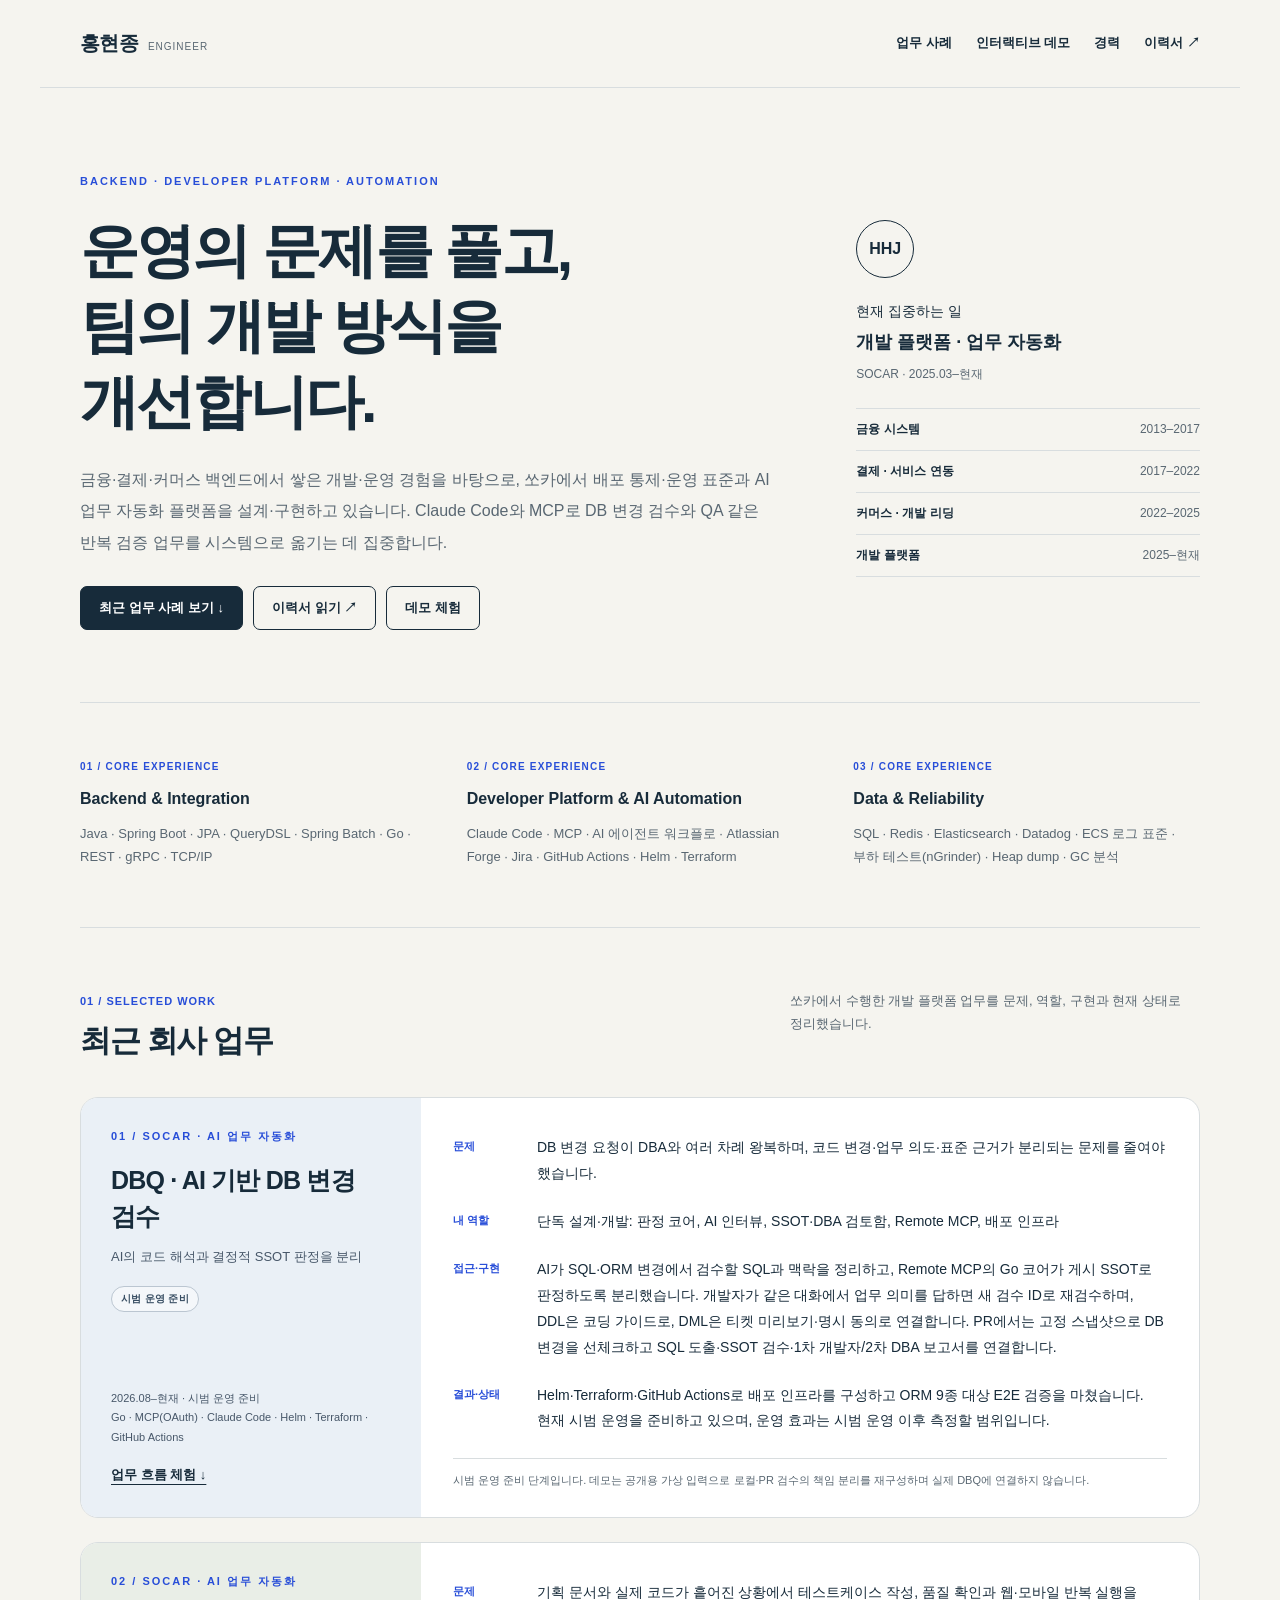
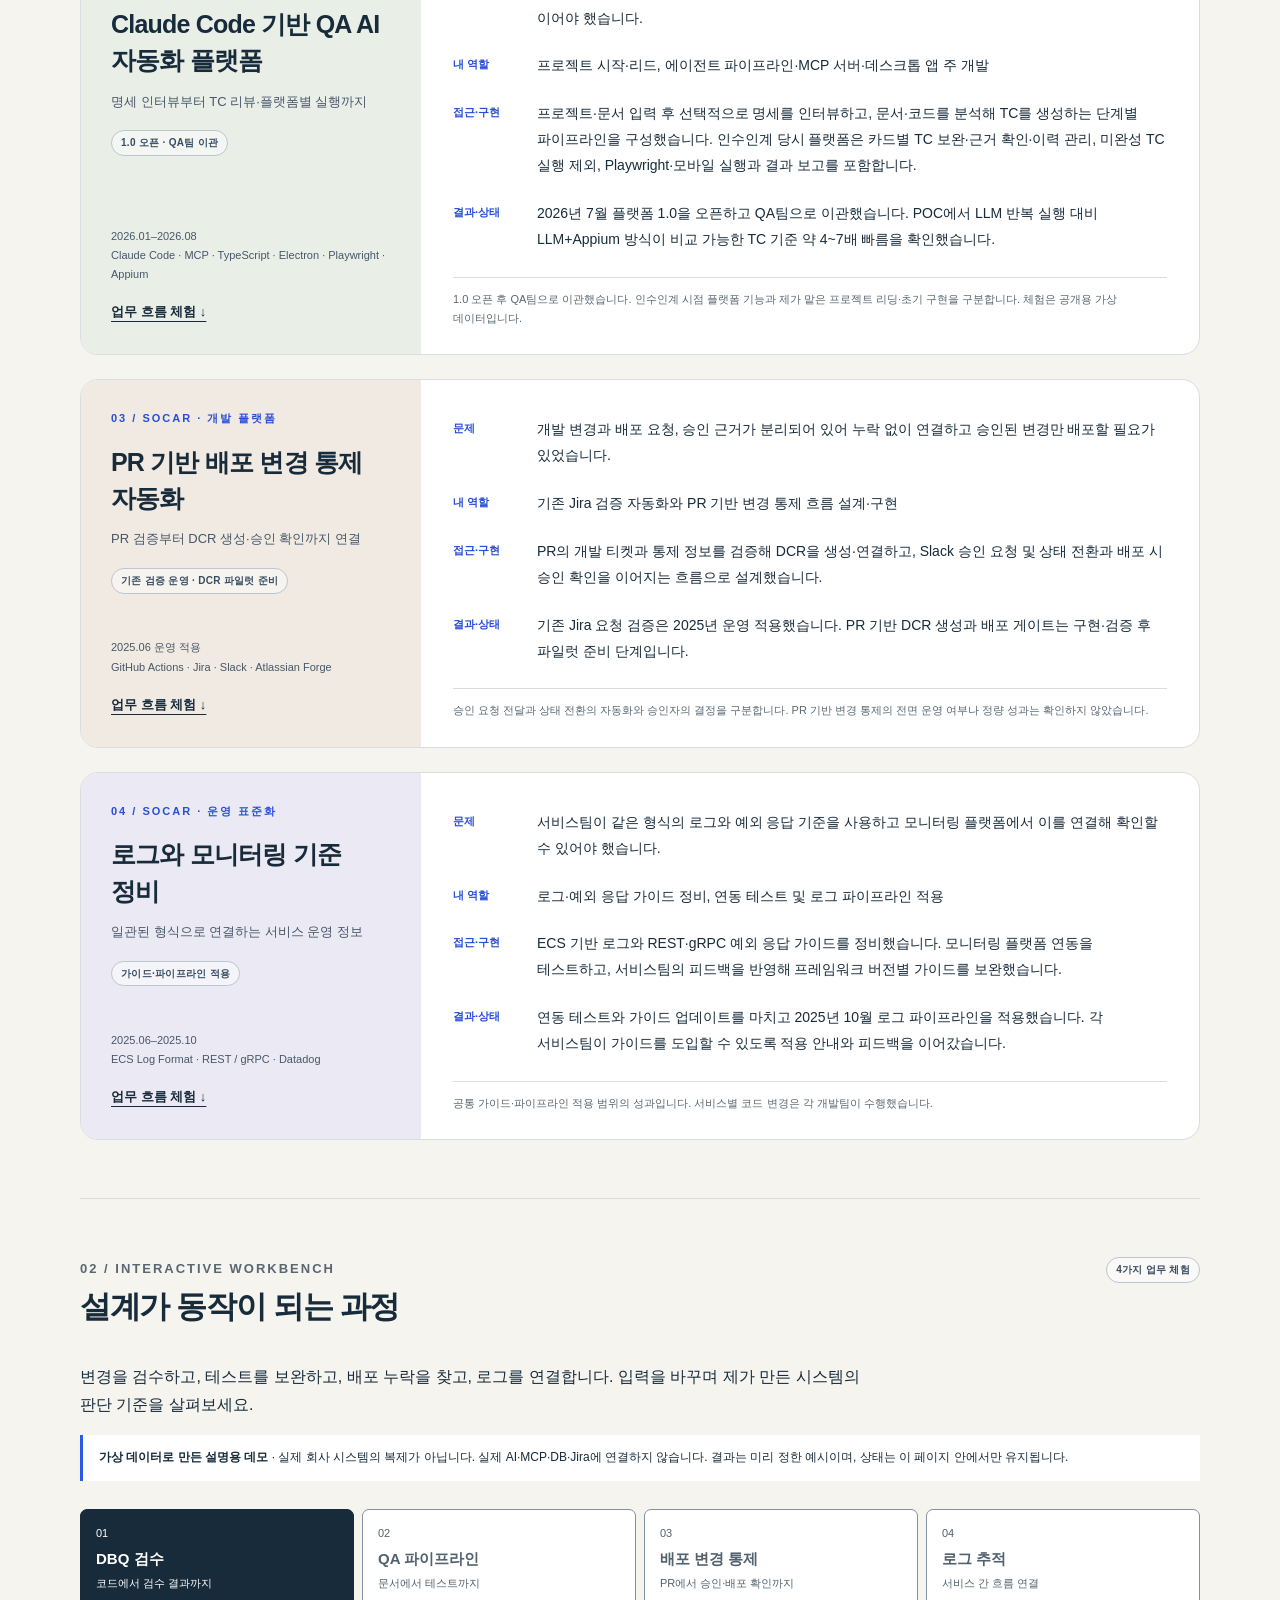
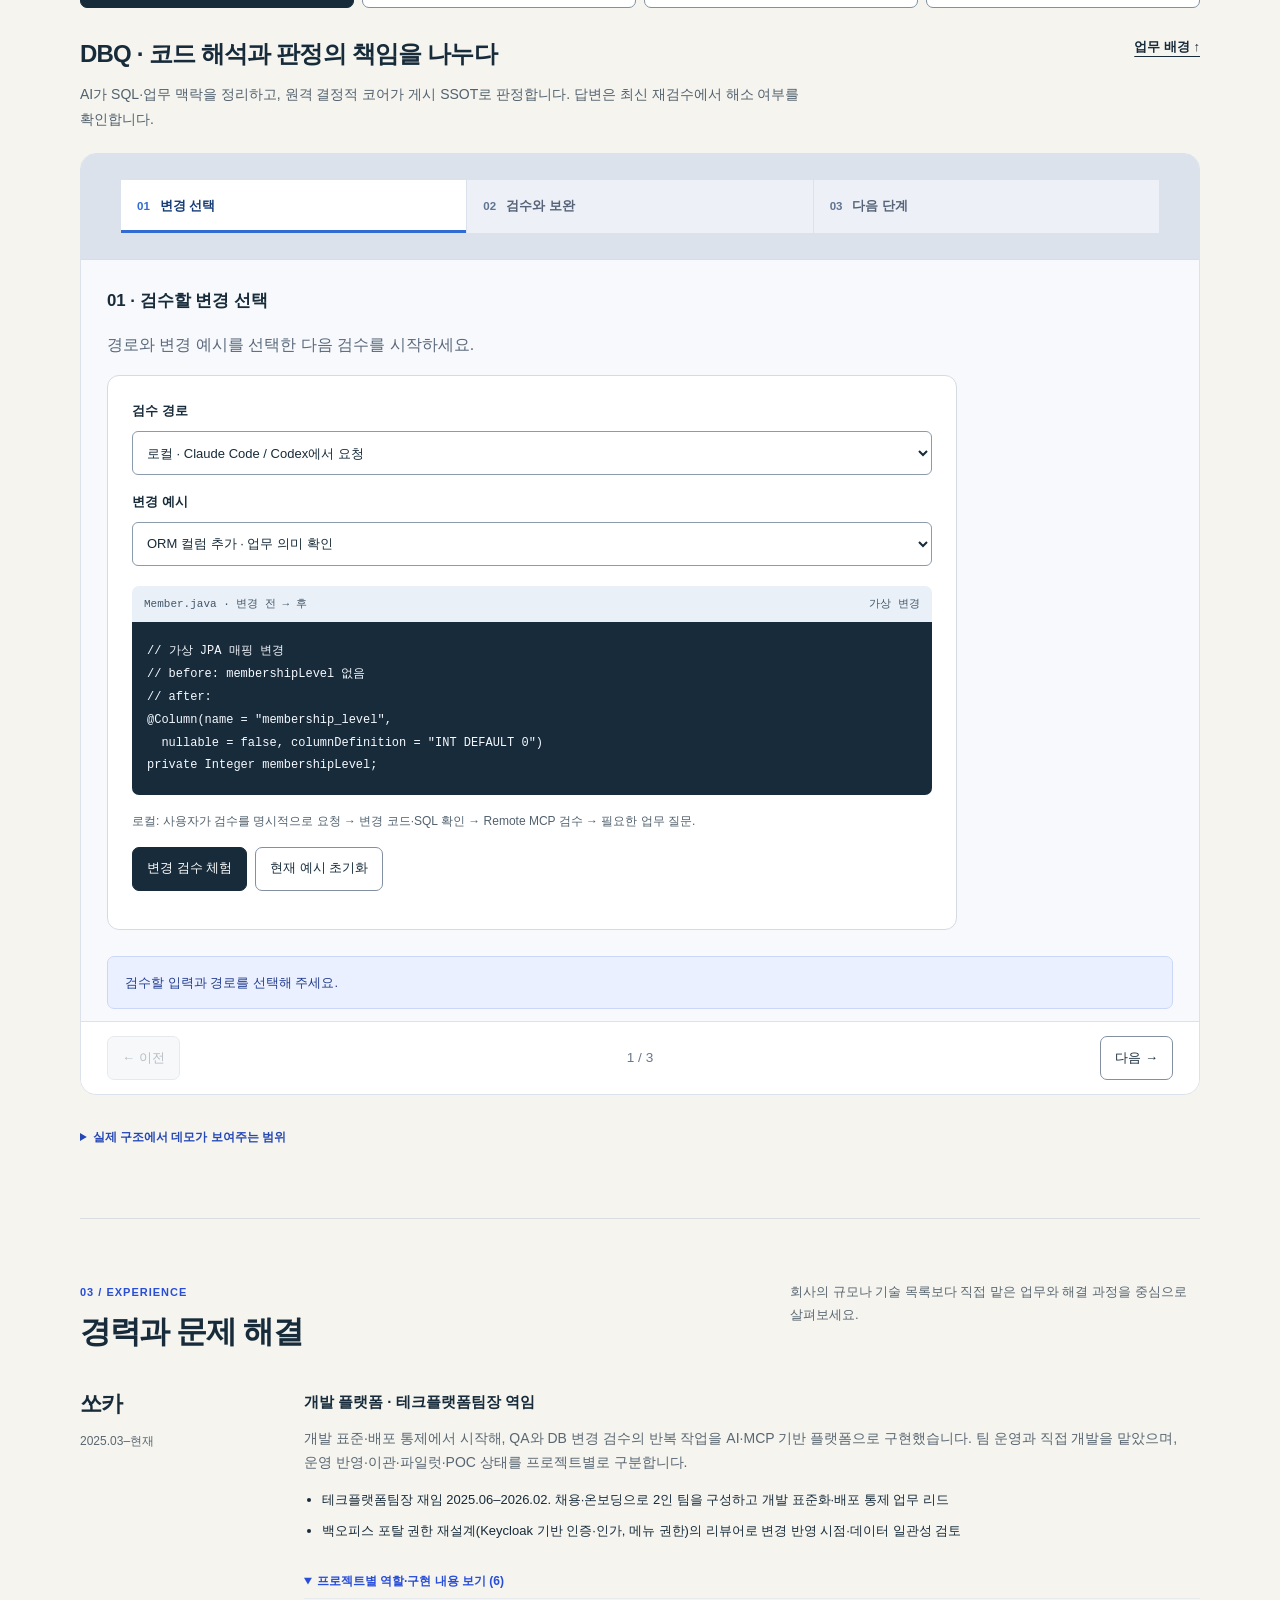
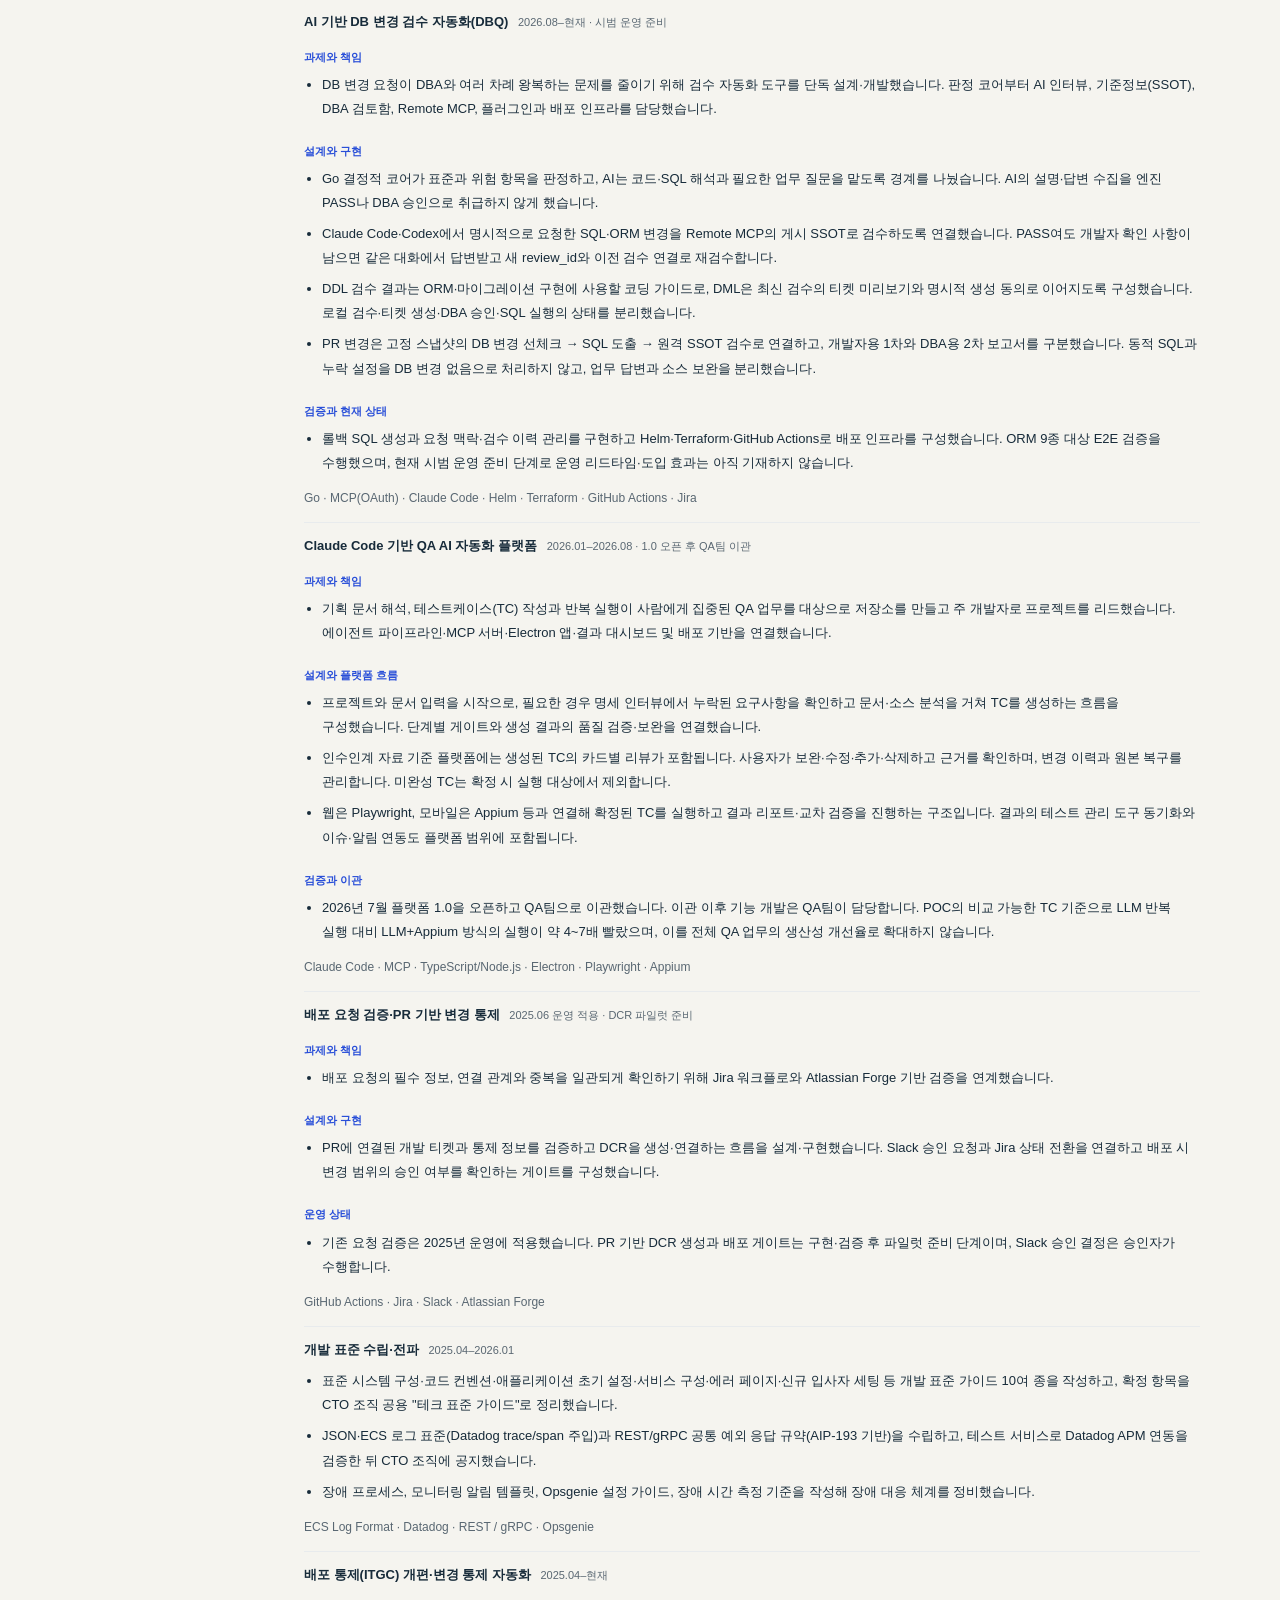
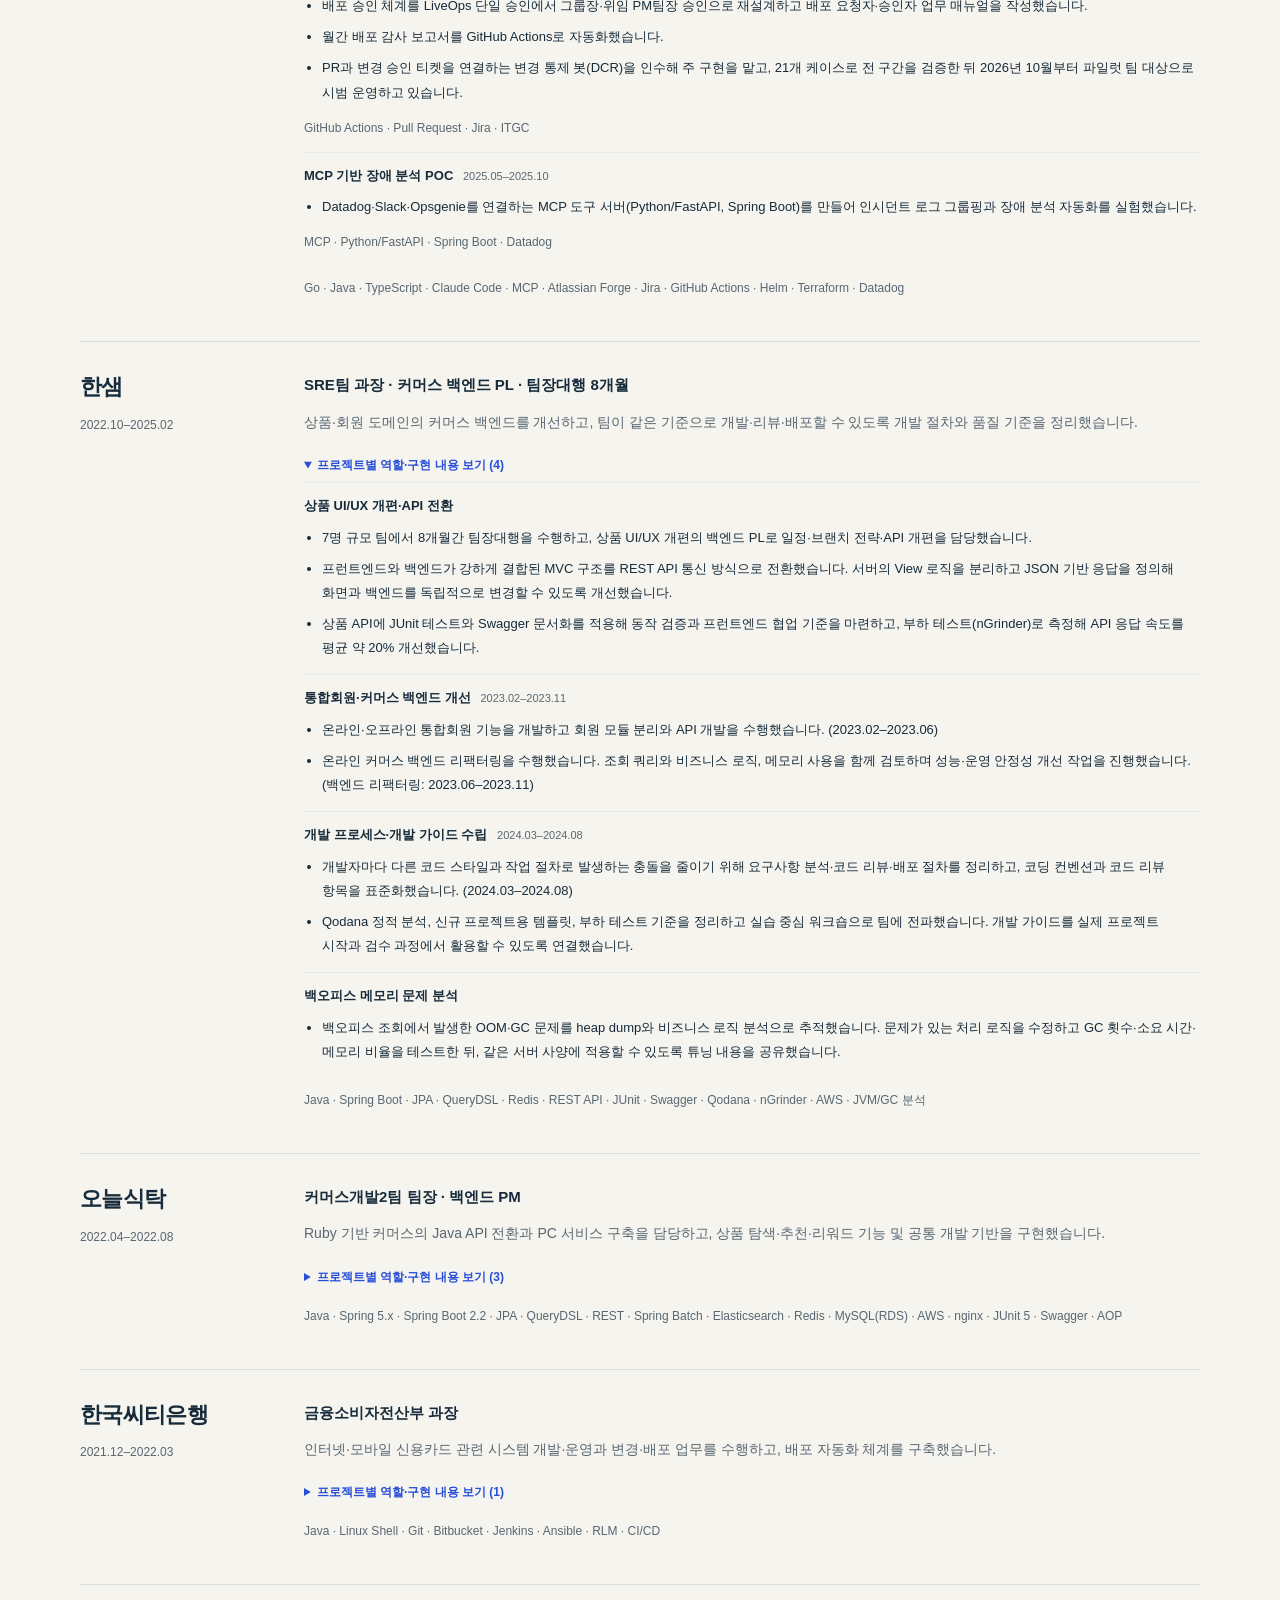
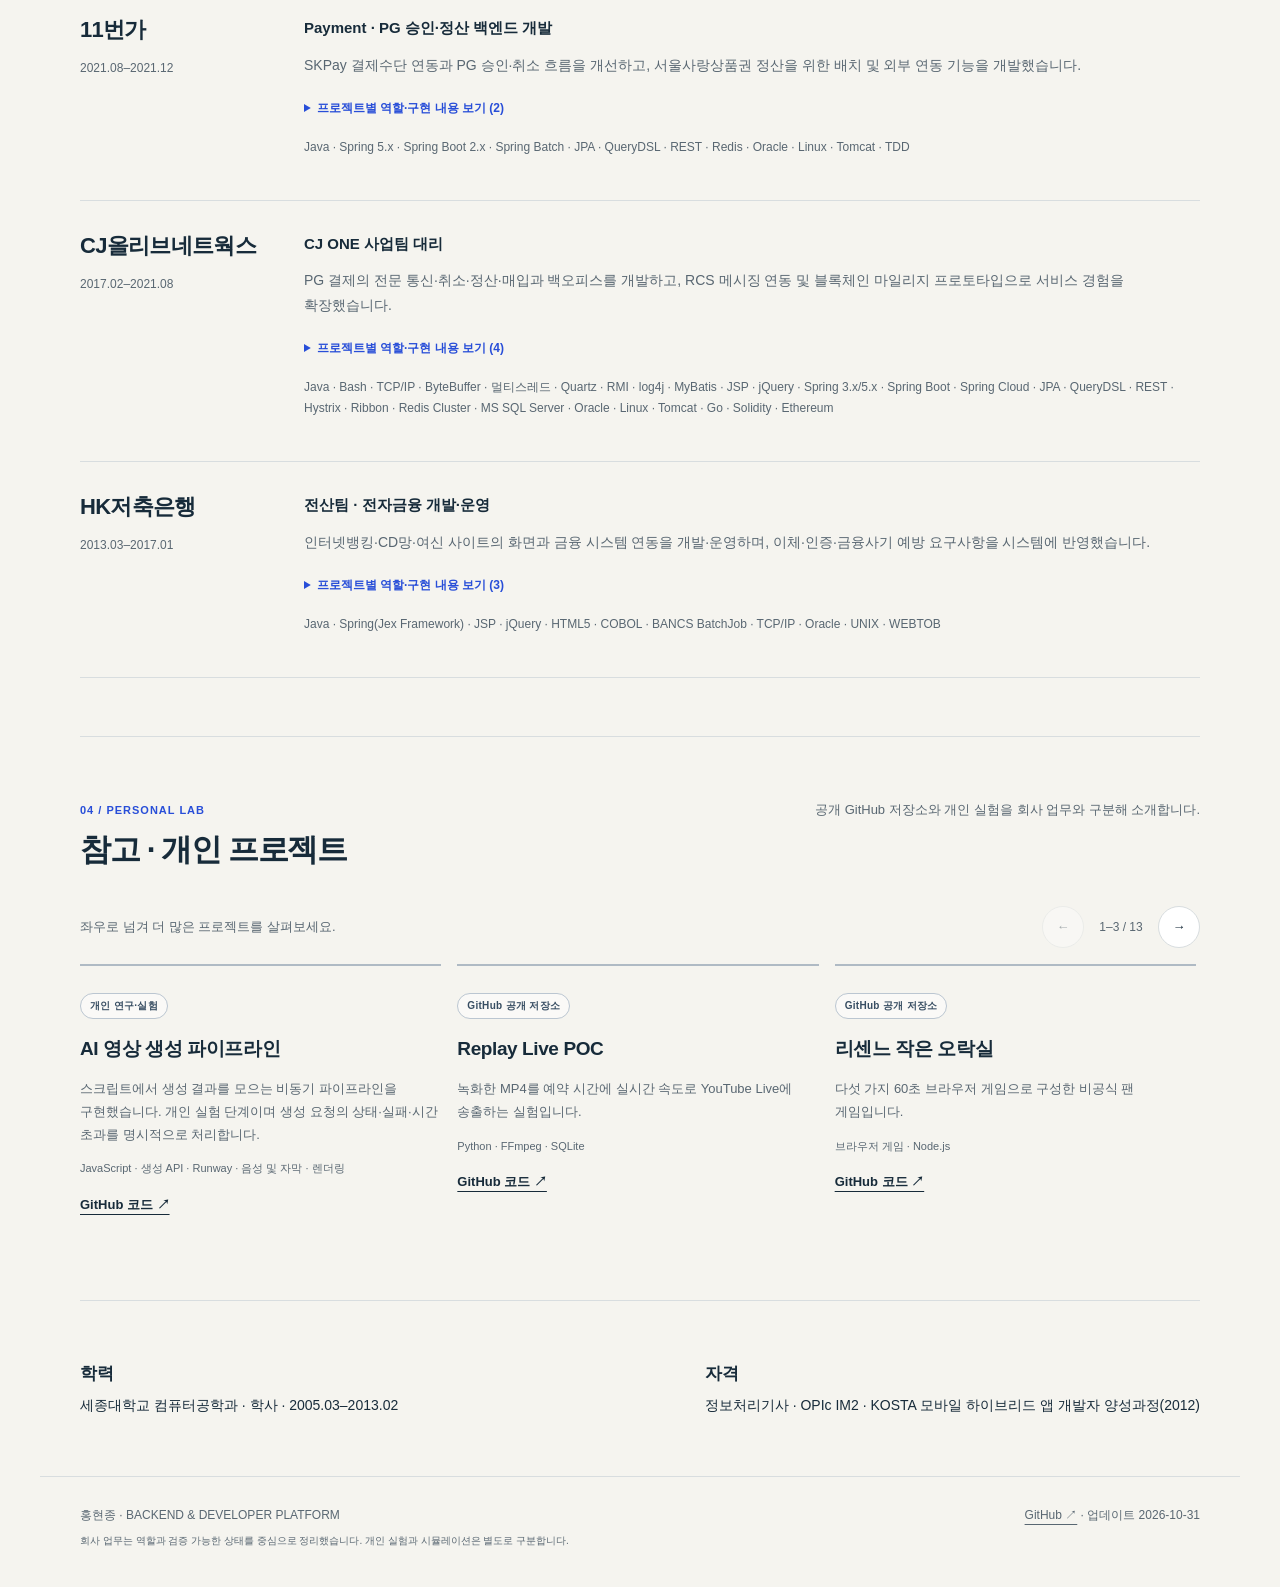
<file: index.html>
<!doctype html>
<html lang="ko"><head><meta charset="utf-8">
<meta name="viewport" content="width=device-width, initial-scale=1">
<meta name="description" content="홍현종의 백엔드·개발 플랫폼 경력. 쏘카 업무 사례와 금융·결제·커머스 개발 경험">
<meta name="color-scheme" content="light">
<title>홍현종 | Backend &amp; Developer Platform</title><link rel="stylesheet" href="styles.css?v=8af0456f02d2">
<link rel="stylesheet" href="templates/demo.css?v=7224b6412c42">
</head><body><a class="skip" href="#main">본문으로 이동</a><nav aria-label="주요 메뉴"><a class="brand" href="index.html">홍현종<small>ENGINEER</small></a><div class="links"><a href="#projects">업무 사례</a><a href="#demo">인터랙티브 데모</a><a href="#experience">경력</a><a href="resume.html">이력서 ↗</a></div></nav>
<main id="main"><section class="hero"><div><p class="eyebrow">Backend · Developer Platform · Automation</p><h1>운영의 문제를 풀고,<br>팀의 개발 방식을 개선합니다.</h1><p class="intro">금융·결제·커머스 백엔드에서 쌓은 개발·운영 경험을 바탕으로, 쏘카에서 배포 통제·운영 표준과 AI 업무 자동화 플랫폼을 설계·구현하고 있습니다. Claude Code와 MCP로 DB 변경 검수와 QA 같은 반복 검증 업무를 시스템으로 옮기는 데 집중합니다.</p><div class="buttons"><a class="button primary" href="#projects">최근 업무 사례 보기 ↓</a><a class="button" href="resume.html">이력서 읽기 ↗</a><a class="button" href="#demo">데모 체험</a></div></div><aside class="hero-aside" aria-label="경력 개요"><div class="portrait-mark" aria-hidden="true">HHJ</div><p class="current-role">현재 집중하는 일<strong>개발 플랫폼 · 업무 자동화</strong><span class="muted">SOCAR · 2025.03–현재</span></p><ol class="path"><li><strong>금융 시스템</strong><span>2013–2017</span></li><li><strong>결제 · 서비스 연동</strong><span>2017–2022</span></li><li><strong>커머스 · 개발 리딩</strong><span>2022–2025</span></li><li><strong>개발 플랫폼</strong><span>2025–현재</span></li></ol></aside></section>
<section class="section" aria-label="핵심 경험"><div class="skills"><div><span class="mini-label">01 / CORE EXPERIENCE</span><h3>Backend &amp; Integration</h3><p>Java · Spring Boot · JPA · QueryDSL · Spring Batch · Go · REST · gRPC · TCP/IP</p></div><div><span class="mini-label">02 / CORE EXPERIENCE</span><h3>Developer Platform &amp; AI Automation</h3><p>Claude Code · MCP · AI 에이전트 워크플로 · Atlassian Forge · Jira · GitHub Actions · Helm · Terraform</p></div><div><span class="mini-label">03 / CORE EXPERIENCE</span><h3>Data &amp; Reliability</h3><p>SQL · Redis · Elasticsearch · Datadog · ECS 로그 표준 · 부하 테스트(nGrinder) · Heap dump · GC 분석</p></div></div></section>
<section class="section" id="projects"><div class="section-title"><div><span class="section-no">01 / SELECTED WORK</span><h2>최근 회사 업무</h2></div><p>쏘카에서 수행한 개발 플랫폼 업무를 문제, 역할, 구현과 현재 상태로 정리했습니다.</p></div><div class="projects"><article class="project" id="db-review">
<div class="project-head"><span class="eyebrow">01 / SOCAR · AI 업무 자동화</span><h3>DBQ · AI 기반 DB 변경 검수</h3><p>AI의 코드 해석과 결정적 SSOT 판정을 분리</p><span class="pill">시범 운영 준비</span><p class="stack">2026.08–현재 · 시범 운영 준비<br>Go · MCP(OAuth) · Claude Code · Helm · Terraform · GitHub Actions</p><a data-open-demo="dbq" class="text-link" href="#demo">업무 흐름 체험 ↓</a></div>
<div class="project-body"><div class="case-row"><h4>문제</h4><p>DB 변경 요청이 DBA와 여러 차례 왕복하며, 코드 변경·업무 의도·표준 근거가 분리되는 문제를 줄여야 했습니다.</p></div><div class="case-row"><h4>내 역할</h4><p>단독 설계·개발: 판정 코어, AI 인터뷰, SSOT·DBA 검토함, Remote MCP, 배포 인프라</p></div><div class="case-row"><h4>접근·구현</h4><p>AI가 SQL·ORM 변경에서 검수할 SQL과 맥락을 정리하고, Remote MCP의 Go 코어가 게시 SSOT로 판정하도록 분리했습니다. 개발자가 같은 대화에서 업무 의미를 답하면 새 검수 ID로 재검수하며, DDL은 코딩 가이드로, DML은 티켓 미리보기·명시 동의로 연결합니다. PR에서는 고정 스냅샷으로 DB 변경을 선체크하고 SQL 도출·SSOT 검수·1차 개발자/2차 DBA 보고서를 연결합니다.</p></div><div class="case-row"><h4>결과·상태</h4><p>Helm·Terraform·GitHub Actions로 배포 인프라를 구성하고 ORM 9종 대상 E2E 검증을 마쳤습니다. 현재 시범 운영을 준비하고 있으며, 운영 효과는 시범 운영 이후 측정할 범위입니다.</p></div><p class="scope">시범 운영 준비 단계입니다. 데모는 공개용 가상 입력으로 로컬·PR 검수의 책임 분리를 재구성하며 실제 DBQ에 연결하지 않습니다.</p></div></article><article class="project" id="qa-platform">
<div class="project-head"><span class="eyebrow">02 / SOCAR · AI 업무 자동화</span><h3>Claude Code 기반 QA AI 자동화 플랫폼</h3><p>명세 인터뷰부터 TC 리뷰·플랫폼별 실행까지</p><span class="pill">1.0 오픈 · QA팀 이관</span><p class="stack">2026.01–2026.08<br>Claude Code · MCP · TypeScript · Electron · Playwright · Appium</p><a data-open-demo="qa" class="text-link" href="#demo">업무 흐름 체험 ↓</a></div>
<div class="project-body"><div class="case-row"><h4>문제</h4><p>기획 문서와 실제 코드가 흩어진 상황에서 테스트케이스 작성, 품질 확인과 웹·모바일 반복 실행을 이어야 했습니다.</p></div><div class="case-row"><h4>내 역할</h4><p>프로젝트 시작·리드, 에이전트 파이프라인·MCP 서버·데스크톱 앱 주 개발</p></div><div class="case-row"><h4>접근·구현</h4><p>프로젝트·문서 입력 후 선택적으로 명세를 인터뷰하고, 문서·코드를 분석해 TC를 생성하는 단계별 파이프라인을 구성했습니다. 인수인계 당시 플랫폼은 카드별 TC 보완·근거 확인·이력 관리, 미완성 TC 실행 제외, Playwright·모바일 실행과 결과 보고를 포함합니다.</p></div><div class="case-row"><h4>결과·상태</h4><p>2026년 7월 플랫폼 1.0을 오픈하고 QA팀으로 이관했습니다. POC에서 LLM 반복 실행 대비 LLM+Appium 방식이 비교 가능한 TC 기준 약 4~7배 빠름을 확인했습니다.</p></div><p class="scope">1.0 오픈 후 QA팀으로 이관했습니다. 인수인계 시점 플랫폼 기능과 제가 맡은 프로젝트 리딩·초기 구현을 구분합니다. 체험은 공개용 가상 데이터입니다.</p></div></article><article class="project" id="release-validation">
<div class="project-head"><span class="eyebrow">03 / SOCAR · 개발 플랫폼</span><h3>PR 기반 배포 변경 통제 자동화</h3><p>PR 검증부터 DCR 생성·승인 확인까지 연결</p><span class="pill">기존 검증 운영 · DCR 파일럿 준비</span><p class="stack">2025.06 운영 적용<br>GitHub Actions · Jira · Slack · Atlassian Forge</p><a data-open-demo="release" class="text-link" href="#demo">업무 흐름 체험 ↓</a></div>
<div class="project-body"><div class="case-row"><h4>문제</h4><p>개발 변경과 배포 요청, 승인 근거가 분리되어 있어 누락 없이 연결하고 승인된 변경만 배포할 필요가 있었습니다.</p></div><div class="case-row"><h4>내 역할</h4><p>기존 Jira 검증 자동화와 PR 기반 변경 통제 흐름 설계·구현</p></div><div class="case-row"><h4>접근·구현</h4><p>PR의 개발 티켓과 통제 정보를 검증해 DCR을 생성·연결하고, Slack 승인 요청 및 상태 전환과 배포 시 승인 확인을 이어지는 흐름으로 설계했습니다.</p></div><div class="case-row"><h4>결과·상태</h4><p>기존 Jira 요청 검증은 2025년 운영 적용했습니다. PR 기반 DCR 생성과 배포 게이트는 구현·검증 후 파일럿 준비 단계입니다.</p></div><p class="scope">승인 요청 전달과 상태 전환의 자동화와 승인자의 결정을 구분합니다. PR 기반 변경 통제의 전면 운영 여부나 정량 성과는 확인하지 않았습니다.</p></div></article><article class="project" id="logging-standards">
<div class="project-head"><span class="eyebrow">04 / SOCAR · 운영 표준화</span><h3>로그와 모니터링 기준 정비</h3><p>일관된 형식으로 연결하는 서비스 운영 정보</p><span class="pill">가이드·파이프라인 적용</span><p class="stack">2025.06–2025.10<br>ECS Log Format · REST / gRPC · Datadog</p><a data-open-demo="logs" class="text-link" href="#demo">업무 흐름 체험 ↓</a></div>
<div class="project-body"><div class="case-row"><h4>문제</h4><p>서비스팀이 같은 형식의 로그와 예외 응답 기준을 사용하고 모니터링 플랫폼에서 이를 연결해 확인할 수 있어야 했습니다.</p></div><div class="case-row"><h4>내 역할</h4><p>로그·예외 응답 가이드 정비, 연동 테스트 및 로그 파이프라인 적용</p></div><div class="case-row"><h4>접근·구현</h4><p>ECS 기반 로그와 REST·gRPC 예외 응답 가이드를 정비했습니다. 모니터링 플랫폼 연동을 테스트하고, 서비스팀의 피드백을 반영해 프레임워크 버전별 가이드를 보완했습니다.</p></div><div class="case-row"><h4>결과·상태</h4><p>연동 테스트와 가이드 업데이트를 마치고 2025년 10월 로그 파이프라인을 적용했습니다. 각 서비스팀이 가이드를 도입할 수 있도록 적용 안내와 피드백을 이어갔습니다.</p></div><p class="scope">공통 가이드·파이프라인 적용 범위의 성과입니다. 서비스별 코드 변경은 각 개발팀이 수행했습니다.</p></div></article></div></section>
<section class="section review-demo" id="demo" aria-labelledby="demo-title">
  <div class="section-title"><div><p class="eyebrow">02 / INTERACTIVE WORKBENCH</p><h2 id="demo-title">설계가 동작이 되는 과정</h2></div><span class="pill">4가지 업무 체험</span></div>
  <p class="demo-intro">변경을 검수하고, 테스트를 보완하고, 배포 누락을 찾고, 로그를 연결합니다. 입력을 바꾸며 제가 만든 시스템의 판단 기준을 살펴보세요.</p>
  <p class="demo-disclaimer"><strong>가상 데이터로 만든 설명용 데모</strong> · 실제 회사 시스템의 복제가 아닙니다. 실제 AI·MCP·DB·Jira에 연결하지 않습니다. 결과는 미리 정한 예시이며, 상태는 이 페이지 안에서만 유지됩니다.</p>
  <noscript><p>JavaScript를 켜면 4가지 업무 흐름을 체험할 수 있습니다. DBQ의 실제 구조는 위 업무 사례와 이력서에도 설명되어 있습니다.</p></noscript>
  <div data-demo-app hidden>
    <div class="workbench-tabs" role="tablist" aria-label="업무 데모 선택">
      <button id="tab-dbq" role="tab" aria-controls="panel-dbq" aria-selected="true" tabindex="0" data-tab="dbq">01 <strong>DBQ 검수</strong><span>코드에서 검수 결과까지</span></button>
      <button id="tab-qa" role="tab" aria-controls="panel-qa" aria-selected="false" tabindex="-1" data-tab="qa">02 <strong>QA 파이프라인</strong><span>문서에서 테스트까지</span></button>
      <button id="tab-release" role="tab" aria-controls="panel-release" aria-selected="false" tabindex="-1" data-tab="release">03 <strong>배포 변경 통제</strong><span>PR에서 승인·배포 확인까지</span></button>
      <button id="tab-logs" role="tab" aria-controls="panel-logs" aria-selected="false" tabindex="-1" data-tab="logs">04 <strong>로그 추적</strong><span>서비스 간 흐름 연결</span></button>
    </div>
    <section id="panel-dbq" role="tabpanel" aria-labelledby="tab-dbq" tabindex="0">
      <header class="workbench-header"><div><h3>DBQ · 코드 해석과 판정의 책임을 나누다</h3><p>AI가 SQL·업무 맥락을 정리하고, 원격 결정적 코어가 게시 SSOT로 판정합니다. 답변은 최신 재검수에서 해소 여부를 확인합니다.</p></div><a href="#db-review" class="text-link">업무 배경 ↑</a></header>
      <div class="step-workbench" data-wizard="dbq">
<nav class="step-tabs" aria-label="DBQ 진행 단계"><button type="button" data-step-target="0"><span>01</span><strong>변경 선택</strong></button><button type="button" data-step-target="1"><span>02</span><strong>검수와 보완</strong></button><button type="button" data-step-target="2"><span>03</span><strong>다음 단계</strong></button></nav>
        <section class="step-panel" data-step="0"><h4>01 · 검수할 변경 선택</h4><p>경로와 변경 예시를 선택한 다음 검수를 시작하세요.</p><div class="demo-source"><label for="dbq-mode">검수 경로</label><select id="dbq-mode"><option value="local">로컬 · Claude Code / Codex에서 요청</option><option value="pr">PR · 고정된 변경 스냅샷 분석</option></select>
          <label for="dbq-scenario">변경 예시</label><select id="dbq-scenario"><option value="schema">ORM 컬럼 추가 · 업무 의미 확인</option><option value="dml">데이터 수정 · 기대값 확인</option><option value="unknown">동적 SQL · 도출 근거 부족</option><option value="none">문서 수정 · DB 변경 없음</option></select>
          <div class="demo-code-header"><span id="dbq-file"></span><span>가상 변경</span></div><pre class="demo-code"><code id="dbq-input"></code></pre><p class="demo-small" id="dbq-path-note"></p><div class="demo-actions"><button type="button" class="primary" id="dbq-run">변경 검수 체험 →</button><button type="button" id="dbq-reset">현재 예시 초기화</button></div></div></section>
        <section class="step-panel" data-step="1" hidden><h4>02 · 검수 결과와 보완</h4><div class="demo-review"><div class="demo-review-head"><h4>검수 결과</h4><span class="demo-badge" id="dbq-badge">검수 전</span></div><div class="demo-metrics"><div><span>엔진 판정</span><strong id="dbq-verdict">—</strong></div><div><span>개발자 확인</span><strong id="dbq-pending">—</strong></div><div><span>DBA 확인</span><strong id="dbq-dba">별도</strong></div></div>
          <p id="dbq-summary">변경을 선택하고 검수를 시작하세요.</p><pre class="demo-code" id="dbq-result"></pre><p id="dbq-binding" class="demo-small"></p>
          <div id="dbq-answer-panel" hidden><label for="dbq-answer">개발자 업무 답변</label><select id="dbq-answer"><option value="">아직 확인하지 못했습니다</option><option value="vague">문제없습니다. 승인합니다.</option><option value="fact">준비된 가상 업무 근거로 답변</option></select><p class="demo-small" id="dbq-answer-help"></p><button id="dbq-rerun" type="button">답변 반영 후 재검수</button></div>
          <div id="dbq-source-panel" hidden><p class="demo-small">동적 조건의 실제 분기와 대상 DB를 확인해야 SQL을 확정할 수 있습니다.</p><button id="dbq-source" type="button">가상 소스·설정 보완하기</button></div></div></section>
        <section class="step-panel" data-step="2" hidden><h4>03 · 다음 단계</h4><div class="demo-review"><div class="demo-principle"><strong>코어 PASS + 개발자 확인 0건</strong><p>로컬 검수 완료 기준입니다. PR 자동 검수·DBA 승인·운영 DB 실행을 대신하지 않습니다.</p></div><p>검수와 업무 확인이 끝나면 변경 유형에 맞는 다음 단계를 확인할 수 있습니다.</p><div id="dbq-next-panel" hidden><button id="dbq-next" type="button"></button><p id="dbq-next-result" class="demo-small"></p></div></div></section>
        <p class="demo-feedback" id="dbq-status" role="status" aria-live="polite" aria-atomic="true">검수할 입력과 경로를 선택해 주세요.</p>
<div class="step-actions"><button type="button" data-step-prev>← 이전</button><span data-step-progress aria-live="polite"></span><button type="button" data-step-next>다음 →</button></div>      </div>
      <details class="architecture"><summary>실제 구조에서 데모가 보여주는 범위</summary><ul><li>로컬은 사용자가 명시적으로 요청합니다. 코드를 편집하거나 커밋했다는 이유만으로 검수를 시작하지 않습니다.</li><li>AI의 SQL 도출 결과와 Remote MCP 코어 판정은 다릅니다. 불확실한 SQL은 소스 보완이 필요합니다.</li><li>개발자 질문과 DBA의 승인 전·실행 전 확인을 구분합니다. ‘승인합니다’라는 말로 업무 근거를 대신하지 않습니다.</li><li>DDL은 코딩 가이드, DML은 최신 검수의 티켓 미리보기와 생성 동의로 이어집니다. PR 검수는 별도 실행이며 이전 로컬 PASS를 복사하지 않습니다.</li></ul></details>
    </section>
    <section id="panel-qa" role="tabpanel" aria-labelledby="tab-qa" tabindex="0" hidden>
      <header class="workbench-header"><div><h3>QA 자동화 스튜디오</h3><p>원본 목업을 직접 체험해 보세요. 회사 내부 설치·권한 안내는 공개 화면에서 제외했습니다.</p></div><a class="text-link" href="qa-reference.html?v=b843fe03f190" target="_blank" rel="noopener">목업 크게 열기 ↗</a></header>
      <iframe class="qa-reference" src="qa-reference.html?v=b843fe03f190" title="QA 자동화 스튜디오 원본 목업" sandbox="allow-scripts" loading="lazy"></iframe>
    </section>
    <section id="panel-release" role="tabpanel" aria-labelledby="tab-release" tabindex="0" hidden>
      <header class="workbench-header"><div><h3>배포 변경 통제 · PR에서 승인 확인까지</h3><p>개발 PR의 통제 정보를 확인하고 배포 요청·승인·배포 게이트로 연결하는 흐름을 체험합니다.</p></div><a class="text-link" href="#release-validation">업무 배경 ↑</a></header>
      <div class="step-workbench" data-wizard="release" style="--step-count:5">
        <nav class="step-tabs" aria-label="배포 변경 통제 단계"><button type="button" data-step-target="0"><span>01</span><strong>PR 생성</strong></button><button type="button" data-step-target="1"><span>02</span><strong>GitHub 검사</strong></button><button type="button" data-step-target="2"><span>03</span><strong>DCR 생성</strong></button><button type="button" data-step-target="3"><span>04</span><strong>Slack 승인</strong></button><button type="button" data-step-target="4"><span>05</span><strong>배포 게이트</strong></button></nav>
        <section class="step-panel" data-step="0"><h4>01 · 개발팀 PR 생성</h4><div class="demo-source"><label for="release-linked">연결할 개발 티켓 예시</label><select id="release-linked"><option value="ready">상위 개발 티켓 · 통제 정보 준비</option><option value="missing">상위 개발 티켓 누락</option><option value="incomplete">개발 티켓 · 필수 통제 정보 누락</option></select><p class="demo-small">PR의 개발 티켓과 통제 정보는 가상의 예시입니다.</p><div class="demo-actions"><button type="button" class="primary" id="release-pr">가상 PR 생성 →</button><button type="button" id="release-reset">처음부터</button></div></div></section>
        <section class="step-panel" data-step="1" hidden><h4>02 · GitHub 검사</h4><div class="demo-review"><p>PR에 연결된 개발 티켓과 필수 통제 정보를 검사합니다.</p><ul id="release-results"><li>가상 PR을 생성하면 검사할 수 있습니다.</li></ul><button type="button" class="primary" id="release-check">검사 실행 →</button></div></section>
        <section class="step-panel" data-step="2" hidden><h4>03 · DCR 자동 생성</h4><div class="demo-review"><p>검사에 통과하면 개발 티켓의 통제 정보를 모아 배포 변경 요청을 생성·연결합니다.</p><pre id="release-dcr" class="demo-code">DCR 생성 전</pre><button type="button" class="primary" id="release-create">자동 생성 결과 확인 →</button></div></section>
        <section class="step-panel" data-step="3" hidden><h4>04 · Slack 승인 요청과 처리</h4><div class="demo-review"><p>승인 요청을 Slack으로 전달하고 승인자의 선택에 따라 Jira 상태 전환을 처리합니다.</p><pre id="release-notice" class="demo-code">승인 요청 전</pre><div class="demo-actions"><button type="button" class="primary" id="release-approve">승인자 역할로 승인 →</button></div><p class="demo-small">Slack 요청 전달·상태 전환은 자동화되며, 승인 결정은 승인자가 합니다.</p></div></section>
        <section class="step-panel" data-step="4" hidden><h4>05 · 배포 시 승인 확인</h4><div class="demo-review"><p>배포 범위의 PR에 연결된 DCR 승인을 확인하고 미승인 또는 변경된 요청은 차단하는 예시입니다.</p><button type="button" id="release-gate">배포 게이트 확인</button><pre id="release-gate-result" class="demo-code">확인 전</pre><p class="demo-small">이 체험은 가상이며 실제 GitHub·Jira·Slack이나 배포 시스템에 연결하지 않습니다.</p></div></section>
        <p id="release-status" class="demo-feedback" role="status" aria-live="polite" aria-atomic="true">개발 티켓을 선택하고 가상 PR을 생성하세요.</p><div class="step-actions"><button type="button" data-step-prev>← 이전</button><span data-step-progress aria-live="polite"></span><button type="button" data-step-next>다음 →</button></div>
      </div>
    </section>
    <section id="panel-logs" role="tabpanel" aria-labelledby="tab-logs" tabindex="0" hidden>
      <header class="workbench-header"><div><h3>로그 · 제각각인 기록을 공통 언어로</h3><p>서로 다른 서비스 로그를 공통 필드로 정리하고, 같은 기준으로 요청 흐름을 살펴보세요.</p></div><a class="text-link" href="#logging-standards">업무 배경 ↑</a></header>
      <div class="step-workbench" data-wizard="logs">
        <nav class="step-tabs" aria-label="로그 표준화 진행 단계"><button type="button" data-step-target="0"><span>01</span><strong>서비스별 로그</strong></button><button type="button" data-step-target="1"><span>02</span><strong>공통 규격 적용</strong></button><button type="button" data-step-target="2"><span>03</span><strong>검색·추적 체험</strong></button></nav>
        <section class="step-panel" data-step="0"><h4>01 · 서비스마다 다른 기록</h4><p>같은 요청도 서비스별 필드 이름과 메시지 형식이 달라 일관된 검색이 어렵습니다.</p><div class="demo-review"><h4>가상 서비스 로그</h4><pre id="logs-before" class="demo-code"></pre><p class="demo-small">예시에서는 요청 식별자가 각각 traceId, trace, trace_id로 기록됩니다.</p><button id="logs-reset" type="button">처음부터 보기</button></div></section>
        <section class="step-panel" data-step="1" hidden><h4>02 · 공통 규격 적용</h4><p>필드 이름과 구조를 공통 규격으로 맞추는 예시입니다. 개별 서비스의 메시지는 유지합니다.</p><div class="demo-review"><div class="log-mapping"><div><strong>요청 식별자</strong><span>traceId / trace / trace_id → trace.id</span></div><div><strong>서비스</strong><span>app / service / svc → service.name</span></div><div><strong>심각도</strong><span>level / severity / lvl → log.level</span></div></div><label for="logs-format">미리보기 형식</label><select id="logs-format"><option value="raw">서비스별 기존 형식</option><option value="ecs">공통 JSON / ECS 예시</option></select><p class="demo-small">공통 필드와 예외 응답 형식을 서비스에 전파하는 구조를 가상 데이터로 보여줍니다.</p><button type="button" class="primary" id="logs-apply">공통 형식 적용하고 추적 →</button></div></section>
        <section class="step-panel" data-step="2" hidden><h4>03 · 같은 기준으로 검색과 추적</h4><div class="demo-review"><label for="logs-trace">추적할 가상 요청</label><select id="logs-trace"><option value="all">전체 · 서로 섞인 3개 이벤트</option><option value="trace-order">주문 요청 · trace-order</option><option value="trace-search">검색 요청 · trace-search</option></select><p id="logs-explanation" class="log-insight"></p><h4 id="logs-count">이벤트 3건</h4><pre id="logs-output" class="demo-code"></pre><label for="logs-protocol">예외 응답 예시</label><select id="logs-protocol"><option value="rest">REST</option><option value="grpc">gRPC</option></select><pre id="logs-error" class="demo-code"></pre><div class="demo-principle"><strong>표준화 후 확인할 수 있는 효과</strong><p>같은 필드로 서비스 로그를 묶고, 하나의 요청을 따라가며 오류 지점을 찾을 수 있습니다. 예시는 가상이며 실제 장애 조회나 측정된 성과 수치는 아닙니다.</p></div></div></section>
        <p id="logs-status" class="demo-feedback" role="status" aria-live="polite" aria-atomic="true">서비스별 기록을 확인하고 공통 규격을 적용해 보세요.</p>
        <div class="step-actions"><button type="button" data-step-prev>← 이전</button><span data-step-progress aria-live="polite"></span><button type="button" data-step-next>다음 →</button></div>
      </div>
    </section>
  </div>
</section>

<section class="section" id="experience"><div class="section-title"><div><span class="section-no">03 / EXPERIENCE</span><h2>경력과 문제 해결</h2></div><p>회사의 규모나 기술 목록보다 직접 맡은 업무와 해결 과정을 중심으로 살펴보세요.</p></div><article class="career" id="career-0"><div><h3>쏘카</h3><span class="muted">2025.03–현재</span></div><div><p class="role">개발 플랫폼 · 테크플랫폼팀장 역임</p><p class="career-summary">개발 표준·배포 통제에서 시작해, QA와 DB 변경 검수의 반복 작업을 AI·MCP 기반 플랫폼으로 구현했습니다. 팀 운영과 직접 개발을 맡았으며, 운영 반영·이관·파일럿·POC 상태를 프로젝트별로 구분합니다.</p><ul><li>테크플랫폼팀장 재임 2025.06–2026.02. 채용·온보딩으로 2인 팀을 구성하고 개발 표준화·배포 통제 업무 리드</li><li>백오피스 포탈 권한 재설계(Keycloak 기반 인증·인가, 메뉴 권한)의 리뷰어로 변경 반영 시점·데이터 일관성 검토</li></ul><details open><summary>프로젝트별 역할·구현 내용 보기 (6)</summary><section class="career-project"><h4>AI 기반 DB 변경 검수 자동화(DBQ) <span class="period">2026.08–현재 · 시범 운영 준비</span></h4><div class="career-detail"><h5>과제와 책임</h5><ul><li>DB 변경 요청이 DBA와 여러 차례 왕복하는 문제를 줄이기 위해 검수 자동화 도구를 단독 설계·개발했습니다. 판정 코어부터 AI 인터뷰, 기준정보(SSOT), DBA 검토함, Remote MCP, 플러그인과 배포 인프라를 담당했습니다.</li></ul></div><div class="career-detail"><h5>설계와 구현</h5><ul><li>Go 결정적 코어가 표준과 위험 항목을 판정하고, AI는 코드·SQL 해석과 필요한 업무 질문을 맡도록 경계를 나눴습니다. AI의 설명·답변 수집을 엔진 PASS나 DBA 승인으로 취급하지 않게 했습니다.</li><li>Claude Code·Codex에서 명시적으로 요청한 SQL·ORM 변경을 Remote MCP의 게시 SSOT로 검수하도록 연결했습니다. PASS여도 개발자 확인 사항이 남으면 같은 대화에서 답변받고 새 review_id와 이전 검수 연결로 재검수합니다.</li><li>DDL 검수 결과는 ORM·마이그레이션 구현에 사용할 코딩 가이드로, DML은 최신 검수의 티켓 미리보기와 명시적 생성 동의로 이어지도록 구성했습니다. 로컬 검수·티켓 생성·DBA 승인·SQL 실행의 상태를 분리했습니다.</li><li>PR 변경은 고정 스냅샷의 DB 변경 선체크 → SQL 도출 → 원격 SSOT 검수로 연결하고, 개발자용 1차와 DBA용 2차 보고서를 구분했습니다. 동적 SQL과 누락 설정을 DB 변경 없음으로 처리하지 않고, 업무 답변과 소스 보완을 분리했습니다.</li></ul></div><div class="career-detail"><h5>검증과 현재 상태</h5><ul><li>롤백 SQL 생성과 요청 맥락·검수 이력 관리를 구현하고 Helm·Terraform·GitHub Actions로 배포 인프라를 구성했습니다. ORM 9종 대상 E2E 검증을 수행했으며, 현재 시범 운영 준비 단계로 운영 리드타임·도입 효과는 아직 기재하지 않습니다.</li></ul></div><p>Go · MCP(OAuth) · Claude Code · Helm · Terraform · GitHub Actions · Jira</p></section><section class="career-project"><h4>Claude Code 기반 QA AI 자동화 플랫폼 <span class="period">2026.01–2026.08 · 1.0 오픈 후 QA팀 이관</span></h4><div class="career-detail"><h5>과제와 책임</h5><ul><li>기획 문서 해석, 테스트케이스(TC) 작성과 반복 실행이 사람에게 집중된 QA 업무를 대상으로 저장소를 만들고 주 개발자로 프로젝트를 리드했습니다. 에이전트 파이프라인·MCP 서버·Electron 앱·결과 대시보드 및 배포 기반을 연결했습니다.</li></ul></div><div class="career-detail"><h5>설계와 플랫폼 흐름</h5><ul><li>프로젝트와 문서 입력을 시작으로, 필요한 경우 명세 인터뷰에서 누락된 요구사항을 확인하고 문서·소스 분석을 거쳐 TC를 생성하는 흐름을 구성했습니다. 단계별 게이트와 생성 결과의 품질 검증·보완을 연결했습니다.</li><li>인수인계 자료 기준 플랫폼에는 생성된 TC의 카드별 리뷰가 포함됩니다. 사용자가 보완·수정·추가·삭제하고 근거를 확인하며, 변경 이력과 원본 복구를 관리합니다. 미완성 TC는 확정 시 실행 대상에서 제외합니다.</li><li>웹은 Playwright, 모바일은 Appium 등과 연결해 확정된 TC를 실행하고 결과 리포트·교차 검증을 진행하는 구조입니다. 결과의 테스트 관리 도구 동기화와 이슈·알림 연동도 플랫폼 범위에 포함됩니다.</li></ul></div><div class="career-detail"><h5>검증과 이관</h5><ul><li>2026년 7월 플랫폼 1.0을 오픈하고 QA팀으로 이관했습니다. 이관 이후 기능 개발은 QA팀이 담당합니다. POC의 비교 가능한 TC 기준으로 LLM 반복 실행 대비 LLM+Appium 방식의 실행이 약 4~7배 빨랐으며, 이를 전체 QA 업무의 생산성 개선율로 확대하지 않습니다.</li></ul></div><p>Claude Code · MCP · TypeScript/Node.js · Electron · Playwright · Appium</p></section><section class="career-project"><h4>배포 요청 검증·PR 기반 변경 통제 <span class="period">2025.06 운영 적용 · DCR 파일럿 준비</span></h4><div class="career-detail"><h5>과제와 책임</h5><ul><li>배포 요청의 필수 정보, 연결 관계와 중복을 일관되게 확인하기 위해 Jira 워크플로와 Atlassian Forge 기반 검증을 연계했습니다.</li></ul></div><div class="career-detail"><h5>설계와 구현</h5><ul><li>PR에 연결된 개발 티켓과 통제 정보를 검증하고 DCR을 생성·연결하는 흐름을 설계·구현했습니다. Slack 승인 요청과 Jira 상태 전환을 연결하고 배포 시 변경 범위의 승인 여부를 확인하는 게이트를 구성했습니다.</li></ul></div><div class="career-detail"><h5>운영 상태</h5><ul><li>기존 요청 검증은 2025년 운영에 적용했습니다. PR 기반 DCR 생성과 배포 게이트는 구현·검증 후 파일럿 준비 단계이며, Slack 승인 결정은 승인자가 수행합니다.</li></ul></div><p>GitHub Actions · Jira · Slack · Atlassian Forge</p></section><section class="career-project"><h4>개발 표준 수립·전파 <span class="period">2025.04–2026.01</span></h4><ul><li>표준 시스템 구성·코드 컨벤션·애플리케이션 초기 설정·서비스 구성·에러 페이지·신규 입사자 세팅 등 개발 표준 가이드 10여 종을 작성하고, 확정 항목을 CTO 조직 공용 &quot;테크 표준 가이드&quot;로 정리했습니다.</li><li>JSON·ECS 로그 표준(Datadog trace/span 주입)과 REST/gRPC 공통 예외 응답 규약(AIP-193 기반)을 수립하고, 테스트 서비스로 Datadog APM 연동을 검증한 뒤 CTO 조직에 공지했습니다.</li><li>장애 프로세스, 모니터링 알림 템플릿, Opsgenie 설정 가이드, 장애 시간 측정 기준을 작성해 장애 대응 체계를 정비했습니다.</li></ul><p>ECS Log Format · Datadog · REST / gRPC · Opsgenie</p></section><section class="career-project"><h4>배포 통제(ITGC) 개편·변경 통제 자동화 <span class="period">2025.04–현재</span></h4><ul><li>배포 승인 체계를 LiveOps 단일 승인에서 그룹장·위임 PM팀장 승인으로 재설계하고 배포 요청자·승인자 업무 매뉴얼을 작성했습니다.</li><li>월간 배포 감사 보고서를 GitHub Actions로 자동화했습니다.</li><li>PR과 변경 승인 티켓을 연결하는 변경 통제 봇(DCR)을 인수해 주 구현을 맡고, 21개 케이스로 전 구간을 검증한 뒤 2026년 10월부터 파일럿 팀 대상으로 시범 운영하고 있습니다.</li></ul><p>GitHub Actions · Pull Request · Jira · ITGC</p></section><section class="career-project"><h4>MCP 기반 장애 분석 POC <span class="period">2025.05–2025.10</span></h4><ul><li>Datadog·Slack·Opsgenie를 연결하는 MCP 도구 서버(Python/FastAPI, Spring Boot)를 만들어 인시던트 로그 그룹핑과 장애 분석 자동화를 실험했습니다.</li></ul><p>MCP · Python/FastAPI · Spring Boot · Datadog</p></section></details><p class="note">Go · Java · TypeScript · Claude Code · MCP · Atlassian Forge · Jira · GitHub Actions · Helm · Terraform · Datadog</p></div></article><article class="career" id="career-1"><div><h3>한샘</h3><span class="muted">2022.10–2025.02</span></div><div><p class="role">SRE팀 과장 · 커머스 백엔드 PL · 팀장대행 8개월</p><p class="career-summary">상품·회원 도메인의 커머스 백엔드를 개선하고, 팀이 같은 기준으로 개발·리뷰·배포할 수 있도록 개발 절차와 품질 기준을 정리했습니다.</p><details open><summary>프로젝트별 역할·구현 내용 보기 (4)</summary><section class="career-project"><h4>상품 UI/UX 개편·API 전환 </h4><ul><li>7명 규모 팀에서 8개월간 팀장대행을 수행하고, 상품 UI/UX 개편의 백엔드 PL로 일정·브랜치 전략·API 개편을 담당했습니다.</li><li>프런트엔드와 백엔드가 강하게 결합된 MVC 구조를 REST API 통신 방식으로 전환했습니다. 서버의 View 로직을 분리하고 JSON 기반 응답을 정의해 화면과 백엔드를 독립적으로 변경할 수 있도록 개선했습니다.</li><li>상품 API에 JUnit 테스트와 Swagger 문서화를 적용해 동작 검증과 프런트엔드 협업 기준을 마련하고, 부하 테스트(nGrinder)로 측정해 API 응답 속도를 평균 약 20% 개선했습니다.</li></ul></section><section class="career-project"><h4>통합회원·커머스 백엔드 개선 <span class="period">2023.02–2023.11</span></h4><ul><li>온라인·오프라인 통합회원 기능을 개발하고 회원 모듈 분리와 API 개발을 수행했습니다. (2023.02–2023.06)</li><li>온라인 커머스 백엔드 리팩터링을 수행했습니다. 조회 쿼리와 비즈니스 로직, 메모리 사용을 함께 검토하며 성능·운영 안정성 개선 작업을 진행했습니다. (백엔드 리팩터링: 2023.06–2023.11)</li></ul></section><section class="career-project"><h4>개발 프로세스·개발 가이드 수립 <span class="period">2024.03–2024.08</span></h4><ul><li>개발자마다 다른 코드 스타일과 작업 절차로 발생하는 충돌을 줄이기 위해 요구사항 분석·코드 리뷰·배포 절차를 정리하고, 코딩 컨벤션과 코드 리뷰 항목을 표준화했습니다. (2024.03–2024.08)</li><li>Qodana 정적 분석, 신규 프로젝트용 템플릿, 부하 테스트 기준을 정리하고 실습 중심 워크숍으로 팀에 전파했습니다. 개발 가이드를 실제 프로젝트 시작과 검수 과정에서 활용할 수 있도록 연결했습니다.</li></ul></section><section class="career-project"><h4>백오피스 메모리 문제 분석 </h4><ul><li>백오피스 조회에서 발생한 OOM·GC 문제를 heap dump와 비즈니스 로직 분석으로 추적했습니다. 문제가 있는 처리 로직을 수정하고 GC 횟수·소요 시간·메모리 비율을 테스트한 뒤, 같은 서버 사양에 적용할 수 있도록 튜닝 내용을 공유했습니다.</li></ul></section></details><p class="note">Java · Spring Boot · JPA · QueryDSL · Redis · REST API · JUnit · Swagger · Qodana · nGrinder · AWS · JVM/GC 분석</p></div></article><article class="career" id="career-2"><div><h3>오늘식탁</h3><span class="muted">2022.04–2022.08</span></div><div><p class="role">커머스개발2팀 팀장 · 백엔드 PM</p><p class="career-summary">Ruby 기반 커머스의 Java API 전환과 PC 서비스 구축을 담당하고, 상품 탐색·추천·리워드 기능 및 공통 개발 기반을 구현했습니다.</p><details><summary>프로젝트별 역할·구현 내용 보기 (3)</summary><section class="career-project"><h4>PC 커머스 구축·Ruby → Java API 전환 <span class="period">2022.04–2022.06</span></h4><ul><li>PC 커머스 신규 구축에서 백엔드 PM 및 개발을 담당했습니다. 기존 Ruby 기반 서비스의 유지보수 문제를 개선하기 위해 React 프런트엔드와 연동할 Java API로 백엔드 포팅을 진행했습니다. (2022.04–2022.06)</li><li>상품 목록·상세, 검색 화면, 꿀조합 목록, 상품 추천 API를 개발하고, 추천 키워드 API를 Elasticsearch와 연동했습니다. 상품을 찾고 비교·탐색하는 화면별 요구사항을 API로 구현했습니다.</li><li>멀티모듈 구성을 마련하고 AOP 기반 고객 캐시 데이터·로깅 공통 처리를 구현했습니다. Swagger로 API 입출력 구조를 공유하고 서비스 테스트 코드로 API 동작을 검증했습니다.</li><li>AWS 인스턴스 생성과 nginx 라우팅 설정으로 신규 서비스 서버를 구성하고, 모바일 신규 개발 서버 구축을 수행했습니다.</li></ul></section><section class="career-project"><h4>UI/UX 개선·개발 우선순위 조율 </h4><ul><li>UI/UX 개선 프로젝트에서 PO 역할을 겸해 OKR과 개선 방향을 검토했습니다. 퍼널 개선 항목의 적합성을 검토하고 API 속도 개선 대상을 정리해 우선순위를 산정했습니다.</li><li>기획자와 개선 범위·일정을 검토하고, 항목별 workflow를 작성해 화면·API 개선 작업의 실행 순서를 구체화했습니다.</li></ul></section><section class="career-project"><h4>친구추천 이벤트·포인트 배치 <span class="period">2022.07</span></h4><ul><li>친구추천 이벤트의 DB·엔티티와 정보 조회·랭킹 조회 API를 개발했습니다. 추천 포인트 발급을 Spring Batch로 구현해 이벤트 참여 데이터와 리워드 지급 처리를 연결했습니다. (2022.07)</li></ul></section></details><p class="note">Java · Spring 5.x · Spring Boot 2.2 · JPA · QueryDSL · REST · Spring Batch · Elasticsearch · Redis · MySQL(RDS) · AWS · nginx · JUnit 5 · Swagger · AOP</p></div></article><article class="career" id="career-3"><div><h3>한국씨티은행</h3><span class="muted">2021.12–2022.03</span></div><div><p class="role">금융소비자전산부 과장</p><p class="career-summary">인터넷·모바일 신용카드 관련 시스템 개발·운영과 변경·배포 업무를 수행하고, 배포 자동화 체계를 구축했습니다.</p><details><summary>프로젝트별 역할·구현 내용 보기 (1)</summary><section class="career-project"><h4>신용카드 시스템 운영·배포 자동화 <span class="period">2022.01–2022.03</span></h4><ul><li>인터넷·모바일 신용카드 관련 시스템 개발·운영과 변경·배포 절차를 담당했습니다.</li><li>Bitbucket·Jenkins(Ansible 파이프라인)·RLM을 연동한 CI/CD 배포 자동화 시스템을 구축했습니다. 소스 관리·빌드·배포 도구를 연결해 변경사항 배포 절차를 자동화했습니다. (2022.01–2022.03)</li></ul></section></details><p class="note">Java · Linux Shell · Git · Bitbucket · Jenkins · Ansible · RLM · CI/CD</p></div></article><article class="career" id="career-4"><div><h3>11번가</h3><span class="muted">2021.08–2021.12</span></div><div><p class="role">Payment · PG 승인·정산 백엔드 개발</p><p class="career-summary">SKPay 결제수단 연동과 PG 승인·취소 흐름을 개선하고, 서울사랑상품권 정산을 위한 배치 및 외부 연동 기능을 개발했습니다.</p><details><summary>프로젝트별 역할·구현 내용 보기 (2)</summary><section class="career-project"><h4>PG 승인·취소 흐름 개선 </h4><ul><li>SKPay 신용카드·휴대폰 결제 서비스를 연동하고, 신규 결제수단을 백오피스에서 취소할 수 있도록 결제 취소 프로세스를 확장했습니다.</li><li>PG 승인 서비스의 수기 취소 처리부를 자동 취소 방식으로 개선하고 망취소 처리를 추가했습니다. 결제수단 연동과 승인 이후 취소 업무를 함께 다뤘습니다.</li></ul></section><section class="career-project"><h4>서울사랑상품권 정산 배치 </h4><ul><li>서울사랑상품권 신규 프로젝트의 정산 프로세스를 Spring Batch로 개발하고, 외부 시스템과 통신하는 REST API를 구현했습니다.</li><li>정산 데이터 처리를 JPA로 구현하고, TDD 방식으로 JPA 데이터 처리와 REST 연동을 검증했습니다.</li></ul></section></details><p class="note">Java · Spring 5.x · Spring Boot 2.x · Spring Batch · JPA · QueryDSL · REST · Redis · Oracle · Linux · Tomcat · TDD</p></div></article><article class="career" id="career-5"><div><h3>CJ올리브네트웍스</h3><span class="muted">2017.02–2021.08</span></div><div><p class="role">CJ ONE 사업팀 대리</p><p class="career-summary">PG 결제의 전문 통신·취소·정산·매입과 백오피스를 개발하고, RCS 메시징 연동 및 블록체인 마일리지 프로토타입으로 서비스 경험을 확장했습니다.</p><details><summary>프로젝트별 역할·구현 내용 보기 (4)</summary><section class="career-project"><h4>PG 전문 통신·취소 처리 </h4><ul><li>PG 결제 서비스의 TCP/IP 소켓 전문 통신 프로그램을 설계·개발했습니다. Java ByteBuffer를 활용한 가변 길이 전문 데이터 처리를 구현하고 Linux Java 데몬으로 신규 서비스를 구성했습니다.</li><li>Java 멀티스레드와 Quartz 배치로 대용량 데이터 처리를 개발했습니다. log4j 로깅에 스레드별 추적번호를 추가해 전문 처리 흐름을 추적할 수 있도록 했습니다.</li><li>RMI 기반 통합 취소 모듈과 Quartz 기반 자동 취소 모듈을 개발해 결제 취소 처리 기능을 구성했습니다.</li></ul></section><section class="career-project"><h4>백오피스 정산·매입 개선 </h4><ul><li>백오피스의 입금 정산과 매입 주기·매입 예정/확정 금액·차액 관리 기능을 개발했습니다. 신규 서비스 화면을 구축하고 기준정보 등록에 결재 프로세스를 적용했습니다.</li></ul></section><section class="career-project"><h4>RCS 서비스 구축 </h4><ul><li>RCS 서비스에서 RestTemplate으로 원천사 통신 API를 구현하고, Hystrix fallback과 Ribbon 클라이언트 로드밸런싱을 구성했습니다.</li><li>RCS 운영 기반으로 Redis Cluster를 구축하고 서로 다른 Tomcat 간 세션 정보를 Redis로 공유했습니다. JPA 기반 데이터 처리를 적용했습니다.</li></ul></section><section class="career-project"><h4>블록체인 마일리지 프로토타입 </h4><ul><li>로컬 Ethereum·스마트 컨트랙트 기반 블록체인 마일리지 프로토타입을 개발했습니다. 회원 등록·지갑 생성, 권한 부여, 마일리지 적립·조회·사용·차감 기능을 Solidity와 RESTful API로 구현했으며 사내 공모전 대상을 수상했습니다.</li></ul></section></details><p class="note">Java · Bash · TCP/IP · ByteBuffer · 멀티스레드 · Quartz · RMI · log4j · MyBatis · JSP · jQuery · Spring 3.x/5.x · Spring Boot · Spring Cloud · JPA · QueryDSL · REST · Hystrix · Ribbon · Redis Cluster · MS SQL Server · Oracle · Linux · Tomcat · Go · Solidity · Ethereum</p></div></article><article class="career" id="career-6"><div><h3>HK저축은행</h3><span class="muted">2013.03–2017.01</span></div><div><p class="role">전산팀 · 전자금융 개발·운영</p><p class="career-summary">인터넷뱅킹·CD망·여신 사이트의 화면과 금융 시스템 연동을 개발·운영하며, 이체·인증·금융사기 예방 요구사항을 시스템에 반영했습니다.</p><details><summary>프로젝트별 역할·구현 내용 보기 (3)</summary><section class="career-project"><h4>인터넷뱅킹 리뉴얼 <span class="period">2013.08–2014.06</span></h4><ul><li>인터넷뱅킹 리뉴얼에서 즉시이체·지연이체, 스마트 OTP, SMS·ARS·보안매체를 활용한 2채널 인증을 개발했습니다. (2013.08–2014.06)</li></ul></section><section class="career-project"><h4>전자금융·CD망 개발 및 운영 </h4><ul><li>인터넷뱅킹에서 수취계좌 변조 의심 시 추가 인증과 전자금융 사기예방서비스를 개발하고, 모의해킹으로 확인된 보안 취약점의 전산 개선을 수행했습니다.</li><li>CD망(ATM)의 금융사기 의심계좌 처리와 지연이체·지연인출 서비스를 개발하고, 저축은행중앙회·금융결제원과의 대외 통신 시스템을 개발·운영했습니다.</li></ul></section><section class="career-project"><h4>여신 사이트·대외 연동 </h4><ul><li>신규 여신 서비스 ‘미트론’ 사이트를 구축하고, 신용정보 동의·여신 신용조회 시스템 및 타 은행 연계 여신 시스템을 개발했습니다.</li><li>Java·Spring(Jex Framework)·JSP·jQuery·HTML5 기반 웹 기능과 COBOL·BANCS BatchJob·TCP/IP 기반 금융 시스템 연동을 다뤘습니다.</li></ul></section></details><p class="note">Java · Spring(Jex Framework) · JSP · jQuery · HTML5 · COBOL · BANCS BatchJob · TCP/IP · Oracle · UNIX · WEBTOB</p></div></article></section>
<section class="section" id="personal"><div class="section-title"><div><span class="section-no">04 / PERSONAL LAB</span><h2>참고 · 개인 프로젝트</h2></div><p>공개 GitHub 저장소와 개인 실험을 회사 업무와 구분해 소개합니다.</p></div><div class="personal-carousel" aria-label="개인 프로젝트 모음"><div class="carousel-toolbar"><p>좌우로 넘겨 더 많은 프로젝트를 살펴보세요.</p><div class="carousel-controls" hidden><button type="button" data-carousel-prev aria-label="이전 프로젝트">←</button><span data-carousel-status aria-live="polite"></span><button type="button" data-carousel-next aria-label="다음 프로젝트">→</button></div></div><div class="personal-grid personal-track" tabindex="0" aria-label="개인 프로젝트 목록"><article class="personal-card"><span class="pill">개인 연구·실험</span><h3>AI 영상 생성 파이프라인</h3><p>스크립트에서 생성 결과를 모으는 비동기 파이프라인을 구현했습니다. 개인 실험 단계이며 생성 요청의 상태·실패·시간 초과를 명시적으로 처리합니다.</p><p class="stack">JavaScript · 생성 API · Runway · 음성 및 자막 · 렌더링</p><a class="text-link" href="https://github.com/hhj4861/scene-image-generator">GitHub 코드 ↗</a></article><article class="personal-card"><span class="pill">GitHub 공개 저장소</span><h3>Replay Live POC</h3><p>녹화한 MP4를 예약 시간에 실시간 속도로 YouTube Live에 송출하는 실험입니다.</p><p class="stack">Python · FFmpeg · SQLite</p><a class="text-link" href="https://github.com/hhj4861/replay-live">GitHub 코드 ↗</a></article><article class="personal-card"><span class="pill">GitHub 공개 저장소</span><h3>리센느 작은 오락실</h3><p>다섯 가지 60초 브라우저 게임으로 구성한 비공식 팬 게임입니다.</p><p class="stack">브라우저 게임 · Node.js</p><a class="text-link" href="https://github.com/hhj4861/rescene-game">GitHub 코드 ↗</a></article><article class="personal-card"><span class="pill">GitHub 공개 저장소</span><h3>커머스 자동화 키트</h3><p>공유 계약을 바탕으로 키워드 분석 등 독립적인 커머스 자동화 모듈을 조합하는 프로젝트입니다.</p><p class="stack">npm workspaces · TypeScript</p><a class="text-link" href="https://github.com/hhj4861/commerce-automation-kit">GitHub 코드 ↗</a></article><article class="personal-card"><span class="pill">GitHub 공개 저장소</span><h3>Claude-Flow-Plus</h3><p>기존 claude-flow를 확장해 동적 라우팅과 에이전트 상태·토큰 표시를 탐구한 포크입니다.</p><p class="stack">AI 에이전트 · 오케스트레이션</p><a class="text-link" href="https://github.com/hhj4861/claude-flow-plus">GitHub 코드 ↗</a></article><article class="personal-card"><span class="pill">GitHub 공개 저장소</span><h3>Shared Claude Agents</h3><p>Claude Code용 에이전트, 스킬과 공통 표준 문서를 관리합니다.</p><p class="stack">Claude Code · 에이전트 · 스킬</p><a class="text-link" href="https://github.com/hhj4861/shared-claude-agents">GitHub 코드 ↗</a></article><article class="personal-card"><span class="pill">GitHub 공개 저장소</span><h3>WordPress 자동 블로그</h3><p>트렌드 수집부터 콘텐츠·이미지 생성과 WordPress 발행까지 연결하는 파이프라인입니다.</p><p class="stack">Python · WordPress API · AI</p><a class="text-link" href="https://github.com/hhj4861/wp-auto-blog">GitHub 코드 ↗</a></article><article class="personal-card"><span class="pill">GitHub 공개 저장소</span><h3>Flight Crew Prep</h3><p>Next.js 기반 공개 프로젝트입니다. 상세 기능은 저장소에서 확인할 수 있습니다.</p><p class="stack">Next.js</p><a class="text-link" href="https://github.com/hhj4861/flight-crew-prep">GitHub 코드 ↗</a></article><article class="personal-card"><span class="pill">GitHub 공개 저장소</span><h3>Studio Core</h3><p>인증과 유틸리티, Supabase 연동을 제공하는 공통 라이브러리입니다.</p><p class="stack">Python · Supabase</p><a class="text-link" href="https://github.com/hhj4861/studio-core">GitHub 코드 ↗</a></article><article class="personal-card"><span class="pill">GitHub 공개 저장소</span><h3>Studio UI Design System</h3><p>공통 디자인 토큰과 React·Streamlit 컴포넌트를 구성한 멀티 프레임워크 디자인 시스템입니다.</p><p class="stack">React · Streamlit · 디자인 토큰</p><a class="text-link" href="https://github.com/hhj4861/ui-design-system">GitHub 코드 ↗</a></article><article class="personal-card"><span class="pill">GitHub 공개 저장소</span><h3>강아지 일기장</h3><p>강아지별 일기와 사진을 관리하고 AI 일기 생성을 연결하는 웹 애플리케이션입니다.</p><p class="stack">TypeScript · MCP · AI</p><a class="text-link" href="https://github.com/hhj4861/dog-diary-frontend">GitHub 코드 ↗</a></article><article class="personal-card"><span class="pill">GitHub 공개 저장소</span><h3>portfolio_ai</h3><p>공개 저장소입니다. 별도의 프로젝트 소개 문서는 확인되지 않았습니다.</p><p class="stack">GitHub 공개 저장소</p><a class="text-link" href="https://github.com/hhj4861/portfolio_ai">GitHub 코드 ↗</a></article><article class="personal-card"><span class="pill">GitHub 공개 저장소</span><h3>notice</h3><p>공개 저장소입니다. 별도의 프로젝트 소개 문서는 확인되지 않았습니다.</p><p class="stack">GitHub 공개 저장소</p><a class="text-link" href="https://github.com/hhj4861/notice">GitHub 코드 ↗</a></article></div></div></section>
<section class="section"><div class="education"><div><h3>학력</h3><p>세종대학교 컴퓨터공학과 · 학사 · 2005.03–2013.02</p></div><div><h3>자격</h3><p>정보처리기사 · OPIc IM2 · KOSTA 모바일 하이브리드 앱 개발자 양성과정(2012)</p></div></div></section></main><footer><div><p>홍현종 · BACKEND &amp; DEVELOPER PLATFORM</p><p class="fine">회사 업무는 역할과 검증 가능한 상태를 중심으로 정리했습니다. 개인 실험과 시뮬레이션은 별도로 구분합니다.</p></div><div><a href="https://github.com/hhj4861">GitHub ↗</a> · 업데이트 2026-10-31</div></footer><script src="demo.js?v=79f3b679941e" defer></script><script src="personal-carousel.js?v=1f1c192c23b8" defer></script></body></html>
</file>
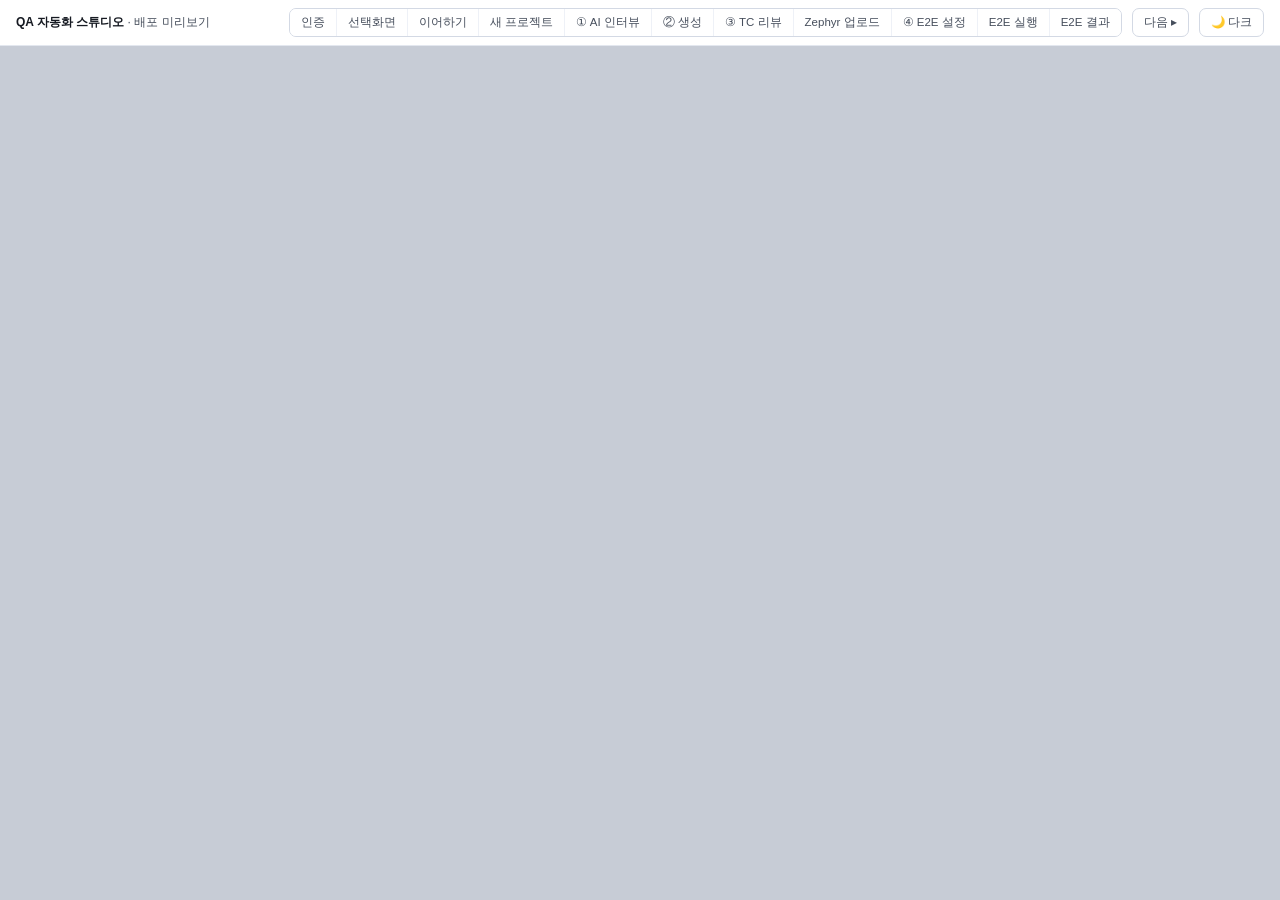
<file: qa-reference.html>
<!doctype html><html><head><meta http-equiv="Content-Security-Policy" content="default-src 'none'; script-src 'unsafe-inline'; style-src 'unsafe-inline'; img-src data: blob:; connect-src 'none'; form-action 'none'; base-uri 'none'"><meta charset=utf8><meta name=viewport content="width=device-width,initial-scale=1"><style>:root{color-scheme:light}body{margin:0;padding:0;font:14px -apple-system,BlinkMacSystemFont,sans-serif;background:#faf9f5;color:#141413}img{max-width:100%}</style></head><body>
<title>QA 자동화 스튜디오 · 배포 미리보기 (공유용) (Copy)</title>
<style>:root{--bg-base:#1e1e2e;--bg-surface:#181825;--bg-overlay:#11111b;--bg-sidebar:#181825;--text-primary:#cdd6f4;--text-secondary:#a6adc8;--text-muted:#6c7086;--accent:#89b4fa;--accent-soft:rgba(137,180,250,.14);--green:#a6e3a1;--red:#f38ba8;--yellow:#f9e2af;--data:#cba6f7;--data-soft:rgba(203,166,247,.14);--border:#313244;--bg-input:var(--bg-base);--border-color:var(--border);--warning:var(--yellow);--radius-sm:6px;--radius:8px;--radius-lg:10px;--radius-pill:999px;--sidebar-width:220px;--tc-panel-width:40%;--bg-hover:#2a2a3d;--bg-active:#313244;--bg-card:#232334;--bg-card-hover:#2a2a3d;--bg-card-dim:#1a1a26;--accent-strong:#74c7ec;--green-soft:rgba(166,227,161,0.12);--red-soft:rgba(243,139,168,0.12);--yellow-soft:rgba(249,226,175,0.12);--gradient-cta:linear-gradient(135deg,#89b4fa 0%,#cba6f7 100%);--c-danger:var(--red);--c-danger-soft:var(--red-soft);--c-required:var(--red);--c-required-soft:var(--red-soft);--c-warning:var(--yellow);--c-warning-soft:var(--yellow-soft);--c-info:var(--accent);--c-info-soft:var(--accent-soft);--c-success:var(--green);--c-success-soft:var(--green-soft);--space-1:4px;--space-2:8px;--space-3:12px;--space-4:16px;--space-5:20px;--space-6:24px;--space-8:32px;--space-10:40px;--font-sans:-apple-system,BlinkMacSystemFont,'Segoe UI','Pretendard',sans-serif;--font-mono:'SF Mono','Menlo','Consolas',monospace;--fs-11:13px;--fs-12:14px;--fs-13:15px;--fs-14:16px;--fs-16:18px;--fs-18:20px;--fs-22:24px;--fs-28:30px;--fw-regular:400;--fw-medium:500;--fw-semibold:600;--fw-bold:700;--lh-tight:1.3;--lh-normal:1.5;--shadow-sm:0 1px 2px rgba(0,0,0,0.2);--shadow-md:0 4px 12px rgba(0,0,0,0.3);--shadow-lg:0 8px 24px rgba(0,0,0,0.4);--shadow-card:0 2px 8px rgba(0,0,0,0.25);--main-padding:24px}.light-mode{--bg-base:#eff1f5;--bg-surface:#e6e9ef;--bg-overlay:#dce0e8;--bg-sidebar:#e6e9ef;--text-primary:#4c4f69;--text-secondary:#5c5f77;--text-muted:#8c8fa1;--accent:#1e66f5;--accent-soft:rgba(30,102,245,.10);--green:#40a02b;--red:#d20f39;--yellow:#df8e1d;--data:#8839ef;--data-soft:rgba(136,57,239,.10);--border:#ccd0da;--bg-hover:#eef0f6;--bg-active:#e2e6f0;--bg-card:#ffffff;--bg-card-hover:#f8f9fc;--bg-card-dim:#f1f3f8;--accent-strong:#1d4ed8;--green-soft:rgba(64,160,43,0.12);--red-soft:rgba(210,15,57,0.10);--yellow-soft:rgba(223,142,29,0.12);--gradient-cta:linear-gradient(135deg,#1e66f5 0%,#8839ef 100%);--shadow-sm:0 1px 2px rgba(15,23,42,0.06);--shadow-md:0 4px 12px rgba(15,23,42,0.08);--shadow-lg:0 8px 24px rgba(15,23,42,0.10);--shadow-card:0 2px 6px rgba(15,23,42,0.06)}.light-mode #welcome-overlay{background:radial-gradient(circle at 50% 32%,#ffffff 0%,var(--bg-base) 60%)}.light-mode #welcome-box{box-shadow:0 16px 48px rgba(120,130,150,.22)}.light-mode #welcome-logo{box-shadow:0 0 0 6px rgba(30,102,245,.06)}.light-mode #console-toggle{box-shadow:0 6px 18px rgba(120,130,150,.3)}*{margin:0;padding:0;box-sizing:border-box}body{font-family:-apple-system,BlinkMacSystemFont,'Segoe UI',sans-serif;background:var(--bg-base);color:var(--text-primary);overflow:hidden;height:100vh}#app{display:flex;flex-direction:column;height:100vh;position:relative}.app-report-btn{position:absolute;top:5px;right:14px;z-index:100000;-webkit-app-region:no-drag;display:inline-flex;align-items:center;gap:5px;padding:4px 11px;font-size:14px;line-height:1;color:var(--yellow);background:color-mix(in srgb,var(--yellow) 12%,var(--bg-surface));border:1px solid color-mix(in srgb,var(--yellow) 55%,transparent);border-radius:7px;cursor:pointer;opacity:.95;transition:opacity .12s,background .12s,border-color .12s,color .12s}.app-report-btn:hover{opacity:1;border-color:var(--yellow);background:color-mix(in srgb,var(--yellow) 22%,var(--bg-surface))}.light-mode .app-report-btn{color:color-mix(in srgb,var(--yellow) 70%,#000)}#app-body{flex:1;display:flex;min-height:0;overflow:hidden;position:relative}#sidebar{width:var(--sidebar-width);min-width:var(--sidebar-width);background:var(--bg-sidebar);display:flex;flex-direction:column;position:relative}#spec-chat-header,#cli-side-header,.col2-head,#e2e-live-panel .col2-head{min-height:54px;box-sizing:border-box}#cli-side-header{display:flex;align-items:center;gap:8px;padding:0 18px;font-size:15px;font-weight:700;color:var(--text-primary);border-bottom:1px solid var(--border);background:var(--bg-surface);flex-shrink:0}#cli-side-header .c3h-meta{font-size:13px;font-weight:500;color:var(--text-muted)}#sidebar-header h1{font-size:16px;font-weight:600;color:var(--text-primary)}#app-version{font-size:13px;color:var(--text-muted)}@keyframes gcp-auth-spin{to{transform:rotate(360deg)}}#skill-nav.gcp-locked .nav-item{opacity:0.4;pointer-events:none;cursor:not-allowed}#skill-nav.gcp-locked .nav-category-header{opacity:0.5}#app-channel{font-size:12px;font-weight:var(--fw-semibold);padding:2px 6px;border-radius:4px;letter-spacing:0.5px;text-transform:uppercase;background:var(--accent-soft);color:var(--accent)}#app-channel.hidden{display:none}.app-meta-chip{display:inline-block;box-sizing:border-box;font-size:11px;line-height:1.35;letter-spacing:0.2px;color:var(--text-muted);padding:2px 8px;border-radius:var(--radius-pill);background:color-mix(in srgb,var(--bg-surface) 78%,transparent);border:1px solid color-mix(in srgb,var(--border) 55%,transparent);overflow:hidden;text-overflow:ellipsis;white-space:nowrap}#app-version-badge{position:fixed;left:16px;bottom:12px;max-width:calc(100vw - 24px);z-index:2001;pointer-events:none;user-select:none;-webkit-user-select:none}#app-version-badge.hidden{display:none}body.term-open #app-version-badge{display:none}#skill-nav{flex:1;overflow-y:auto;padding:8px 0;-webkit-app-region:no-drag}.nav-category{padding:4px 16px}.nav-item{display:flex;align-items:center;padding:6px 12px;margin:1px 0;border-radius:var(--radius-sm);cursor:pointer;font-size:15px;color:var(--text-secondary);transition:background 0.15s,color 0.15s;-webkit-app-region:no-drag}.nav-item.coming-soon{opacity:0.45}.nav-item.coming-soon:hover{background:transparent;color:var(--text-secondary);cursor:default}.nav-item:hover{background:var(--border);color:var(--text-primary)}.nav-item.active{background:var(--accent);color:var(--bg-base);font-weight:500}.nav-item.running{color:var(--accent)}.nav-item.running::before{content:'';width:6px;height:6px;border-radius:50%;background:var(--accent);margin-right:8px;animation:pulse 1.5s ease-in-out infinite}#sidebar-footer{padding:12px 16px 40px;border-top:1px solid var(--border);-webkit-app-region:no-drag}#account-info{max-width:100%;margin-top:0;vertical-align:bottom}#account-info:empty{display:none}.sb-foot-meta{display:none}#main-content{flex:1;display:flex;flex-direction:column;overflow:hidden}#titlebar-drag{height:28px;-webkit-app-region:drag;flex-shrink:0;background:var(--bg-surface)}#progress-bar-container{padding:8px 20px;background:var(--bg-surface);border-bottom:1px solid var(--border);display:flex;align-items:center;gap:8px}#progress-steps{display:flex;align-items:center;gap:0;flex-wrap:wrap;-webkit-app-region:no-drag;flex:1}#workspace{flex:1;display:flex;overflow:hidden;position:relative}#tc-panel-toggle{background:none;border:1px solid var(--border);color:var(--text-secondary);cursor:pointer;font-size:16px;padding:2px 8px;border-radius:4px;margin-left:8px}#tc-panel-toggle:hover{background:var(--bg-hover);color:var(--text-primary)}.tc-item.done{border-left-color:var(--green)}.tc-item.fail{border-left-color:var(--red)}.tc-item.pending,.tc-item.ready{border-left-color:var(--text-muted)}@keyframes tcCardPop{from{opacity:0;transform:translateY(-6px) scale(0.96)}to{opacity:1;transform:translateY(0) scale(1)}}.tc-item.done .tc-badge{color:var(--green)}.tc-item.pending .tc-badge,.tc-item.ready .tc-badge{color:var(--text-muted)}.tc-item.fail .tc-badge{color:var(--red)}.tc-item .tc-result.pass{color:var(--green);border-color:var(--green)}.tc-item .tc-result.fail{color:var(--red);border-color:var(--red)}.tc-item .tc-result.pending{color:var(--text-muted);border-color:var(--text-muted)}.tc-verify.pending{color:var(--text-muted,#6c7086);animation:pulse 1.5s infinite}.tc-action-log .action-status.pass{color:var(--green)}.tc-action-log .action-status.fail{color:var(--red)}.tc-action-log .action-line.pending{opacity:0.5}.tc-item.done,.tc-item.fail{cursor:pointer}#step-detail-body .detail-value.fail{border-left:3px solid var(--red)}#step-detail-body .detail-value.pass{border-left:3px solid var(--green)}#terminal-container{position:fixed;left:0;right:0;bottom:0;height:var(--term-height,46vh);z-index:1500;display:flex;flex-direction:column;overflow:hidden;background:var(--bg-base);border-top:1px solid var(--border);box-shadow:0 -10px 30px rgba(15,23,42,0.22);transform:translateY(101%);transition:transform 0.22s ease}#terminal-container.open{transform:translateY(0)}#term-resizer{position:absolute;top:0;left:0;right:0;height:8px;cursor:ns-resize;z-index:2;background:transparent}#term-resizer::before{content:'';position:absolute;top:3px;left:50%;transform:translateX(-50%);width:46px;height:3px;border-radius:2px;background:var(--border)}#term-resizer:hover::before,#term-resizer.dragging::before{background:var(--accent)}body.term-open #main-content{padding-bottom:var(--term-height,46vh)}#main-content{transition:padding-bottom 0.22s ease}body.term-open #main-content{overflow-y:auto}body.term-open #workspace{flex-shrink:0;min-height:50vh}#terminal-header{display:flex;justify-content:space-between;align-items:center;padding:0 16px;min-height:54px;box-sizing:border-box;background:var(--bg-surface);border-bottom:1px solid var(--border);font-size:14px;color:var(--text-muted)}.term-account{margin-right:auto;margin-left:10px;font-size:11.5px;color:var(--text-secondary);opacity:0.85;white-space:nowrap;overflow:hidden;text-overflow:ellipsis;max-width:42%}.term-account:empty{display:none}#terminal-actions{display:flex;gap:8px}#terminal{flex:1;padding:4px}#terminal .xterm-viewport::-webkit-scrollbar{width:12px}#terminal .xterm-viewport::-webkit-scrollbar-track{background:transparent}#terminal .xterm-viewport::-webkit-scrollbar-thumb{background:rgba(136,136,136,0.7);border-radius:8px;border:3px solid transparent;background-clip:padding-box}#terminal .xterm-viewport::-webkit-scrollbar-thumb:hover{background:rgba(136,136,136,0.95);background-clip:padding-box}.btn-icon{background:none;border:1px solid var(--border);color:var(--text-secondary);padding:3px 10px;border-radius:4px;cursor:pointer;font-size:13px;transition:all 0.15s}.btn-icon:hover:not(:disabled){background:var(--border);color:var(--text-primary)}.btn-icon:disabled{opacity:0.4;cursor:default}#modal-overlay.hidden{display:none}#modal-overlay.modal-inline #modal{width:100%;max-width:none;margin:0;background:transparent;border:none;border-radius:0;box-shadow:none;display:flex;flex-direction:column;min-height:0}#modal{background:var(--bg-surface);border:1px solid var(--border);border-radius:12px;width:100%;max-width:560px}#modal-guide-btn.hidden{display:none}.form-label{display:block;font-size:14px;font-weight:500;color:var(--text-secondary);margin-bottom:8px}.form-checkbox-group{display:flex;flex-direction:column;gap:6px;background:var(--bg-base);padding:10px 12px;border-radius:var(--radius);border:1px solid var(--border)}.form-checkbox-group label{display:flex;align-items:center;gap:8px;font-size:15px;cursor:pointer;color:var(--text-secondary)}.form-checkbox-group.inline{flex-direction:row;flex-wrap:wrap;gap:8px;align-items:center}.form-checkbox-group.inline input[type="checkbox"]{display:none}.form-checkbox-group.inline label{padding:6px 13px;border:1px solid var(--border);border-radius:var(--radius-pill);background:var(--bg-surface);font-weight:600;color:var(--text-primary);transition:background .12s,border-color .12s,color .12s}.form-checkbox-group.inline label:hover{background:var(--bg-base)}.form-checkbox-group.inline label:has(input:checked){background:var(--accent);border-color:var(--accent);color:#fff}.form-checkbox-group.inline label.check-all{border-style:dashed;color:var(--text-secondary);font-weight:500;margin-right:4px;padding-right:14px}.form-checkbox-group.inline label.check-all:has(input:checked){border-style:dashed}.form-checkbox-group label:hover{color:var(--text-primary)}.form-checkbox-group input[type="checkbox"]{accent-color:var(--accent)}.form-input,.form-select{width:100%;background:var(--bg-base);border:1px solid var(--border);border-radius:var(--radius);padding:8px 12px;font-size:15px;color:var(--text-primary);outline:none;transition:border-color 0.15s}.form-input:focus,.form-select:focus{border-color:var(--accent)}.form-input::placeholder{color:var(--text-muted)}.form-select{appearance:auto;padding-right:28px}.select-or-input-fields.hidden{display:none}@keyframes slideDown{from{opacity:0;transform:translateY(-4px)}to{opacity:1;transform:translateY(0)}}.btn-primary{background:var(--accent);color:var(--bg-base);border:none;padding:8px 20px;border-radius:var(--radius-sm);font-size:15px;font-weight:500;cursor:pointer;transition:opacity 0.15s}.btn-primary:hover{opacity:0.85}.btn-secondary{background:none;color:var(--text-secondary);border:1px solid var(--border);padding:8px 20px;border-radius:var(--radius-sm);font-size:15px;cursor:pointer;transition:all 0.15s}.btn-secondary:hover{background:var(--border);color:var(--text-primary)}.form-label{display:flex;align-items:center}.form-hint{font-size:14px;color:var(--text-muted);margin-top:6px;line-height:1.45}#modal-guard-msg.ok{color:var(--green)}#modal-guard-msg.hidden{display:none}.btn-primary[disabled]{opacity:.4;cursor:not-allowed}.btn-primary[disabled]:hover{opacity:.4}.hidden{display:none !important}@keyframes pulse{0%,100%{opacity:1}50%{opacity:0.4}}::-webkit-scrollbar{width:6px}::-webkit-scrollbar-track{background:transparent}::-webkit-scrollbar-thumb{background:var(--border);border-radius:3px}::-webkit-scrollbar-thumb:hover{background:var(--text-muted)}.pp-stat-chip.clickable.active{border:1px solid currentColor;filter:brightness(1.2);box-shadow:0 0 6px rgba(255,255,255,0.1)}.pp-stat-chip.e2e{background:#1a365d;color:#63b3ed}.pp-tab.active{background:var(--accent);color:var(--bg-base);font-weight:500}.pp-edit-form.hidden{display:none}#test-history-panel:not(.hidden){display:flex}#test-history-body{overflow-y:auto;flex:1;padding:12px;min-width:0}#th-terminal-container.hidden{display:none}#login-history-panel:not(.hidden){display:flex}.tooltip-portal.show{opacity:1;transform:translateY(0);transition:opacity 0.06s,transform 0.06s}.guide-empty{text-align:center;max-width:420px;margin:auto;padding:40px 24px}.guide-icon{font-size:36px;margin-bottom:12px}.guide-title{font-size:18px;font-weight:600;color:var(--text-primary);margin-bottom:8px}.guide-body{font-size:15px;color:var(--text-muted);line-height:1.6;margin-bottom:20px;white-space:pre-line}.guide-action{background:var(--accent);color:var(--bg-base);border:none;border-radius:var(--radius);padding:10px 18px;font-size:15px;font-weight:600;cursor:pointer}#cli-pane{width:var(--cli-pane-width,30%);min-width:320px;display:flex;flex-direction:column;background:var(--bg-base);border-left:none;overflow:hidden}#cli-pane.collapsed{width:0 !important;min-width:0;border:none}#cli-side-view.e2e-live-hidden{display:none}#app-body:has(#cli-side-view.e2e-live-hidden) #cli-pane{width:0 !important;min-width:0;border:none;overflow:hidden}#app-body:has(#cli-side-view.e2e-live-hidden) #cli-resizer,#app-body:has(#cli-side-view.e2e-live-hidden) #cli-pane-toggle{display:none}#cli-pane-toggle{position:absolute;top:50%;right:0;transform:translateY(-50%);z-index:20;width:18px;height:46px;border:1px solid var(--border);border-right:none;border-radius:var(--radius) 0 0 var(--radius);background:var(--bg-surface);color:var(--text-muted);font-size:15px;cursor:pointer;display:flex;align-items:center;justify-content:center}#cli-pane-toggle:hover{color:var(--accent);border-color:var(--accent)}#cli-pane #terminal-container:not(.hidden){display:flex}#cli-side-view{display:flex;flex-direction:column;height:100%;min-height:0}#cli-side-view.hidden{display:none}#cli-side-content{flex:1;overflow-y:auto;padding:20px 18px}#cli-resizer,#sidebar-resizer{width:7px;margin:0 -3px;cursor:col-resize;background:transparent;flex-shrink:0;z-index:5;position:relative;transition:background 0.15s}#cli-resizer::before,#sidebar-resizer::before{content:'';position:absolute;top:0;bottom:0;left:50%;width:1px;transform:translateX(-50%);background:var(--border);transition:background 0.15s,width 0.15s}#cli-resizer:hover,#cli-resizer.dragging,#sidebar-resizer:hover,#sidebar-resizer.dragging{background:var(--accent-soft)}#cli-resizer:hover::before,#cli-resizer.dragging::before,#sidebar-resizer:hover::before,#sidebar-resizer.dragging::before{background:var(--accent);width:2px}#cli-resizer:hover,#cli-resizer.dragging{background:var(--accent)}#welcome-overlay{position:fixed;inset:0;z-index:2000;background:radial-gradient(circle at 50% 32%,#26263a 0%,var(--bg-base) 58%);display:flex;overflow-y:auto;padding:32px 16px}#welcome-overlay.hidden{display:none}#welcome-box{margin:auto;text-align:center;max-width:540px;padding:44px 40px 40px;background:var(--bg-surface);border:1px solid var(--border);border-radius:16px;box-shadow:0 24px 64px rgba(0,0,0,.5)}#welcome-logo{width:72px;height:72px;margin:0 auto 18px;display:flex;align-items:center;justify-content:center;font-size:36px;border-radius:50%;background:rgba(137,180,250,.12);border:1px solid rgba(137,180,250,.35);box-shadow:0 0 0 6px rgba(137,180,250,.05)}#welcome-title{font-size:25px;font-weight:700;letter-spacing:-0.3px;margin-bottom:8px;color:var(--text-primary)}#welcome-sub{font-size:15px;color:var(--text-muted);line-height:1.65;max-width:360px;margin:0 auto 30px}#welcome-token-notice{max-width:360px;margin:-12px auto 24px;font-size:13.5px;line-height:1.55;color:var(--text-muted);text-align:center}#welcome-token-notice b{color:var(--text-secondary);font-weight:700}[data-auth="checking"] #welcome-token-notice{display:none}#welcome-gcp{margin-bottom:0;font-size:15px;color:var(--text-secondary);display:flex;flex-direction:column;align-items:center;gap:14px}.welcome-gcp-line{display:inline-flex;align-items:center;gap:8px;padding:6px 14px;border-radius:var(--radius-pill);background:var(--bg-base);border:1px solid var(--border);font-size:15px;color:var(--text-secondary)}.auth-dot{width:8px;height:8px;border-radius:50%;background:var(--text-muted);flex:none}[data-auth="checking"] .auth-dot{background:var(--yellow);animation:authPulse 1s ease-in-out infinite}[data-auth="required"] .auth-dot{background:var(--accent)}[data-auth="failed"] .auth-dot{background:var(--red)}[data-auth="failed"] .welcome-gcp-line{border-color:rgba(243,139,168,.45);color:var(--red)}[data-auth="ok"] .auth-dot{background:var(--green)}[data-auth="ok"] .welcome-gcp-line{border-color:rgba(166,227,161,.45);color:var(--green)}@keyframes authPulse{0%,100%{opacity:1}50%{opacity:.35}}#welcome-setup,#welcome-choice-setup,#spec-form-install-setup{margin-top:14px}#welcome-install-btn,#welcome-choice-install-btn,#spec-form-install-btn{font-size:14px;padding:6px 12px}#welcome-install-status,#welcome-choice-install-status,#spec-form-install-status{margin-top:8px;font-size:14px;color:var(--text-muted);line-height:1.5;min-height:16px}#welcome-gcp-btn{display:inline-block;background:var(--accent);color:var(--bg-base);border:none;border-radius:var(--radius);padding:11px 22px;font-size:16px;font-weight:600;cursor:pointer;box-shadow:0 4px 14px rgba(137,180,250,.25);transition:filter .15s,transform .1s}#welcome-gcp-btn:hover{filter:brightness(1.08)}#welcome-gcp-btn:active{transform:translateY(1px)}#welcome-gcp-btn.hidden{display:none}#welcome-gcp-guide:empty{display:none}#welcome-gcp-guide .guide-empty{padding:16px;margin-top:4px;text-align:left;background:var(--bg-base);border:1px solid var(--border);border-radius:var(--radius)}#welcome-gcp-guide .guide-icon{font-size:22px;margin-bottom:6px}#welcome-gcp-guide .guide-title{font-size:16px}#welcome-gcp-guide .guide-body{font-size:14px;margin-bottom:12px}#welcome-gcp-guide .guide-action{padding:7px 14px;font-size:14px}#welcome-actions{margin-top:22px;width:100%}#welcome-actions.hidden{display:none}#welcome-resume-view.hidden,#welcome-choice-view.hidden{display:none}.welcome-choice{display:grid;grid-template-columns:1fr 1fr;gap:14px}.welcome-choice:not(.ready){display:none}.welcome-choice.ready{animation:wc-fadein .22s ease}@keyframes wc-fadein{from{opacity:0}to{opacity:1}}.welcome-choice-loading{display:flex;align-items:center;justify-content:center;gap:7px;padding:44px 0}.welcome-choice.ready ~ .welcome-choice-loading{display:none}.wcl-dot{width:9px;height:9px;border-radius:50%;background:var(--text-muted);animation:wcl-pulse 1.1s infinite ease-in-out}.wcl-dot:nth-child(2){animation-delay:.18s}.wcl-dot:nth-child(3){animation-delay:.36s}@keyframes wcl-pulse{0%,100%{opacity:.25;transform:scale(.8)}50%{opacity:1;transform:scale(1)}}.wc-card{position:relative;text-align:center;cursor:pointer;background:var(--bg-surface);border:2px solid var(--border);border-radius:14px;padding:24px 22px;color:var(--text-primary);transition:all .15s}.wc-card:hover{border-color:var(--accent);transform:translateY(-2px);box-shadow:0 8px 24px rgba(0,0,0,.3)}.wc-card.primary{background:linear-gradient(135deg,var(--accent-soft) 0%,var(--bg-surface) 80%);border-color:var(--accent)}.wc-card.primary:hover{box-shadow:0 8px 24px var(--accent-soft)}.wc-card .wc-title{font-size:19px;font-weight:700;margin-bottom:8px}.wc-card .wc-desc{font-size:14px;color:var(--text-secondary);line-height:1.6}.wc-card .wc-arrow{position:absolute;bottom:16px;right:20px;font-size:18px;color:var(--accent)}.welcome-hint{margin-top:16px;font-size:14px;color:var(--text-muted);line-height:1.5}.welcome-hint b{color:var(--text-secondary)}.welcome-guide{margin-top:18px;text-align:left;border-top:1px solid var(--border);padding-top:16px}.wg-head{font-size:14px;font-weight:700;color:var(--text-muted);margin-bottom:8px}.wg-item{border:1px solid var(--border);border-radius:var(--radius);margin-bottom:8px;background:var(--bg-base)}.wg-item summary{display:flex;justify-content:space-between;align-items:center;padding:11px 14px;cursor:pointer;font-size:15px;color:var(--text-secondary);list-style:none}.wg-item summary::-webkit-details-marker{display:none}.wg-item[open] summary{color:var(--text-primary);font-weight:600}.wg-arrow{color:var(--text-muted);transition:transform .15s}.wg-item[open] .wg-arrow{transform:rotate(180deg)}.wg-body{padding:0 14px 13px;font-size:14px;color:var(--text-muted);line-height:1.6}.wg-body .wg-compare{margin:0;padding-left:18px}.wg-body .wg-compare li{margin-bottom:6px}.wg-body .wg-steps{margin:0;padding-left:20px}.wg-body .wg-steps li{margin-bottom:8px;padding-left:4px}.wg-body .wg-note{margin-top:12px;padding:8px 12px;background:var(--c-warning-soft);border-left:3px solid var(--c-warning);border-radius:4px;color:var(--text-secondary);font-size:13.5px;line-height:1.55}.wg-body .wg-req-list{display:flex;flex-direction:column;gap:7px;margin-bottom:12px}.wg-body .wg-req{display:flex;align-items:center;gap:9px;padding:7px 10px;background:var(--bg-overlay);border-radius:5px;font-size:14px}.wg-body .wg-req-group{display:flex;flex-direction:column;gap:5px}.wg-body .wg-req-group + .wg-req-group{margin-top:10px}.wg-body .wg-req-group-title{font-size:13px;font-weight:var(--fw-semibold);color:var(--text-secondary);letter-spacing:0.2px;padding-left:2px}.wg-body .wg-faq{display:flex;flex-direction:column;gap:6px}.wg-body .wg-faq-q{font-weight:var(--fw-semibold);color:var(--text-primary);margin-top:6px}.wg-body .wg-faq-q:first-child{margin-top:0}.wg-body .wg-faq-a{padding-left:18px;color:var(--text-secondary);margin-bottom:4px}.wg-body .wg-faq-step{font-weight:var(--fw-bold,700);color:var(--accent);margin:14px 0 2px;padding-top:10px;border-top:1px solid var(--border)}.wg-body .wg-faq-step:first-child{margin-top:0;padding-top:0;border-top:none}.wc-back{display:inline-flex;align-items:center;gap:6px;background:var(--bg-surface);color:var(--text-primary);border:1px solid var(--border);border-radius:var(--radius);cursor:pointer;font-size:15px;font-weight:600;padding:7px 14px;margin-bottom:12px;transition:border-color .12s,background .12s}.wc-back:hover{border-color:var(--accent);color:var(--accent)}#cli-pane.hidden{display:none}#cli-resizer.hidden{display:none}#console-toggle.hidden{display:none}#webform-panel.hidden{display:none}#processing-pill.hidden{display:none}#cli-pane.attention{box-shadow:inset 3px 0 0 var(--accent)}@keyframes procSpin{to{transform:rotate(360deg)}}#macro-stepper.hidden{display:none}#macro-stepper{padding:12px 24px 10px;border-bottom:1px solid var(--border);background:var(--bg-surface);overflow-x:auto}.macro-track,.macro-labels{display:grid;grid-auto-flow:column;grid-auto-columns:minmax(150px,1fr);gap:8px;max-width:940px;margin:0 auto}.macro-track{margin-bottom:8px}.mt-seg{height:5px;border-radius:3px;background:color-mix(in srgb,var(--border) 55%,var(--bg-surface));position:relative;overflow:hidden}.mt-seg.done{background:var(--green)}.mt-seg .mt-fill{position:absolute;top:0;bottom:0;left:0;background:var(--accent);border-radius:3px}.mt-seg.run .mt-fill{animation:mtPulse 1.6s ease-in-out infinite alternate}@keyframes mtPulse{from{opacity:.55}to{opacity:1}}@media (prefers-reduced-motion:reduce){.mt-seg.run .mt-fill{animation:none}}.macro-step{display:flex;align-items:flex-start;gap:6px;padding:3px 8px;border-radius:8px;cursor:pointer;min-width:0;transition:all 0.15s}.macro-step .ms-icon{display:inline-flex;align-items:center;font-size:13px;line-height:19px;color:var(--accent);flex:0 0 auto}.macro-step .ms-label{display:flex;flex-direction:column;line-height:1.25;min-width:0}.macro-step .ms-main{font-size:var(--fs-13);font-weight:var(--fw-medium);color:var(--text-secondary);overflow:hidden;text-overflow:ellipsis;white-space:nowrap}.macro-step .ms-auto-badge{font-size:11px;font-weight:var(--fw-bold,700);letter-spacing:.08em;color:var(--text-secondary);border:1px solid var(--text-secondary);border-radius:4px;padding:0 5px;line-height:16px;margin-left:6px;vertical-align:1px;cursor:help}.macro-step.running .ms-auto-badge{color:var(--accent);border-color:var(--accent)}.macro-step .ms-status{font-size:var(--fs-11);font-weight:var(--fw-medium);margin-left:6px}.macro-step .ms-status.st-run{color:var(--accent);font-weight:var(--fw-semibold)}.macro-step .ms-status.st-await{color:var(--yellow);font-weight:var(--fw-semibold)}.macro-step .ms-status.st-paused{color:var(--text-muted)}.macro-step .ms-status.st-done{color:var(--green)}.macro-step .ms-sub{font-size:var(--fs-11);color:var(--text-muted);margin-top:1px;overflow:hidden;text-overflow:ellipsis;white-space:nowrap}.macro-step .ms-eta{font-size:11px;color:var(--text-muted);margin-top:1px;white-space:nowrap}.eta-line .eta-actual{color:var(--green);font-weight:600}.eta-line .eta-est{color:var(--text-muted)}.eta-line .eta-sep{color:var(--text-muted);opacity:.45}.eta-line .eta-actual,.eta-line .eta-est{cursor:help}.spec-grp-badge{cursor:help}.macro-step .ms-counter{font-size:13px;color:var(--accent);font-variant-numeric:tabular-nums;background:var(--accent-soft);border:1px solid var(--accent);padding:2px 8px;border-radius:999px;font-weight:var(--fw-semibold);flex:0 0 auto;margin-left:2px}.macro-step:not(.disabled):hover{background:var(--bg-hover)}.macro-step.active{background:color-mix(in srgb,var(--accent) 14%,var(--bg-surface))}.macro-step.active .ms-main{color:var(--text-primary);font-weight:var(--fw-semibold)}.macro-step.done .ms-main{color:var(--text-primary)}.macro-step.disabled{opacity:0.45;cursor:default}.macro-step.running{background:color-mix(in srgb,var(--accent) 18%,var(--bg-surface))}.macro-step.running .ms-main{color:var(--text-primary);font-weight:var(--fw-bold,700)}.macro-step.running .ms-sub{color:var(--accent);font-weight:var(--fw-semibold)}.macro-step.paused .ms-main{color:var(--text-primary);font-weight:var(--fw-semibold)}.macro-step.paused .ms-sub{color:var(--text-muted)}#sidebar-header{-webkit-app-region:no-drag;padding:12px 12px 10px;border-bottom:1px solid var(--border);background:var(--bg-surface);display:flex;flex-direction:column;gap:10px}.sb-brand{display:flex;align-items:baseline;gap:6px;font-size:16px;font-weight:800;letter-spacing:.2px;color:var(--text-primary)}.sb-brand .sb-ver{font-size:13px;font-weight:500;color:var(--text-muted)}.sb-actions{display:flex;flex-direction:column;gap:6px}.sb-actions .sab-btn{width:100%;justify-content:center;border-radius:var(--radius-sm)}.sb-actions #sab-reset:hover{color:var(--red);border-color:var(--red)}.sab-btn{display:inline-flex;align-items:center;gap:5px;padding:5px 12px;border-radius:var(--radius-pill);background:var(--bg-overlay);border:1px solid var(--border);color:var(--text-secondary);font-size:var(--fs-12);cursor:pointer;transition:all .15s;white-space:nowrap}.sab-btn:hover{color:var(--text-primary);border-color:var(--accent);background:var(--bg-hover)}.sab-btn:disabled{opacity:0.45;cursor:not-allowed}.sab-btn:disabled:hover{color:inherit;border-color:var(--border);background:transparent}.sab-btn.sab-icon{padding:5px 9px;font-size:16px}#sidebar-projects{flex:0 0 auto;-webkit-app-region:no-drag;padding-top:6px}.sb-section{padding:12px 0 8px}.sb-label{display:flex;align-items:center;justify-content:space-between;padding:6px 16px;font-size:var(--fs-11);font-weight:var(--fw-semibold);color:var(--text-muted);text-transform:uppercase;letter-spacing:0.5px}.sb-item.active{background:var(--accent-soft);border-left-color:var(--accent);color:var(--text-primary);font-weight:var(--fw-medium)}.sb-proj-current{margin:2px 12px 2px;padding:8px 11px;border-radius:8px;background:var(--bg-active);border-left:3px solid var(--accent);font-size:14.5px;font-weight:600;color:var(--text-primary);white-space:nowrap;overflow:hidden;text-overflow:ellipsis}.sb-label-tip{font-size:13px;color:var(--text-muted);cursor:help;flex:0 0 auto;margin-left:6px}.sb-label-tip:hover{color:var(--accent)}.sb-proj-dd.hidden{display:none}.sb-proj-opt.active{background:var(--accent-soft);color:var(--accent);font-weight:600}.sb-empty-cta .title{font-size:var(--fs-13);color:var(--text-primary);font-weight:var(--fw-semibold);margin-bottom:6px;line-height:1.4}.sb-empty-cta .desc{font-size:var(--fs-11);color:var(--text-muted);margin-bottom:14px}#project-bar{display:none}#project-bar-select{background:var(--bg-base);color:var(--text-primary);border:1px solid var(--border);border-radius:var(--radius-sm);padding:6px 10px;font-size:14px;width:100%;min-width:0;cursor:pointer}#project-bar-select:focus{outline:none;border-color:var(--accent)}#skill-nav.nav-locked{opacity:0.4;pointer-events:none;filter:grayscale(0.4)}#skill-nav.running-locked .nav-item{pointer-events:none}#macro-stepper.running-locked .macro-step{pointer-events:none}#sidebar-projects.running-locked .sb-proj-combo,#sidebar-projects.running-locked .sb-cta{pointer-events:none;opacity:0.6}#error-banner{display:flex;align-items:center;gap:10px;margin:8px 16px 0;padding:10px 14px;border-radius:var(--radius);background:var(--red-soft,rgba(220,60,60,0.12));border:1px solid var(--red,#e0533d)}#error-banner.hidden{display:none}#error-banner .eb-icon{font-size:20px}#error-banner .eb-text{flex:1;min-width:0;font-size:15px;font-weight:600;color:var(--red,#e0533d);white-space:nowrap;overflow:hidden;text-overflow:ellipsis;font-family:var(--mono,monospace)}#error-banner #error-banner-open{padding:7px 14px;font-size:14px;white-space:nowrap}#resume-banner{display:flex;align-items:center;gap:10px;margin:8px 16px 0;padding:10px 14px;border-radius:var(--radius);background:color-mix(in srgb,var(--accent) 12%,var(--bg-elevated,#fff));border:1px solid var(--accent)}#resume-banner.hidden{display:none}#resume-banner .rb-icon{font-size:20px}#resume-banner .rb-msg{flex:1;min-width:0;font-size:15px;font-weight:600;color:var(--text-primary);white-space:nowrap;overflow:hidden;text-overflow:ellipsis}#resume-banner #rb-run{padding:7px 14px;font-size:14px;white-space:nowrap}.nav-category.collapsed .nav-item{display:none}.nav-category.collapsed .nav-cat-preview{display:block}.nav-category-header.collapsible{cursor:pointer;display:flex;align-items:center;justify-content:space-between}#main-home{flex:1;display:flex;align-items:center;justify-content:center}.pd-card:not(.disabled):hover{border-color:var(--accent);transform:translateY(-1px)}.pd-card.disabled{opacity:0.5;cursor:default}.pd-card.done{border-color:var(--green)}.pd-card.done .pd-card-badge{background:var(--green-soft,rgba(166,227,161,.14));color:var(--green);border-color:var(--green)}.pd-card.next{border-color:var(--accent);box-shadow:0 0 0 1px var(--accent),0 4px 16px rgba(137,180,250,.18)}.pd-card.next .pd-card-title{color:var(--accent)}@keyframes pdProbe{0%,100%{opacity:.4}50%{opacity:.75}}#main-home.stretch{align-items:stretch;justify-content:flex-start}.stage-intro-wrap{width:100%;overflow-y:auto;padding:28px 24px}.stage-intro{max-width:680px;margin:0 auto;padding:8px 4px;text-align:left;background:transparent;border:none;border-radius:0;box-shadow:none}.stage-intro .si-head{display:flex;align-items:baseline;gap:10px;margin-bottom:22px;padding-bottom:14px;border-bottom:1px solid var(--border)}.stage-intro .si-h-title{font-size:22px;font-weight:700;color:var(--text-primary)}.stage-intro .si-h-sub{font-size:14.5px;color:var(--text-muted);margin-left:auto}.stage-intro .si-section{margin-bottom:24px}.stage-intro .si-label{font-size:14.5px;font-weight:700;color:var(--accent);margin-bottom:9px}.stage-intro .si-text{font-size:16.5px;color:var(--text-primary);line-height:1.75}.stage-intro .si-list{margin:0;padding-left:20px;font-size:16.5px;color:var(--text-primary);line-height:1.85}.stage-intro .si-list li{margin-bottom:7px}.stage-intro .si-start{width:100%;padding:14px 20px;margin-top:8px;background:var(--accent);color:#fff;border:none;border-radius:var(--radius);font-weight:700;font-size:17px;cursor:pointer;transition:filter .12s,transform .12s}.stage-intro .si-start:hover:not(:disabled){filter:brightness(1.08);transform:translateY(-1px)}.stage-intro .si-start:disabled{opacity:0.45;cursor:not-allowed}.stage-intro .si-ack{margin:14px 0 4px;padding:14px 16px;background:var(--accent-soft);border:1px solid var(--accent);border-radius:8px;display:flex;flex-direction:column;gap:13px}.stage-intro .si-ack-title{font-size:14.5px;font-weight:700;color:var(--accent);margin-bottom:-2px}.stage-intro .si-ack-item{display:flex;align-items:flex-start;gap:9px;font-size:15.5px;line-height:1.6;color:var(--text-primary);cursor:pointer}.stage-intro .si-ack-cb{margin-top:3px;flex-shrink:0;width:15px;height:15px;cursor:pointer}.stage-intro .si-ack-intro{font-size:14.5px;line-height:1.6;color:var(--text-primary);margin-bottom:-2px}.stage-intro .si-ack-table{width:100%;border-collapse:collapse;font-size:14px;background:var(--bg-primary);border:1px solid var(--border);border-radius:8px;overflow:hidden}.stage-intro .si-ack-table th{text-align:left;font-weight:700;color:var(--text-secondary);background:var(--bg-secondary);padding:8px 12px;border-bottom:1px solid var(--border)}.stage-intro .si-ack-table td{padding:9px 12px;border-bottom:1px solid var(--border);vertical-align:top;line-height:1.55}.stage-intro .si-ack-table tr:last-child td{border-bottom:none}.stage-intro .si-ack-situation{font-weight:600;color:var(--text-primary);white-space:nowrap}.stage-intro .si-ack-act{display:inline-block;font-weight:700;color:var(--accent);background:var(--accent-soft);border:1px solid var(--accent);border-radius:5px;padding:1px 7px;font-size:13px}.stage-intro .si-ack-desc{color:var(--text-secondary)}.stage-intro .si-note{margin:-16px 0 24px;font-size:14px;color:var(--text-muted);line-height:1.6}.stage-intro .si-foot{margin-top:14px;font-size:14px;color:var(--text-muted);text-align:center;line-height:1.6}#spec-chat-panel{flex:1;min-width:0;display:flex;flex-direction:column;min-height:0;background:var(--bg-base)}#spec-chat-header{flex:0 0 auto;display:flex;align-items:center;gap:10px;padding:10px 16px;border-bottom:1px solid var(--border);background:var(--bg-surface)}#spec-chat-messages{flex:1;overflow-y:auto;padding:18px;display:flex;flex-direction:column;gap:12px}#spec-chat-input{flex:1;background:var(--bg-base);color:var(--text-primary);border:1px solid var(--border);border-radius:var(--radius);padding:9px 12px;font-size:15px}#spec-chat-input:focus{outline:none;border-color:var(--accent)}#sync-modal-overlay.hidden{display:none}#reset-confirm-overlay.hidden{display:none}#tc-review-native-panel{flex:1;min-width:0;display:flex;flex-direction:column;min-height:0;background:var(--bg-base)}#tc-review-header{flex:0 0 auto;display:flex;align-items:center;gap:14px;padding:10px 16px;border-bottom:1px solid var(--border);background:var(--bg-surface)}#tc-review-titlebox{display:flex;flex-direction:column;gap:2px}#tc-review-title{font-weight:700;font-size:16px;color:var(--text-primary)}#tc-review-subtitle{font-size:13px;color:var(--text-secondary)}.tc-review-spacer{flex:1}#tc-review-sidebar-tabs .trn-tab.active{border-bottom-color:var(--accent);color:var(--text-primary)}.trn-sum-gate.ok{background:var(--green-soft,rgba(166,227,161,.14));color:var(--green)}#tc-review-list{flex:1;overflow-y:auto;padding:16px;display:flex;flex-direction:column;gap:18px}.c3h-pill{margin-left:auto;padding:1px 7px;border-radius:var(--radius-pill);background:var(--accent-soft);color:var(--accent);font-size:12px;font-weight:var(--fw-semibold)}.col3-body{flex:1;overflow-y:auto;padding:14px 16px}.si-mini{padding:16px;text-align:center}.si-mini .si-mini-icon{font-size:34px;margin-bottom:8px}.si-mini .si-mini-title{font-size:16px;font-weight:700;color:var(--text-primary);margin-bottom:10px}.si-mini .si-mini-text{font-size:13.5px;color:var(--text-secondary);line-height:1.6;margin-bottom:14px}.si-mini .si-mini-cta{font-size:12.5px;color:var(--text-muted);padding:8px 10px;background:var(--bg-overlay);border:1px dashed var(--border);border-radius:6px}.doc-preview .doc-added.pending{background:transparent;color:var(--text-muted);border-left-color:var(--text-muted)}.tcr-group.collapsed .tcr-grp-body{display:none}.tcr-row.fail{background:var(--red-soft,rgba(243,139,168,.08))}.tcr-row.pass .tcr-icon{color:var(--green)}.tcr-row.fail .tcr-icon{color:var(--red)}.c3-tc-card{display:flex;flex-direction:column;gap:8px;padding:12px 14px;border:1px solid var(--border);border-radius:var(--radius);background:var(--bg-surface);transition:border-color .12s,opacity .12s}.c3-tc-card.deleted{opacity:0.5;border-style:dashed}.c3-tc-card.deleted .c3-tc-title{text-decoration:line-through}.c3-tc-prio{font-size:12px;font-weight:700;color:#fff;padding:1px 7px;border-radius:var(--radius-pill)}.c3-tc-prio.prio-P0{background:var(--red)}.c3-tc-prio.prio-P1{background:var(--yellow);color:var(--bg-base)}.c3-tc-prio.prio-P2{background:var(--text-muted)}.c3-tc-prio.prio-P3{background:var(--border);color:var(--text-secondary)}.tc-ex-btn.primary{background:var(--accent);border-color:var(--accent);color:#fff}.tc-ex-btn.primary:hover{filter:brightness(1.08);background:var(--accent)}.tc-pf-chip.active{background:var(--accent);border-color:var(--accent);color:#fff}.trn-pf-chip.active{background:var(--accent);border-color:var(--accent);color:#fff}.tc-existing.summary .tc-ex-hint{font-size:14.5px;color:var(--text-secondary)}.tc-dd-list.hidden{display:none}.c3-tc-card.deleted .c3-tc-toggle:hover{border-color:var(--green);color:var(--green)}.c3-tc-actions{margin-left:auto;display:flex;align-items:center;gap:6px}.c3-tc-approve.active{border-color:var(--green);color:#fff;background:var(--green)}.c3-tc-reject.active{border-color:var(--red);color:#fff;background:var(--red)}.c3-tc-card.status-approved{border-left:3px solid var(--green)}.c3-tc-card.status-rejected{border-left:3px solid var(--red)}.c3-tc-card.status-rejected .c3-tc-title{text-decoration:line-through}.c3-tc-card.status-pending{border-left:3px solid var(--border)}#tc-review-submit-confirm:disabled,#tc-review-submit-confirm.gate-locked{opacity:0.45;cursor:not-allowed;filter:grayscale(0.3)}.c3-tc-headtitle{font-size:14px;color:var(--text-secondary);flex:1;min-width:0;overflow:hidden;text-overflow:ellipsis;white-space:nowrap}.c3-tc-card.expanded .c3-tc-headtitle{color:var(--text-primary);font-weight:600;white-space:normal}.c3-tc-card.status-rejected .c3-tc-headtitle{text-decoration:line-through}.c3-tc-body{margin-top:8px;display:flex;flex-direction:column;gap:8px}#tc-review-submitbar{flex:0 0 auto;display:flex;gap:8px;align-items:center;padding:12px 16px;border-top:1px solid var(--border);background:var(--bg-surface)}#tc-review-submit-hint{flex:1;text-align:right;font-size:14px;color:var(--text-muted)}#tc-review-reset{flex:0 0 auto;padding:8px 14px;border-radius:var(--radius-sm);font-size:14px;font-weight:600;cursor:pointer;background:transparent;border:1px solid var(--border);color:var(--text-secondary)}#tc-review-reset:hover{border-color:var(--red);color:var(--red)}#tc-review-native-panel.confirmed-readonly .c3-tc-actions,#tc-review-native-panel.confirmed-readonly .trg-add,#tc-review-native-panel.confirmed-readonly .dh .add,#tc-review-native-panel.confirmed-readonly .vrow .vroll,#tc-review-native-panel.confirmed-readonly #tc-review-feedback,#tc-review-native-panel.confirmed-readonly #tc-review-submitbar{display:none !important}#tc-review-native-panel.submitting{position:relative}#tc-review-native-panel .trn-submitting-overlay{display:none}#tc-review-native-panel.submitting .trn-submitting-overlay{display:flex;position:absolute;inset:0;z-index:30;align-items:center;justify-content:center;padding:24px;background:color-mix(in srgb,var(--bg-overlay) 60%,transparent);backdrop-filter:blur(2.5px)}#tc-review-native-panel.submitting .c3-tc-actions,#tc-review-native-panel.submitting .trg-add,#tc-review-native-panel.submitting .dh .add,#tc-review-native-panel.submitting .vrow .vroll,#tc-review-native-panel.submitting #tc-review-reset,#tc-review-native-panel.submitting #tc-review-submit-confirm,#tc-review-native-panel.submitting #tc-review-feedback{opacity:.45;pointer-events:none}.trn-sub-step.done .trn-sub-fill{inset:0;background:var(--green)}.trn-sub-step.active .trn-sub-fill{inset:0;background:linear-gradient(100deg,var(--accent-soft) 20%,var(--accent) 50%,var(--accent-soft) 80%);background-size:220% 100%;animation:trnShimmer 1.15s linear infinite}@keyframes trnShimmer{to{background-position:-220% 0}}.trn-sub-step.active .trn-sub-lbl{color:var(--accent);font-weight:700}.trn-sub-step.done .trn-sub-lbl{color:var(--green)}#input-form-native-panel{flex:1;min-width:0;display:flex;flex-direction:column;min-height:0;background:var(--bg-base)}#input-form-header{flex:0 0 auto;display:flex;align-items:center;gap:12px;padding:10px 16px;border-bottom:1px solid var(--border);background:var(--bg-surface)}#input-form-title{font-weight:700;font-size:16px;color:var(--text-primary)}.input-form-spacer{flex:1}#input-form-header #spec-form-install-setup{margin-top:0;display:flex;align-items:center;gap:8px}#input-form-header #spec-form-install-status{margin-top:0;white-space:nowrap}#input-form-fields{flex:1;overflow-y:auto;padding:16px;display:flex;flex-direction:column;gap:16px}.dc-intro .desc{font-size:14px;color:var(--text-secondary);line-height:1.6}.dc-figma-status.ok{color:#16a34a}.dc-cf-status.ok{color:#16a34a}.if-target-option.selected,.if-radio-option.selected{border-color:var(--accent);background:var(--bg-base)}.stage-card.disabled{opacity:0.5;cursor:default}.stage-card.disabled:hover{border-color:var(--border);transform:none}#welcome-recent-label{font-size:14px;color:var(--text-muted);margin-bottom:10px;text-align:left}#welcome-recent-grid{display:flex;flex-direction:column;gap:10px;max-height:46vh;overflow-y:auto;overflow-x:hidden}#ask-bar{flex:0 0 auto;display:flex;gap:8px;align-items:center;padding:10px 16px;border-top:1px solid var(--border);background:var(--bg-surface)}#ask-input{flex:1;background:var(--bg-base);border:1px solid var(--border);border-radius:var(--radius);padding:9px 13px;font-size:15px;color:var(--text-primary);outline:none;transition:border-color .15s}#ask-input:focus{border-color:var(--accent)}#ask-input::placeholder{color:var(--text-muted)}#ask-send{background:var(--accent);color:var(--bg-base);border:none;border-radius:var(--radius);height:38px;padding:0 18px;font-size:15px;font-weight:700;cursor:pointer;flex:0 0 auto;white-space:nowrap}#ask-send:hover{filter:brightness(1.08)}@keyframes spotPulse{0%,100%{box-shadow:0 0 0 9999px rgba(0,0,0,.72),0 0 0 3px rgba(137,180,250,.6),0 0 28px rgba(137,180,250,.5)}50%{box-shadow:0 0 0 9999px rgba(0,0,0,.72),0 0 0 5px rgba(137,180,250,.9),0 0 36px rgba(137,180,250,.85)}}.light-mode .tour-pop{background:rgba(255,255,255,.97);box-shadow:0 20px 50px rgba(15,23,42,.18),0 0 0 1px rgba(30,102,245,.2)}@keyframes tourPopIn{from{opacity:0;transform:translateY(8px) scale(.97)}to{opacity:1;transform:none}}@keyframes tourPopInCenter{from{opacity:0;transform:translate(-50%,-46%) scale(.97)}to{opacity:1;transform:translate(-50%,-50%)}}.tour-dot.done{background:var(--green)}.tour-dot.active{background:var(--accent);transform:scale(1.4)}.light-mode .tour-dim.soft{background:rgba(15,23,42,.18)}.light-mode .tour-mark{background:rgba(30,102,245,.08)}@keyframes tourMarkIn{from{opacity:0;transform:scale(.98)}to{opacity:1;transform:scale(1)}}.light-mode .tour-closebar{background:rgba(255,255,255,.98);box-shadow:0 8px 24px rgba(15,23,42,.16)}.light-mode .tour-tip{background:rgba(255,255,255,.99);box-shadow:0 10px 28px rgba(15,23,42,.16)}#welcome-resume-view{text-align:left;width:100%;max-width:460px;margin:0 auto}#welcome-resume-view .recent-head{display:flex;flex-direction:column;align-items:flex-start;gap:4px;margin-bottom:14px}#welcome-resume-view .recent-head .label{margin:0;font-size:17px;font-weight:700;color:var(--text-primary)}#welcome-resume-view .wc-back{margin:0}.project-picker .recent-head{display:flex;align-items:center;justify-content:space-between;margin-bottom:14px}.project-picker .recent-head .label{font-size:16px;font-weight:600;color:var(--text-primary)}.recent-search{position:relative;margin-bottom:12px}.recent-search input{width:100%;box-sizing:border-box;padding:10px 14px 10px 38px;border:1px solid var(--border);background:var(--bg-base);color:var(--text-primary);border-radius:var(--radius);font-size:15px;outline:none}.recent-search input:focus{border-color:var(--accent);box-shadow:0 0 0 3px rgba(137,180,250,0.18)}.recent-search .si{position:absolute;left:13px;top:50%;transform:translateY(-50%);color:var(--text-muted);font-size:15px;pointer-events:none}.recent-count{color:var(--text-muted);font-size:13px;margin-bottom:10px}.recent-filter-chips{display:flex;align-items:center;gap:4px;margin-bottom:10px}.recent-filter-chips:empty{display:none}.recent-filter-strip{display:flex;gap:6px;overflow-x:auto;scroll-behavior:smooth;flex:1 1 auto;min-width:0;scrollbar-width:none;cursor:grab}.recent-filter-strip::-webkit-scrollbar{display:none}.recent-filter-strip.dragging{cursor:grabbing;scroll-behavior:auto;user-select:none}.recent-filter-chip{flex:0 0 auto;white-space:nowrap;padding:4px 12px;border-radius:14px;font-size:12px;font-weight:600;cursor:pointer;border:1px solid var(--border);background:var(--bg-base);color:var(--text-muted)}.recent-filter-chip:hover{border-color:var(--accent);color:var(--accent)}.recent-filter-chip.is-active{background:var(--accent-soft);border-color:var(--accent);color:var(--accent)}.recent-filter-arrow{flex:0 0 auto;width:22px;height:22px;padding:0;border-radius:50%;cursor:pointer;border:1px solid var(--border);background:var(--bg-base);color:var(--text-muted);font-size:14px;line-height:1;display:flex;align-items:center;justify-content:center}.recent-filter-arrow:hover{border-color:var(--accent);color:var(--accent)}.recent-filter-arrow.hidden{display:none}.recent-list{display:grid;gap:10px;max-height:46vh;overflow-y:auto}.recent-card{display:flex;align-items:center;gap:14px;text-align:left;background:var(--bg-base);border:1px solid var(--border);border-radius:var(--radius);padding:14px 16px;cursor:pointer;transition:all .12s}.recent-card:hover{border-color:var(--accent);transform:translateY(-1px);box-shadow:0 6px 16px rgba(0,0,0,.25)}.recent-card .jira-key{background:var(--accent-soft,rgba(137,180,250,0.14));color:var(--accent);font-weight:800;font-size:13px;padding:4px 9px;border-radius:5px;flex-shrink:0;font-family:'SF Mono','Menlo','Monaco',monospace;letter-spacing:0.3px}.recent-card .rc-mid{flex:1;min-width:0}.recent-card .rc-name{font-weight:700;font-size:16px;color:var(--text-primary);overflow:hidden;text-overflow:ellipsis;white-space:nowrap}.recent-card .rc-meta{color:var(--text-muted);font-size:13px;margin-top:3px}.recent-card .rc-go{color:var(--text-muted);font-weight:600;font-size:14px;flex-shrink:0}.recent-card .rc-status{display:inline-block;padding:1px 7px;border-radius:10px;font-size:12px;font-weight:600;vertical-align:middle}.rc-status-spec,.rc-status-gen,.rc-status-e2e{background:color-mix(in srgb,var(--accent) 16%,transparent);color:var(--accent)}.rc-status-review{background:color-mix(in srgb,var(--yellow) 22%,transparent);color:var(--yellow)}.recent-card.selected{border-color:var(--accent);background:color-mix(in srgb,var(--accent) 10%,var(--bg-base));box-shadow:0 0 0 1px var(--accent) inset}.recent-card.selected .rc-go{color:var(--accent)}.recent-card.selected .rc-go::before{content:'✓ '}#welcome-resume-footer{display:flex;align-items:center;justify-content:space-between;gap:14px;margin-top:14px;padding-top:14px;border-top:1px solid var(--border)}#welcome-resume-footer .wc-back{flex-shrink:0}#welcome-resume-footer .wrf-selected{color:var(--text-secondary);font-size:15px;flex:1;min-width:0;overflow:hidden;text-overflow:ellipsis;white-space:nowrap}#welcome-resume-footer #wc-proceed{flex-shrink:0;padding:9px 18px;font-size:15px;font-weight:600}#welcome-resume-footer #wc-proceed:disabled{opacity:.45;cursor:not-allowed}#welcome-overlay:has(#welcome-resume-view:not(.hidden)){padding-top:16px;padding-bottom:16px}#welcome-box:has(#welcome-resume-view:not(.hidden)){display:flex;flex-direction:column;max-height:calc(100vh - 32px);overflow:hidden}#welcome-box:has(#welcome-resume-view:not(.hidden)) > *:not(#welcome-actions){flex:0 0 auto}#welcome-box:has(#welcome-resume-view:not(.hidden)) > #welcome-sub,#welcome-box:has(#welcome-resume-view:not(.hidden)) > #welcome-token-notice{display:none}#welcome-box:has(#welcome-resume-view:not(.hidden)) #welcome-actions,#welcome-box:has(#welcome-resume-view:not(.hidden)) #welcome-resume-view{display:flex;flex-direction:column;min-height:0;flex:1 1 auto}#welcome-box:has(#welcome-resume-view:not(.hidden)) #welcome-resume-view > .recent-head,#welcome-box:has(#welcome-resume-view:not(.hidden)) #welcome-resume-view > .recent-search,#welcome-box:has(#welcome-resume-view:not(.hidden)) #welcome-resume-view > .recent-filter-chips,#welcome-box:has(#welcome-resume-view:not(.hidden)) #welcome-resume-view > .recent-count,#welcome-box:has(#welcome-resume-view:not(.hidden)) #welcome-resume-view > #welcome-resume-footer{flex:0 0 auto}#welcome-box:has(#welcome-resume-view:not(.hidden)) .recent-list{flex:1 1 auto;min-height:0}@keyframes mvDot{0%,80%,100%{opacity:.35;transform:scale(.85)}40%{opacity:1;transform:scale(1.15)}}.c3-tc-actions{display:flex;align-items:center;gap:6px;flex-shrink:0}.light-mode .tc-edit-backdrop{background:rgba(15,23,42,.45)}.tem-step-btn.del:hover{border-color:var(--red);color:var(--red)}#cli-question-card{display:flex;flex-direction:column;gap:10px;margin:14px 18px;padding:16px 18px;flex-shrink:0;background:var(--bg-elevated,rgba(137,180,250,.06));border:1px solid var(--accent,#89b4fa);border-radius:10px;box-shadow:0 4px 16px rgba(0,0,0,.18)}#cli-question-card.hidden{display:none}#cli-question-card .cqc-head{display:flex;align-items:center;gap:8px}#cli-question-card .cqc-icon{font-size:18px}#cli-question-card #cqc-question{font-size:16px;font-weight:var(--fw-bold,700);color:var(--text-primary)}#cli-question-card #cqc-options{display:flex;flex-direction:column;gap:8px}#cli-question-card .cqc-opt{display:flex;align-items:center;gap:10px;text-align:left;padding:11px 14px;width:100%;background:var(--bg-base);color:var(--text-primary);border:1px solid var(--border,rgba(255,255,255,.10));border-radius:8px;font-size:15px;cursor:pointer;transition:background .12s,border-color .12s}#cli-question-card .cqc-opt:hover{background:var(--accent,#89b4fa);color:var(--bg-base);border-color:var(--accent,#89b4fa)}#cli-question-card .cqc-opt:hover .cqc-opt-num{background:var(--bg-base);color:var(--accent,#89b4fa)}#cli-question-card .cqc-opt-num{display:inline-flex;align-items:center;justify-content:center;width:22px;height:22px;flex-shrink:0;background:var(--accent,#89b4fa);color:var(--bg-base);border-radius:50%;font-size:14px;font-weight:var(--fw-bold,700)}#cli-question-card .cqc-opt-label{flex:1}#pipeline-live-panel{display:none;flex-direction:column;flex:1;min-width:0;background:var(--bg-base)}#pipeline-live-panel:not(.hidden){display:flex}#pipeline-live-panel .col2-head{padding:0 24px;min-height:54px;box-sizing:border-box;border-bottom:1px solid var(--border);display:flex;align-items:center;gap:12px;background:var(--bg-surface);flex-shrink:0}#pipeline-live-panel .c2h-icon{font-size:22px}#pipeline-live-panel .c2h-title{font-size:18px;font-weight:600;color:var(--text-primary)}#pipeline-live-panel .c2h-sub{font-size:14px;color:var(--text-muted);margin-left:12px}#pipeline-live-panel .c2h-elapsed{font-size:14px;color:var(--accent);font-variant-numeric:tabular-nums;margin-left:auto}#pipeline-live-panel .col2-body{flex:1;overflow-y:auto;padding:18px 22px;display:flex;flex-direction:column}#pipeline-live-panel .stage-work-card{background:var(--bg-surface);border:1px solid var(--border);border-radius:var(--radius-lg);padding:18px 20px;margin-bottom:16px}#pipeline-live-panel .stage-work-card h3{font-size:16px;font-weight:600;color:var(--text-primary);margin:0 0 8px;display:flex;align-items:center;gap:6px}#pipeline-live-panel .stage-work-card .desc{font-size:14px;color:var(--text-secondary);line-height:1.6;margin:0 0 14px}.pl-progress{height:8px;background:var(--bg-overlay);border:1px solid var(--border);border-radius:4px;overflow:hidden;margin:14px 0 18px}.pl-progress-fill{height:100%;width:0;background:var(--accent);transition:width .4s}.pl-steps{display:flex;flex-direction:column;gap:6px;margin-bottom:14px}#pipeline-live-panel.e2e-embed .col2-body{padding:0;overflow:hidden}#pipeline-live-panel.e2e-embed .stage-work-card{flex:1;min-height:0;display:flex;flex-direction:column;background:none;border:0;border-radius:0;padding:0;margin:0}#pipeline-live-panel.e2e-embed .pl-steps{margin-bottom:0;gap:0}.pl-step{display:flex;align-items:center;gap:8px;font-size:15px;color:var(--text-secondary)}.pl-step.running{color:var(--text-primary)}.pl-step.running .pl-step-ic{color:var(--accent)}.pl-step.done .pl-step-ic{color:var(--green)}.pl-step.error{color:var(--red)}.pl-step.error .pl-step-ic{color:var(--red)}.pl-step.skip .pl-step-ic{color:var(--text-muted)}#zp-progress-fill.ok{background:var(--green)}.zbanner.fail{border-left-color:var(--yellow);background:var(--yellow-soft);color:var(--yellow)}.light-mode .zbanner{color:var(--text-primary)}.light-mode .zbanner.skip{color:var(--text-secondary)}.ztl-row.done:not(:last-child)::before{background:var(--green)}.ztl-row.done .ztl-dot{background:var(--green);border-color:var(--green);color:var(--bg-base)}@keyframes zpulse{0%{box-shadow:0 0 0 0 var(--accent-soft)}70%{box-shadow:0 0 0 7px transparent}100%{box-shadow:0 0 0 0 transparent}}.ztl-row.done .ztl-title{color:var(--text-primary)}.zst.ok{background:var(--green-soft);color:var(--green)}.zst.fail{background:var(--red-soft);color:var(--red)}.zst.muted{background:var(--bg-overlay);color:var(--text-secondary)}.light-mode .ztl-row.done .ztl-dot{background:#2e8016;border-color:#2e8016}.light-mode .ztl-row.running .ztl-dot{background:#1d4ed8;border-color:#1d4ed8}.light-mode .ztl-row.error .ztl-dot{background:#b00b30;border-color:#b00b30}.light-mode .ztl-row.skip .ztl-dot{border-color:var(--text-secondary);color:var(--text-secondary)}.light-mode #zp-progress-fill.ok{background:#2e8016}.light-mode .zst.ok{color:#2e8016}.light-mode .zst.upd{color:#1d4ed8}.light-mode .zst.fail{color:#b00b30}.light-mode .zst.cycle{color:#7222d0}#zephyr-progress-panel:not(.hidden){display:flex;flex-direction:column;flex:1;min-width:0}#zephyr-progress-panel .col2-body{flex:1;min-height:0;overflow-y:auto}#zephyr-progress-panel .c2h-title{flex:1;min-width:0}#zephyr-progress-panel .c2h-elapsed{font-size:14px;color:var(--accent);font-variant-numeric:tabular-nums;margin-left:auto}.zp-detail.hidden{display:none}.zp-tile .n{font-size:20px;font-weight:800;line-height:1.1}.zp-tile .l{font-size:11px;color:var(--text-muted);margin-top:3px}.zp-tile.ok .n{color:var(--green)}.zp-tile.upd .n{color:var(--accent)}.zp-tile.fail .n{color:var(--red)}.zp-tile.zero .n{color:var(--text-muted)}.light-mode .zp-tile.ok .n{color:#2e8016}.light-mode .zp-tile.upd .n{color:#1d4ed8}.light-mode .zp-tile.fail .n{color:#b00b30}.zp-tile.wide{grid-column:span 3;display:flex;align-items:center;justify-content:space-between;text-align:left}.zp-tile.wide .l{margin:0}.zp-tile.wide .n{font-size:13.5px;font-family:var(--font-mono);color:var(--data)}.light-mode .zp-tile.wide .n{color:#7222d0}.zp-tcb.ok{background:var(--green-soft);color:var(--green)}.light-mode .zp-tcb.ok{color:#2e8016}.light-mode .zp-tcb.upd{color:#1d4ed8}#zephyr-progress-panel .col2-head{display:flex;align-items:center;gap:12px;padding:0 24px;border-bottom:1px solid var(--border);background:var(--bg-surface)}#zephyr-progress-panel .c2h-title{font-size:17px}.zp-actions .btn-primary{padding:8px 18px;font-size:13.5px;font-weight:700}#zephyr-progress-panel.hidden{display:none}.spinner-ring{display:inline-block;width:11px;height:11px;border:2px solid var(--accent);border-top-color:transparent;border-radius:50%;animation:plSpin .7s linear infinite}@keyframes plSpin{to{transform:rotate(360deg)}}.tcgen-done-actions{display:flex;flex-direction:column;gap:12px}.tcgen-done-actions.hidden{display:none}#e2e-live-panel:not(.hidden){display:flex}#e2e-live-panel .col2-head{display:flex;align-items:center;gap:12px;padding:14px 20px;background:var(--bg-surface);border-bottom:1px solid var(--border);flex-shrink:0}#e2e-live-panel .c2h-icon{color:var(--accent);font-size:18px;animation:pulse 1.2s infinite}#e2e-live-panel .c2h-title{font-size:17px;font-weight:600;color:var(--text-primary)}#e2e-live-panel .c2h-elapsed{font-size:14px;color:var(--accent);font-variant-numeric:tabular-nums;margin-left:auto}#e2e-live-panel .c2h-sub{font-size:14px;color:var(--text-muted)}#e2e-live-panel .col2-body{flex:1;overflow-y:auto;display:flex;flex-direction:column}.abort-test-btn{padding:6px 14px;background:var(--red-soft,rgba(243,139,168,0.14));color:var(--red);border:1px solid var(--red);border-radius:var(--radius-sm);font-size:13px;font-weight:700;cursor:pointer;transition:background .12s,color .12s}.abort-test-btn:hover{background:var(--red);color:var(--bg-base)}.elv-steps{display:flex;flex-direction:column;gap:6px;padding:10px 14px}.elv-tc.current{border-color:var(--accent);background:var(--accent-soft,rgba(137,180,250,.10))}.elv-tc.done{opacity:.72}.elv-tc.fail{border-color:var(--red)}.elv-tc.current .elv-tc-ic{color:var(--accent)}.elv-tc.done .elv-tc-ic{color:var(--green)}.elv-tc.fail .elv-tc-ic{color:var(--red)}.elv-tc.current .elv-tc-title{font-weight:600}.elv-tc-badge.run{color:var(--accent);background:var(--bg-base)}.elv-tc-badge.pass{color:var(--green)}.elv-tc-badge.fail{color:var(--red)}.elv-tc-btn.abort:hover{border-color:var(--red);color:var(--red)}.elv-tc.current .elv-tc-steps{border-left-color:var(--accent)}.step-line .sic{width:12px;flex-shrink:0;font-size:12px;text-align:center}.step-line.done{color:var(--text-secondary)}.step-line.done .sic{color:var(--green)}.step-line.running .sic{color:var(--accent);animation:pulse 1s infinite}.step-line.fail{color:var(--red)}.step-line.fail .sic{color:var(--red)}.step-line.skip .sic{color:var(--text-muted)}.cli-stuck-box .csm-btn.primary{background:var(--accent);border-color:var(--accent);color:#fff}.cli-stuck-box .csm-btn.primary:hover{filter:brightness(1.06)}#spec-chat-panel-container{flex:1;display:flex;flex-direction:column;background:var(--bg-base);overflow:hidden}#spec-chat-panel-container.hidden{display:none}.spec-chat-panel{flex:1;display:flex;flex-direction:column;height:100%;background:var(--bg-base)}.spec-chat-header{display:flex;justify-content:space-between;align-items:center;padding:10px 20px;border-bottom:1px solid var(--border);background:var(--bg-surface)}.spec-chat-header .title{font-size:15px;font-weight:600;color:var(--text-primary)}.spec-chat-header .prd-create-btn{background:var(--accent,#89b4fa);color:var(--bg-base);border:none;border-radius:4px;padding:6px 12px;font-size:14px;font-weight:600;cursor:pointer}.spec-chat-header .prd-create-btn:hover{filter:brightness(1.1)}.spec-chat-messages{flex:1;overflow-y:auto;padding:16px 20px;display:flex;flex-direction:column;gap:12px}.spec-chat-input-row{display:flex;gap:8px;padding:12px 20px;border-top:1px solid var(--border);background:var(--bg-surface)}.spec-chat-input{flex:1;background:var(--bg-base);color:var(--text-primary);border:1px solid var(--border);border-radius:4px;padding:8px 12px;font-size:15px;font-family:inherit;resize:vertical}.spec-chat-input:focus{outline:none;border-color:var(--accent,#89b4fa)}.spec-chat-send{background:var(--accent,#89b4fa);color:var(--bg-base);border:none;border-radius:4px;padding:0 16px;font-size:14px;font-weight:600;cursor:pointer}.spec-chat-send:hover{filter:brightness(1.1)}.spec-main{flex:1;display:flex;min-height:0}.spec-content{flex:1;display:flex;flex-direction:column;min-width:0;min-height:0}.spec-phase-banner{padding:8px 20px;font-size:14px;color:var(--text-secondary);background:var(--bg-surface);border-bottom:1px solid var(--border);flex-shrink:0}.spec-sidebar-resizer{width:6px;flex-shrink:0;cursor:col-resize;background:transparent;transition:background .12s}.spec-sidebar-resizer:hover,.spec-sidebar-resizer.dragging{background:var(--accent-soft)}.spec-sidebar{width:272px;flex-shrink:0;overflow-y:auto;padding:10px;background:var(--bg-sidebar);border-right:1px solid var(--border);display:flex;flex-direction:column;gap:8px}.spec-grp{margin-bottom:8px}.spec-grp + .spec-grp{border-top:1px solid var(--border);padding-top:10px}.spec-grp-ctrl{flex-shrink:0;margin-left:6px;padding:1px 6px;border-radius:4px;font-size:12px;font-weight:600;cursor:pointer;line-height:1.4;border:1px solid var(--border);background:var(--bg-surface)}.spec-grp-ctrl.abort{color:var(--red);border-color:var(--red)}.spec-grp-ctrl.abort:hover{background:var(--red-soft)}.spec-grp-ctrl.resume{color:var(--accent);border-color:var(--accent)}.spec-grp-ctrl.resume:hover{background:var(--accent-soft)}.spec-grp-header{display:flex;align-items:center;gap:6px;padding:6px 8px;flex-wrap:nowrap;min-width:0}.spec-grp-name{font-size:13px;font-weight:600;color:var(--text-primary);white-space:nowrap;overflow:hidden;text-overflow:ellipsis;min-width:0}.spec-grp-badge{white-space:nowrap}.grp-right{margin-left:auto;display:flex;align-items:center;gap:6px;flex-shrink:0;white-space:nowrap}.spec-grp-badge{font-size:11px;font-weight:600;border-radius:4px;padding:1px 6px}.spec-grp-badge.pending{color:var(--text-muted);background:rgba(108,112,134,0.16)}.spec-grp-badge.prog{color:var(--accent);background:var(--accent-soft)}.spec-grp-eta{font-size:10.5px;white-space:nowrap}.grp-meta{padding:0 8px 2px;line-height:1.3;text-align:right}.grp-prog-bar{height:3px;background:var(--border);border-radius:2px;margin:1px 8px 4px;overflow:hidden}.grp-prog-bar > i{display:block;height:100%;background:var(--accent);border-radius:2px}.spec-grp-badge.done{color:var(--green);background:var(--green-soft)}.spec-grp-items{display:flex;flex-direction:column;gap:3px}.spec-item{display:flex;align-items:center;gap:8px;padding:4px 8px 4px 18px;font-size:12.5px;color:var(--text-secondary);border-radius:6px;cursor:pointer}.spec-item:hover{background:var(--bg-hover)}.spec-item.confirmed:hover{border-color:var(--green)}.spec-item-icon{flex-shrink:0;width:14px;text-align:center}.spec-item-name{flex:1;color:var(--text-secondary);white-space:nowrap;overflow:hidden;text-overflow:ellipsis}.spec-item:hover .spec-item-specout-edit{opacity:1;pointer-events:auto}.spec-item .spec-item-icon{color:var(--text-muted)}.spec-item.st-in_progress .spec-item-icon{color:var(--accent)}.spec-item.st-answered .spec-item-icon,.spec-item.st-completed .spec-item-icon,.spec-item.confirmed .spec-item-icon{color:var(--green)}.spec-item.st-skipped .spec-item-icon{color:var(--yellow)}.spec-item.active{background:var(--accent-soft);border-left:2px solid var(--accent);padding-left:6px;font-weight:600}.spec-greet-hello{font-weight:600;margin-bottom:8px}.spec-greet-card{background:var(--bg-base);border:1px solid var(--border);border-radius:8px;padding:10px 12px;display:flex;flex-direction:column;gap:8px;margin-bottom:8px}.spec-greet-row{display:flex;align-items:baseline;gap:10px}.spec-greet-label{flex-shrink:0;font-size:13px;color:var(--text-muted);min-width:76px}.spec-greet-value{font-size:14.5px;font-weight:600;color:var(--text-primary);word-break:break-all}.spec-greet-chips{display:flex;flex-wrap:wrap;gap:4px}.spec-greet-chip{font-size:13px;color:var(--text-secondary);background:var(--bg-surface);border:1px solid var(--border);border-radius:10px;padding:2px 8px}.spec-greet-wait{font-size:13.5px;color:var(--text-secondary)}@keyframes spec-resume-pulse{0%,100%{opacity:.55}50%{opacity:1}}.spec-grp.collapsed .spec-grp-items{display:none}.spec-grp-header{cursor:pointer;transition:background 0.12s}.spec-grp-header:hover{background:var(--bg-hover)}.spec-grp-header:hover .grp-toggle{color:var(--accent)}.spec-grp-ctrl{cursor:pointer}@media (max-width:720px){.spec-sidebar{display:none}}.spec-msg{margin:10px 0;padding:10px 14px;border-radius:14px;font-size:15px;line-height:1.55;max-width:75%;position:relative;word-break:break-word;white-space:pre-wrap;display:block}.spec-msg.spec-msg-team-lead,.spec-msg.team-lead{background:var(--bg-input,#2a2a2a);color:var(--text-primary,#e0e0e0);margin-right:auto;margin-left:0;border-top-left-radius:4px;box-shadow:0 1px 2px rgba(0,0,0,0.15)}.spec-msg.spec-msg-team-lead::before,.spec-msg.team-lead::before{content:"🤖 AI";display:block;font-size:13px;font-weight:600;color:var(--accent,#4a9eff);margin-bottom:4px}.spec-msg.spec-msg-user,.spec-msg.user{background:var(--accent,#4a9eff);color:#fff;margin-left:auto;margin-right:0;text-align:left;border-top-right-radius:4px;box-shadow:0 1px 2px rgba(0,0,0,0.2)}.spec-msg.spec-msg-system,.spec-msg.system{background:transparent;color:var(--text-secondary,#aaa);font-style:italic;font-size:13.5px;text-align:center;max-width:100%;margin-left:auto;margin-right:auto;padding:6px 10px}.spec-msg.spec-msg-status{background:var(--bg-surface,#232323);color:var(--text-secondary,#aaa);border:1px solid var(--border);margin-right:auto;margin-left:0;border-top-left-radius:4px;font-size:13.5px;box-shadow:0 1px 2px rgba(0,0,0,0.12)}.spec-msg.spec-msg-side{background:var(--bg-surface,#2a2a2a);color:var(--text-secondary,#aaa);opacity:0.72}.spec-msg.spec-msg-error{background:var(--red-soft);border:1px solid var(--red);border-left:3px solid var(--red);color:var(--red);display:flex;gap:10px;padding:12px 14px;max-width:100%;margin:8px 0;border-radius:6px}.tsn-sec{margin:8px 0}.tsn-sec-title{font-weight:700;font-size:13.5px;margin-bottom:4px;color:var(--text-primary,#eee)}.tsn-list{list-style:none;margin:0;padding:0}.tsn-unit{margin:5px 0;padding:6px 8px;background:var(--bg-input,#232323);border-radius:6px}.tsn-q{font-size:12.5px;color:var(--text-secondary,#9aa);margin-bottom:5px;font-weight:600}.tsn-line{display:flex;gap:6px;font-size:13px;line-height:1.55;margin:2px 0}.tsn-k{flex:0 0 38px;font-size:11.5px;font-weight:700;padding-top:1px}.tsn-v{flex:1 1 auto}.tsn-asis .tsn-k{color:var(--text-secondary,#888)}.tsn-asis s{color:var(--text-secondary,#888)}.tsn-tobe .tsn-k{color:var(--success,#4ad17a)}.tsn-tobe b{color:var(--text-primary,#eee)}.tsn-a{font-size:12.5px;color:var(--accent,#4a9eff)}.tsn-a .tsn-k{color:var(--accent,#4a9eff)}@keyframes tsiRevisedFlash{0%{background:var(--green-soft)}100%{background:var(--bg-base)}}.spec-typing-indicator:not(.spec-msg){margin:10px 4px}.spec-typing-indicator .label{margin-left:6px;font-size:14.5px;color:var(--text-primary);vertical-align:middle}.spec-typing-indicator:not(.spec-resume-loading) .label{flex:1 1 0%;min-width:0;word-break:keep-all;overflow-wrap:anywhere}@keyframes spec-typing-bounce{0%,80%,100%{opacity:0.4;transform:scale(0.8)}40%{opacity:1;transform:scale(1.2)}}.spec-msg.user,.spec-msg-user{white-space:pre-wrap}#spec-chat-panel-mockup-container.hidden{display:none}.spec-chat-mockup-header .title{font-weight:600}#spec-chat-panel-container{position:relative}#spec-chat-panel-container .spec-modal-overlay{position:absolute;inset:0;background:var(--bg-base);z-index:100;display:flex;align-items:flex-start;justify-content:center;overflow-y:auto;padding:28px 24px}#spec-chat-panel-container .spec-modal{box-shadow:none;border:none;background:transparent;max-width:760px;width:100%;min-width:0}#spec-chat-panel-container .spec-chat-header{padding-right:44px}body.spec-docs-fullscreen #sidebar,body.spec-docs-fullscreen #cli-pane,body.spec-docs-fullscreen #cli-resizer,body.spec-docs-fullscreen #cli-pane-toggle,body.spec-docs-fullscreen #macro-stepper{display:none !important}body.spec-docs-fullscreen #input-form-native-panel{position:fixed;inset:0;background:var(--bg-base);z-index:80;display:flex;flex-direction:column}body.spec-docs-fullscreen #input-form-fields{flex:1;overflow-y:auto;scrollbar-gutter:stable both-edges}body.spec-docs-fullscreen #input-form-fields::-webkit-scrollbar{width:10px}body.spec-docs-fullscreen #input-form-fields::-webkit-scrollbar-track{background:rgba(0,0,0,0.04);border-radius:5px}body.spec-docs-fullscreen #input-form-fields::-webkit-scrollbar-thumb{background:var(--text-muted);border-radius:5px;border:2px solid transparent;background-clip:padding-box}body.spec-docs-fullscreen #input-form-fields::-webkit-scrollbar-thumb:hover{background:var(--text-secondary);background-clip:padding-box}body.spec-docs-fullscreen #input-form-fields .docs-collection{max-width:776px;margin:0 auto;padding:20px 28px 40px}body.spec-docs-fullscreen #input-form-header{max-width:776px;margin:0 auto;width:100%;padding:32px 28px 0;box-sizing:border-box;background:transparent;border-bottom:none;display:flex;align-items:center;gap:12px}body.spec-docs-fullscreen #input-form-title{font-size:18px;font-weight:700}body.spec-docs-fullscreen #input-form-close{display:none}#input-form-back{display:none}body.spec-docs-fullscreen #input-form-back{display:inline-block;flex:none;padding:6px 12px;font-size:14px;cursor:pointer;background:var(--bg-surface);color:var(--text-secondary);border:1px solid var(--border);border-radius:6px}body.spec-docs-fullscreen #input-form-back:hover{color:var(--text-primary);border-color:var(--accent)}.light-mode .tour-pop.positioned::before{background:rgba(255,255,255,.97)}.c3-spec-item.c3-spec-empty > summary{color:var(--text-muted)}.c3-spec-item.c3-spec-empty .c3-spec-draft{color:var(--text-muted);font-style:italic}.c3-spec-tabs{display:flex;gap:4px;flex-wrap:wrap;padding:0 10px;margin:6px 0 8px;border-bottom:1px solid var(--border)}.c3-spec-tab-break{flex-basis:100%;width:100%;height:0;margin:0;padding:0;border:0}.c3-spec-tab{padding:6px 12px;font-size:14px;font-weight:600;cursor:pointer;background:transparent;border:none;border-bottom:2px solid transparent;color:var(--text-secondary);border-radius:6px 6px 0 0;margin-bottom:-1px;transition:color .12s,border-color .12s,background .12s}.c3-spec-tab:hover{color:var(--text-primary);background:var(--bg-surface)}.c3-spec-tab.active{color:var(--accent);border-bottom-color:var(--accent)}.c3-spec-tabpanel{display:none;padding:0 8px}.c3-spec-tabpanel.active{display:block}.c3-spec-doc{padding:2px 0;font-size:13.5px;line-height:1.65;color:var(--text-secondary)}.c3-specout-edit{display:flex;flex-direction:column;gap:8px}.c3-specout-register{margin-top:2px}.c3-specout-add{width:100%;font-size:12px;padding:7px 10px;border-radius:7px;cursor:pointer;color:var(--text-secondary);background:transparent;border:1px dashed var(--border)}.c3-specout-add:hover{border-color:var(--accent);color:var(--accent);background:var(--accent-soft)}.c3-reflinks .c3-reflink-list{list-style:none;margin:0;padding:0}.c3-reflinks .c3-reflink-sub{margin:2px 0 4px;padding-left:16px;border-left:1px solid var(--border)}.c3-reflinks .c3-reflink-item{margin:1px 0}.c3-reflinks .c3-reflink-row{display:flex;align-items:center;gap:6px;padding:2px 0;min-width:0}.c3-reflinks .c3-reflink-toggle{flex:0 0 auto;width:16px;height:16px;padding:0;line-height:1;font-size:9px;color:var(--text-muted);background:transparent;border:none;cursor:pointer;display:flex;align-items:center;justify-content:center;border-radius:4px}.c3-reflinks .c3-reflink-toggle:hover{color:var(--accent);background:var(--accent-soft)}.c3-reflinks .c3-reflink-dot{flex:0 0 auto;width:16px;text-align:center;color:var(--text-muted);font-size:11px}.c3-reflinks .c3-reflink-group{margin-bottom:6px}.c3-reflinks .c3-reflink-group-head{display:flex;align-items:center;gap:6px;width:100%;background:none;border:none;padding:4px 0;cursor:pointer;color:var(--text-primary);font-size:12px;font-weight:600}.c3-reflinks .c3-reflink-group-head:hover{color:var(--accent)}.c3-reflinks .c3-reflink-group-toggle{flex:0 0 auto;width:14px;font-size:10px;color:var(--text-muted)}.c3-reflinks .c3-reflink-group-name{flex:1;text-align:left}.c3-reflinks .c3-reflink-group-count{flex:0 0 auto;font-size:11px;color:var(--text-muted);background:var(--bg-surface);border-radius:8px;padding:0 6px}.c3-reflinks .c3-reflink-group > .c3-reflink-root{padding-left:16px}.c3-reflinks-analyzed .c3-reflink-dot{color:var(--accent)}.c3-reflinks .c3-reflink-a{color:var(--accent);text-decoration:none;font-size:13px;cursor:pointer;overflow:hidden;text-overflow:ellipsis;white-space:nowrap;min-width:0}.c3-reflinks .c3-reflink-a:hover{text-decoration:underline}.c3-reflinks .c3-reflink-count{flex:0 0 auto;font-size:11px;color:var(--text-muted)}.c3-reflinks .c3-reflink-note{margin:3px 0 5px 22px;padding:5px 9px;font-size:11px;line-height:1.45;word-break:break-word;color:var(--warning);background:var(--yellow-soft);border-left:3px solid var(--warning);border-radius:5px}.welcome-choice:has(> #wc-resume.hidden){grid-template-columns:minmax(320px,400px);justify-content:center}.spec-q-meta{display:flex;align-items:center;gap:9px;margin-bottom:10px}.spec-q-ic{width:28px;height:28px;border-radius:8px;background:var(--accent-soft);color:var(--accent);display:flex;align-items:center;justify-content:center;font-size:16px;flex:0 0 auto}.spec-q-sec{font-size:15px;font-weight:700;color:var(--text-primary);line-height:1.2}.spec-q-prog{font-size:13px;color:var(--text-muted);margin-top:1px}.spec-q-body{font-size:16.5px;font-weight:600;color:var(--text-primary);line-height:1.65;white-space:pre-wrap;margin-bottom:11px}.spec-q-tag{display:inline-flex;align-items:center;align-self:flex-start;margin:2px 0 8px;padding:2px 10px;font-size:12px;font-weight:600;line-height:1.6;color:#cdbff5;background:rgba(137,120,220,0.16);border:1px solid #4a3f70;border-radius:999px;white-space:nowrap;width:fit-content}.light-mode .spec-q-tag{color:#5b4b8a;background:#efeafc;border:1px solid #d9cff5}.spec-q-options{display:flex;flex-direction:column;gap:8px;margin:6px 0 10px}.spec-q-option{text-align:left;cursor:pointer;background:var(--bg-base);border:1px solid var(--border);border-radius:9px;padding:11px 14px;font-size:15px;font-weight:500;color:var(--text-primary);transition:border-color .12s,background .12s,box-shadow .12s,transform .12s}.spec-q-option:hover{border-color:var(--accent);background:var(--accent-soft);transform:translateY(-1px);box-shadow:0 2px 6px rgba(0,0,0,.12)}.spec-q-options.answered .spec-q-option{opacity:.5;cursor:default;pointer-events:none}.spec-q-options.answered .spec-q-option.chosen{opacity:1;border-color:var(--accent);background:var(--accent);color:#fff;font-weight:700;box-shadow:0 2px 8px var(--accent-soft)}.spec-q-options.answered .spec-q-option.chosen::before{content:'✓ ';font-weight:800}.spec-q-actions{display:flex;gap:8px;margin:6px 0 2px}.spec-q-action{font-size:11px;padding:4px 10px;border-radius:6px;cursor:pointer;color:var(--text-secondary);background:transparent;border:1px solid var(--border)}.spec-q-action:hover{border-color:var(--accent);color:var(--text)}.spec-q-action.chosen{border-color:var(--accent);background:var(--accent-soft)}.spec-q-actions.answered{opacity:.45;pointer-events:none}.spec-q-action:disabled{opacity:.5;cursor:not-allowed}.spec-out-analyzing .spec-q-options,.spec-out-analyzing .spec-q-actions,.spec-out-analyzing .spec-q-specout-box{pointer-events:none;opacity:.45}.spec-q-specout-box{display:flex;flex-direction:column;gap:6px;width:100%;margin:6px 0 2px}.spec-q-specout-input{width:100%;box-sizing:border-box;resize:vertical;min-height:52px;background:var(--bg-input);color:var(--text-primary);border:1px solid var(--border);border-radius:6px;padding:8px 10px;font-size:13px;font-family:inherit;line-height:1.5}.spec-q-specout-input::placeholder{color:var(--text-muted)}.spec-q-specout-input:focus{outline:none;border-color:var(--accent)}.spec-q-specout-register{align-self:flex-start}.spec-q-option.spec-q-free{border-style:dashed;color:var(--text-secondary)}.spec-q-option.selected{outline:2px solid var(--accent);outline-offset:-1px;border-color:var(--accent);background:var(--accent-soft);font-weight:700;opacity:1}.spec-q-confirm-row{display:flex;justify-content:flex-end;gap:8px;margin:2px 0 8px}.spec-q-confirm-btn{padding:6px 14px;border-radius:8px;border:1px solid var(--accent);background:var(--accent);color:#fff;font-weight:700;cursor:pointer}.spec-q-confirm-btn:disabled{opacity:.4;cursor:default}.spec-msg.spec-card-done .spec-q-meta,.spec-msg.spec-card-done .spec-q-body,.spec-msg.spec-card-done .spec-q-options,.spec-msg.spec-card-done .spec-q-actions{opacity:.55;transition:opacity .15s ease}.spec-msg.spec-card-done.spec-card-editing .spec-q-meta,.spec-msg.spec-card-done.spec-card-editing .spec-q-body,.spec-msg.spec-card-done.spec-card-editing .spec-q-options{opacity:1}.spec-q-options.answered.editing .spec-q-option{pointer-events:auto;opacity:1;cursor:pointer}.spec-q-options.answered.editing .spec-q-option:hover{border-color:var(--accent);background:var(--accent-soft)}.spec-q-cancel-btn{padding:6px 14px;border-radius:8px;border:1px solid var(--border,#45475a);background:transparent;color:var(--text-secondary);cursor:pointer}.spec-q-cancel-btn:hover{background:var(--accent-soft)}.install-modal-head .im-status.done{color:var(--green,#2e9b57);font-weight:600}.install-modal-head .im-status.fail{color:var(--red,#d05a5a);font-weight:600}@keyframes im-spin{to{transform:rotate(360deg)}}.report-modal-body .rpt-seg-item.on{border-color:var(--accent);background:var(--accent-soft)}.c3-spec-info{display:flex;flex-direction:column;align-items:center;text-align:center;gap:8px;padding:32px 18px;color:var(--text-muted)}.c3-spec-info-icon{font-size:28px;opacity:.7}.c3-spec-info-ph{font-size:15px;line-height:1.5;color:var(--text-primary);font-weight:600;white-space:pre-line}.c3-spec-info-sub{font-size:14.5px;line-height:1.75;color:var(--text-primary);text-align:left}.c3-spec-info-para{margin:0 0 10px}.c3-spec-info-para:last-child{margin-bottom:0}.c3-info-qa{margin-top:12px;padding:9px 11px;background:var(--accent-soft);border-left:3px solid var(--accent);border-radius:6px}.c3-info-qa::before{content:'🧪 테스트에 이렇게 쓰여요';display:block;font-size:13px;font-weight:700;color:var(--accent);margin-bottom:4px}.md-inline code{font-family:ui-monospace,SFMono-Regular,Menlo,monospace;font-size:.92em;background:var(--bg-hover);padding:.08em .35em;border-radius:4px}.md-inline a{color:var(--accent);text-decoration:underline}.md-inline strong{font-weight:700}.spec-item[data-section-id]{cursor:pointer}@keyframes specFlash{0%,100%{box-shadow:0 0 0 0 transparent}25%,55%{box-shadow:0 0 0 2px var(--accent)}}.spec-msg.invalidated{filter:blur(1.5px);opacity:.45;pointer-events:none;user-select:none}.sb-actions-row .sab-btn{flex:1}.spec-grp-auto .spec-grp-header{cursor:pointer}.spec-grp-auto.collapsed .spec-grp-items{display:none}.welcome-choice:has(> #wc-resume.hidden){grid-template-columns:minmax(280px,460px);justify-content:center}.thr-tab.active{color:var(--accent,#6b8afd);border-bottom-color:var(--accent,#6b8afd);font-weight:600}.thr-panel.active{display:block}.tc-select-bar{display:flex;align-items:center;justify-content:space-between;gap:12px;padding:8px 10px;background:var(--bg-base);border:1px solid var(--border);border-radius:var(--radius)}.tc-select-all{display:inline-flex;align-items:center;gap:6px;cursor:pointer;font-size:14px;color:var(--text-primary)}.tc-select-summary{font-size:13px;color:var(--text-muted);white-space:nowrap}.tc-group{flex:0 0 auto;border:1px solid var(--border);border-radius:var(--radius);overflow:hidden;background:var(--bg-base)}.tc-group + .tc-group{margin-top:0}.tc-group-header{display:flex;align-items:center;gap:8px;padding:9px 11px;background:var(--bg-base);cursor:pointer;user-select:none}.tc-group-header:hover{background:var(--bg-overlay,rgba(127,127,127,.06))}.tc-group-cb{width:16px;height:16px;accent-color:var(--accent);cursor:pointer;flex:none}.tc-group-title{font-size:14px;font-weight:600;color:var(--text-primary)}.tc-group-items{display:flex;flex-direction:column;padding:4px 8px 8px 28px;border-top:1px solid var(--border)}.tc-group-items.hidden{display:none}.tcr-notice{display:flex;gap:9px;align-items:flex-start;margin:0 0 13px;padding:11px 13px;border:1px solid var(--yellow);border-radius:var(--radius);background:var(--yellow-soft)}.tcr-notice .ic{flex:none}.tcr-notice b{color:var(--text-primary)}.tcr-notice .tx{font-size:12.5px;line-height:1.65;color:var(--text-secondary)}.plat-src{margin:5px 2px 0;font-size:11.5px;color:var(--text-muted)}.tc-select-item{display:flex;align-items:center;gap:8px;padding:3px 4px;border-radius:6px}.tc-select-item.active{background:var(--bg-overlay,rgba(127,127,127,.10))}.tc-select-item .tc-item-cb{width:15px;height:15px;accent-color:var(--accent);cursor:pointer;flex:none;margin:0}.tc-select-item .tc-item-title{font-size:14px;font-weight:600;color:var(--text-primary);flex:1;min-width:0;overflow:hidden;text-overflow:ellipsis;white-space:nowrap}.tc-select-item .tc-item-id{font-family:ui-monospace,SFMono-Regular,Menlo,monospace;font-size:11.5px;color:var(--text-muted);flex:none}.tc-select-all{display:inline-flex;align-items:center;gap:6px;font-size:12.5px;font-weight:700;color:var(--text-secondary);cursor:pointer;white-space:nowrap}.tc-select-all input{width:15px;height:15px;accent-color:var(--accent);cursor:pointer;margin:0}.tc-select-all input:disabled{cursor:default}@keyframes tcFilterFade{from{opacity:0}to{opacity:1}}.img-lightbox.hidden{display:none}.thr-sync-note{margin:8px 0 2px;padding:8px 12px;border-radius:8px;font-size:12.5px;background:var(--bg-overlay,rgba(240,170,60,.12));border:1px solid var(--amber,#e0a33f);color:var(--text-primary)}.thr-sync-note.done{border-color:var(--green,#3fb28c);background:rgba(63,178,140,.1)}@keyframes pubspin{to{transform:rotate(360deg)}}.summary{flex:none;display:flex;align-items:center;gap:20px;padding:13px 18px;border-bottom:1px solid var(--border);background:linear-gradient(180deg,var(--bg-surface),var(--bg-base))}.stat{display:flex;align-items:center;gap:12px}.stat.wide{flex:1;flex-direction:column;align-items:stretch;gap:7px;min-width:0}.vdiv{width:1px;align-self:stretch;background:var(--border);margin:3px 0}.stat-lab{font-size:11.5px;color:var(--text-muted);font-weight:600;display:flex;align-items:center;gap:6px}.stat-lab b{color:var(--text-primary);font-weight:800;font-size:14px}.stat-sub{font-size:11px;color:var(--text-muted);margin-top:3px}.donut{--p:0;width:58px;height:58px;border-radius:50%;background:conic-gradient(var(--accent) calc(var(--p)*1%),var(--bg-active) 0);display:flex;align-items:center;justify-content:center;flex:none;cursor:help;transition:background .3s}.donut::after{content:attr(data-p)"%";width:44px;height:44px;border-radius:50%;background:var(--bg-card);display:flex;align-items:center;justify-content:center;font-size:13.5px;font-weight:800;color:var(--accent)}.dbar i.hi{background:var(--green)}.dbar i.lo{background:var(--red)}.dbar.on{outline:2px solid var(--accent);outline-offset:1px}.qbar{display:flex;height:14px;width:150px;border-radius:var(--radius-pill);overflow:hidden;background:var(--bg-active);cursor:help}.qbar i{display:block;height:100%}.qbar i.ok{background:var(--green)}.qbar i.fix{background:var(--yellow)}.qbar i.rev{background:linear-gradient(90deg,var(--accent),#7287fd);transition:width .3s}.cov-filt{flex:none;display:flex;align-items:center;gap:8px;padding:7px 16px;border-bottom:1px solid var(--border);background:var(--bg-surface)}.cov-filt .l{font-size:12px;color:var(--text-muted)}.cov-filt .l b{color:var(--text-secondary)}.qf{display:inline-flex;gap:5px}.qf button{font-size:12px;border:1px solid var(--border);background:var(--bg-card);color:var(--text-secondary);border-radius:var(--radius-pill);padding:3px 10px;cursor:pointer;display:inline-flex;gap:5px;align-items:center}.qf button .n{font-weight:800}.qf button.on{color:#fff;border-color:transparent}.qf button.all.on{background:var(--accent)}.qf button.red.on{background:var(--red)}.qf button.yellow.on{background:var(--yellow)}.qf button.green.on{background:var(--green)}#tc-review-platf button.on{background:var(--accent)}.cov-body{flex:1;min-height:0;display:flex}.dnav{width:180px;flex:none;background:var(--bg-sidebar);overflow:auto;padding:8px 6px}.dnav .h{font-size:11.5px;color:var(--text-muted);font-weight:700;padding:5px 8px}.dnav-resizer{width:5px;flex:none;cursor:col-resize;background:var(--border);transition:background .12s;position:relative}.dnav-resizer:hover,.dnav-resizer.dragging{background:var(--accent)}.drow{display:flex;align-items:center;gap:8px;padding:8px 9px;border-radius:8px;cursor:help;margin-bottom:2px}.drow:hover{background:var(--bg-hover)}.drow.on{background:var(--accent-soft);box-shadow:inset 3px 0 0 var(--accent)}.drow.root{font-weight:700;background:var(--bg-surface)}.drow.root .dn{font-weight:800}.drow.root.on{background:var(--accent-soft)}.dcaret{width:15px;flex:none;text-align:center;font-size:11px;color:var(--text-muted);cursor:pointer;user-select:none}.dkids{margin-left:11px;padding-left:9px;border-left:1.5px solid var(--border);margin-top:1px}.drow.child{position:relative}.drow.child::before{content:'';position:absolute;left:-9px;top:50%;width:7px;height:1.5px;background:var(--border)}.sd{width:8px;height:8px;border-radius:50%;flex:none;background:var(--text-muted)}.sd.hi,.sd.mid,.sd.lo,.sd.zero{background:var(--text-muted);box-shadow:none}.dn{font-size:13px;font-weight:600;flex:1;white-space:nowrap;overflow:hidden;text-overflow:ellipsis}.dp.hi{color:var(--green)}.dp.lo{color:var(--red)}#tc-review-list{flex:1;min-width:0;overflow:auto;padding:14px 16px;display:block;gap:0}.dh{display:flex;align-items:center;gap:9px;flex-wrap:wrap;background:var(--bg-surface);padding:6px 0 8px}.dh .nm{font-size:15.5px;font-weight:800}.dh .cbar{width:110px;height:7px;border-radius:var(--radius-pill);background:var(--border);overflow:hidden}.dh .cbar i{display:block;height:100%;background:var(--green)}.dh .cbar i.mid{background:var(--yellow)}.dh .cbar i.lo{background:var(--red)}.dh .p{font-size:14px;font-weight:800}.dh .p.hi{color:var(--green)}.dh .p.mid{color:var(--yellow)}.dh .p.lo{color:var(--red)}.dh .gap{cursor:pointer;font-size:12px;font-weight:600;color:var(--yellow);background:var(--yellow-soft);border:1px solid color-mix(in srgb,var(--yellow) 30%,var(--border));border-radius:var(--radius-pill);padding:2px 10px}.dh .gap.none{color:var(--green);background:var(--green-soft);border-color:color-mix(in srgb,var(--green) 30%,var(--border));cursor:default}.dh .add{margin-left:auto;font-size:12px;border:1px dashed var(--accent);color:var(--accent);background:transparent;border-radius:6px;padding:4px 10px;cursor:pointer}.dh .add:hover{background:var(--accent-soft)}.dh .dh-sum{flex-basis:100%;order:99;font-size:11px;color:var(--text-muted);margin-top:2px;line-height:1.45;cursor:help;white-space:nowrap;overflow:hidden;text-overflow:ellipsis}.allsec-h .dcaret{cursor:pointer;font-size:11px;color:var(--text-muted);flex:none;user-select:none;padding:0 2px}.allsec-h .dcaret:hover{color:var(--text-primary)}.c3-tc-q.red{color:var(--red);background:var(--red-soft)}.c3-tc-q.yellow{color:var(--yellow);background:var(--yellow-soft)}.c3-tc-q.green{color:var(--green);background:var(--green-soft)}.c3-tc-q.full{color:var(--green);background:var(--green-soft)}.c3-tc-q.skeleton{color:var(--red);background:var(--red-soft)}.c3-tc-boost.run{color:var(--accent);background:var(--accent-soft);animation:pulse 1.2s ease-in-out infinite}.c3-tc-boost.done{color:var(--green);background:var(--green-soft)}.c3-tc-card.editing{opacity:.62;pointer-events:none}.c3-tc-card.flash{outline:2px solid var(--accent);box-shadow:0 0 0 4px var(--accent-soft);transition:outline .2s}@keyframes pulse{0%,100%{opacity:1}50%{opacity:.45}}.fstep{display:flex;gap:9px;padding:7px 0;border-bottom:1px dashed var(--border)}.fstep:last-child{border-bottom:none}.fstep .no{width:20px;height:20px;flex:none;border-radius:50%;background:var(--accent-soft);color:var(--accent);font-size:11px;font-weight:800;display:flex;align-items:center;justify-content:center;margin-top:1px}.fstep .fbody{flex:1;min-width:0}.fact{font-size:13px;color:var(--text-primary)}.fexp{font-size:12px;margin-top:3px;color:var(--green)}.fexp.none{color:var(--red)}.rtab.on{color:var(--accent);border-bottom-color:var(--accent)}.gtag{font-size:10px;font-weight:700;border-radius:4px;padding:1px 6px}.gtag.fix{color:var(--yellow);background:var(--yellow-soft)}.gtag.add{color:var(--accent);background:var(--accent-soft)}.gtag.roll{color:var(--green);background:var(--green-soft)}.gstep .gbtn{margin-top:7px;width:100%;font-size:12px;font-weight:700;border:none;background:var(--accent);color:#fff;border-radius:6px;padding:7px;cursor:pointer}.hitem .hst.run{color:var(--accent);animation:pulse 1.2s infinite}.hitem .hst.done{color:var(--green)}.modal-back{position:fixed;inset:0;background:rgba(17,17,27,.42);backdrop-filter:blur(2px);z-index:200;display:none;align-items:center;justify-content:center}.modal-back.show{display:flex}.modal{width:640px;max-width:94vw;max-height:90vh;background:var(--bg-card);border:1px solid var(--border);border-radius:var(--radius-lg);box-shadow:var(--shadow-lg);display:flex;flex-direction:column;overflow:hidden}.m-head{display:flex;align-items:center;gap:9px;padding:14px 18px;border-bottom:1px solid var(--border);background:var(--bg-surface)}.m-head .m-id{font-size:13px;font-weight:800;color:var(--accent);font-family:var(--font-mono,monospace)}.m-head .m-auto{font-size:10px;font-weight:700;color:var(--text-muted);background:var(--bg-active);border-radius:4px;padding:1px 6px}.m-head .m-dom{font-size:11px;font-weight:700;color:var(--text-secondary);background:var(--bg-active);border:1px solid var(--border);border-radius:var(--radius-pill);padding:2px 9px;cursor:help}.m-head .m-prio{font-size:11px;font-weight:700;border-radius:5px;padding:1px 7px;background:var(--bg-active);color:var(--text-secondary)}.m-head .m-q{font-size:11px;font-weight:700;border-radius:5px;padding:1px 7px}.m-head .m-q.ok{color:var(--green);background:var(--green-soft)}.m-head .m-q.fix{color:var(--yellow);background:var(--yellow-soft)}.m-head .m-x{margin-left:auto;font-size:18px;color:var(--text-muted);background:none;border:none;cursor:pointer;line-height:1;padding:2px 6px}.m-body{padding:16px 18px;overflow:auto}.m-field{margin-bottom:15px}.m-field>label{display:block;font-size:11.5px;font-weight:700;color:var(--text-muted);margin-bottom:5px}.m-sec{margin-bottom:14px;border:1px solid var(--border);border-radius:9px}.m-sec:last-child{margin-bottom:0}.m-sec-h{font-size:11px;font-weight:800;letter-spacing:.01em;color:var(--accent);background:var(--accent-soft);padding:7px 12px;border-radius:8px 8px 0 0}.m-sec-h:has(.sb-label-tip){display:flex;align-items:center}.m-sec-h.collapsible{display:flex;align-items:center;cursor:pointer;user-select:none}.m-sec-h.collapsible:hover{background:color-mix(in srgb,var(--accent) 16%,transparent)}.m-sec-cnt{font-weight:700;color:var(--text-muted);font-size:10.5px}.m-sec-caret{margin-left:auto;flex:none;font-size:11px;font-weight:700;color:var(--accent);background:var(--accent-soft);border:1px solid color-mix(in srgb,var(--accent) 30%,transparent);border-radius:var(--radius-pill);padding:2px 9px;white-space:nowrap}.m-sec-b{padding:12px}.m-sec-b .m-field:last-child{margin-bottom:0}.m-in{width:100%;box-sizing:border-box;font-size:13.5px;font-family:inherit;color:var(--text-primary);background:var(--bg-card);border:1px solid var(--border);border-radius:var(--radius-sm);padding:8px 10px}.m-in:hover{border-color:color-mix(in srgb,var(--accent) 45%,var(--border))}.m-in:focus{outline:none;border-color:var(--accent);box-shadow:0 0 0 3px var(--accent-soft)}#m-ai{resize:vertical;min-height:70px;max-height:160px;overflow-y:auto;line-height:1.5}#m-rat{resize:vertical;min-height:70px;max-height:120px;overflow-y:auto;line-height:1.5}.m-mode{font-size:11.5px;font-weight:800;border-radius:5px;padding:2px 8px}.m-mode.fix{color:var(--yellow);background:var(--yellow-soft);border:1px solid color-mix(in srgb,var(--yellow) 35%,var(--border))}.m-mode.add{color:var(--accent);background:var(--accent-soft);border:1px solid color-mix(in srgb,var(--accent) 35%,var(--border))}.m-tip{font-size:11.5px;color:var(--yellow);background:var(--yellow-soft);border-radius:6px;padding:8px 10px;margin-bottom:14px;line-height:1.5}.m-tip b{color:var(--text-primary)}.m-steps{display:flex;flex-direction:column;gap:8px}.m-step{display:flex;gap:8px;align-items:flex-start;background:var(--bg-base);border:1px solid var(--border);border-radius:var(--radius-sm);padding:8px 9px}.m-step .m-no{width:20px;height:20px;flex:none;border-radius:50%;background:var(--accent-soft);color:var(--accent);font-size:11px;font-weight:800;display:flex;align-items:center;justify-content:center;margin-top:3px}.m-step .m-cols{flex:1;display:flex;flex-direction:column;gap:5px;min-width:0}.m-step .m-cols .m-in{padding:6px 9px;font-size:12.5px}.m-krow{display:flex;gap:6px}.m-mini{flex:none;align-self:center;font-size:10.5px;font-weight:800;border-radius:4px;padding:3px 7px;min-width:52px;text-align:center}.m-mini.act{color:var(--accent);background:var(--accent-soft)}.m-mini.exp{color:var(--green);background:var(--green-soft)}.m-krow select{flex:none;font-size:12.5px;color:var(--text-primary);background:var(--bg-card);border:1px solid var(--border);border-radius:var(--radius-sm);padding:6px 8px;cursor:pointer}.m-krow select:hover{border-color:color-mix(in srgb,var(--accent) 45%,var(--border))}.m-krow select:focus{outline:none;border-color:var(--accent)}.m-krow .m-in{flex:1}.m-step .m-exp-empty{border-color:var(--red)}.m-step .m-del{background:none;border:none;color:var(--text-muted);cursor:pointer;font-size:14px;margin-top:4px}.m-move{background:none;border:none;color:var(--text-muted);cursor:pointer;font-size:13px;margin-top:2px;padding:2px 4px}.m-move:disabled{opacity:.3;cursor:default}.m-move:hover:not(:disabled){color:var(--accent)}.m-flashtip{position:fixed;z-index:100002;max-width:300px;width:max-content;white-space:pre-line;background:#1f2937;color:#f9fafb;border:1px solid #374151;border-radius:var(--radius-sm);padding:8px 11px;font-size:12.5px;line-height:1.5;box-shadow:0 6px 18px rgba(0,0,0,0.35);pointer-events:none;opacity:0;transform:translateY(2px);transition:opacity 0s,transform 0s}.m-flashtip.show{opacity:1;transform:translateY(0);transition:opacity .08s,transform .08s}.m-addstep{margin-top:8px;font-size:12px;color:var(--accent);background:transparent;border:1px dashed var(--accent);border-radius:6px;padding:6px 10px;cursor:pointer;width:100%}.m-preadd .m-addstep{margin-top:0;width:auto;white-space:nowrap}.pkind{display:inline-flex;gap:6px;margin-bottom:8px;flex-wrap:wrap}.pkind-btn{font-size:11px;padding:3px 10px;border:1px solid var(--border);border-radius:var(--radius-pill);background:var(--bg-card);color:var(--text-muted);cursor:pointer}.pkind-btn.on{background:var(--accent);color:#fff;border-color:transparent}.m-prio-seg{display:inline-flex;gap:6px;flex-wrap:wrap}.m-prio-btn{font-size:12px;font-weight:600;padding:5px 14px;border:1px solid var(--border);border-radius:var(--radius-pill);background:var(--bg-card);color:var(--text-muted);cursor:pointer}.m-prio-btn:hover{border-color:color-mix(in srgb,var(--accent) 45%,var(--border))}.m-prio-btn.on{background:var(--accent);color:#fff;border-color:transparent}.mpc-add .pre-sel-in{flex:1;width:auto;min-width:0;max-width:100%;text-overflow:ellipsis}.mpc-add{display:flex;gap:6px;align-items:stretch;margin-bottom:6px}.mpc-add .pre-add-in{flex:1;width:auto}.pre-add-btn{margin-top:0;width:auto;white-space:nowrap;border-style:solid;background:var(--accent);color:#fff;border-color:var(--accent)}.pre-add-btn:hover{filter:brightness(1.06)}.mpc-list{display:flex;flex-direction:column;gap:5px}.pre-combo{position:relative}.pre-ac{position:absolute;left:0;right:38px;top:calc(100% + 3px);z-index:30;background:var(--bg-card);border:1px solid var(--border);border-radius:var(--radius-sm);box-shadow:0 8px 22px rgba(0,0,0,.22);max-height:220px;overflow-y:auto}.pre-ac > *{border-bottom:1px solid var(--border)}.pre-ac > :last-child{border-bottom:0}.mpc{display:flex;align-items:center;gap:9px;padding:6px 10px;background:var(--bg-surface);border:1px solid var(--border);border-radius:var(--radius-sm)}.mpc .tx{flex:1;font-size:13px;min-width:0;color:var(--text-primary);word-break:break-word}.mpc .rm{flex:none;color:var(--text-muted);cursor:pointer;font-weight:700;font-size:13px;background:none;border:none;line-height:1;padding:0 2px}.mpc .rm:hover{color:var(--red)}.m-ai{margin-top:12px;display:flex;gap:8px;align-items:center;background:linear-gradient(90deg,var(--accent-soft),transparent);border-radius:8px;padding:10px 11px}.m-ai input{flex:1;font-size:12.5px;border:1px solid var(--border);border-radius:6px;padding:7px 9px;background:var(--bg-card);color:var(--text-primary)}.m-ai input::placeholder{color:var(--text-muted)}.m-ai button{font-size:12px;font-weight:700;border:none;border-radius:6px;padding:7px 12px;background:linear-gradient(135deg,#f59e0b,#f97316);color:#fff;cursor:pointer;white-space:nowrap}.m-ai-note{font-size:11px;color:var(--red);margin-top:6px;display:none}.m-ai-note.show{display:block}.m-grp-suggest{margin-top:5px;font-size:11px;font-weight:600;color:var(--accent);background:var(--accent-soft);border-radius:6px;padding:4px 9px;line-height:1.45}.m-foot{display:flex;gap:9px;padding:13px 18px;border-top:1px solid var(--border);background:var(--bg-surface)}.m-foot .sp{flex:1}.m-foot .m-cancel{font-size:13px;border:1px solid var(--border);background:var(--bg-card);color:var(--text-secondary);border-radius:var(--radius-sm);padding:8px 16px;cursor:pointer}.m-foot .m-save-steps{font-size:13px;font-weight:600;border:1px solid var(--accent);background:var(--bg-card);color:var(--accent);border-radius:var(--radius-sm);padding:8px 16px;cursor:pointer}.m-foot .m-save-steps:hover{background:color-mix(in srgb,var(--accent) 8%,transparent)}.m-foot .m-save{font-size:13px;font-weight:600;border:none;background:var(--accent);color:#fff;border-radius:var(--radius-sm);padding:8px 20px;cursor:pointer}.allsec{margin-bottom:16px}.allsec .c3-tc-card{margin-left:6px}.allsec-h{display:flex;align-items:center;gap:8px;padding:7px 10px;margin-bottom:7px;background:var(--bg-surface);border-radius:8px;cursor:pointer}.allsec-h:hover{background:var(--bg-hover)}.allsec-h .asn{font-size:13.5px;font-weight:800}.allsec-h .dp{font-size:12px;font-weight:800}.allsec-h .asc{font-size:11px;color:var(--text-muted);background:var(--bg-active);border-radius:var(--radius-pill);padding:1px 8px}.allsec-h .asg{font-size:11px;font-weight:700;color:var(--yellow);background:var(--yellow-soft);border-radius:var(--radius-pill);padding:1px 8px}.allsec-h .asgo{margin-left:auto;font-size:11.5px;color:var(--accent);font-weight:600}#tc-review-list .c3-tc-card{margin-bottom:10px}@keyframes spp-pulse{0%,100%{opacity:.35}50%{opacity:1}}#progress-popup-overlay.hidden{display:none}.spp-step.done .spp-dot{background:var(--green);border-color:var(--green)}.spp-step.run .spp-dot{background:transparent;border-color:transparent}.spp-step.wait .spp-dot{background:var(--bg-card)}.spp-step.done .spp-line{background:var(--green)}.spp-step.wait .spp-step-name{color:var(--text-muted);font-weight:500}.spp-step.done .spp-step-t{color:var(--green);background:var(--green-soft)}.spp-step.run .spp-step-t{color:var(--yellow);background:var(--yellow-soft)}@keyframes spp-spin{to{transform:rotate(360deg)}}#input-form-native-panel .ifv2{display:flex;flex-direction:column;min-height:100%}#input-form-native-panel .rail{display:flex;align-items:center;gap:0;padding:14px max(22px,calc((100% - 720px) / 2)) 6px}#input-form-native-panel .rnode{display:flex;align-items:center;gap:8px}#input-form-native-panel .rdot{width:26px;height:26px;border-radius:50%;border:2px solid var(--border);display:flex;align-items:center;justify-content:center;font-size:12px;font-weight:800;color:var(--text-muted);background:var(--bg-card);flex:none;transition:all .25s}#input-form-native-panel .rnode.done .rdot{background:var(--green);border-color:var(--green);color:#fff}#input-form-native-panel .rnode.active .rdot{border-color:var(--accent);color:var(--accent);box-shadow:0 0 0 4px var(--accent-soft)}#input-form-native-panel .rlbl{font-size:12.5px;color:var(--text-muted);font-weight:600;white-space:nowrap}#input-form-native-panel .rnode.active .rlbl{color:var(--text-primary)}#input-form-native-panel .rnode.done .rlbl{color:var(--green)}#input-form-native-panel .rline{flex:1;height:2px;background:var(--border);margin:0 10px;border-radius:2px;min-width:16px}#input-form-native-panel .rline.done{background:var(--green)}#input-form-native-panel .ifv2-body{flex:1;width:100%;max-width:640px;margin:0 auto;box-sizing:border-box;padding:8px 22px 22px}#input-form-native-panel .ifv2-intro{font-size:12.5px;color:var(--text-secondary);line-height:1.55;margin:6px 0 16px;padding:11px 14px;background:var(--accent-soft);border-radius:var(--radius)}#input-form-native-panel .ifv2-intro b{color:var(--text-primary)}#input-form-native-panel .done-row{display:flex;align-items:center;gap:11px;padding:11px 14px;border:1px solid var(--border);border-radius:var(--radius);background:var(--bg-card);margin-bottom:9px;animation:ifv2-slide-in .3s ease}#input-form-native-panel .done-row .dchk{width:22px;height:22px;border-radius:50%;background:var(--green);color:#fff;display:flex;align-items:center;justify-content:center;font-size:12px;flex:none}#input-form-native-panel .done-row .dmeta{flex:1;min-width:0}#input-form-native-panel .done-row .dlab{font-size:11px;color:var(--text-muted);font-weight:600}#input-form-native-panel .done-row .dval{font-size:13.5px;color:var(--text-primary);font-weight:600;white-space:nowrap;overflow:hidden;text-overflow:ellipsis}#input-form-native-panel .done-row .dedit{font-size:12px;color:var(--accent);background:transparent;border:1px solid var(--border);border-radius:6px;padding:4px 10px;cursor:pointer;flex:none}#input-form-native-panel .done-row .dedit:hover{background:var(--accent-soft);border-color:var(--accent)}#input-form-native-panel .active-card{border:2px solid var(--accent);border-radius:var(--radius-lg);background:var(--bg-card);padding:20px;margin-bottom:12px;box-shadow:0 6px 22px var(--accent-soft);animation:ifv2-slide-in .32s ease}#input-form-native-panel .ac-step{font-size:11.5px;color:var(--accent);font-weight:800;letter-spacing:.02em}#input-form-native-panel .ac-q{font-size:19px;font-weight:800;margin:5px 0 4px;letter-spacing:-.01em}#input-form-native-panel .ac-q .req{color:var(--red);font-size:15px;vertical-align:baseline;margin-left:3px}#input-form-native-panel .ac-q .dc-help{vertical-align:middle;margin-left:8px}#input-form-native-panel .opt-nm .dc-help{vertical-align:middle;margin-left:6px}#input-form-native-panel .ac-help{font-size:12.5px;color:var(--text-muted);line-height:1.5;margin-bottom:14px}#input-form-native-panel .ac-in{width:100%;box-sizing:border-box;font-size:15px;font-family:inherit;color:var(--text-primary);background:var(--bg-base);border:1px solid var(--border);border-radius:var(--radius);padding:12px 14px;transition:border .15s}#input-form-native-panel .ac-in:focus{outline:none;border-color:var(--accent);box-shadow:0 0 0 3px var(--accent-soft)}#input-form-native-panel .ac-prefix{display:flex;align-items:center;gap:0}#input-form-native-panel .ac-prefix .pfx{font-size:14px;color:var(--text-muted);background:var(--bg-active);border:1px solid var(--border);border-right:none;border-radius:var(--radius) 0 0 var(--radius);padding:12px 12px;white-space:nowrap}#input-form-native-panel .ac-prefix .ac-in{border-radius:0 var(--radius) var(--radius) 0}#input-form-native-panel .ac-err{font-size:12px;color:var(--red);margin-top:7px;display:none}#input-form-native-panel .ac-err.show{display:block}#input-form-native-panel .ac-cat-msg{font-size:11.5px;color:var(--yellow);margin-top:7px}#input-form-native-panel .ac-cat-msg:empty{display:none}#input-form-native-panel .ac-cat-hint{font-size:11.5px;color:var(--text-muted);margin-top:7px}#input-form-native-panel .gate{margin-top:13px;padding:12px 14px;background:var(--bg-surface);border:1px dashed var(--border);border-radius:var(--radius)}#input-form-native-panel .gate .gopen{font-size:12.5px;color:var(--accent);font-weight:700;background:transparent;border:none;cursor:pointer;padding:0}#input-form-native-panel .gate .gck{display:flex;align-items:center;gap:8px;font-size:12.5px;color:var(--text-secondary);margin-top:9px;cursor:pointer}#input-form-native-panel .gate .gck input{width:16px;height:16px;accent-color:var(--accent)}#input-form-native-panel .ac-actions{display:flex;align-items:center;gap:10px;margin-top:16px}#input-form-native-panel .ac-next{font-size:14px;font-weight:700;border:none;background:var(--accent);color:#fff;border-radius:var(--radius);padding:11px 22px;cursor:pointer;transition:opacity .15s,transform .1s}#input-form-native-panel .ac-next:disabled{opacity:.4;cursor:not-allowed}#input-form-native-panel .ac-next:not(:disabled):active{transform:scale(.97)}#input-form-native-panel .ac-skip{font-size:13px;color:var(--text-muted);background:transparent;border:none;cursor:pointer}#input-form-native-panel .ac-enter{margin-left:auto;font-size:11.5px;color:var(--text-muted)}#input-form-native-panel .ac-enter kbd{font-family:var(--font-mono,monospace);background:var(--bg-active);border:1px solid var(--border);border-radius:4px;padding:1px 6px;font-size:11px}#input-form-native-panel .upnext{display:flex;align-items:center;gap:9px;padding:11px 14px;color:var(--text-muted);font-size:12.5px;opacity:.6}#input-form-native-panel .upnext .un-n{width:22px;height:22px;border-radius:50%;border:1.5px dashed var(--border);display:flex;align-items:center;justify-content:center;font-size:11px;font-weight:700;flex:none}#input-form-native-panel .opt-head{margin:6px 0 10px}#input-form-native-panel .opt-head .ttl{font-size:15px;font-weight:800}#input-form-native-panel .opt-head .sub{font-size:12.5px;color:var(--text-muted);margin-top:3px;line-height:1.5}#input-form-native-panel .opt-grid{display:flex;flex-direction:column;gap:9px}#input-form-native-panel .opt-item{border:1px solid var(--border);border-radius:var(--radius);background:var(--bg-card);overflow:hidden;transition:border .15s}#input-form-native-panel .opt-item.filled{border-color:var(--green)}#input-form-native-panel .opt-row{display:flex;align-items:center;gap:11px;padding:12px 14px;cursor:pointer}#input-form-native-panel .opt-row:hover{background:var(--bg-hover)}#input-form-native-panel .opt-ic{width:32px;height:32px;border-radius:8px;background:var(--accent-soft);color:var(--accent);display:flex;align-items:center;justify-content:center;font-size:16px;flex:none}#input-form-native-panel .opt-item.filled .opt-ic{background:var(--green-soft);color:var(--green)}#input-form-native-panel .opt-meta{flex:1;min-width:0}#input-form-native-panel .opt-nm{font-size:13.5px;font-weight:700}#input-form-native-panel .opt-desc{font-size:11.5px;color:var(--text-muted);margin-top:2px;white-space:nowrap;overflow:hidden;text-overflow:ellipsis}#input-form-native-panel .opt-act{font-size:12px;color:var(--accent);font-weight:700;flex:none}#input-form-native-panel .opt-body{display:none;padding:0 14px 14px}#input-form-native-panel .opt-item.open .opt-body{display:block}#input-form-native-panel .opt-item.open .opt-row .opt-act{color:var(--text-muted)}#input-form-native-panel .opt-body-actions{margin-top:9px;display:flex;gap:8px}#input-form-native-panel .opt-item.blocked{border-color:var(--red)}#input-form-native-panel .opt-item.blocked .opt-ic{background:var(--bg-active);color:var(--red)}#input-form-native-panel .ifv2-foot{display:flex;align-items:center;gap:12px;padding:14px max(22px,calc((100% - 720px) / 2));border-top:1px solid var(--border);background:var(--bg-surface);position:sticky;bottom:0}#input-form-native-panel .ifv2-foot-status{flex:1;font-size:12.5px;color:var(--text-muted)}#input-form-native-panel .ifv2-start{font-size:14px;font-weight:700;border:none;background:var(--accent);color:#fff;border-radius:var(--radius);padding:10px 22px;cursor:pointer}#input-form-native-panel .ifv2-start:disabled{opacity:.4;cursor:not-allowed}#input-form-native-panel .ifv2-start.ready{background:linear-gradient(135deg,var(--accent),#7287fd);box-shadow:0 4px 14px var(--accent-soft)}#input-form-native-panel .celebrate{text-align:center;padding:18px;background:var(--green-soft);border-radius:var(--radius-lg);margin-bottom:14px;animation:ifv2-slide-in .3s ease}#input-form-native-panel .celebrate .big{font-size:24px}#input-form-native-panel .celebrate .t{font-size:14px;font-weight:800;color:var(--green);margin-top:4px}#input-form-native-panel .celebrate .s{font-size:12px;color:var(--text-secondary);margin-top:3px}@keyframes ifv2-slide-in{from{opacity:0;transform:translateY(8px)}to{opacity:1;transform:translateY(0)}}#input-form-native-panel .ifv2-render-error{display:flex;align-items:center;gap:10px;padding:20px 22px;font-size:13px;color:var(--red)}#input-form-native-panel .ifv2-render-retry{font-size:12.5px;font-weight:700;color:var(--accent);background:transparent;border:1px solid var(--border);border-radius:6px;padding:5px 12px;cursor:pointer}--text-*/--accent 등)을 그대로 사용 — 전역 변수 충돌 금지,전 규칙을 tc-review 스코프(#tc-review-* / .trg-root) 하위로 한정. 동작·IPC 계약 무변경(표시 계층만). ═══════════════════════════════════════════════════════════════════════════ */ #tc-review-native-panel{--red-tint:color-mix(in srgb,var(--red) 8%,transparent)}#tc-review-qf.strip-grades{display:inline-flex;align-items:center;gap:6px;flex-wrap:wrap}#tc-review-qf .gseg{position:relative;border:1px solid transparent;background:var(--bg-surface);color:var(--text-secondary);cursor:pointer;border-radius:var(--radius-pill);padding:3px 10px;font-size:11.5px;line-height:1.3;display:inline-flex;align-items:center;gap:4px;transition:box-shadow .12s}#tc-review-qf .gseg b{font-weight:800}#tc-review-qf .gseg[data-g="red"]{color:var(--red);background:var(--red-soft)}#tc-review-qf .gseg[data-g="yellow"]{color:var(--yellow);background:var(--yellow-soft)}#tc-review-qf .gseg[data-g="green"]{color:var(--green);background:var(--green-soft)}.light-mode #tc-review-qf .gseg[data-g="yellow"]{color:#9a7400}#tc-review-qf .gseg:hover{box-shadow:inset 0 0 0 1px currentColor}#tc-review-qf .gseg.on{box-shadow:inset 0 0 0 1.5px currentColor}#tc-review-qf .gseg-del{color:var(--text-muted);background:color-mix(in srgb,var(--text-muted) 12%,transparent);margin-left:6px}#tc-review-dnav{width:238px}#tc-review-dnav .drow{cursor:pointer;padding:7px 8px}#tc-review-dnav .dn{font-size:12.5px}#tc-review-dnav .dmbar{position:relative;width:48px;height:6px;border-radius:var(--radius-pill);background:var(--bg-active);overflow:hidden;flex:none}#tc-review-dnav .drow.root .dmbar{height:8px;width:52px}#tc-review-dnav .dmbar i{position:absolute;top:0;bottom:0;display:block}#tc-review-dnav .dmbar i.ap{left:0;background:var(--green)}#tc-review-dnav .dmbar i.rj{background:var(--text-muted)}#tc-review-dnav .dmbar .notch{position:absolute;right:0;top:0;bottom:0;width:3px;background:var(--red);box-shadow:-1px 0 0 var(--bg-active)}#tc-review-dnav .dmbar.act::after{content:"";position:absolute;left:0;right:0;top:-2px;height:2px;background:linear-gradient(90deg,transparent,var(--accent),transparent);animation:tcr-flow 1.6s linear infinite}#tc-review-dnav .dpill{font-size:10px;font-weight:700;color:var(--accent);background:var(--accent-soft);border-radius:var(--radius-pill);padding:1px 7px;flex:none;cursor:pointer;transition:box-shadow .12s}#tc-review-dnav .dpill:hover{box-shadow:inset 0 0 0 1px var(--accent)}#tc-review-dnav .dpill.on{box-shadow:inset 0 0 0 1.5px var(--accent);font-weight:800}#tc-review-dnav .ddone{color:var(--green);font-weight:800;font-size:12px;flex:none;margin-left:0;margin-right:2px}#tc-review-dnav .dtag{font-size:9px;color:var(--text-muted);border:1px solid var(--border);border-radius:4px;padding:1px 4px;white-space:nowrap;flex:none}#tc-review-dnav .drow.scope-out .dn,#tc-review-dnav .drow.scope-out .sd,#tc-review-dnav .drow.scope-out .dmbar{opacity:.55}#tc-review-list .c3-tc-card{--st:var(--border);border:1px solid var(--border);border-left:3px solid var(--st);border-radius:var(--radius);background:var(--bg-card);margin-bottom:8px;overflow:hidden}#tc-review-list .c3-tc-card.g-red{--st:var(--red)}#tc-review-list .c3-tc-card.g-yellow{--st:var(--yellow)}#tc-review-list .c3-tc-card.g-green,#tc-review-list .c3-tc-card.status-approved{--st:var(--green)}#tc-review-list .c3-tc-card.status-rejected{--st:var(--text-muted);opacity:.62}#tc-review-list .delsec{margin:10px 0;border:1px dashed color-mix(in srgb,var(--text-muted) 55%,transparent);border-radius:var(--radius);background:color-mix(in srgb,var(--text-muted) 6%,transparent)}#tc-review-list .delsec-h{display:flex;align-items:center;gap:8px;padding:9px 11px;cursor:pointer;user-select:none;flex-wrap:wrap;row-gap:4px}#tc-review-list .delsec-h:hover{background:color-mix(in srgb,var(--text-muted) 8%,transparent);border-radius:var(--radius) var(--radius) 0 0}#tc-review-list .delsec.collapsed .delsec-h:hover{border-radius:var(--radius)}#tc-review-list .delsec .dcaret{width:10px;color:var(--text-muted);font-size:11px;flex:none}#tc-review-list .delsec .dtitle{font-weight:700;font-size:12.5px;color:var(--text-secondary)}#tc-review-list .delsec .dcount{font-family:var(--font-mono);font-size:11px;color:var(--text-muted);background:var(--bg-card);border:1px solid var(--border);border-radius:var(--radius-pill);padding:0 7px}#tc-review-list .delsec .dguide{margin-left:auto;font-size:11.5px;font-weight:600;color:var(--accent);white-space:nowrap}#tc-review-list .delsec-body{padding:0 9px 9px}#tc-review-list .delsec.collapsed .delsec-body{display:none}#tc-review-list .delsec .c3-tc-card{margin-bottom:6px}#tc-review-list .delsec .c3-tc-card:last-child{margin-bottom:0}#tc-review-list .chead{display:flex;align-items:center;gap:8px;min-height:46px;padding:8px 12px;position:relative;cursor:pointer;flex-wrap:wrap}#tc-review-list .chead:hover{background:var(--accent-soft)}#tc-review-list .c3-tc-card.exp .chead{background:transparent;border-bottom:1px solid var(--border)}#tc-review-list .caret{width:12px;color:var(--text-muted);font-size:10px;flex:none}#tc-review-native-panel .sd8{width:8px;height:8px;border-radius:50%;flex:none;cursor:help}#tc-review-native-panel .sd8.d-red{background:var(--red);box-shadow:0 0 0 2px var(--red-soft)}#tc-review-native-panel .sd8.d-yellow{background:linear-gradient(90deg,var(--yellow) 0 50%,transparent 50% 100%);border:1.5px solid var(--yellow)}#tc-review-native-panel .sd8.d-green{background:transparent;border:2px solid var(--green)}#tc-review-list .cid{font-family:var(--font-mono);font-size:11px;color:var(--text-muted);white-space:nowrap;flex:none}#tc-review-list .c3-tc-card.edited .cid{color:var(--accent)}#tc-review-list .c3-tc-card.edited .cid::before{content:"✎ ";color:var(--accent);font-weight:700}#tc-review-list .prio{font-size:10px;font-weight:800;padding:2px 7px;border-radius:var(--radius-pill);flex:none;letter-spacing:.2px}#tc-review-list .prio.prio-P0{color:#fff;background:var(--red)}#tc-review-list .prio.prio-P1{color:var(--bg-base);background:var(--yellow)}#tc-review-list .prio.prio-P2,#tc-review-list .prio.prio-P3{color:var(--text-secondary);background:var(--bg-active)}#tc-review-list .gpill{font-size:11px;font-weight:700;padding:2px 9px;border-radius:var(--radius-pill);flex:none;display:inline-flex;gap:4px;align-items:center;cursor:help;white-space:nowrap}#tc-review-list .gpill.red{color:var(--red);background:var(--red-soft)}#tc-review-list .gpill.yellow{color:var(--yellow);background:var(--yellow-soft)}#tc-review-list .gpill.green{color:var(--green);background:var(--green-soft)}.light-mode #tc-review-list .gpill.yellow{color:#9a7400}#tc-review-list .ctitle{flex:1;font-size:13px;color:var(--text-primary);white-space:nowrap;overflow:hidden;text-overflow:ellipsis;min-width:120px;font-weight:500}#tc-review-list .c3-tc-card.exp .ctitle{white-space:normal;font-weight:600}#tc-review-list .c3-tc-card.status-rejected .ctitle{text-decoration:line-through;color:var(--text-muted)}#tc-review-list .c3-tc-card.status-approved .ctitle::before{content:"✓ ";color:var(--green);font-weight:700}#tc-review-list .pipslot{display:flex;align-items:center;flex:none}#tc-review-native-panel .pip{width:14px;height:14px;border-radius:50%;flex:none;position:relative;display:grid;place-items:center;font-size:8px;cursor:help}#tc-review-native-panel .pip-queued{border:2px solid var(--accent);background:transparent;animation:tcr-breathe 2.4s ease-in-out infinite}#tc-review-native-panel .pip-run{border:2px solid var(--accent-soft);border-top-color:var(--accent);animation:tcr-spin 1.1s linear infinite}#tc-review-native-panel .pip-done{background:var(--green);color:var(--bg-base);animation:tcr-flash 3s ease-out}#tc-review-native-panel .pip-attest{background:linear-gradient(90deg,var(--yellow) 0 50%,transparent 50% 100%);border:1.5px solid var(--yellow);color:var(--text-primary)}#tc-review-native-panel .pip-fail{background:var(--red);color:var(--bg-base);font-weight:800}#tc-review-native-panel .pip-x{margin-left:3px;border:0;background:transparent;color:var(--text-muted);cursor:pointer;font-size:10px;opacity:0;transition:.12s;padding:0}#tc-review-list .pipslot:hover .pip-x{opacity:.8}#tc-review-native-panel .pip-x:hover{color:var(--red)}#tc-review-list .c3-tc-card.editing .pipslot{pointer-events:auto}#tc-review-list .c3-tc-card.editing .cpips{pointer-events:auto}#tc-review-list .cacts{display:flex;align-items:center;gap:5px;flex:none;margin-left:auto}#tc-review-list .iact.pri{border:1px solid var(--border);background:var(--bg-surface);color:var(--text-secondary);cursor:pointer;font-size:11.5px;font-weight:600;border-radius:var(--radius-sm);padding:5px 12px;white-space:nowrap}#tc-review-list .iact.pri:hover{background:var(--bg-active);color:var(--text-primary)}#tc-review-list .iact.pri-approve{color:var(--green)}#tc-review-list .iact.pri-approve:hover{background:var(--green-soft);border-color:var(--green)}#tc-review-list .iact.pri-approve.on{background:var(--green-soft);border-color:var(--green);color:var(--green)}#tc-review-list .iact.pri-boost{color:var(--accent);border-color:var(--accent);background:var(--accent-soft)}#tc-review-list .iact.pri-boost:hover{filter:brightness(1.04)}#tc-review-list .iact.pri-attest{color:var(--yellow);border-color:var(--yellow);background:var(--yellow-soft)}.light-mode #tc-review-list .iact.pri-attest{color:#9a7400}#tc-review-list .iact.pri-del.on{background:var(--red-soft);border-color:var(--red);color:var(--red)}#tc-review-list .sec{display:inline-flex;gap:3px}#tc-review-list .iac{height:28px;min-width:28px;padding:0 6px;border-radius:var(--radius-sm);border:1px solid var(--border);background:var(--bg-surface);color:var(--text-muted);cursor:pointer;font-size:12.5px;display:inline-flex;align-items:center;justify-content:center;overflow:hidden;transition:background .15s,color .15s,border-color .15s}#tc-review-list .iac .iac-ic{flex:none}#tc-review-list .iac .iac-lb{max-width:0;opacity:0;overflow:hidden;white-space:nowrap;font-size:11.5px;font-weight:600;transition:max-width .18s ease,opacity .18s ease,margin-left .18s ease}#tc-review-list .iac:hover{color:var(--text-primary);background:var(--bg-active)}#tc-review-list .iac:hover .iac-lb{max-width:56px;opacity:1;margin-left:4px}#tc-review-list .iac[data-act="delete"]:hover{color:var(--red);border-color:var(--red);background:var(--red-soft)}#tc-review-list .iac:disabled{opacity:.45;cursor:default}#tc-review-list .iac:disabled:hover{color:var(--text-muted);background:var(--bg-surface)}#tc-review-list .iac:disabled .iac-lb,#tc-review-list .iac:disabled:hover .iac-lb{max-width:0;opacity:0;margin-left:0}#tc-review-list .iact.pri .pri-ic{vertical-align:middle}#tc-review-list .iact.pri .pri-lb{display:inline-block;vertical-align:middle;max-width:90px;opacity:1;overflow:hidden;white-space:nowrap;margin-left:5px;transition:max-width .18s ease,opacity .18s ease,margin-left .18s ease}#tc-review-list .cacts:has(.iac:hover) .iact.pri .pri-lb{max-width:0;opacity:0;margin-left:0}#tc-review-list .iac:hover{background:var(--bg-active);color:var(--text-primary)}#tc-review-list .iac[data-act="delete"]:hover{color:var(--red);border-color:var(--red)}#tc-review-list .iac[disabled]{opacity:.3;cursor:default}#tc-review-list .iac[disabled]:hover{background:transparent;color:var(--text-muted)}#tc-review-list .c3-tc-body{background:var(--bg-base);padding:12px 14px 14px;font-size:12px}#tc-review-list .blk{margin-bottom:13px}#tc-review-list .blk:last-child{margin-bottom:0}#tc-review-list .blk-h{display:flex;align-items:center;gap:6px;font-size:10.5px;letter-spacing:.3px;color:var(--text-muted);text-transform:uppercase;margin-bottom:6px}#tc-review-list .blk-h::after{content:"";flex:1;height:1px;background:var(--border)}#tc-review-list .reason{border-radius:var(--radius-sm);padding:9px 11px;line-height:1.5}#tc-review-list .reason.r-red{background:var(--red-tint);border:1px solid var(--red-soft)}#tc-review-list .reason.r-yellow{background:var(--yellow-soft);border:1px solid transparent}#tc-review-list .reason.r-green{background:var(--green-soft);border:1px solid transparent}#tc-review-list .reason .rt{font-weight:600;font-style:normal;font-size:inherit;color:inherit;margin:0}#tc-review-list .gatenote{margin-top:7px;padding-top:7px;border-top:1px dashed var(--red-soft);font-size:11.5px;color:var(--text-secondary)}#tc-review-list .gatenote b{color:var(--red)}#tc-review-list .rat{border-left:2px solid var(--accent);padding:2px 0 2px 11px}#tc-review-list .chips{display:flex;flex-wrap:wrap;gap:6px;margin-bottom:6px}#tc-review-list .srcchip{display:inline-flex;align-items:center;gap:4px;font-size:11px;color:var(--text-secondary);background:var(--bg-surface);border:1px solid var(--border);border-radius:var(--radius-pill);padding:2px 9px;cursor:help}#tc-review-list .rat .purpose{color:var(--text-secondary);line-height:1.5}#tc-review-list .rat .purpose .narr-line{display:block;margin:3px 0;line-height:1.5}#tc-review-list .rat .narr-label{font-weight:600;color:var(--text-primary,var(--text-secondary));font-size:11px}#tc-review-list .rat .narr-label::after{content:" — ";font-weight:400;color:var(--text-muted)}#tc-review-list .rat .purpose.narr-pending{color:var(--text-muted);font-style:italic}#tc-review-list .nosrc{display:flex;align-items:center;gap:6px;color:var(--text-muted);font-size:11.5px}#tc-review-native-panel .reddot{width:6px;height:6px;border-radius:50%;background:var(--red);flex:none}#tc-review-list .pre{display:flex;flex-wrap:wrap;gap:6px;align-items:center;border-left:2px solid var(--border);padding-left:11px}#tc-review-list .pchip{font-size:11px;color:var(--text-secondary);border:1px solid var(--border);border-radius:var(--radius-pill);padding:2px 9px}#tc-review-list .pre-groups{display:flex;flex-direction:column;gap:9px}#tc-review-list .pre-grp-lbl{display:block;font-size:10px;font-weight:700;color:var(--text-muted);margin-bottom:4px;letter-spacing:.02em}#tc-review-list .fstep{display:flex;gap:9px;padding:6px 0;border-bottom:1px solid var(--border)}#tc-review-list .fstep:last-child{border-bottom:0}#tc-review-list .fstep .no{width:19px;height:19px;border-radius:50%;background:var(--bg-surface);border:1px solid var(--border);color:var(--text-secondary);font-size:10.5px;font-weight:700;display:grid;place-items:center;flex:none}#tc-review-list .fstep .sic{flex:none;font-size:12px;padding-top:1px}#tc-review-list .fstep .fbody{flex:1;min-width:0}#tc-review-list .fstep .fact{color:var(--text-primary);line-height:1.5}#tc-review-list .fstep .fexp{margin-top:3px;color:var(--text-secondary);font-size:11.5px;padding-left:12px;position:relative;line-height:1.5}#tc-review-list .fstep .fexp::before{content:"→";position:absolute;left:0;color:var(--text-muted)}#tc-review-list .fstep .fexp.none{color:var(--text-muted);display:flex;align-items:center;gap:6px;padding-left:0}#tc-review-list .fstep .fexp.none::before{content:none}#tc-review-list .acc{border:1px solid var(--border);border-radius:var(--radius-sm);margin-bottom:8px;overflow:hidden;background:var(--bg-card)}#tc-review-list .acc:last-child{margin-bottom:0}#tc-review-list .acc > summary{list-style:none;cursor:pointer;display:flex;align-items:center;gap:7px;padding:8px 11px;font-size:10.5px;font-weight:700;color:var(--text-secondary);letter-spacing:.3px}#tc-review-list .acc > summary::-webkit-details-marker{display:none}#tc-review-list .acc > summary::before{content:"▸";font-size:9px;color:var(--text-muted)}#tc-review-list .acc[open] > summary::before{content:"▾"}#tc-review-list .acc > summary:hover{background:var(--bg-surface)}#tc-review-list .acc .acc-c{margin-left:auto;font-size:10px;font-weight:700;color:var(--text-muted);background:var(--bg-active);border-radius:var(--radius-pill);padding:1px 8px}#tc-review-list .acc .acc-b{padding:2px 11px 11px}#tc-review-list .acc .vrow{display:flex;align-items:center;gap:8px;padding:6px 0;margin:0;border:0;border-top:1px solid var(--border);border-radius:0;background:transparent;font-size:11.5px}#tc-review-list .acc .vrow:first-of-type{border-top:0}#tc-review-list .acc .vrow .vno{font-family:var(--font-mono);font-size:inherit;font-weight:400;color:var(--text-muted);background:transparent;padding:0;border-radius:0;flex:none}#tc-review-list .acc .vrow .vreq{flex:1;font-size:inherit;color:var(--text-secondary);white-space:nowrap;overflow:hidden;text-overflow:ellipsis}#tc-review-list .acc .vrow .vcur{font-size:9.5px;color:var(--green);border:1px solid var(--green);border-radius:4px;padding:0 4px;flex:none}#tc-review-list .acc .vrow .vrb{border:1px solid var(--border);background:transparent;color:var(--text-secondary);border-radius:var(--radius-sm);padding:2px 8px;font-size:11px;cursor:pointer;flex:none}#tc-review-list .acc .vrow .vrb:hover{background:var(--bg-surface);color:var(--text-primary)}#tc-review-list .cid-full{font-family:var(--font-mono);font-size:10.5px;color:var(--text-muted);letter-spacing:0.2px;margin-bottom:8px}#tc-review-list .vlink{display:inline-flex;align-items:center;gap:4px;margin-top:6px;padding:4px 9px;font-size:11.5px;font-weight:600;color:var(--text-secondary);background:var(--bg-surface);border:1px solid var(--border);border-radius:var(--radius-sm);cursor:pointer}#tc-review-list .vlink:hover{color:var(--text-primary);background:var(--bg-active);border-color:var(--accent)}#tc-review-list .inline-guide{border:1px solid var(--yellow);border-left:3px solid var(--yellow);border-radius:var(--radius-sm);background:var(--yellow-soft);padding:9px 11px;margin-bottom:10px}#tc-review-list .inline-guide .ig-h{display:flex;align-items:center;gap:7px;margin-bottom:6px}#tc-review-list .inline-guide .ig-t{font-size:11.5px;font-weight:800;color:var(--yellow)}#tc-review-list .inline-guide .greason{font-size:11.5px;line-height:1.5;margin-bottom:5px}#tc-review-list .inline-guide .greason b{color:var(--yellow)}#tc-review-list .inline-guide .ggate{font-size:11px;color:var(--text-muted);margin-bottom:0}#tc-review-list .inline-guide-marker{padding:8px 11px;cursor:pointer}#tc-review-list .inline-guide-marker .ig-t{display:block;font-weight:700}#tc-review-list .inline-guide-marker:hover{background:color-mix(in srgb,var(--yellow) 20%,var(--yellow-soft))}#tc-review-list .ghost-add{border:1px dashed var(--accent);border-radius:var(--radius);background:var(--accent-soft);margin-bottom:8px;padding:9px 12px}#tc-review-list .ghost-add .ga-top{display:flex;align-items:center;gap:7px;margin-bottom:5px}#tc-review-list .ghost-add .gtag{font-size:9px;font-weight:800;border-radius:4px;padding:1px 5px;color:var(--accent);border:1px solid var(--accent);background:var(--accent-soft)}#tc-review-list .ghost-add .gtitle{font-size:12px;font-weight:600}#tc-review-list .ghost-add .greason{font-size:11px;color:var(--text-muted);margin-bottom:7px}#tc-review-list .ghost-add .greason b{color:var(--yellow)}#tc-review-list .ghost-add .gbtn{font-size:11px;font-weight:700;color:var(--accent);background:transparent;border:1px solid var(--accent);border-radius:var(--radius-sm);padding:3px 12px;cursor:pointer}#tc-review-list .ghost-add .gbtn:hover{background:var(--accent-soft)}#tc-review-list .ghost-add.flash{outline:2px solid var(--accent);box-shadow:0 0 0 4px var(--accent-soft);transition:outline .2s}.trg-root .hgrp-h .hstat.done{color:var(--green);background:var(--green-soft)}.trg-root .hgrp-h .hstat.run{color:var(--accent);background:var(--accent-soft)}.trg-root .hgrp-h .hstat.pending{color:var(--text-secondary);background:var(--bg-active)}.trg-root .hfseg.on{background:var(--accent-soft);border-color:var(--accent);color:var(--accent)}.trg-root .hfseg.on{background:var(--accent-soft);border-color:var(--accent);color:var(--accent)}@keyframes hgrp-hl{0%{background:var(--red-soft);box-shadow:0 0 0 2px var(--red)}55%{background:var(--red-soft);box-shadow:0 0 0 2px var(--red-soft)}100%{background:var(--bg-card);box-shadow:0 0 0 0 transparent}}@keyframes gitem-hl{0%{background:var(--accent-soft);box-shadow:0 0 0 2px var(--accent)}45%{background:var(--accent-soft);box-shadow:0 0 0 2px var(--accent-soft)}100%{background:transparent;box-shadow:0 0 0 0 transparent}}.trg-root .htl-row.run .htl-dot{background:var(--accent);border-color:var(--accent)}.trg-root .htl-row.run .htl-src{color:var(--accent)}#tc-review-list .version-body{max-height:none;overflow:visible}#tc-review-list .version-body > *{flex:none}#tc-review-list .version-body .vp-title{font-size:13px;font-weight:700;color:var(--text-primary);margin:2px 0 8px}#tc-review-list .version-body .vp-empty{font-size:12px;color:var(--text-muted);padding:12px 0}#tc-review-summary .sm-boost{border:0;background:transparent;text-align:left;cursor:pointer;padding:0;font:inherit;border-radius:var(--radius-sm);display:flex;align-items:center;gap:11px;min-width:0}#tc-review-summary .sm-statlink{cursor:pointer;border-radius:4px;padding:0 3px}#tc-review-summary .sm-statlink:hover{text-decoration:underline}#tc-review-summary .sm-statlink.on{font-weight:800;text-decoration:underline;background:var(--bg-active)}#tc-review-list .cpips{display:flex;align-items:center;justify-content:flex-end;gap:6px;padding:0 12px 7px 12px;margin-top:-3px}#tc-review-list .cchip{font-size:10.5px;font-weight:700;color:var(--accent);background:transparent;border:none;border-radius:var(--radius-pill);padding:2px 5px;line-height:1.5}#tc-review-list .cchip:hover{background:var(--accent-soft)}#tc-review-list .cchip-attest{color:var(--yellow)}#tc-review-list .cchip-attest:hover{background:var(--yellow-soft)}#tc-review-list .c3-tc-card.exp .chead:has(+ .cpips){border-bottom:none}#tc-review-list .c3-tc-card.exp .cpips{border-bottom:1px solid var(--border);padding-bottom:8px}#tc-review-summary .sm-boost .sm-title{font-size:12px;font-weight:700;color:var(--text-primary);display:flex;align-items:center;gap:6px}#tc-review-summary .sm-boost .sm-title .muted{color:var(--text-muted);font-weight:600;font-size:10.5px}#tc-review-summary .sm-boost .sm-bar{width:200px;max-width:38vw;height:8px;border-radius:var(--radius-pill);background:var(--bg-active);overflow:hidden;margin:6px 0}#tc-review-summary .sm-boost .sm-bar i{display:block;height:100%;border-radius:var(--radius-pill);transition:width .3s}#tc-review-summary .sm-boost .sm-bar.fix i{background:var(--green)}#tc-review-summary .sm-boost .sm-sub{font-size:11px;color:var(--text-muted)}#tc-review-summary .sm-boost .sm-sub b{color:var(--text-secondary);font-weight:700}#tc-review-summary .sm-boost .sm-sub .muted{color:var(--accent)}#tc-review-summary .sm-boost:hover .sm-sub b{color:var(--accent)}@keyframes tcr-guide-glow{0%,100%{opacity:.55}50%{opacity:1;text-shadow:0 0 8px var(--yellow-soft)}}.trg-root .gitem .gtag{margin-left:auto;font-size:9px;font-weight:800;border-radius:4px;padding:1px 5px}.trg-root .gitem .gtag.fix{color:var(--red);border:1px solid var(--red);background:var(--red-tint)}.trg-root .gitem .gtag.add{color:var(--accent);border:1px solid var(--accent);background:var(--accent-soft)}.trg-root .gitem .gtitle{font-size:12px;font-weight:600;color:var(--text-primary);line-height:1.4;margin-bottom:6px;cursor:pointer}.trg-root .gitem .gitem-top .gtitle{flex:1;min-width:0;margin-bottom:0;overflow:hidden;text-overflow:ellipsis;white-space:nowrap}.trg-root .gitem .gtitle:hover{color:var(--accent)}.trg-root .gitem .greason{font-size:11px;color:var(--text-secondary);line-height:1.5;margin-bottom:7px}.trg-root .gitem .greason b{color:var(--text-primary)}.trg-root .gitem .ggate{font-size:11px;color:var(--text-secondary);background:var(--accent-soft);border-radius:var(--radius-sm);padding:6px 9px;margin-bottom:9px;line-height:1.45}.trg-root .gitem .ggate b{color:var(--accent)}.trg-root .gitem .gbtn{width:100%;margin-top:0;border:1px solid var(--border);background:var(--bg-surface);color:var(--text-primary);border-radius:var(--radius-sm);padding:6px;font-size:11.5px;font-weight:600;cursor:pointer}.trg-root .gitem .gbtn:hover{background:var(--bg-active)}.m-field label.m-ai-toggle-label,.m-ai-toggle-label{display:flex;align-items:center;gap:8px;font-size:12px;font-weight:600;cursor:pointer;line-height:18px;margin:0 0 4px}.m-ai-toggle-label > span{display:inline-flex;align-items:center}.m-ai-switch-wrap{display:inline-flex;align-items:center;position:relative}.srcchip.linked{cursor:pointer;text-decoration:underline dotted}.srcchip.linked:hover{color:var(--accent,#4f46e5)}.m-ai-switch{appearance:none;flex:0 0 34px;width:34px;height:18px;margin:0;border-radius:10px;background:var(--border,#cbd5e1);position:relative;cursor:pointer;transition:background .15s;vertical-align:middle}.m-ai-switch:checked{background:var(--accent,#4f46e5)}.m-ai-switch::after{content:'';position:absolute;top:2px;left:2px;width:14px;height:14px;border-radius:50%;background:#fff;transition:left .15s}.m-ai-switch:checked::after{left:18px}@keyframes tcr-spin{to{transform:rotate(360deg)}}@keyframes tcr-breathe{0%,100%{opacity:.4;transform:scale(.85)}50%{opacity:1;transform:scale(1)}}@keyframes tcr-flash{0%{transform:scale(.6);opacity:0}30%{transform:scale(1.1);opacity:1}100%{transform:scale(1);opacity:1}}@keyframes tcr-flow{0%{transform:translateX(-40%)}100%{transform:translateX(120%)}}@media (prefers-reduced-motion:reduce){#tc-review-native-panel .pip-queued,#tc-review-native-panel .pip-run,#tc-review-native-panel .pip-done{animation:none}#tc-review-dnav .dmbar.act::after{animation:none;background:var(--accent);opacity:.5}#tc-review-native-panel .pip-run{border-color:var(--accent);border-style:dashed}}.m-boost-reason{margin:2px 0 14px;padding:10px 14px;background:var(--yellow-soft);border-left:3px solid var(--warning);border-radius:0 8px 8px 0}.m-boost-reason-lab{font-size:11px;font-weight:800;letter-spacing:.01em;color:var(--warning);margin-bottom:5px}.m-boost-reason-text{font-size:12.5px;line-height:1.6;color:inherit;white-space:pre-wrap;word-break:break-word}.m-boost-reason-mark{margin-top:8px;padding-top:8px;border-top:1px dashed color-mix(in srgb,var(--warning) 35%,transparent);font-size:12px;font-weight:700;color:var(--warning);line-height:1.5}.m-attest-subhint{margin:4px 0 8px;padding-left:2px;font-size:12px;line-height:1.55;color:var(--warning);font-weight:600}.m-attest-subhint:empty{display:none}.m-attest-subhint::before{content:"⎿ ";color:var(--text-muted);font-weight:700}.md-hdr{display:flex;align-items:center;gap:12px;padding:12px 16px;border-bottom:1px solid var(--border);background:var(--bg-surface);flex-wrap:wrap}.md-hsub{font-size:11.5px;color:var(--text-muted);font-family:var(--font-mono);margin-top:2px}.md-hstat.pass b{color:var(--green)}.md-hstat.fail b{color:var(--red)}.md-hstat.blk b{color:var(--yellow)}.md-hdr .md-htitle{font-weight:700;font-size:17px;color:var(--text-primary);display:flex;align-items:center;gap:8px}.md-hdr .md-htitle.done.ok{color:var(--green)}.md-hdr .md-htitle.done.bad{color:var(--red)}.md-hdr .md-hsub{font-size:12.5px;color:var(--text-secondary);font-family:var(--font-sans);margin-top:2px}.md-foot{flex:0 0 auto;display:flex;gap:8px;align-items:center;padding:10px 16px;border-top:1px solid var(--border);background:var(--bg-surface);font-size:12px}.rt-sync.ok{color:var(--text-primary)}.res-tabs{flex:none;display:flex;gap:1px;padding:0 8px;border-bottom:1px solid var(--border);background:var(--bg-surface);overflow-x:auto}.res-tabs::-webkit-scrollbar{display:none}.res-tab{flex:none;padding:10px 10px 9px;border:none;border-bottom:2px solid transparent;background:none;cursor:pointer;font-size:12px;font-weight:700;color:var(--text-muted);white-space:nowrap}.res-tab:hover{color:var(--text-primary)}.res-tab.on{color:var(--text-primary);border-bottom-color:var(--accent)}.res-tab.pass.on{color:var(--green);border-bottom-color:var(--green)}.res-tab.fail.on{color:var(--red);border-bottom-color:var(--red)}.res-tab.blocked.on,.res-tab.suspect.on{color:var(--yellow);border-bottom-color:var(--yellow)}.res-tab .n{font-variant-numeric:tabular-nums;opacity:.75}.thr-newrun-btn{font-size:13px;font-weight:600;padding:8px 14px;border-radius:8px;background:var(--bg-base);color:var(--text-secondary);border:1px solid var(--border);cursor:pointer;white-space:nowrap}.thr-newrun-btn:hover{border-color:var(--accent);color:var(--accent)}.thr-rerun-btn{padding:7px 13px;border-radius:999px;cursor:pointer;font-size:12.5px;font-weight:700;background:var(--yellow-soft,rgba(243,139,168,.14));color:var(--red);border:1px solid var(--red);white-space:nowrap}.thr-rerun-btn:hover{background:var(--red);color:var(--on-fill,#fff)}.thr-rerun-btn .n{font-variant-numeric:tabular-nums}.md-cols{display:flex;min-height:0;flex:1}@media (max-width:820px){.md-cols{flex-direction:column}}.md-left{width:var(--elv-left-w,320px);flex:0 0 auto;border-right:1px solid var(--border);display:flex;flex-direction:column;overflow:auto}@media (max-width:820px){.md-left{width:auto;max-height:40vh;border-right:none;border-bottom:1px solid var(--border)}}.md-resizer{width:5px;flex:none;cursor:col-resize;background:var(--border);transition:background .12s}.md-resizer:hover,.md-resizer.dragging{background:var(--accent)}@media (max-width:820px){.md-resizer{display:none}}.md-fbtn .n{font-weight:800;font-variant-numeric:tabular-nums}.md-fbtn.all.on{background:var(--accent);color:#fff;border-color:var(--accent)}.md-fbtn.pass.on{background:var(--green-soft);color:var(--green);border-color:var(--green)}.md-fbtn.fail.on{background:var(--red-soft);color:var(--red);border-color:var(--red)}.md-fbtn.blk .n{color:var(--yellow)}.md-fbtn.blk.on{background:var(--yellow-soft);color:var(--yellow);border-color:var(--yellow)}.md-left .tc-review-list{padding:7px 7px 12px;overflow:auto}.md-grp{margin-bottom:3px}.md-gh{display:flex;align-items:center;gap:7px;padding:6px 8px;cursor:pointer;border-radius:6px}.md-gh:hover{background:var(--bg-active)}.md-gh:focus-visible{outline:2px solid var(--accent);outline-offset:-2px}.md-chev{color:var(--text-muted);font-size:10px;width:11px;flex:none}.md-grp.collapsed .md-grp-body{display:none}.md-gname{font-size:12.5px;font-weight:700;color:var(--text-primary);flex:1;overflow:hidden;text-overflow:ellipsis;white-space:nowrap}.md-gcount{font-size:11px;color:var(--text-muted);font-family:var(--font-mono);font-variant-numeric:tabular-nums}.mg-pass{font-size:10.5px;font-weight:800;color:var(--green)}.mg-fail{font-size:10.5px;font-weight:800;color:var(--red)}.md-row{display:flex;align-items:center;gap:8px;padding:7px 8px 7px 20px;border-radius:6px;cursor:pointer}.md-row:hover{background:var(--bg-active)}.md-row.sel{background:var(--bg-active);box-shadow:inset 3px 0 0 var(--accent)}.md-row:focus-visible{outline:2px solid var(--accent);outline-offset:-2px}.md-ric{width:14px;text-align:center;font-weight:800;flex:none}.md-row.pass .md-ric{color:var(--green)}.md-row.fail .md-ric{color:var(--red)}.md-row.blk .md-ric{color:var(--yellow)}.md-row.suspect .md-ric{color:var(--yellow)}.md-rid{font-family:var(--font-mono);font-size:11px;color:var(--text-secondary);white-space:nowrap;flex:none}.md-rt{font-size:12px;color:var(--text-secondary);overflow:hidden;text-overflow:ellipsis;white-space:nowrap;flex:1;min-width:0}.md-row.sel .md-rt{color:var(--text-primary);font-weight:600}.md-rdur{font-size:10.5px;color:var(--text-muted);flex:none;font-variant-numeric:tabular-nums}.md-row .c3-tc-prio{font-size:10px;padding:1px 5px;flex:none}.md-bdg.blk{color:var(--yellow);background:var(--yellow-soft)}.dt-dur{font-size:12px;color:var(--text-muted);font-variant-numeric:tabular-nums;flex:none}.md-detail{flex:1;min-width:0;padding:14px 18px;overflow:auto}.dt-head{display:block}.dt-htop{display:flex;align-items:center;gap:9px;margin-bottom:6px}.dt-kicker{font-size:12px;font-weight:800;color:var(--text-muted);letter-spacing:.02em}.dt-id{font-family:var(--font-mono);font-size:13px;font-weight:700;color:var(--accent)}.dt-name{font-size:15px;font-weight:700;color:var(--text-primary)}.dt-plat{font-size:10.5px;font-weight:700;padding:1px 7px;border-radius:999px;background:var(--bg-active);color:var(--text-secondary);flex:none}.dt-synced{margin-left:auto;font-size:11.5px;font-weight:700;color:var(--accent)}.dt-pre{border:1px solid var(--border);border-radius:9px;background:var(--bg-surface);padding:10px 12px;margin-bottom:12px}.dt-pre-h{font-size:11px;font-weight:800;color:var(--text-muted);letter-spacing:.03em;margin-bottom:5px}.dt-pre-row{display:flex;gap:8px;font-size:12px;color:var(--text-secondary);padding:1.5px 0}.dt-pre-row.plain span::before{content:'•';color:var(--text-muted);margin-right:7px}.dt-steps{display:flex;flex-direction:column;gap:10px}.dt-badge{font-size:12px;font-weight:800;padding:3px 10px;border-radius:999px}.dt-badge.pass{color:var(--green);background:var(--green-soft)}.dt-badge.fail{color:#fff;background:var(--red)}.dt-badge.blk{color:var(--yellow);background:var(--yellow-soft)}.dt-badge.suspect{color:var(--yellow);background:var(--yellow-soft)}.dt-synced{margin-left:auto;font-size:11.5px;color:var(--text-muted);font-family:var(--font-mono)}.dt-title{display:flex;align-items:center;gap:8px;margin:12px 0 3px}.dt-step{display:flex;gap:10px;padding:10px 0;border-bottom:1px dashed var(--border)}.dt-step:last-child{border-bottom:none}.dt-sn{font-size:12.5px;font-weight:800;color:var(--text-primary);flex:none}.dt-step.pass .dt-si{color:var(--green)}.dt-step.fail .dt-si{color:var(--red)}.dt-step.blk .dt-si,.dt-step.suspect .dt-si{color:var(--yellow)}.dt-vd{font-size:11.5px;font-weight:800;padding:1px 8px;border-radius:999px;white-space:nowrap;flex:none}.dt-vd.pass{color:var(--green);background:var(--green-soft)}.dt-vd.fail{color:#fff;background:var(--red)}.dt-vd.blk,.dt-vd.suspect{color:var(--yellow);background:var(--yellow-soft)}.dt-shots{flex:none;display:flex;flex-wrap:wrap;gap:8px;margin-top:4px;max-width:232px;justify-content:flex-end}.dt-thumb{position:relative;width:104px;height:66px;padding:0;cursor:pointer;overflow:hidden;border:1px solid var(--border);border-radius:6px;background:var(--bg-active)}.dt-thumb img{width:100%;height:100%;object-fit:cover;display:block}.dt-thumb:hover{border-color:var(--accent);box-shadow:0 0 0 2px var(--accent-soft)}.dt-thumb.fail{border-color:var(--red)}.dt-top{display:flex;align-items:center;gap:8px;flex-wrap:wrap;margin-bottom:8px}.dt-si{width:17px;text-align:center;font-weight:800;flex:none}.dt-sttl{flex:1;min-width:0;font-size:13px;font-weight:700;color:var(--text-primary);overflow:hidden;text-overflow:ellipsis}.dt-main{display:flex;gap:16px;align-items:flex-start}.dt-kvs{flex:1;min-width:0}.dt-kv{display:flex;gap:8px;font-size:12px;line-height:1.55;padding:1px 0 1px 25px}.dt-k{flex:none;width:54px;font-weight:700;font-size:11px;padding-top:1px;white-space:nowrap;color:var(--text-muted)}.dt-k.exp{color:var(--green)}.dt-k.pass{color:var(--green)}.dt-k.fail{color:var(--red)}.dt-k.suspect,.dt-k.blk{color:var(--yellow)}.dt-v{color:var(--text-secondary);flex:1;min-width:0}.dt-v.pass{color:var(--green)}.dt-v.fail{color:var(--red);font-weight:600}.dt-v.suspect,.dt-v.blk{color:var(--yellow)}.lv-banner{margin:12px 10px 10px;padding:13px 15px;border-radius:var(--radius);border:1px solid var(--border);background:var(--bg-surface)}.lv-banner.run{border-color:var(--accent);background:var(--accent-soft)}.lvb-lane{margin-bottom:20px}.lvb-lane:last-child{margin-bottom:0}.lvb-lh{display:flex;align-items:center;gap:6px;font-size:11.5px;font-weight:800;letter-spacing:.01em;margin-bottom:9px}.lvb-lh.run{color:var(--accent)}.lvb-lh.verify{color:var(--yellow)}.lvb-lh.done{color:var(--green)}.lvb-lh .i{width:14px;text-align:center;flex:none}.lvb-item{display:flex;align-items:baseline;gap:8px;font-size:11.5px;padding:6px 0 6px 18px;border-left:2px solid transparent}.lvb-item.run{border-left-color:var(--accent)}.lvb-item.verify{border-left-color:var(--yellow)}.lvb-id{font-weight:700;color:var(--text-primary);font-variant-numeric:tabular-nums;flex:none}.lvb-meta{color:var(--text-secondary);overflow:hidden;text-overflow:ellipsis;white-space:nowrap}.lvb-rh{font-size:11px;font-weight:800;color:var(--text-muted);margin:18px 0 9px;padding-top:14px;border-top:1px dashed var(--border)}.lvb-v{display:flex;align-items:center;gap:6px;font-size:11px;padding:5px 0}.lvb-v .i{width:12px;text-align:center}.lvb-v.ok{color:var(--green)}.lvb-v.no{color:var(--red)}.lv-hstat .hs-mut{color:var(--text-muted);font-size:11.5px}.lv-hstat .hs-t.pass{color:var(--green);font-weight:800}.lv-hstat .hs-t.fail{color:var(--red);font-weight:800}.lv-hstat .hs-t.blk{color:var(--yellow);font-weight:800}.md-left .cov-filt{display:flex;align-items:center;gap:8px;padding:8px 10px;border-bottom:1px solid var(--border);background:var(--bg-surface);flex-wrap:wrap}.md-left .cov-filt .l{font-size:11px;font-weight:800;color:var(--text-muted);flex:none}.md-left .qf{flex-wrap:wrap}.md-left .qf button{white-space:nowrap;flex:0 0 auto}.md-left .qf button.hidden{display:none}.md-left .qf button.run{color:var(--accent)}.md-left .qf button.pass{color:var(--green)}.md-left .qf button.fail{color:var(--red)}.md-left .qf button.verify,.md-left .qf button.blk{color:var(--yellow)}.md-left .qf button.all.on,.md-left .qf button.run.on{background:var(--accent);color:var(--on-fill,#fff);border-color:transparent}.md-left .qf button.pass.on{background:var(--green);color:var(--on-warm,#1e2030);border-color:transparent}.md-left .qf button.fail.on{background:var(--red);color:var(--on-fill,#fff);border-color:transparent}.md-left .qf button.verify.on{border-color:var(--yellow);color:var(--yellow);background:var(--yellow-soft,rgba(249,226,175,.18))}.md-left .qf button.blk.on{background:var(--yellow);color:var(--on-warm,#1e2030);border-color:transparent}@keyframes md-spin{to{transform:rotate(360deg)}}.lv-spin{display:inline-block;width:12px;height:12px;border:2px solid var(--accent);border-top-color:transparent;border-radius:50%;animation:md-spin .7s linear infinite;vertical-align:middle}@media (prefers-reduced-motion:reduce){.lv-spin{animation:none}}.md-row.run .md-ric,.md-row.verify .md-ric{color:var(--accent)}.md-row.wait .md-ric{color:var(--text-muted)}.md-fbtn.running.on{background:var(--accent-soft);color:var(--accent);border-color:var(--accent)}.md-fbtn.verifying.on{background:var(--accent-soft);color:var(--accent-strong,var(--accent));border-color:var(--accent)}.dt-badge.run,.dt-badge.verify{color:var(--accent);background:var(--accent-soft)}.dt-badge.wait{color:var(--text-muted);background:var(--bg-active)}.dt-vd.run,.dt-vd.verify{color:var(--accent);background:var(--accent-soft)}.dt-vd.wait{color:var(--text-muted);background:var(--bg-active)}.dt-step.run .dt-si{color:var(--accent)}.dt-step.notrun{opacity:.62}.dt-step.notrun .dt-sn{color:var(--text-muted)}.dt-vd.notrun{color:var(--text-muted);background:var(--bg-active);font-weight:700}.dt-k.notrun{color:var(--text-muted)}.dt-notrun{color:var(--text-muted);font-style:italic}.md-panel > .md-cols{flex:1;min-height:0}.dt-reason{margin:9px 0 4px;padding:8px 11px;border-radius:var(--radius);font-size:12.5px;line-height:1.5}.dt-reason.blk,.dt-reason.suspect{color:var(--yellow);background:var(--yellow-soft)}.dt-reason.fail{color:var(--red);background:var(--red-soft)}.md-panel{display:flex;flex-direction:column;flex:1;min-height:0;overflow:hidden}.lv-header{flex:0 0 auto;display:flex;align-items:center;gap:12px;padding:11px 16px;border-bottom:1px solid var(--border);background:var(--bg-surface)}.lv-progress{flex:none;display:flex;align-items:center;gap:14px;padding:10px 16px;border-bottom:1px solid var(--border);background:var(--bg-surface)}.lv-progress .lvpb-main{flex:2;min-width:0;display:flex;align-items:center;gap:14px}.lv-progress .lvpb-side{flex:1;min-width:0;display:flex;align-items:center;justify-content:flex-end;gap:12px}.lv-progress .lvpb-time{font-size:12.5px;color:var(--text-secondary);white-space:nowrap;font-variant-numeric:tabular-nums}.lv-progress .lvpb-body{flex:1;min-width:0}.lv-progress .lvpb-lab{font-size:13px;color:var(--text-primary);font-weight:600}.lv-progress .lvpb-cnt{color:var(--text-muted);font-weight:600;font-size:12px;margin-left:6px}.lv-progress .qbar{width:100%;margin-top:7px;cursor:default}.lv-title{font-weight:700;font-size:17px;color:var(--text-primary);display:flex;align-items:center;gap:8px}.lv-sub{font-size:12.5px;color:var(--text-secondary)}.hspacer{flex:1}.lv-hstat{display:inline-flex;align-items:center;font-size:12.5px;color:var(--text-secondary);white-space:nowrap}.lv-hstat .hs-t{padding:0 11px;border-right:1px solid var(--border);display:inline-flex;align-items:center;gap:4px}.lv-hstat .hs-t:first-child{padding-left:0}.lv-hstat .hs-t:last-child{border-right:none;padding-right:0}.lv-hstat b{color:var(--text-primary);font-size:13.5px;font-weight:800;font-variant-numeric:tabular-nums}.lv-hstat .hs-t.pass{color:var(--green)}.lv-hstat .hs-t.pass b{color:var(--green)}.lv-hstat .hs-t.fail{color:var(--red)}.lv-hstat .hs-t.fail b{color:var(--red)}.lv-hstat .hs-t.ab{color:var(--text-muted)}.lv-hstat .hs-t.ab b{color:var(--text-muted)}.lv-hstat .hs-t.verify{color:var(--accent)}.lv-hstat .hs-t.verify b{color:var(--accent)}.lv-follow.off{color:var(--text-muted);background:transparent;border-color:var(--border)}.lv-follow.off .dot{background:var(--text-muted);animation:none}.lv-stop{padding:8px 16px;border-radius:var(--radius-sm);font-size:14px;font-weight:700;cursor:pointer;color:var(--red);background:var(--red-soft);border:1px solid var(--red)}.lv-stop:hover{background:var(--red);color:#fff}.dt-warn.muted{color:var(--text-muted)}#test-history-body:has(.md-cols){display:flex;flex-direction:column;overflow:hidden;min-height:0}#test-history-body:has(.md-cols) > *:not(.md-cols){flex:none}.at{font-size:10.5px;font-weight:800;letter-spacing:.02em;padding:1px 7px;border-radius:5px;background:var(--bg-active);color:var(--text-secondary)}#e2e-config-panel{display:flex;flex-direction:column;flex:1;min-width:0;min-height:0;background:var(--bg-base)}#e2e-config-panel.hidden{display:none}#e2e-config-panel .e2e-cfg-empty{flex:1;display:flex;align-items:center;justify-content:center;text-align:center;color:var(--text-muted);font-size:14px;line-height:1.7;padding:40px 16px}#e2e-config-panel .e2e-form-header{flex:none;display:flex;align-items:center;gap:14px;padding:12px 18px;border-bottom:1px solid var(--border);background:var(--bg-surface)}#e2e-config-panel .e2e-form-title{font-weight:700;font-size:17px;color:var(--text-primary)}#e2e-config-panel .e2e-form-subtitle{font-size:13px;color:var(--text-secondary)}#e2e-config-panel .e2e-cfg-body{flex:1;min-height:0;overflow-y:auto}#e2e-config-panel .form-wrap{max-width:720px;margin:0 auto;padding:22px 20px 36px}#e2e-config-panel .form-intro{font-size:12.5px;color:var(--text-secondary);line-height:1.55;margin:0 0 16px;padding:11px 14px;background:var(--accent-soft);border-radius:var(--radius)}#e2e-config-panel .form-intro b{color:var(--text-primary)}@keyframes e2eCfgSecIn{from{opacity:0;transform:translateY(8px)}to{opacity:1;transform:none}}#e2e-config-panel .stepsec.wiz-active{border:2px solid var(--accent);border-radius:var(--radius-lg);background:var(--bg-card);padding:20px;box-shadow:0 6px 22px var(--accent-soft);animation:e2eCfgSecIn .32s ease}@media (prefers-reduced-motion:reduce){#e2e-config-panel .stepsec.wiz-active{animation:none}}#e2e-config-panel .ac-step{font-size:11.5px;color:var(--accent);font-weight:800;letter-spacing:.02em}#e2e-config-panel .ac-q{font-size:19px;font-weight:800;margin:5px 0 14px;letter-spacing:-.01em;color:var(--text-primary)}#e2e-config-panel .ac-q .req{color:var(--red);font-size:15px;vertical-align:baseline;margin-left:3px}#e2e-config-panel .ac-actions{display:flex;align-items:center;gap:10px;margin-top:16px}#e2e-config-panel .ac-next{font-size:14px;font-weight:700;border:none;background:var(--accent);color:#fff;border-radius:var(--radius);padding:11px 22px;cursor:pointer;transition:opacity .15s,transform .1s}#e2e-config-panel .ac-next:disabled{opacity:.4;cursor:not-allowed}#e2e-config-panel .ac-next:not(:disabled):active{transform:scale(.97)}#e2e-config-panel .ac-enter{margin-left:auto;font-size:11.5px;color:var(--text-muted)}#e2e-config-panel .ac-enter kbd{font-family:var(--font-mono,monospace);background:var(--bg-active);border:1px solid var(--border);border-radius:4px;padding:1px 6px;font-size:11px}#e2e-config-panel .upnext{display:flex;align-items:center;gap:9px;padding:11px 14px;color:var(--text-muted);font-size:12.5px;opacity:.6}#e2e-config-panel .upnext .un-n{width:22px;height:22px;border-radius:50%;border:1.5px dashed var(--border);display:flex;align-items:center;justify-content:center;font-size:11px;font-weight:700;flex:none}#e2e-config-panel .wiz-done-row{display:flex;align-items:center;gap:11px;padding:11px 14px;margin-bottom:9px;border:1px solid var(--border);border-radius:var(--radius);background:var(--bg-card);animation:e2eCfgSecIn .3s ease}#e2e-config-panel .wdr-no{width:22px;height:22px;border-radius:50%;background:var(--green);color:#fff;font-size:12px;font-weight:800;display:flex;align-items:center;justify-content:center;flex:none}#e2e-config-panel .wdr-lbl{font-size:12.5px;font-weight:700;color:var(--text-primary);flex:none}#e2e-config-panel .wdr-sum{font-size:12px;color:var(--text-secondary);flex:1;min-width:0;white-space:nowrap;overflow:hidden;text-overflow:ellipsis}#e2e-config-panel .wdr-edit{flex:none;font-size:11.5px;font-weight:700;color:var(--accent);background:none;border:1px solid var(--border);border-radius:6px;padding:3px 10px;cursor:pointer}#e2e-config-panel .wdr-edit:hover{border-color:var(--accent);background:var(--accent-soft)}#e2e-config-panel .tc-search{margin-bottom:8px}#e2e-config-panel .cfg-guard .sum{color:var(--text-muted);font-weight:500}#e2e-config-panel .wiz-rail{flex:none;display:flex;align-items:center;gap:4px;flex-wrap:wrap;margin:0 0 16px;padding-bottom:14px;border-bottom:1px solid var(--border)}#e2e-config-panel .rnode{display:flex;align-items:center;gap:7px;cursor:pointer}#e2e-config-panel .rnode.todo{cursor:default}#e2e-config-panel .rdot{width:24px;height:24px;border-radius:50%;border:1.5px solid var(--border);display:flex;align-items:center;justify-content:center;font-size:11.5px;font-weight:800;color:var(--text-muted);background:var(--bg-card);flex:none;transition:all .2s}#e2e-config-panel .rlbl{font-size:12px;font-weight:600;color:var(--text-muted);white-space:nowrap}#e2e-config-panel .rnode.done .rdot{background:var(--green);border-color:var(--green);color:#fff}#e2e-config-panel .rnode.done .rlbl{color:var(--text-secondary)}#e2e-config-panel .rnode.active .rdot{border-color:var(--accent);color:var(--accent);box-shadow:0 0 0 4px var(--accent-soft)}#e2e-config-panel .rnode.active .rlbl{color:var(--text-primary);font-weight:700}#e2e-config-panel .rline{width:22px;height:2px;background:var(--border);border-radius:2px;flex:none}#e2e-config-panel .rline.done{background:var(--green)}#e2e-config-panel .railcount{margin-left:auto;font-size:11.5px;font-weight:700;color:var(--text-muted)}#e2e-config-panel .fsec{margin-bottom:24px}#e2e-config-panel .fsec-h{font-size:14px;font-weight:800;color:var(--text-primary);margin-bottom:13px;padding-bottom:7px;border-bottom:1px solid var(--border);display:flex;align-items:baseline;gap:6px}#e2e-config-panel .fsec-h .req{color:var(--red);font-size:13px}#e2e-config-panel .fsec-h .note{margin-left:auto;font-size:12px;font-weight:500;color:var(--text-muted)}#e2e-config-panel .form-hint .cd{color:var(--text-muted);font-size:12px}#e2e-config-panel .hl-wrap{margin-top:12px;padding-top:12px;border-top:1px dashed var(--border)}#e2e-config-panel .form-label{display:block;font-size:12.5px;font-weight:700;color:var(--text-primary);margin:4px 0 6px}#e2e-config-panel .form-input.full + .form-hint + .form-select{margin-top:14px}#e2e-config-panel .acc-info{font-size:13px;color:var(--text-muted);background:var(--bg-overlay);border:1px solid var(--border);border-radius:var(--radius);padding:9px 12px;margin-bottom:10px}#e2e-config-panel .acc-list{display:flex;flex-direction:column;gap:8px;margin-bottom:10px}#e2e-config-panel .acc-row{display:flex;align-items:center;gap:11px;padding:11px 13px;border:1px solid var(--border);border-radius:var(--radius);background:var(--bg-surface)}#e2e-config-panel .acc-row.editing{border-color:var(--accent);box-shadow:0 0 0 2px var(--accent-soft)}#e2e-config-panel .acc-body{flex:1;min-width:0}#e2e-config-panel .acc-email{font-size:14px;color:var(--text-primary);font-family:var(--font-mono)}#e2e-config-panel .acc-desc{font-size:12px;color:var(--text-muted);margin-top:2px}#e2e-config-panel .acc-btns{display:flex;gap:6px;flex:none}#e2e-config-panel .acc-btn{font-size:12px;padding:5px 11px;border-radius:var(--radius-sm);border:1px solid var(--border);background:var(--bg-base);color:var(--text-secondary);cursor:pointer}#e2e-config-panel .acc-btn:hover{border-color:var(--accent);color:var(--accent)}#e2e-config-panel .acc-btn.del:hover{border-color:var(--red);color:var(--red)}#e2e-config-panel .acc-add{display:grid;grid-template-columns:1fr 1fr;gap:8px;padding:13px;border:1px dashed var(--border);border-radius:var(--radius)}#e2e-config-panel .acc-add .full{grid-column:1 / -1}#e2e-config-panel .acc-add-title{grid-column:1 / -1;font-size:13px;font-weight:700;color:var(--text-secondary);display:flex;align-items:center}#e2e-config-panel .acc-add-title .cancel{margin-left:auto;font-size:12px;font-weight:500;color:var(--accent);background:none;border:none;cursor:pointer}#e2e-config-panel .acc-add .guard-inline{grid-column:1 / -1;font-size:12.5px;color:var(--red);margin-top:2px}#e2e-config-panel .tc-qlbl{font-size:11.5px;color:var(--text-muted)}#e2e-config-panel .tc-select-summary b{color:var(--accent);font-weight:800}#e2e-config-panel .tc-list{display:flex;flex-direction:column;gap:8px}#e2e-config-panel .tc-gh-btn{flex:1;display:flex;align-items:center;gap:9px;background:none;border:none;cursor:pointer;text-align:left;padding:4px 2px;font:inherit;color:inherit}#e2e-config-panel .tc-gh-btn:hover .tc-group-title{color:var(--accent)}#e2e-config-panel .tc-gh-btn .chev{font-size:11px;color:var(--text-muted);width:12px;flex:none}#e2e-config-panel .tc-group-count{margin-left:auto;font-size:12px;color:var(--text-muted);font-variant-numeric:tabular-nums}#e2e-config-panel .tc-select-item{cursor:pointer}#e2e-config-panel .tc-select-item:hover{background:var(--bg-hover)}#e2e-config-panel .tc-select-item .c3-tc-prio{flex:none}#e2e-config-panel .tc-empty{padding:16px;text-align:center;font-size:13px;color:var(--text-muted)}#e2e-config-panel #e2e-cfg-foot{flex:none;display:flex;gap:10px;align-items:center;padding:12px 18px;border-top:1px solid var(--border);background:var(--bg-surface)}#e2e-config-panel .cfg-guard{flex:1;min-width:0;font-size:13px;font-weight:600;overflow:hidden;text-overflow:ellipsis;white-space:nowrap}#e2e-config-panel .cfg-guard.ok{color:var(--green)}#e2e-config-panel .cfg-guard.bad{color:var(--red)}html,body{height:100%;margin:0}html,body{margin:0;height:100%;background:#c7ccd6}:root[data-x] body{}.demo{background:#c7ccd6;font-family:-apple-system,BlinkMacSystemFont,'Segoe UI',sans-serif;display:flex;flex-direction:column;height:100vh;overflow:hidden}.demo.dark{background:#080a0d}html:has(.demo.dark),body:has(.demo.dark){background:#080a0d}:root[data-dtheme="dark"] .demo,.demo.dark{background:#080a0d}.demo-bar{display:flex;align-items:center;gap:10px;padding:8px 16px;background:#fff;border-bottom:1px solid #e3e7ef;flex-shrink:0;flex-wrap:wrap;z-index:5}.demo.dark .demo-bar{background:#161a20;border-color:#232833;color:#e6e9ef}.demo-bar .t{font-size:12px;color:#464e5c}.demo-bar .t b{color:#161a22}.demo.dark .demo-bar .t{color:#a4acbb}.demo.dark .demo-bar .t b{color:#e6e9ef}.demo-bar .sp{flex:1}.demo-seg{display:inline-flex;flex-wrap:wrap;border:1px solid #d3d9e4;border-radius:7px;overflow:hidden}.demo.dark .demo-seg{border-color:#2d3340}.demo-seg button{font-family:inherit;font-size:11.5px;border:0;background:#fff;color:#464e5c;padding:6px 11px;cursor:pointer;border-right:1px solid #eef1f7}.demo.dark .demo-seg button{background:#161a20;color:#a4acbb;border-color:#232833}.demo-seg button:last-child{border-right:0}.demo-seg button.on{background:#1e66f5;color:#fff}.demo-bar .dbtn{font-family:inherit;font-size:11.5px;border:1px solid #d3d9e4;background:#fff;color:#464e5c;border-radius:7px;padding:6px 11px;cursor:pointer}.demo.dark .demo-bar .dbtn{background:#161a20;color:#a4acbb;border-color:#2d3340}.demo-stage{flex:1;min-height:0;display:flex;padding:0}.demo-win{width:100%;height:100%;border-radius:0;overflow:hidden;position:relative;background:var(--bg-base,#eff1f5);display:flex;flex-direction:column}.demo.dark .demo-win{box-shadow:0 24px 70px rgba(0,0,0,.6),0 0 0 1px rgba(255,255,255,.05)}.demo-tb{height:34px;flex-shrink:0;display:flex;align-items:center;padding:0 13px;background:var(--bg-overlay,#dce0e8);border-bottom:1px solid var(--border,#ccd0da);position:relative;z-index:60}.demo-lights{display:flex;gap:8px}.demo-lights i{width:12px;height:12px;border-radius:50%;display:block}.demo-lights .c1{background:#ff5f57}.demo-lights .c2{background:#febc2e}.demo-lights .c3{background:#28c840}.demo-tbt{flex:1;text-align:center;font-size:12px;font-weight:600;color:var(--text-muted,#8c8fa1)}.demo-app{flex:1;min-height:0;position:relative;overflow:hidden}.demo-app #app{height:100%!important}.demo-app #welcome-overlay{position:absolute!important;z-index:2000}.demo-app .app-report-btn{z-index:1500}.demo-screen{position:absolute;inset:0;display:none}.demo-screen.on{display:block}.demo-anim-in{animation:demoFadeIn .26s cubic-bezier(.22,.61,.36,1)}@keyframes demoFadeIn{from{opacity:0;transform:translateY(10px)}to{opacity:1;transform:translateY(0)}}.demo-anim-ov{animation:demoOvIn .26s cubic-bezier(.22,.61,.36,1)}@keyframes demoOvIn{from{opacity:0;transform:scale(.985)}to{opacity:1;transform:scale(1)}}.demo-seg button{transition:background .16s ease,color .16s ease}@media (prefers-reduced-motion:reduce){.demo-anim-in,.demo-anim-ov{animation:none}}.demo-app .macro-step{cursor:pointer}.demo-app .recent-card{cursor:pointer;transition:border-color .12s,transform .12s}.demo-app .recent-card.demo-sel{border-color:var(--accent)!important;box-shadow:0 0 0 1px var(--accent) inset}.demo-app .spec-q-option{cursor:pointer}.demo-app .spec-q-option.demo-sel{border-color:var(--accent)!important;background:var(--accent-soft)!important}.demo-app #wc-proceed.demo-ready{opacity:1!important;cursor:pointer!important}.demo-toast{position:absolute;left:50%;bottom:26px;transform:translate(-50%,12px);z-index:3000;max-width:460px;font-size:12.5px;line-height:1.5;color:#fff;background:rgba(20,24,30,.92);border-radius:10px;padding:10px 16px;box-shadow:0 10px 30px rgba(0,0,0,.28);opacity:0;transition:opacity .25s,transform .25s;pointer-events:none;text-align:center}.demo-toast.on{opacity:1;transform:translate(-50%,0)}.demo-app .gseg,.demo-app .pri-approve,.demo-app .pri-boost,.demo-app .iac,.demo-app .spec-grp-header,.demo-app .elv-tc-head,.demo-app .btn-primary,.demo-app .btn-ghost,.demo-app .gbtn,.demo-app .elv-tc-ctl,.demo-app .abort-test-btn{cursor:pointer}.demo-app .spec-grp-items.demo-hide{display:none}.demo-app .c3-reflink-list.demo-hide{display:none}.demo-app .c3-spec-tab,.demo-app .c3-reflink-group-head,.demo-app .c3-specout-add{cursor:pointer}.demo-app .elv-tc.demo-collapsed .elv-steps,.demo-app .elv-tc.demo-collapsed .elv-precond{display:none}.demo-userbubble{align-self:flex-end;max-width:78%;margin:8px 0 0 auto;background:var(--accent-soft,rgba(30,102,245,.1));border:1px solid var(--accent,#1e66f5);color:var(--text-primary,#161a22);border-radius:12px;padding:10px 13px;font-size:14px;line-height:1.55}.demo-app.newproj #sidebar,.demo-app.newproj #sidebar-resizer,.demo-app.newproj #cli-pane,.demo-app.newproj #cli-resizer,.demo-app.newproj #cli-pane-toggle,.demo-app.newproj #macro-stepper,.demo-app.newproj #report-btn{display:none!important}.demo-app.newproj #main-content{display:flex;flex-direction:column;padding:0;min-height:0}.demo-app.newproj #main-content>#input-form-native-panel{flex:1;min-height:0}.demo-app.newproj #input-form-header{max-width:820px;margin:0 auto;width:100%;box-sizing:border-box}.demo-app.newproj #input-form-close{display:none!important}.demo-app.newproj #input-form-back{display:inline-flex!important;align-items:center;background:transparent;border:1px solid var(--border);color:var(--text-secondary);border-radius:8px;padding:6px 13px;font-size:12.5px;font-weight:600;cursor:pointer;margin-right:6px}.demo-app.newproj #input-form-back:hover{border-color:var(--accent);color:var(--text-primary)}.demo-app .ac-next,.demo-app .ifv2-start:not(:disabled),.demo-app .dedit,.demo-app .gopen,.demo-app .gck{cursor:pointer}.demo-app .modal-back{position:absolute!important;z-index:4000}.demo-app .m-x,.demo-app .m-cancel,.demo-app .m-save,.demo-app .m-prio-btn,.demo-app .pkind-btn,.demo-app .m-addstep,.demo-app .m-del,.demo-app .m-move:not([disabled]),.demo-app .m-sec-h.collapsible,.demo-app .mpc .rm{cursor:pointer}.demo-app .m-head .m-q.skeleton{color:var(--red);background:var(--red-soft)}.demo-app .c3-tc-card.demo-deleted{opacity:.5}.demo-app .c3-tc-card.demo-deleted .chead{filter:grayscale(.7)}.demo-app .c3-tc-card.demo-deleted .ctitle{text-decoration:line-through}.demo-app .iact,.demo-app .iac:not([disabled]){cursor:pointer}.demo-app #tc-review-submit-confirm:not(.gate-locked):not([disabled]){cursor:pointer;opacity:1}.demo-app .spec-complete{border:1px solid var(--green)!important;background:var(--bg-card);border-radius:12px;padding:16px 18px}.demo-app .spec-complete .sc-h{font-size:15px;font-weight:800;color:var(--green);margin-bottom:6px}.demo-app .spec-complete .sc-sub{font-size:13px;color:var(--text-secondary);line-height:1.6;margin-bottom:12px}.demo-app .spec-complete .demo-goto{border:none;background:var(--accent);color:#fff;font-size:14px;font-weight:700;border-radius:9px;padding:10px 20px;cursor:pointer}.demo-app .tcgen-done-actions:not(.hidden){display:flex;gap:10px;margin-top:16px}.demo-app .tcgen-done-actions .demo-goto{border:none;background:var(--accent);color:#fff;font-size:14px;font-weight:700;border-radius:9px;padding:11px 22px;cursor:pointer}.demo-app.e2e #main-content{display:flex;flex-direction:column;padding:0;min-height:0;overflow:hidden}.demo-app.e2e #main-content>#e2e-config-panel,.demo-app.e2e #main-content>#elv-steps,.demo-app.e2e #main-content>#test-history-body{flex:1;min-height:0}.demo-app.e2e #main-content>#e2e-config-panel{display:flex;flex-direction:column}.demo-app.e2e #cli-pane,.demo-app.e2e #cli-resizer,.demo-app.e2e #cli-pane-toggle{display:none!important}.demo-app .tc-group-items.demo-hide{display:none}.demo-app .md-grp.collapsed .md-grp-body{display:none}.demo-app #elv-steps .md-row,.demo-app #test-history-body .md-row,.demo-app #elv-steps .md-gh,.demo-app #test-history-body .md-gh,.demo-app .qf button,.demo-app .res-tab,.demo-app .lv-stop,.demo-app .ac-next,.demo-app .tc-gh-btn,.demo-app .wdr-edit,.demo-app .dt-thumb,.demo-app .th-report-link,.demo-app #thr-rerun,.demo-app #thr-new-run{cursor:pointer}.demo-app .demo-shot-ph{display:flex;align-items:center;justify-content:center;width:100%;height:100%;background:var(--bg-active);font-size:22px;color:var(--text-muted)}</style>
<div class="demo light" id="demo-root"><div class="demo-bar" id="demo-bar"><span class="t"><b>QA 자동화 스튜디오</b> · 배포 미리보기</span><span class="sp"></span><span class="demo-seg"><button data-s="gate">인증</button><button data-s="choice">선택화면</button><button data-s="resume">이어하기</button><button data-s="newproj">새 프로젝트</button><button data-s="specchat" style="display:none" aria-hidden="true" tabindex="-1"></button><button data-s="spec">① AI 인터뷰</button><button data-s="tcgen">② 생성</button><button data-s="tcreview">③ TC 리뷰</button><button data-s="zephyr">Zephyr 업로드</button><button data-s="e2econfig">④ E2E 설정</button><button data-s="e2elive">E2E 실행</button><button data-s="e2eresult">E2E 결과</button></span><button class="dbtn" id="demo-next">다음 ▸</button><button class="dbtn" id="demo-theme">🌙 다크</button></div><div id="install-guide" hidden></div> <div class="demo-stage"><div class="demo-win"><div class="demo-tb"><span class="demo-lights"><i class="c1"></i><i class="c2"></i><i class="c3"></i></span><span class="demo-tbt" id="demo-tbt">QA 자동화 스튜디오</span></div><div class="demo-app" id="demo-app-wrap"></div></div></div><script type="text/html" id="tpl-shell"><div id="app"><div id="titlebar-drag"></div><button id="report-btn" class="app-report-btn" data-tip="앱 오류 신고나 개선 건의를 보내요 (현재 세션 내용 첨부)" title="신고/건의하기">📣 신고/건의하기</button><!-- 매크로 스테퍼 (renderMacroStepper) — 현재 ②TC 생성 --><div id="macro-stepper"><div class="macro-track"><div class="mt-seg done"></div><div class="mt-seg"></div><div class="mt-seg"></div><div class="mt-seg"></div></div><div class="macro-labels"><div class="macro-step done"><span class="ms-label"><span class="ms-main">AI 인터뷰<span class="ms-status st-done">· 완료</span></span><span class="ms-eta eta-line"><span class="eta-actual" data-tip="소요시간">● 47분 45초</span></span></span></div><div class="macro-step active"><span class="ms-label"><span class="ms-main">TC 생성<span class="ms-auto-badge" data-tip="AI가 자동으로 수행하는 단계예요">자동</span></span><span class="ms-eta eta-line"><span class="eta-est" data-tip="자동으로 수행되는 시간이에요">🕒 ~1시간 30분</span></span></span></div><div class="macro-step"><span class="ms-label"><span class="ms-main">TC 리뷰</span><span class="ms-eta eta-line"><span class="eta-est" data-tip="리뷰에 소비되는 추정 시간이에요">🕒 ~1시간</span></span></span></div><div class="macro-step"><span class="ms-label"><span class="ms-main">E2E 실행<span class="ms-auto-badge" data-tip="AI가 자동으로 수행하는 단계예요">자동</span></span><span class="ms-eta eta-line"><span class="eta-est" data-tip="자동으로 수행되는 시간이에요">🕒 ~2시간 30분</span></span></span></div></div></div><div id="app-body"><!-- 사이드바 --><aside id="sidebar"><div id="sidebar-header"><div class="sb-brand">QA 자동화 스튜디오</div><div class="sb-actions"><button id="sab-home" class="sab-btn" data-tip="프로젝트 선택·새로 만들기·이어하기를 하는 홈 화면으로 돌아가요 (수행 중이면 작업이 취소돼요)">홈</button><button id="sab-reset" class="sab-btn" disabled data-tip="리셋 동작을 점검 중이라 잠시 비활성화했어요.">리셋</button></div></div><!-- 사이드바 프로젝트 목록 (renderSidebarProjects — 현재 프로젝트) --><div id="sidebar-projects"><div class="sb-section"><div class="sb-label"><span>📁 내 프로젝트</span><span class="sb-label-tip" data-tip="전환·생성은 상단 홈에서 해요." tabindex="0">ⓘ</span></div><div class="sb-proj-current" title="예약 취소 플로우 개편">📁 예약 취소 플로우 개편</div></div></div><div id="project-bar" hidden><select id="project-bar-select" hidden><option value="">선택 안 됨</option></select></div><!-- 전문가 도구 (renderSidebar — _전문가 카테고리, 헤더 숨김) --><nav id="skill-nav"><div class="nav-category"><div class="nav-item" data-skill-id="pattern-dashboard" data-tip="E2E에서 학습한 셀렉터·동작 패턴을 보고 관리해요.">패턴 관리</div><div class="nav-item" data-skill-id="install" data-tip="QA 자동화 도구를 최신 버전으로 설치·업데이트해요.">설치/업데이트</div><div class="nav-item" data-skill-id="env-settings" data-tip="테스트 계정·저장소 등 환경 설정을 확인하고 바꿔요.">환경설정</div></div></nav><div id="sidebar-footer"><div id="account-info" class="app-meta-chip" title="qa.lead@example.com">qa.lead@example.com</div><div class="sb-foot-meta"><span id="app-channel" class="hidden"></span><span id="app-version" class="sb-ver">v1.0.19</span></div></div></aside><div id="sidebar-resizer"></div><!-- 메인 영역 --><main id="main-content"><div id="progress-bar-container" class="hidden"><div id="progress-steps"></div><button id="tc-panel-toggle" class="hidden" data-tip="생성된 TC 목록을 열거나 닫아요.">📋</button></div><div id="cli-question-card" class="hidden"><div class="cqc-head"><span class="cqc-icon">❓</span><span id="cqc-question">선택해 주세요</span></div><div id="cqc-options"></div></div><div id="resume-banner" class="hidden"><span class="rb-icon">⏸</span><span class="rb-msg">중단된 작업이 있어요</span><button id="rb-run" class="btn-primary">이어서 실행</button><button id="rb-close" class="btn-icon" title="닫기" data-tip="이어하기 알림을 닫아요. 다음에 다시 표시됩니다.">✕</button></div><div id="error-banner" class="hidden"><span class="eb-icon">⚠️</span><span class="eb-text" id="error-banner-text"></span><button id="error-banner-close" class="btn-icon" title="닫기" data-tip="오류 알림을 닫아요.">✕</button></div><!-- 작업 영역 — 홈(main-home)만 노출, 나머지 동적 패널(hidden)은 이 화면 범위 밖이라 생략 --><div id="workspace"><!-- 홈 (renderHome → tc-gen 단계 '시작 전 안내') --><div id="main-home" class="stretch" style="display:flex;"><div class="stage-intro-wrap"><div class="stage-intro" data-stage="spec"><div class="si-head"><span class="si-h-title">AI 인터뷰</span><span class="si-h-sub">시작 전 안내</span></div><div class="si-section"><div class="si-label">목적</div><div class="si-text">기획 문서를 대화형으로 정리해 요구사항 합의문서를 만듭니다.</div></div><div class="si-section"><div class="si-label">기대 효과</div><ul class="si-list"><li>흩어진 기획·정책·화면 문서를 하나의 요구사항 합의문서로 모아줍니다</li><li>부족한 부분은 AI가 인터뷰 질문으로 채워줘요</li><li>발행된 요구사항 합의문서로 ② TC 생성을 바로 시작할 수 있어요</li></ul></div><div class="si-section"><div class="si-label">진행 흐름</div><div class="si-text">문서 입력(Jira·기획서·Figma) → AI 인터뷰(갭 질문) → 요구사항 합의문서 합성 → Confluence 발행 (답변 속도에 따라 약 30분~1시간)</div></div><div class="si-note">※ 발행되면 Confluence 정식 문서로 공유됩니다.</div><div class="si-ack"><div class="si-ack-title">인터뷰 시작 전 꼭 확인해주세요</div><div class="si-ack-intro">AI가 답변을 학습해 다음 질문과 테스트케이스(TC)를 만들어요. 답변 하나가 결과 품질을 좌우해요.</div><table class="si-ack-table"><thead><tr><th>상황</th><th>이렇게 하세요</th></tr></thead><tbody><tr><td class="si-ack-situation">잘 모르는 질문</td><td class="si-ack-how"><span class="si-ack-act">건너뛰기</span><span class="si-ack-desc"> — 틀린 답변은 잘못된 TC로 이어져요</span></td></tr><tr><td class="si-ack-situation">제외할 기능</td><td class="si-ack-how"><span class="si-ack-act">스펙아웃</span><span class="si-ack-desc"> — 이후 해당 기능은 질문하지 않아요</span></td></tr><tr><td class="si-ack-situation">답변을 고치고 싶을 때</td><td class="si-ack-how"><span class="si-ack-act">초기화</span><span class="si-ack-desc"> — ⚠️ 하위 답변까지 모두 초기화돼요</span></td></tr></tbody></table><label class="si-ack-item"><input type="checkbox" class="si-ack-cb"><span>위 내용을 확인했어요</span></label></div><button class="si-start" disabled>AI 인터뷰 시작하기</button></div></div></div></div><div id="ask-bar" style="display:none;"><input id="ask-input" type="text" autocomplete="off" placeholder="무엇이든 물어보세요 (Enter)" data-tip="자연어로 질문/요청하면 오른쪽 claude CLI로 전달돼 실행돼요."><button id="ask-send" title="보내기" data-tip="claude CLI로 보내기 (Enter)">전송</button></div></main><div id="cli-resizer"></div><button id="cli-pane-toggle" data-tip="단계 현황을 접거나 펼쳐요.">›</button><!-- 오른쪽 col-3 (상시 노출) — 단계 sub-view --><aside id="cli-pane"><div id="cli-side-view"><div id="cli-side-header"><span>미리보기</span></div><div id="cli-side-content"><div><div class="col3-body"><div class="si-mini"><div class="si-mini-icon">⚙️</div><div class="si-mini-title">TC 생성</div><div class="si-mini-text">정리된 요구사항을 AI가 분석해서 TC를 자동으로 만듭니다.</div></div></div></div></div></div><!-- claude CLI 터미널 — 하단 드로어(기본 오프스크린) --><div id="terminal-container"><div id="term-resizer" data-tip="위아래로 드래그해 콘솔 높이를 조절해요."></div><div id="terminal-header"><span data-tip="claude CLI 콘솔이에요. 모든 작업이 여기서 실행되고 로그가 실시간으로 보여요.">⌘ claude CLI</span><span id="terminal-account" class="term-account" data-tip="현재 로그인된 Claude Code 계정이에요. 토큰(비용)이 이 계정에서 차감돼요.">👤 qa.lead@example.com</span><div id="terminal-actions"><button id="btn-kill" class="btn-icon" data-tip="지금 실행 중인 작업만 멈춰요. claude 세션은 유지돼요. (Ctrl+C)" disabled>■ 중단</button><button id="btn-clear" class="btn-icon" data-tip="화면을 비우고 claude 세션을 새로 시작해요. (Cmd+K)">⌫ 새 세션</button><button id="cli-collapse" class="btn-icon" title="단계 보기로" data-tip="터미널을 닫고 단계 안내로 돌아가요.">▾</button></div></div><div id="terminal"></div></div></aside></div><!-- /app-body --><!-- 전역 버전 배지 (좌하단 상시 노출, position:fixed) — stable 채널은 라벨 생략되어 버전만 표기 --><div id="app-version-badge" class="app-meta-chip" title="앱 버전 v1.0.19">v1.0.19</div></div></script><script type="text/html" id="tpl-ov-gate"><div id="welcome-overlay"><div id="welcome-box" data-auth="required"><div id="welcome-logo">🤖</div><h1 id="welcome-title">QA 자동화 스튜디오</h1><p id="welcome-sub">요구사항 분석부터 테스트 실행까지, AI가 함께해요.</p><div id="welcome-token-notice">QA 자동화 스튜디오는 Claude를 기반으로 작동합니다.<br>작업에 소모되는 <b>토큰(비용)은 사용자의 계정에서 차감</b>됩니다.</div><div id="welcome-gcp"><div class="welcome-gcp-line"><span class="auth-dot"></span><span id="welcome-gcp-text">Google 로그인이 필요해요</span></div><button id="welcome-gcp-btn" data-tip="회사 Google 계정으로 로그인해요. 브라우저에 로그인 페이지가 열립니다.">Google 로그인</button><div id="welcome-gcp-note">Google 인증이 만료되면 이 화면이 다시 보여요.</div><div id="welcome-gcp-guide"><div class="guide-empty"><div class="guide-icon">🔑</div><div class="guide-title">Google 인증 권한이 없나요?</div><div class="guide-body">사내 시스템에 접근하려면 **회사 Google 계정 인증이 필요해요.**
로그인이 막혔다면 아래 **슬랙으로 문의하기** 버튼으로 권한을 요청해 주세요.</div><button class="guide-action" data-tip="GCP 인증 권한 요청 채널로 이동해요">슬랙으로 문의하기</button></div></div><div id="welcome-setup"><button id="welcome-install-btn" class="sab-btn" data-tip="install.sh를 실행해 에이전트·MCP·자동업데이트를 설치/갱신해요. (GCP 로그인 전에도 가능)">🔧 환경 설치 / 업데이트</button><div id="welcome-install-status"></div></div></div></div></div></script>
<script type="text/html" id="tpl-ov-choice"><div id="welcome-overlay"><div id="welcome-box" data-auth="ok"><div id="welcome-logo">🤖</div><h1 id="welcome-title">QA 자동화 스튜디오</h1><p id="welcome-sub">요구사항 분석부터 테스트 실행까지, AI가 함께해요.</p><div id="welcome-token-notice">QA 자동화 스튜디오는 Claude를 기반으로 작동합니다.<br>작업에 소모되는 <b>토큰(비용)은 사용자의 계정에서 차감</b>됩니다.</div><div id="welcome-actions"><div id="welcome-choice-view"><div class="welcome-choice ready"><button class="wc-card primary" id="wc-new" data-tip="새 프로젝트 - 문서 입력부터 시작"><div class="wc-title">새로 시작하기</div><div class="wc-desc">프로젝트 문서를 입력하면<br>AI 인터뷰가 시작됩니다.</div></button><button class="wc-card" id="wc-resume" data-tip="이전 프로젝트로 이어서 진행"><div class="wc-title">이어하기</div><div class="wc-desc">이전에 작업했던 프로젝트를<br>이어서 진행합니다.</div></button></div><div id="welcome-choice-loading" class="welcome-choice-loading" aria-hidden="true"><span class="wcl-dot"></span><span class="wcl-dot"></span><span class="wcl-dot"></span></div><div id="welcome-firsttime-hint" class="welcome-hint"><b>처음이신가요?</b> 새로 시작하기를 누르면 단계별 안내가 함께 진행됩니다.</div><div id="welcome-choice-setup"><button id="welcome-choice-install-btn" class="sab-btn" data-tip="install.sh를 실행해 에이전트·MCP·자동업데이트를 설치/갱신해요.">🔧 환경 설치 / 업데이트</button><div id="welcome-choice-install-status"></div></div><div class="welcome-guide"><div class="wg-head">사용 가이드</div><details class="wg-item" open><summary><span class="wg-q">이 도구는 무엇을 하나요?</span><span class="wg-arrow">▾</span></summary><div class="wg-body"><p>AI가 요구사항 분석부터 TC 생성 및 테스트 실행까지 할 수 있도록 도와줍니다.</p><ul class="wg-compare"><li><b>요구사항 분석 → TC 자동 생성 → 테스트 자동 실행 → 결과 확인</b></li></ul></div></details><details class="wg-item"><summary><span class="wg-q">진행 순서는 어떻게 되나요?</span><span class="wg-arrow">▾</span></summary><div class="wg-body"><ol class="wg-steps"><li><b>AI 인터뷰</b> - TC 생성에 필요한 요구사항을 AI와 대화로 정리합니다.</li><li><b>TC 생성</b> - 정리된 요구사항을 바탕으로 AI가 TC를 자동으로 만듭니다.</li><li><b>TC 리뷰</b> - 만들어진 TC를 한 건씩 검토합니다. 승인하면 다음 단계로 넘어가요.</li><li><b>E2E 실행</b> - AI가 테스트를 자동으로 수행하고 사용자가 결과를 확인합니다.</li></ol><p class="wg-note">이전 단계가 끝나야 다음 단계가 열립니다.</p></div></details><details class="wg-item"><summary><span class="wg-q">시작 전에 무엇이 필요한가요?</span><span class="wg-arrow">▾</span></summary><div class="wg-body"><div class="wg-req-list"><div class="wg-req-group"><div class="wg-req-group-title">필수</div><div class="wg-req"><b>에픽 티켓</b> - QA 스페이스 에픽 (전체 링크 붙여넣기)</div><div class="wg-req"><b>기획 정책 문서</b></div></div><div class="wg-req-group"><div class="wg-req-group-title">권장</div><div class="wg-req"><b>Figma 디자인</b></div><div class="wg-req"><b>개발 스펙</b></div><div class="wg-req"><b>API 명세</b> (Swagger 등)</div></div></div><p class="wg-note">권장 문서를 더 넣을수록 추천 답변 품질이 좋아지고 질문이 줄어듭니다.</p></div></details><details class="wg-item"><summary><span class="wg-q">자주 묻는 질문</span><span class="wg-arrow">▾</span></summary><div class="wg-body"><div class="wg-faq"><div class="wg-faq-step">① AI 인터뷰 (명세)</div><div class="wg-faq-q">Q. 보기에 원하는 답이 없으면 어떻게 하나요?</div><div class="wg-faq-a">A. 하단 입력란에 직접 적고 전송 버튼을 누르세요.</div><div class="wg-faq-q">Q. 확정한 답변을 수정할 수 있나요?</div><div class="wg-faq-a">A. 일관성을 위해 확정 후에는 일부 수정이 어려워요. 확정 전이라면 <b>답변 재작성</b>으로 다시 입력할 수 있습니다.</div><div class="wg-faq-q">Q. 준비(문서 수집·분석)가 오래 걸려요.</div><div class="wg-faq-a">A. 문서 양에 따라 수 분 걸릴 수 있어요. 끝나면 사이드바 '준비'가 초록 ✔로 바뀌고 질문이 시작됩니다. 너무 오래 멈춰 있으면 앱을 재시작한 뒤 <b>이어하기</b>로 멈춘 지점부터 다시 시작하세요.</div><div class="wg-faq-q">Q. 사이드바 단계(준비·T1~T3)를 접을 수 있나요?</div><div class="wg-faq-a">A. 각 그룹 헤더를 클릭하면 접기/펴기 됩니다.</div><div class="wg-faq-step">② TC 생성</div><div class="wg-faq-q">Q. 얼마나 걸리나요?</div><div class="wg-faq-a">A. 보통 40분 안팎(문서·요구사항 양에 따라). 진행 상황은 화면에 단계별로 표시됩니다.</div><div class="wg-faq-q">Q. "AI가 작업을 진행하고 있어요"에서 오래 안 바뀌어요.</div><div class="wg-faq-a">A. 화면의 진행 표시는 백그라운드에서 도는 AI 작업을 분석해 보여주는 거예요. 3분 넘게 진행이 없으면 <b>안내 창</b>이 뜨는데, 거기서 <b>재시작</b>을 눌러 다시 시도하세요.</div><div class="wg-faq-q">Q. 생성 중에 멈출 수 있나요?</div><div class="wg-faq-a">A. 진행 화면의 <b>중단</b> 버튼으로 멈출 수 있어요.</div><div class="wg-faq-step">③ TC 리뷰</div><div class="wg-faq-q">Q. 일부만 승인하고 확정할 수 있나요?</div><div class="wg-faq-a">A. 아니요. <b>전부 승인</b>해야 확정 버튼이 활성화됩니다(미승인이 있으면 차단).</div><div class="wg-faq-q">Q. TC 내용을 직접 고칠 수 있나요?</div><div class="wg-faq-a">A. 각 TC의 <b>수정</b>으로 제목·스텝·기대결과를 고치고, <b>추가</b>도 됩니다.</div><div class="wg-faq-q">Q. 확정하면 되돌릴 수 있나요?</div><div class="wg-faq-a">A. 확정은 되돌릴 수 없어요(Zephyr 업로드 + 읽기전용 잠금). 수정하려면 <b>② TC 생성부터 다시</b> 만들어야 합니다.</div><div class="wg-faq-step">④ E2E 실행</div><div class="wg-faq-q">Q. E2E를 바로 실행할 수 있나요?</div><div class="wg-faq-a">A. <b>③ TC 리뷰를 확정</b>해야 실행할 수 있어요(확정된 TC가 필요).</div><div class="wg-faq-q">Q. 이전 실행 결과를 다시 볼 수 있나요?</div><div class="wg-faq-a">A. 네, 진입 시 <b>이전 결과 보기</b> 또는 <b>재실행</b>을 고를 수 있어요.</div><div class="wg-faq-q">Q. 웹·모바일 중 무엇이 실행되나요?</div><div class="wg-faq-a">A. 실행 시 테스트 유형(웹 Playwright / 모바일 Android·iOS)을 물어봐요.</div><div class="wg-faq-step">공통</div><div class="wg-faq-q">Q. 진행 중 다른 프로젝트로 바꾸면 어떻게 되나요?</div><div class="wg-faq-a">A. 진행 중이던 작업은 취소돼요(경고가 떠요). 나중에 <b>이어하기</b>로 멈춘 지점부터 복원할 수 있어요.</div><div class="wg-faq-q">Q. 앱을 껐다 켜면 이어서 할 수 있나요?</div><div class="wg-faq-a">A. 네, <b>이어하기</b>에서 멈춘 지점부터 복원됩니다.</div><div class="wg-faq-q">Q. 화면이 멈춘 것 같아요.</div><div class="wg-faq-a">A. 진행이 멈추면 보통 <b>안내 창이나 경과 표시</b>가 떠요(백그라운드 AI 작업을 분석해 보여줍니다). 안내 창의 <b>재시작</b>을 누르면 다시 진행됩니다.</div></div></div></details></div></div></div></div></div></script>
<script type="text/html" id="tpl-ov-resume"><div id="welcome-overlay"><div id="welcome-box" data-auth="ok"><div id="welcome-logo">🤖</div><h1 id="welcome-title">QA 자동화 스튜디오</h1><p id="welcome-sub">요구사항 분석부터 테스트 실행까지, AI가 함께해요.</p><div id="welcome-token-notice">QA 자동화 스튜디오는 Claude를 기반으로 작동합니다.<br>작업에 소모되는 <b>토큰(비용)은 사용자의 계정에서 차감</b>됩니다.</div><div id="welcome-actions"><div id="welcome-resume-view"><div class="recent-head"><div id="welcome-recent-label" class="label">이어서 진행할 프로젝트를 골라요</div></div><div class="recent-search"><span class="si">🔍</span><input id="welcome-recent-search" type="text" autocomplete="off" placeholder="프로젝트 이름 검색…"></div><div id="welcome-recent-filter" class="recent-filter-chips" role="group" aria-label="상태 필터"><button type="button" class="recent-filter-arrow recent-filter-arrow-left hidden" aria-label="이전 상태">‹</button><div class="recent-filter-strip"><button type="button" class="recent-filter-chip is-active" aria-pressed="true">전체 (4)</button><button type="button" class="recent-filter-chip" aria-pressed="false">시작 전 (0)</button><button type="button" class="recent-filter-chip" aria-pressed="false">AI 인터뷰 (1)</button><button type="button" class="recent-filter-chip" aria-pressed="false">TC 생성 (1)</button><button type="button" class="recent-filter-chip" aria-pressed="false">TC 리뷰 (1)</button><button type="button" class="recent-filter-chip" aria-pressed="false">E2E 실행 (1)</button></div><button type="button" class="recent-filter-arrow recent-filter-arrow-right hidden" aria-label="다음 상태">›</button></div><div id="welcome-recent-count" class="recent-count">4개 프로젝트</div><div id="welcome-recent-grid" class="recent-list"><button class="recent-card"><span class="jira-key">DEMO-2041</span><div class="rc-mid"><div class="rc-name">예약 취소 플로우 개편</div><div class="rc-meta">2026.07.20 09:40 생성 · <span class="rc-status rc-status-spec" data-tip="AI 인터뷰 · 요구사항 정리 중">AI 인터뷰</span></div></div><span class="rc-go">선택</span></button><button class="recent-card"><span class="jira-key">DEMO-1988</span><div class="rc-mid"><div class="rc-name">지도 마커 클러스터링</div><div class="rc-meta">2026.07.17 10:31 생성 · <span class="rc-status rc-status-review" data-tip="TC 리뷰 · 리뷰 중">TC 리뷰</span></div></div><span class="rc-go">선택</span></button><button class="recent-card"><span class="jira-key">DEMO-1955</span><div class="rc-mid"><div class="rc-name">블랙라벨 결제 수단 추가</div><div class="rc-meta">2026.07.15 17:40 생성 · <span class="rc-status rc-status-gen" data-tip="TC 생성 · 시나리오 작성 · 3/8">TC 생성</span></div></div><span class="rc-go">선택</span></button><button class="recent-card"><span class="jira-key">DEMO-1902</span><div class="rc-mid"><div class="rc-name">쿠폰함 정렬 규칙 변경</div><div class="rc-meta">2026.07.10 11:05 생성 · <span class="rc-status rc-status-e2e" data-tip="E2E 실행 · 5/12">E2E 실행</span></div></div><span class="rc-go">선택</span></button></div><div id="welcome-resume-footer"><button id="wc-back" class="wc-back">뒤로</button><button id="wc-proceed" class="btn-primary" disabled>프로젝트 진행</button></div></div></div></div></div></script>
<script type="text/html" id="tpl-newproj"><div id="input-form-native-panel"><div id="input-form-header"><button class="wd-back" id="input-form-back" type="button">← 뒤로</button><span id="input-form-title">프로젝트 정보 입력</span><span class="input-form-spacer"></span><div id="spec-form-install-setup"><button class="sab-btn" id="spec-form-install-btn" type="button" data-tip="install.sh를 실행해 에이전트·MCP·자동업데이트를 설치/갱신해요.">🔧 환경 설치 / 업데이트</button><div id="spec-form-install-status"></div></div><button id="input-form-close" class="btn-icon" data-tip="입력 폼 패널을 닫아요.">✕</button></div><div id="input-form-fields"><div class="ifv2"><!-- 진행 레일 (renderRail) — STEP 1 부터 시작 --><div class="rail" id="ifv2-rail"><div class="rnode active"><span class="rdot">1</span><span class="rlbl">프로젝트</span></div><span class="rline"></span><div class="rnode"><span class="rdot">2</span><span class="rlbl">서비스 카테고리</span></div><span class="rline"></span><div class="rnode"><span class="rdot">3</span><span class="rlbl">QA 에픽</span></div><span class="rline"></span><div class="rnode"><span class="rdot">4</span><span class="rlbl">기획 문서</span></div><span class="rline"></span><div class="rnode"><span class="rdot">＋</span><span class="rlbl">선택 문서</span></div></div><!-- 본문 (renderReqPhase) --><div class="ifv2-body" id="ifv2-body"><div class="ifv2-intro">📋 <b>프로젝트 정보와 참고 문서</b>를 하나씩 넣어주세요. 문서가 많을수록 <b>추천 답변 품질</b>이 좋아지고 <b>인터뷰 질문이 줄어들어요.</b></div><!-- STEP 1 활성 카드: 프로젝트명 --><div class="active-card" data-doc-step="name"><div class="ac-step">STEP 1 · 프로젝트</div><div class="ac-q">프로젝트 이름을 알려주세요<span class="req">*</span></div><div class="ac-help">TC·리포트·Jira에서 이 이름으로 프로젝트를 구분해요.</div><input class="ac-in" type="text" value="예약 취소 플로우 개편" autocomplete="off"><div class="ac-actions"><button class="ac-next" type="button">다음 →</button><span class="ac-enter"><kbd>Enter</kbd> 로 다음</span></div></div><!-- 다음 단계 미리보기 --><div class="upnext" id="doc-upnext"><span class="un-n">2</span>다음: 요구사항 합의문서를 어디에 저장할까요? (서비스 카테고리)</div></div><!-- 하단 foot (buildFoot) --><div class="ifv2-foot"><span class="ifv2-foot-status" id="spec-form-status">필수 0/4 입력됨 — 프로젝트 단계</span><button class="ifv2-start" id="spec-form-start" type="button" disabled>AI 인터뷰 시작</button></div></div></div></div></script>
<script type="text/html" id="tpl-editmodal"><div id="tc-edit-modal-root"><div class="modal-back show"><div class="modal"><!-- 헤더 --><div class="m-head"><span class="m-mode fix">✎ TC 수정</span><span class="m-id">TC-CANCEL-EDGE-004</span><span class="m-dom" style="display:none"></span><span class="m-auto" style="display:none">자동 생성</span><span class="m-q skeleton" style="color:var(--red);background:var(--red-soft);">🔴 미완성 TC</span><button class="m-x">✕</button></div><!-- 본문 --><div class="m-body"><div class="m-tip" style="display:none"></div><!-- 🛠 보완 필요 (marker + placeholder step → 노출·펼침) --><div class="m-sec" data-open="1"><div class="m-sec-h collapsible">🛠 보완 필요<span class="m-sec-cnt"></span><span class="m-sec-caret">접기 ▾</span></div><div class="m-sec-b"><div class="m-boost-reason"><div class="m-boost-reason-lab">왜 보완이 필요한가요</div><div class="m-boost-reason-text">기대결과가 비어 있어 합격/불합격을 판정할 수 없어요 — 재취소 안내 문구·버튼 상태를 채워야 해요.</div><div class="m-boost-reason-mark">⚠ 근거 미확정 — 아래 「🔎 근거 확증」에 직접 확인한 사실을 입력하면 승인을 진행할 수 있어요</div></div><div class="m-field m-attest"><label>🔎 근거 확증 <span style="font-weight:500;color:var(--text-muted)">(직접 확인한 내용 — 저장 시 함께 접수 · 비우면 전송 안 함)</span></label><div class="m-attest-subhint">이미 취소된 예약 재취소 시 노출 문구를 어떻게 하면 될지 입력해주세요.</div><input class="m-in m-attest-content" value="" placeholder="" data-tip="확인된 사실 — 명세(PRD·Figma·기획)에서 직접 확인한 내용을 적어주세요"><input class="m-in m-attest-actor" value="qa.lead@example.com" placeholder="확인자 (예: 이메일)" data-tip="누가 확인했는지 — 앱 로그인 계정으로 자동 채움(수정 가능)"></div></div></div><!-- 📋 기본 정보 --><div class="m-sec"><div class="m-sec-h">📋 기본 정보</div><div class="m-sec-b"><div class="m-field"><label>TC 제목</label><input class="m-in" id="m-title" value="이미 취소된 예약을 재취소 시도 시 '이미 취소됨' 안내 노출 확인" placeholder=""></div><div class="m-field" style="display:none"><label>그룹 <span style="font-weight:500;color:var(--text-muted)">(내용에 맞는 그룹을 자동 제안 · 직접 바꿀 수 있어요)</span></label><select class="m-in"></select><div class="m-grp-suggest" style="display:none"></div></div><div class="m-field"><label>TC 생성 근거 <span style="font-weight:500;color:var(--text-muted)">(TC 생성 근거는 확정 제출 시 반영돼요)</span><span class="m-help" style="color:var(--text-muted);cursor:help;font-size:11px;font-weight:700;" data-tip="이 TC가 검증하는 요구사항을 적어요. '왜 이 TC지?'를 나중에 알 수 있게 남겨두면 좋아요 — 확정 제출 시 반영돼요."> ⓘ</span></label><textarea class="m-in" id="m-rat" rows="3" placeholder="이 TC가 검증하는 요구사항 — 예: 결제수단 1개 이상 시 예약 가능">이미 취소 완료된 예약에 대한 중복 취소 요청 방어 — 재취소 시 서버 오류 대신 '이미 취소된 예약이에요' 안내를 노출해야 함</textarea></div><div class="m-field"><label>우선순위</label><div class="m-prio-seg"><button class="m-prio-btn" type="button" data-prio="P0" data-tip="High (P0) — 가장 중요 · 필수 흐름">High</button><button class="m-prio-btn" type="button" data-prio="P1" data-tip="Normal (P1) — 중요">Normal</button><button class="m-prio-btn on" type="button" data-prio="P2" data-tip="Low (P2) — 보통">Low</button></div></div><div class="m-field"><label>사전조건 <span style="font-weight:500;color:var(--text-muted)">(TC 수행 전 필요한 세팅)</span><span class="m-help" style="color:var(--text-muted);cursor:help;font-size:11px;font-weight:700;" data-tip="이 TC를 실행하기 전 갖춰야 할 상태예요. 위에 있는 것부터 먼저 충족돼요 (순서 = 선행)."> ⓘ</span></label><div class="pkind"><button class="pkind-btn on" type="button" data-kind="data">데이터 준비</button><button class="pkind-btn" type="button" data-kind="state">상태 조건</button></div><div class="pre-combo"><div class="mpc-add"><input class="m-in pre-add-in" placeholder="사전조건 입력 또는 선택" autocomplete="off"><button class="m-addstep pre-add-btn" type="button" data-tip="입력한 사전조건을 목록에 추가 (기존에서 고르거나 직접 입력)">추가</button></div><div class="pre-ac" style="display:none"></div></div><div class="mpc-list"><div class="mpc"><span class="tx">이미 취소 완료된 예약 1건</span><button class="rm" type="button" title="이 사전조건 삭제">✕</button></div><div class="mpc"><span class="tx">로그인 상태</span><button class="rm" type="button" title="이 사전조건 삭제">✕</button></div><div class="mpc"><span class="tx">예약 상세 진입 경로 확보</span><button class="rm" type="button" title="이 사전조건 삭제">✕</button></div></div></div></div></div><!-- 🧪 테스트 스텝 (데모: 펼쳐서 미완성 빨강 노출) --><div class="m-sec" data-open="1"><div class="m-sec-h collapsible">🧪 테스트 스텝<span class="m-sec-cnt"> (2개)</span><span class="m-sec-caret">접기 ▾</span></div><div class="m-sec-b"><div class="m-field"><label>액션 · 대상요소 · 액션상세 → 기대결과<span class="m-help" style="color:var(--text-muted);cursor:help;font-size:11px;font-weight:700;" data-tip="한 줄씩: 액션 · 대상요소 · 액션상세 → 기대결과. 액션을 고르면 어떻게 쓰는지 예시가 떠요."> ⓘ</span></label><div class="m-steps"><div class="m-step"><span class="m-no">1</span><div class="m-cols"><div class="m-krow"><span class="m-mini act">액션</span><select data-tip="🔗 딥링크 — 딥링크로 화면에 진입하는 동작"><option value="Click" title="👆 탭">👆 탭</option><option value="Input" title="⌨️ 입력">⌨️ 입력</option><option value="Visible" title="👁 노출 확인">👁 노출 확인</option><option value="Not_Visible" title="🚫 미노출 확인">🚫 미노출 확인</option><option value="Contains_Text" title="✓ 문구 포함 확인">✓ 문구 포함</option><option value="Not_Contain_Text" title="✗ 문구 미포함 확인">✗ 문구 미포함</option><option value="Deep_Link" title="🔗 딥링크" selected>🔗 딥링크</option></select><input class="m-in" value="예약 상세 화면" placeholder="대상요소 (예: 검색 결과 화면에 차량 리스트 항목)"></div><div class="m-krow"><span class="m-mini">액션상세</span><input class="m-in" value="myapp://reservation/{cancelled_id}" placeholder="값 (예: '로그인' / URL) — 없으면 비워두세요"></div><div class="m-krow"><span class="m-mini exp">→ 기대결과</span><input class="m-in m-exp-empty" value="" placeholder="무엇이 보이면 성공인가요? (예: 가지러가기 안내 화면 노출)"></div></div><button class="m-move" title="위로 이동" disabled>↑</button><button class="m-move" title="아래로 이동">↓</button><button class="m-del" title="스텝 삭제">🗑</button></div><div class="m-step"><span class="m-no">2</span><div class="m-cols"><div class="m-krow"><span class="m-mini act">액션</span><select data-tip="👆 탭 — 화면의 버튼·카드 등 요소를 누르는 동작"><option value="Click" title="👆 탭" selected>👆 탭</option><option value="Input" title="⌨️ 입력">⌨️ 입력</option><option value="Visible" title="👁 노출 확인">👁 노출 확인</option><option value="Not_Visible" title="🚫 미노출 확인">🚫 미노출 확인</option><option value="Contains_Text" title="✓ 문구 포함 확인">✓ 문구 포함</option><option value="Not_Contain_Text" title="✗ 문구 미포함 확인">✗ 문구 미포함</option><option value="Deep_Link" title="🔗 딥링크">🔗 딥링크</option></select><input class="m-in" value="예약 취소 버튼" placeholder="대상요소 (예: 검색 결과 화면에 차량 리스트 항목)"></div><div class="m-krow"><span class="m-mini">액션상세</span><input class="m-in" value="" placeholder="값 (예: '로그인' / URL) — 없으면 비워두세요"></div><div class="m-krow"><span class="m-mini exp">→ 기대결과</span><input class="m-in m-exp-empty" value="" placeholder="무엇이 보이면 성공인가요? (예: 가지러가기 안내 화면 노출)"></div></div><button class="m-move" title="위로 이동">↑</button><button class="m-move" title="아래로 이동" disabled>↓</button><button class="m-del" title="스텝 삭제">🗑</button></div></div><button class="m-addstep" data-tip="스텝을 한 줄 추가해요 — 액션(무엇을 하는지)과 기대결과(무엇이 보여야 하는지)를 채우면 돼요">추가</button></div></div></div><!-- 🪄 AI 요청 · 메모 --><div class="m-sec"><div class="m-sec-h">🪄 AI 요청 · 메모<span class="sb-label-tip" tabindex="0" data-tip="🤖 AI가 초안을 추천해요 — 내용에 틀린 점이 없는지 꼭 확인해 주세요.">ⓘ</span></div><div class="m-sec-b"><div class="m-field"><label class="m-ai-toggle-label">🪄 AI에게 추가 지시 <span style="font-weight:500;color:var(--text-muted)">(선택 — 구조화 입력에 없는 요청도 반영돼요)</span><span class="m-help" style="color:var(--text-muted);cursor:help;font-size:11px;font-weight:700;" data-tip="비워 두면 아래 추천 문구가 대신 전달돼요. [✨ AI에게 요청]을 누를 때만 보내지고, [스텝만 진행]은 지시 없이 편집한 내용만 저장해요."> ⓘ</span></label><textarea class="m-in" id="m-ai" rows="4" placeholder="보완 사유: 기대결과가 비어 있어 합격/불합격을 판정할 수 없어요 — 재취소 안내 문구·버튼 상태를 채워야 해요.&#10;위 사유를 해결하도록 스텝과 기대결과를 구체화해줘.&#10;다음 검토 기준을 충족하게 보완해줘:&#10;1) 스텝 1,2의 기대 결과로는 합격/불합격을 못 가려 — '○○ 문구 노출'·'△△ 버튼 비활성'처럼 판정 가능하게 바꿔줘"></textarea></div><div class="m-ai-note"></div></div></div></div><!-- 푸터 --><div class="m-foot"><button class="m-cancel">취소</button><span class="sp"></span><button class="m-save-steps" data-tip="입력한 내용 그대로 저장해요 — AI 요청 없이 바로 반영돼요">스텝만 진행</button><button class="m-save" data-tip="위 지시(비어 있으면 추천 문구)를 함께 보내 AI가 보완해요">✨ AI에게 요청</button></div></div><!-- modal 형제 — 동작유형 셀렉트 변경 시 뜨는 transient 툴팁 --><div class="m-flashtip"></div></div></div></script>
<script type="text/html" id="tpl-speccol3"><div id="cli-side-header"><span>📋 합의 문서</span><span class="c3h-pill">8/10</span></div><div id="cli-side-content"><div class="c3-spec-tabs"><button type="button" class="c3-spec-tab" data-tier="__info">ℹ️ 안내</button><button type="button" class="c3-spec-tab" data-tier="__specout">🚫 스펙아웃</button><button type="button" class="c3-spec-tab" data-tier="__appendix">📌 미정의 부록</button><button type="button" class="c3-spec-tab" data-tier="__reflinks">🔗 참조 링크</button><div class="c3-spec-tab-break" aria-hidden="true"></div><button type="button" class="c3-spec-tab active" data-tier="T1">개요 및 정책</button><button type="button" class="c3-spec-tab" data-tier="T2">요구사항 정의</button><button type="button" class="c3-spec-tab" data-tier="T3">기술 스펙 정의</button></div><div class="c3-spec-tabpanels"><div class="c3-spec-tabpanel" data-tier="__info"><div class="c3-spec-info"><div class="c3-spec-info-icon">💡</div><div class="c3-spec-info-ph">지금 단계 · 개발 스펙</div><div class="c3-spec-info-sub"><p class="c3-spec-info-para">기능이 내부적으로 '어떻게' 동작하는지 — API·상태·오류 처리 등 개발 관점의 규칙을 정리합니다.</p><p class="c3-spec-info-para c3-info-qa">오류 응답·상태 코드가 명확해야 실패 케이스 TC를 판정 가능하게 만들 수 있어요.</p></div></div></div><div class="c3-spec-tabpanel" data-tier="__specout"><div class="c3-spec-doc c3-specout-edit"><div class="c3-spec-empty">아직 등록된 스펙아웃이 없어요.</div><div class="c3-specout-register"><button type="button" class="c3-specout-add">+ 스펙아웃 추가</button></div></div></div><div class="c3-spec-tabpanel" data-tier="__appendix"><div class="c3-spec-empty">아직 건너뛴(미정의) 항목이 없어요.</div></div><div class="c3-spec-tabpanel" data-tier="__reflinks"><div class="c3-spec-doc c3-reflinks c3-reflinks-analyzed"><div class="c3-reflink-group"><button type="button" class="c3-reflink-group-head"><span class="c3-reflink-group-toggle">▼</span><span class="c3-reflink-group-name">🔷 Jira</span><span class="c3-reflink-group-count">1</span></button><ul class="c3-reflink-list c3-reflink-root"><li class="c3-reflink-item"><div class="c3-reflink-row"><span class="c3-reflink-dot">•</span><a class="c3-reflink-a" href="#" title="https://jira.example.com/browse/DEMO-2041">DEMO-2041 예약 취소 플로우 개편</a></div></li></ul></div><div class="c3-reflink-group"><button type="button" class="c3-reflink-group-head"><span class="c3-reflink-group-toggle">▼</span><span class="c3-reflink-group-name">📄 Confluence</span><span class="c3-reflink-group-count">1</span></button><ul class="c3-reflink-list c3-reflink-root"><li class="c3-reflink-item"><div class="c3-reflink-row"><span class="c3-reflink-dot">•</span><a class="c3-reflink-a" href="#" title="https://jira.example.com/wiki/spaces/PLAN/pages/reservation-cancel">기획 정책 문서</a></div></li></ul></div><div class="c3-reflink-group"><button type="button" class="c3-reflink-group-head"><span class="c3-reflink-group-toggle">▼</span><span class="c3-reflink-group-name">🎨 Figma</span><span class="c3-reflink-group-count">1</span></button><ul class="c3-reflink-list c3-reflink-root"><li class="c3-reflink-item"><div class="c3-reflink-row"><span class="c3-reflink-dot">•</span><a class="c3-reflink-a" href="#" title="https://figma.com/file/reservation-cancel-v3">예약 취소 개편 v3</a></div></li></ul></div><div class="c3-reflink-group"><button type="button" class="c3-reflink-group-head"><span class="c3-reflink-group-toggle">▼</span><span class="c3-reflink-group-name">🛠️ 개발 스펙</span><span class="c3-reflink-group-count">1</span></button><ul class="c3-reflink-list c3-reflink-root"><li class="c3-reflink-item"><div class="c3-reflink-row"><span class="c3-reflink-dot">•</span><a class="c3-reflink-a" href="#" title="https://jira.example.com/wiki/spaces/DEV/pages/cancel-api-spec">개발 스펙 문서</a></div></li></ul></div></div></div><div class="c3-spec-tabpanel active" data-tier="T1"><div class="c3-spec-doc c3-changes-doc"><div class="tsn-sec"><div class="tsn-sec-title">용어 정의</div><ul class="tsn-list"><li class="tsn-unit"><div class="tsn-q">❓ 문서마다 '취소'와 '환불'이 혼용돼요. '예약 취소'의 정의를 무엇 기준으로 통일할까요?</div><div class="tsn-line tsn-a"><span class="tsn-k">답변</span><span class="tsn-v">결제 취소(승인 취소)와 환불을 구분해 정의</span></div><div class="tsn-line tsn-asis"><span class="tsn-k">이전</span><span class="tsn-v"><s>(기존 명세 미정의)</s></span></div><div class="tsn-line tsn-tobe"><span class="tsn-k">변경</span><span class="tsn-v"><b>'예약 취소' = 예약 상태를 CANCELED로 전환 + 결제 승인 취소. 환불은 별도 수수료 정책으로 분리한다.</b></span></div></li></ul></div><div class="tsn-sec"><div class="tsn-sec-title">개요·배경</div><ul class="tsn-list"><li class="tsn-unit"><div class="tsn-q">❓ 이번 개편에서 '예약 취소'를 다시 정의하는 핵심 목적은?</div><div class="tsn-line tsn-a"><span class="tsn-k">답변</span><span class="tsn-v">환불 규정과 취소 플로우의 불일치를 해소하기 위해</span></div><div class="tsn-line tsn-asis"><span class="tsn-k">이전</span><span class="tsn-v"><s>취소 시 환불 규정이 화면마다 달라 CS 문의가 잦았다</s></span></div><div class="tsn-line tsn-tobe"><span class="tsn-k">변경</span><span class="tsn-v"><b>취소=상태 전환, 환불=수수료 정책을 단일화해 화면 간 일관성을 확보한다.</b></span></div></li></ul></div><div class="tsn-sec"><div class="tsn-sec-title">기획 및 정책</div><ul class="tsn-list"><li class="tsn-unit"><div class="tsn-q">❓ 예약 시작 몇 시간 전까지 무료 취소를 허용하나요?</div><div class="tsn-line tsn-a"><span class="tsn-k">답변</span><span class="tsn-v">이용 24시간 전까지 무료 취소</span></div><div class="tsn-line tsn-asis"><span class="tsn-k">이전</span><span class="tsn-v"><s>(기존 명세 미정의)</s></span></div><div class="tsn-line tsn-tobe"><span class="tsn-k">변경</span><span class="tsn-v"><b>이용 시작 24시간 이전 취소는 수수료 0원, 이후 구간별 수수료를 부과한다.</b></span></div></li></ul></div></div></div><div class="c3-spec-tabpanel" data-tier="T2"><div class="c3-spec-doc c3-changes-doc"><div class="tsn-sec"><div class="tsn-sec-title">사용자 시나리오·정상 흐름</div><ul class="tsn-list"><li class="tsn-unit"><div class="tsn-q">❓ 사용자가 예약 취소를 시작하는 주요 진입점은?</div><div class="tsn-line tsn-a"><span class="tsn-k">답변</span><span class="tsn-v">예약 상세 화면의 취소 버튼</span></div><div class="tsn-line tsn-asis"><span class="tsn-k">이전</span><span class="tsn-v"><s>(기존 명세 미정의)</s></span></div><div class="tsn-line tsn-tobe"><span class="tsn-k">변경</span><span class="tsn-v"><b>예약 상세 &gt; '예약 취소' &gt; 확인 모달 &gt; 취소 완료 토스트 순으로 진행한다.</b></span></div></li></ul></div><div class="tsn-sec"><div class="tsn-sec-title">예외 처리</div><ul class="tsn-list"><li class="tsn-unit"><div class="tsn-q">❓ 취소 API가 실패(500)하면 사용자에게 무엇을 노출하나요?</div><div class="tsn-line tsn-a"><span class="tsn-k">답변</span><span class="tsn-v">재시도 안내 토스트와 재시도 버튼</span></div><div class="tsn-line tsn-asis"><span class="tsn-k">이전</span><span class="tsn-v"><s>실패 시 빈 화면 노출</s></span></div><div class="tsn-line tsn-tobe"><span class="tsn-k">변경</span><span class="tsn-v"><b>'잠시 후 다시 시도해 주세요' 토스트 + 재시도 버튼을 노출하고 예약 상태는 유지한다.</b></span></div></li></ul></div><div class="tsn-sec"><div class="tsn-sec-title">경계값·입력 제약</div><ul class="tsn-list"><li class="tsn-unit"><div class="tsn-q">❓ 이미 취소된 예약을 다시 취소 시도하면?</div><div class="tsn-line tsn-a"><span class="tsn-k">답변</span><span class="tsn-v">'이미 취소된 예약' 안내 노출</span></div><div class="tsn-line tsn-asis"><span class="tsn-k">이전</span><span class="tsn-v"><s>(기존 명세 미정의)</s></span></div><div class="tsn-line tsn-tobe"><span class="tsn-k">변경</span><span class="tsn-v"><b>재취소 요청 시 서버 오류 대신 '이미 취소된 예약이에요' 안내를 노출한다.</b></span></div></li></ul></div></div></div><div class="c3-spec-tabpanel" data-tier="T3"><div class="c3-spec-doc c3-changes-doc"><div class="tsn-sec"><div class="tsn-sec-title">화면 및 UI 명세</div><ul class="tsn-list"><li class="tsn-unit"><div class="tsn-q">❓ 취소 확인 모달의 기본(파괴적) 버튼 라벨은?</div><div class="tsn-line tsn-a"><span class="tsn-k">답변</span><span class="tsn-v">'취소하기' — 파괴적 액션을 명확히</span></div><div class="tsn-line tsn-asis"><span class="tsn-k">이전</span><span class="tsn-v"><s>'확인'</s></span></div><div class="tsn-line tsn-tobe"><span class="tsn-k">변경</span><span class="tsn-v"><b>확인 모달 기본 버튼은 '취소하기'(파괴적 강조), 보조 버튼은 '닫기'로 노출한다.</b></span></div></li></ul></div><div class="c3-changes-empty">개발 스펙 · API 및 데이터 명세는 아직 확정 전이에요.</div></div></div></div></div></script>
<script type="text/html" id="tpl-spec"><div id="spec-chat-panel-container"><div class="spec-chat-panel spec-layout"><div class="spec-chat-header"><span class="title">AI 인터뷰</span></div><div class="spec-main"><aside class="spec-sidebar" id="spec-sidebar"><div class="spec-grp spec-grp-prep" data-grp="prep"><div class="spec-grp-header"><span class="spec-grp-name">준비</span><span class="spec-grp-badge done">✓ 완료</span><span class="grp-right"></span></div><div class="grp-meta"><span class="spec-grp-eta eta-line"><span class="eta-actual" data-tip="소요시간">● 18분 22초</span></span></div><div class="spec-grp-items"><div class="spec-item st-answered" data-prep-step="collect"><span class="spec-item-icon">✔</span><span class="spec-item-name">문서 수집</span></div><div class="spec-item st-answered" data-prep-step="analyze"><span class="spec-item-icon">✔</span><span class="spec-item-name">문서 분석</span></div></div></div><div class="spec-grp" data-grp="T1"><div class="spec-grp-header"><span class="spec-grp-name">개요 및 정책</span><span class="spec-grp-badge done">✓ 완료</span><span class="grp-right"></span></div><div class="grp-meta"><span class="spec-grp-eta eta-line"><span class="eta-actual" data-tip="소요시간">● 11분 05초</span></span></div><div class="spec-grp-items"><div class="spec-item st-answered" data-section-id="11"><span class="spec-item-icon">✔</span><span class="spec-item-name">용어 정의</span></div><div class="spec-item st-answered" data-section-id="1"><span class="spec-item-icon">✔</span><span class="spec-item-name">개요·배경</span></div><div class="spec-item st-answered" data-section-id="2"><span class="spec-item-icon">✔</span><span class="spec-item-name">기획 및 정책</span></div></div></div><div class="spec-grp" data-grp="T2"><div class="spec-grp-header"><span class="spec-grp-name">요구사항 정의</span><span class="spec-grp-badge done">✓ 완료</span><span class="grp-right"></span></div><div class="grp-meta"><span class="spec-grp-eta eta-line"><span class="eta-actual" data-tip="소요시간">● 14분 30초</span></span></div><div class="spec-grp-items"><div class="spec-item st-answered" data-section-id="4"><span class="spec-item-icon">✔</span><span class="spec-item-name">사용자 시나리오·정상 흐름</span></div><div class="spec-item st-answered" data-section-id="5"><span class="spec-item-icon">✔</span><span class="spec-item-name">예외 처리</span></div><div class="spec-item st-answered" data-section-id="6"><span class="spec-item-icon">✔</span><span class="spec-item-name">경계값·입력 제약</span></div><div class="spec-item st-answered" data-section-id="7"><span class="spec-item-icon">✔</span><span class="spec-item-name">외부 연동 및 의존성</span></div></div></div><div class="spec-grp" data-grp="T3"><div class="spec-grp-header"><span class="spec-grp-name">기술 스펙 정의</span><span class="spec-grp-badge prog" data-tip="답변 1 / 전체 질문 3개">1/3</span><span class="grp-right"><button type="button" class="spec-grp-ctrl abort" data-spec-ctrl="abort" title="진행 중인 AI 작업을 잠시 멈춰요(세션은 유지)">■ 멈추기</button></span></div><div class="grp-meta"><span class="spec-grp-eta eta-line"><span class="eta-actual" data-grp-actual="T3" data-tip="진행시간">● 4분 10초</span><span class="eta-sep"> / </span><span class="eta-est" data-tip="추정시간">🕒 ~10분</span></span></div><div class="grp-prog-bar"><i style="width:33%"></i></div><div class="spec-grp-items"><div class="spec-item st-answered" data-section-id="8"><span class="spec-item-icon">✔</span><span class="spec-item-name">화면 및 UI 명세</span></div><div class="spec-item st-in_progress active" data-section-id="9"><span class="spec-item-icon">●</span><span class="spec-item-name">개발 스펙</span></div><div class="spec-item st-pending" data-section-id="10"><span class="spec-item-icon">○</span><span class="spec-item-name">API 및 데이터 명세</span></div></div></div></aside><div class="spec-sidebar-resizer" id="spec-sidebar-resizer" title="드래그해서 좌측 메뉴 폭 조절"></div><div class="spec-content"><div class="spec-phase-banner" id="spec-phase-banner" style="display:none">🚀 표준화를 시작할게요</div><div class="spec-chat-messages" id="spec-chat-messages"><div class="spec-msg spec-msg-team-lead spec-greet"><div class="spec-greet-hello">환영합니다. AI 인터뷰를 시작할게요.</div><div class="spec-greet-card"><div class="spec-greet-row"><span class="spec-greet-label">프로젝트</span><span class="spec-greet-value">예약 취소 플로우 개편</span></div><div class="spec-greet-row"><span class="spec-greet-label">참고 문서 3건</span><span class="spec-greet-chips"><span class="spec-greet-chip">기획 정책 문서</span><span class="spec-greet-chip">Figma 디자인</span><span class="spec-greet-chip">개발 스펙 문서</span></span></div></div><div class="spec-greet-wait">제출하신 문서를 수집·분석한 뒤 인터뷰가 시작돼요 (약 15분)</div></div><div class="spec-msg spec-msg-status">✓ 개요·정책 3개 항목 확정 · 11분 05초</div><div class="spec-msg spec-msg-status">✓ 요구사항 정의 4개 항목 확정 · 14분 30초</div><div class="spec-msg spec-msg-team-lead spec-card-done" data-section-id="8"><div class="spec-q-meta"><div class="spec-q-ic">📋</div><div class="spec-q-meta-txt"><div class="spec-q-sec">화면 및 UI 명세</div><div class="spec-q-prog">질문 1 / 1</div></div></div><div class="spec-q-body">취소 확인 모달의 기본(파괴적) 버튼 라벨을 무엇으로 노출할까요?</div><div class="spec-q-options answered editable"><button type="button" class="spec-q-option chosen">1. '취소하기' — 파괴적 액션을 명확히</button><button type="button" class="spec-q-option">2. '예약 취소' — 대상 명시</button><button type="button" class="spec-q-option">3. '확인' — 중립적 표현</button><button type="button" class="spec-q-option spec-q-free">✏️ 직접 입력할게요</button></div><div class="spec-q-confirm-row"><button type="button" class="spec-q-confirm-btn">✏️ 수정</button><button type="button" class="spec-q-cancel-btn" style="display:none">취소</button></div><div class="spec-q-actions answered"><button type="button" class="spec-q-action" disabled>⏭ 건너뛰기</button><button type="button" class="spec-q-action" disabled>🚫 스펙아웃</button></div></div><div class="spec-msg spec-msg-user">1. '취소하기' — 파괴적 액션을 명확히</div><div class="spec-msg spec-msg-team-lead" data-section-id="9"><div class="spec-q-meta"><div class="spec-q-ic">📋</div><div class="spec-q-meta-txt"><div class="spec-q-sec">개발 스펙</div><div class="spec-q-prog">질문 1 / 1</div></div></div><div class="spec-q-tag" data-tip="개발 스펙 문서에서 근거를 찾지 못한 항목이에요.">🏷 미정의(빈칸)</div><div class="spec-q-body">취소 요청이 실패했을 때 클라이언트로 내려주는 오류 응답 형식은 무엇인가요?</div><div class="spec-q-options"><button type="button" class="spec-q-option">1. 표준 에러 코드 + 메시지 (code, message)</button><button type="button" class="spec-q-option selected">2. HTTP 상태코드 + 사유 코드 (errorCode)</button><button type="button" class="spec-q-option">3. 성공/실패 불리언 + 사유 문자열</button><button type="button" class="spec-q-option spec-q-free">✏️ 직접 입력할게요</button></div><div class="spec-q-confirm-row"><button type="button" class="spec-q-confirm-btn">✓ 확정</button><button type="button" class="spec-q-cancel-btn" style="display:none">취소</button></div><div class="spec-q-actions"><button type="button" class="spec-q-action">⏭ 건너뛰기</button><button type="button" class="spec-q-action">🚫 스펙아웃</button><div class="spec-q-specout-box" style="display:none"><textarea class="spec-q-specout-input" rows="2" placeholder="이번 범위에서 제외할 내용을 서술형으로 적어 주세요"></textarea><button type="button" class="spec-q-action spec-q-specout-register">등록</button></div></div></div></div><div class="spec-chat-input-row"><textarea class="spec-chat-input" id="spec-chat-input" placeholder="직접 답변을 입력할때만 사용해주세요." rows="2"></textarea><button class="spec-chat-send" id="spec-chat-send">전송</button></div></div></div></div></div></script>
<script type="text/html" id="tpl-tcgen"><div id="pipeline-live-panel"><div class="col2-head"><span class="c2h-icon">🤖</span><span id="pl-title" class="c2h-title">TC 생성 진행 중…</span><span id="pl-elapsed" class="c2h-elapsed">⏱ 4분 12초</span><span id="pl-sub" class="c2h-sub">6/12 · 50%</span><button id="pl-abort" class="abort-test-btn" data-tip="진행 중인 claude 요청을 멈춰요(ESC). 세션은 유지돼요.">■ 중단</button></div><div class="col2-body"><div class="stage-work-card"><h3 id="pl-card-title">AI가 작업을 진행하고 있어요</h3><p id="pl-card-desc" class="desc">4개 그룹 · 총 12단계 - 진행 중 그룹을 펼쳐서 봐요.</p><div class="pl-progress"><div id="pl-progress-fill" class="pl-progress-fill" style="width:50%"></div></div><div id="pl-steps" class="pl-steps"><div class="pl-group-head" style="display:flex;gap:10px;align-items:center;padding:10px 12px;border-radius:8px;cursor:pointer;margin-top:6px;background:var(--bg-overlay);border:1px solid var(--border);"><span style="width:24px;height:24px;border-radius:50%;display:inline-flex;align-items:center;justify-content:center;font-weight:700;font-size: 14px;flex:0 0 auto;background:var(--green);color:var(--bg-base);">✓</span><span style="flex:1;min-width:0;"><b style="font-size: 15px;color:var(--text-primary);">0 · 프로젝트 준비</b><div style="font-size: 12px;margin-top:1px;color:var(--text-muted);">완료</div></span><span style="flex:0 0 auto;width:22px;height:22px;display:inline-flex;align-items:center;justify-content:center;border-radius:6px;font-size: 17px;font-weight:700;background:var(--bg-base);border:1px solid var(--border);color:var(--text-secondary);">▸</span></div><div class="pl-group-head" style="display:flex;gap:10px;align-items:center;padding:10px 12px;border-radius:8px;cursor:pointer;margin-top:6px;background:var(--bg-overlay);border:1px solid var(--border);"><span style="width:24px;height:24px;border-radius:50%;display:inline-flex;align-items:center;justify-content:center;font-weight:700;font-size: 14px;flex:0 0 auto;background:var(--green);color:var(--bg-base);">✓</span><span style="flex:1;min-width:0;"><b style="font-size: 15px;color:var(--text-primary);">1 · 문서·소스 수집</b><div style="font-size: 12px;margin-top:1px;color:var(--text-muted);">완료</div></span><span style="flex:0 0 auto;width:22px;height:22px;display:inline-flex;align-items:center;justify-content:center;border-radius:6px;font-size: 17px;font-weight:700;background:var(--bg-base);border:1px solid var(--border);color:var(--text-secondary);">▸</span></div><div class="pl-group-head" style="display:flex;gap:10px;align-items:center;padding:10px 12px;border-radius:8px;cursor:pointer;margin-top:6px;background:var(--bg-overlay);border:1px solid var(--border);"><span style="width:24px;height:24px;border-radius:50%;display:inline-flex;align-items:center;justify-content:center;font-weight:700;font-size: 14px;flex:0 0 auto;background:var(--green);color:var(--bg-base);">✓</span><span style="flex:1;min-width:0;"><b style="font-size: 15px;color:var(--text-primary);">2 · 코드 분석</b><div style="font-size: 12px;margin-top:1px;color:var(--text-muted);">완료</div></span><span style="flex:0 0 auto;width:22px;height:22px;display:inline-flex;align-items:center;justify-content:center;border-radius:6px;font-size: 17px;font-weight:700;background:var(--bg-base);border:1px solid var(--border);color:var(--text-secondary);">▸</span></div><div class="pl-group-head" style="display:flex;gap:10px;align-items:center;padding:10px 12px;border-radius:8px;cursor:pointer;margin-top:6px;background:var(--accent-soft, rgba(137,180,250,.14));border:1px solid var(--accent);"><span style="width:24px;height:24px;border-radius:50%;display:inline-flex;align-items:center;justify-content:center;font-weight:700;font-size: 14px;flex:0 0 auto;background:var(--accent);color:var(--bg-base);"><span class="spinner-ring"></span></span><span style="flex:1;min-width:0;"><b style="font-size: 15px;color:var(--text-primary);">3 · TC 생성</b><div style="font-size: 12px;margin-top:1px;color:var(--accent);">진행 중 · 0/6</div></span><span style="flex:0 0 auto;width:22px;height:22px;display:inline-flex;align-items:center;justify-content:center;border-radius:6px;font-size: 17px;font-weight:700;background:var(--bg-base);border:1px solid var(--border);color:var(--accent);">▾</span></div><div style="margin-left:11px;padding-left:13px;border-left:2px solid var(--border);"><div class="pl-step" style="display:flex;gap:10px;align-items:center;padding:7px 10px;border-radius:6px;font-size: 14px;margin-top:4px;background:var(--accent-soft, rgba(137,180,250,.14));border:1px solid var(--accent);"><span style="font-weight:700;width:14px;display:inline-flex;justify-content:center;color:var(--accent);"><span class="spinner-ring"></span></span><span style="flex:1;min-width:0;color:var(--text-primary);"><b>TC 작성</b><div style="font-size: 12px;color:var(--accent);margin-top:3px;">진행 중…</div></span></div><div class="pl-step" style="display:flex;gap:10px;align-items:center;padding:7px 10px;border-radius:6px;font-size: 14px;margin-top:4px;background:var(--bg-overlay);border:1px solid var(--border);"><span style="font-weight:700;width:14px;display:inline-flex;justify-content:center;color:var(--text-muted);">○</span><span style="flex:1;min-width:0;color:var(--text-muted);"><b>TC 문서화</b></span></div><div class="pl-step" style="display:flex;gap:10px;align-items:center;padding:7px 10px;border-radius:6px;font-size: 14px;margin-top:4px;background:var(--bg-overlay);border:1px solid var(--border);"><span style="font-weight:700;width:14px;display:inline-flex;justify-content:center;color:var(--text-muted);">○</span><span style="flex:1;min-width:0;color:var(--text-muted);"><b>구조 정합성 확인</b></span></div><div class="pl-step" style="display:flex;gap:10px;align-items:center;padding:7px 10px;border-radius:6px;font-size: 14px;margin-top:4px;background:var(--bg-overlay);border:1px solid var(--border);"><span style="font-weight:700;width:14px;display:inline-flex;justify-content:center;color:var(--text-muted);">○</span><span style="flex:1;min-width:0;color:var(--text-muted);"><b>품질 기준 검사</b></span></div><div class="pl-step" style="display:flex;gap:10px;align-items:center;padding:7px 10px;border-radius:6px;font-size: 14px;margin-top:4px;background:var(--bg-overlay);border:1px solid var(--border);"><span style="font-weight:700;width:14px;display:inline-flex;justify-content:center;color:var(--text-muted);">○</span><span style="flex:1;min-width:0;color:var(--text-muted);"><b>TC 보완</b></span></div><div class="pl-step" style="display:flex;gap:10px;align-items:center;padding:7px 10px;border-radius:6px;font-size: 14px;margin-top:4px;background:var(--bg-overlay);border:1px solid var(--border);"><span style="font-weight:700;width:14px;display:inline-flex;justify-content:center;color:var(--text-muted);">○</span><span style="flex:1;min-width:0;color:var(--text-muted);"><b>사용자 리뷰</b></span></div></div></div><div id="pl-done" class="tcgen-done-actions hidden"></div></div></div></div></script>
<script type="text/html" id="tpl-tcreview"><div id="tc-review-native-panel"><div id="tc-review-header"><div id="tc-review-titlebox"><span id="tc-review-title">✏️ TC 리뷰</span><span id="tc-review-subtitle">[예약 취소 플로우 개편] · TC 6개 · 🕒 1일 전 생성</span></div><span class="tc-review-spacer"></span><button id="tc-review-close" class="btn-icon" data-tip="TC 리뷰 패널을 닫아요.">✕</button></div><div class="cov-filt" id="tc-review-platfilt"><span class="l">플랫폼</span><div class="qf" id="tc-review-platf"><button class="all on" data-p="all">전체</button><button data-p="web">Web</button><button data-p="android">Android</button><button data-p="ios">iOS</button></div></div><!-- ── 요약 밴드: 리뷰 진행률(도넛) + AI 보완 ── --><div class="summary" id="tc-review-summary"><div class="stat wide" style="flex-direction:row;align-items:center;gap:14px;" data-tip="리뷰 진행률 = 처리한 TC ÷ 전체 TC&#10;= 2 ÷ 6 = 33%&#10;승인/삭제를 누르면 실시간 반영돼요"><span class="donut" style="--p:33;" data-p="33"></span><div style="flex:1;min-width:0;"><div class="stat-lab" style="font-size:13px;color:var(--text-primary);">리뷰 진행률<span style="color:var(--text-muted);font-weight:600;font-size:12px;">6개 중 2개 검토</span><span style="margin-left:auto;font-weight:700;font-size:11.5px;"><span class="sm-statlink" style="color:var(--green);" data-tip="승인한 TC만 모아 보기 (도메인 구분 없이)">✓ 승인 2</span> · <span class="sm-statlink" style="color:var(--red);" data-tip="삭제한 TC만 모아 보기 (도메인 구분 없이)">✕ 삭제 0</span></span></div><div class="qbar" style="width:100%;margin-top:7px;"><i class="rev" style="width:33%;"></i></div><div class="stat-sub">4개 남았어요</div></div></div><div class="vdiv"></div><button class="sm-block sm-boost" data-tip="보완 가이드 열기&#10;= ⚠️ 미완성 TC 수정 2건 + ➕ 부족 TC 추가 1건"><div class="sm-body"><div class="sm-title">🛠 AI 보완<span class="muted">· 1/3 반영</span></div><div class="sm-bar fix"><i style="width:33%;"></i></div><div class="sm-sub">보완이 필요한 곳 <b>2군데</b><span class="muted">가이드 열기 ›</span></div></div></button></div><!-- ── 등급 필터 (관제 스트립 세그먼트) ── --><div class="cov-filt" id="tc-review-covfilt"><div class="strip-grades" id="tc-review-qf"><button class="gseg on" data-g="all" data-tip="전체 보기 (삭제 완료 포함)">전체 <b>6</b></button><button class="gseg" data-g="red" data-tip="🔴 미완성 TC · 승인 불가&#10;✎ 보완으로 스텝·근거를 채우면 승인할 수 있어요">🔴 미완성 TC <b>2</b></button><button class="gseg" data-g="yellow" data-tip="🟡 리뷰 필요 — 스텝·기대결과·근거가 타당한지 검토 후 승인하세요 (문제 없으면 승인, 애매하면 보완)">🟡 리뷰 필요 <b>2</b></button><button class="gseg" data-g="green" data-tip="🟢 리뷰 완료 — 승인/삭제 처리를 마친 TC">🟢 리뷰 완료 <b>2</b></button></div></div><!-- ── 본문: 도메인 트리(좌) + 카드 리스트(우) ── --><div class="cov-body"><nav class="dnav" id="tc-review-dnav"><div class="drow root on" data-id="__all__" data-tip="전체 도메인 통합 보기&#10;🟢 승인 2 · 삭제 0 · 잔여 4 / 전체 6 (33%)&#10;🔴 미완성 TC 2"><span class="dcaret">⌄</span><span class="sd lo"></span><span class="dn">전체 TC 그룹</span><span class="dpill" data-tip="아직 승인·삭제 안 한 잔여 TC만 모아 보기">잔여 4</span><span class="dmbar"><i class="ap" style="width:33%;"></i><i class="rj" style="left:33%;width:0%;"></i><em class="notch"></em></span></div><div class="dkids"><div class="drow child" data-id="예약 취소" data-tip="예약 취소&#10;🟢 승인 1 · 삭제 0 · 잔여 1 / 전체 2 (50%)&#10;🔴 미완성 TC 0"><span class="sd lo"></span><span class="dn">예약 취소</span><span class="dmbar"><i class="ap" style="width:50%;"></i><i class="rj" style="left:50%;width:0%;"></i></span></div><div class="drow child" data-id="환불 정책" data-tip="환불 정책&#10;🟢 승인 1 · 삭제 0 · 잔여 0 / 전체 1 (100%)&#10;🔴 미완성 TC 0"><span class="ddone" data-tip="이 도메인 검토 완료">✓</span><span class="dn">환불 정책</span><span class="dmbar"><i class="ap" style="width:100%;"></i><i class="rj" style="left:100%;width:0%;"></i></span></div><div class="drow child" data-id="예외 처리" data-tip="예외 처리&#10;🟢 승인 0 · 삭제 0 · 잔여 2 / 전체 2 (0%)&#10;🔴 미완성 TC 2&#10;부족 TC 1건 (근거 기반 추가 필요)"><span class="sd lo"></span><span class="dn">예외 처리</span><span class="dmbar"><i class="ap" style="width:0%;"></i><i class="rj" style="left:0%;width:0%;"></i><em class="notch"></em></span></div><div class="drow child" data-id="알림" data-tip="알림&#10;🟢 승인 0 · 삭제 0 · 잔여 1 / 전체 1 (0%)&#10;🔴 미완성 TC 0"><span class="sd lo"></span><span class="dn">알림</span><span class="dmbar"><i class="ap" style="width:0%;"></i><i class="rj" style="left:0%;width:0%;"></i></span></div></div></nav><div id="tc-review-dnav-resizer" class="dnav-resizer" data-tip="드래그해서 도메인 트리 폭을 조절해요."></div><div id="tc-review-list"><div class="dh"><span class="nm">전체 TC 그룹</span></div><!-- ── 도메인 섹션: 예약 취소 ── --><div class="allsec"><div class="allsec-h"><span class="dcaret" data-tip="이 도메인 카드 접기">▾</span><span class="sd lo"></span><span class="asn">예약 취소</span><span class="asc">TC 2</span><span class="asgo">상세 ›</span></div><!-- 🟡 리뷰 필요 · 펼침 --><div class="c3-tc-card g-yellow status-pending exp" data-tc="TC-CANCEL-FUNC-001"><div class="chead"><span class="caret">▾</span><span class="cid" data-tip="TC-CANCEL-FUNC-001">#1</span><span class="prio prio-P0" data-tip="High (P0) — 가장 중요 · 필수 흐름">High</span><span class="gpill yellow" data-tip="🟡 리뷰 필요 — 스텝·기대결과·근거가 타당한지 검토 후 승인하세요 (문제 없으면 승인, 애매하면 보완)">🟡 리뷰 필요</span><span class="ctitle c3-tc-headtitle">예약 취소 확인 모달에서 '취소하기'를 누르면 예약이 정상 취소된다</span><span class="pipslot"></span><div class="c3-tc-actions cacts"><button class="iact pri pri-approve" data-act="approve" data-tip="승인"><span class="pri-ic">✓</span><span class="pri-lb">승인</span></button><span class="sec"><button class="iac" data-act="delete" data-tip="삭제"><span class="iac-ic">✕</span><span class="iac-lb">삭제</span></button><button class="iac" data-act="edit" data-tip="수정"><span class="iac-ic">✎</span><span class="iac-lb">수정</span></button><button class="iac" data-act="reset" disabled data-tip="변경된 내용이 없어요"><span class="iac-ic">↺</span><span class="iac-lb">초기화</span></button></span></div></div><div class="c3-tc-body"><div class="cid-full">TC-CANCEL-FUNC-001</div><details class="acc" open><summary>검증 목적<span class="acc-c">2</span></summary><div class="acc-b"><div class="rat"><div class="chips"><span class="srcchip linked" data-tip="이 TC 생성 근거가 된 문서·코드 위치예요 — 클릭하면 해당 위치를 바로 열람해요">📎 기획 정책 문서 · cancel-policy.md line 42</span><span class="srcchip" data-tip="이 TC 생성 근거가 된 문서·코드 위치예요 — 클릭하면 해당 위치를 바로 열람해요">📎 Figma 취소 확인 모달</span></div><div class="purpose">검증 목적 — <span class="md-inline">취소 확인 모달에서 <strong>취소하기</strong> 버튼을 눌렀을 때 예약이 실제로 취소되고 목록에서 사라지는지 확인해요</span></div></div></div></details><details class="acc"><summary>🔑 사전조건 (실행 전 필요한 상태)<span class="acc-c">3</span></summary><div class="acc-b"><div class="pre-groups"><div class="pre-grp"><span class="pre-grp-lbl">데이터 조건</span><div class="pre"><span class="pchip">취소 가능 상태의 예약 1건 보유</span></div></div><div class="pre-grp"><span class="pre-grp-lbl">상태 조건</span><div class="pre"><span class="pchip">앱에 로그인된 상태</span><span class="pchip">예약 상세 화면 진입</span></div></div></div></div></details><details class="acc" open><summary>테스트 스텝<span class="acc-c">3</span></summary><div class="acc-b"><div><div class="fstep"><span class="no">1</span><span class="sic">👆</span><div class="fbody"><span class="fact">예약 상세에 예약 취소 버튼 탭</span><div class="fexp">취소 확인 모달이 노출된다</div></div></div><div class="fstep"><span class="no">2</span><span class="sic">👆</span><div class="fbody"><span class="fact">취소 확인 모달에 취소하기 버튼 탭</span><div class="fexp">취소 완료 토스트가 표시되고 모달이 닫힌다</div></div></div><div class="fstep"><span class="no">3</span><span class="sic">👁️</span><div class="fbody"><span class="fact">예약 목록에 취소한 예약 노출 확인</span><div class="fexp none"><span class="reddot"></span>기대결과 미작성</div></div></div></div></div></details></div></div><!-- 🟢 리뷰 완료(승인됨) · 접힘 --><div class="c3-tc-card g-green status-approved" data-tc="TC-CANCEL-FUNC-002"><div class="chead"><span class="caret">▸</span><span class="cid" data-tip="TC-CANCEL-FUNC-002">#2</span><span class="prio prio-P1" data-tip="Normal (P1) — 중요">Normal</span><span class="gpill green" data-tip="🟢 리뷰 완료 — 승인/삭제 처리를 마친 TC">🟢 리뷰 완료</span><span class="ctitle c3-tc-headtitle">취소 확인 모달에서 '닫기'를 누르면 예약이 유지된다</span><span class="pipslot"></span><div class="c3-tc-actions cacts"><button class="iact pri pri-approve on" data-act="unapprove" data-tip="승인됨 — 클릭해 해제"><span class="pri-ic">✓</span><span class="pri-lb">승인됨</span></button><span class="sec"><button class="iac" data-act="edit" disabled data-tip="승인됨 — 수정하려면 먼저 초기화(↺)"><span class="iac-ic">✎</span><span class="iac-lb">수정</span></button><button class="iac" data-act="reset" data-tip="이 TC를 처음 생성된 원본으로 되돌려요"><span class="iac-ic">↺</span><span class="iac-lb">초기화</span></button></span></div></div></div></div><!-- ── 도메인 섹션: 환불 정책 ── --><div class="allsec"><div class="allsec-h"><span class="dcaret" data-tip="이 도메인 카드 접기">▾</span><span class="sd hi"></span><span class="asn">환불 정책</span><span class="asc">TC 1</span><span class="asgo">상세 ›</span></div><!-- 🟢 리뷰 완료(승인됨) · 접힘 · 수정 이력 칩 --><div class="c3-tc-card g-green status-approved" data-tc="TC-REFUND-FUNC-003"><div class="chead"><span class="caret">▸</span><span class="cid" data-tip="TC-REFUND-FUNC-003">#3</span><span class="prio prio-P1" data-tip="Normal (P1) — 중요">Normal</span><span class="gpill green" data-tip="🟢 리뷰 완료 — 승인/삭제 처리를 마친 TC">🟢 리뷰 완료</span><span class="ctitle c3-tc-headtitle">취소 시점에 따라 환불 수수료가 정책대로 차감된다</span><span class="pipslot"></span><div class="c3-tc-actions cacts"><button class="iact pri pri-approve on" data-act="unapprove" data-tip="승인됨 — 클릭해 해제"><span class="pri-ic">✓</span><span class="pri-lb">승인됨</span></button><span class="sec"><button class="iac" data-act="edit" disabled data-tip="승인됨 — 수정하려면 먼저 초기화(↺)"><span class="iac-ic">✎</span><span class="iac-lb">수정</span></button><button class="iac" data-act="reset" data-tip="이 TC를 처음 생성된 원본으로 되돌려요"><span class="iac-ic">↺</span><span class="iac-lb">초기화</span></button></span></div></div><div class="cpips"><span class="cchip" data-tip="수정 이력 — 클릭하면 이 TC의 이력만 펼쳐서 보여줘요">#수정 이력</span></div></div></div><!-- ── 도메인 섹션: 예외 처리 ── --><div class="allsec"><div class="allsec-h"><span class="dcaret" data-tip="이 도메인 카드 접기">▾</span><span class="sd lo"></span><span class="asn">예외 처리</span><span class="asc">TC 2</span><span class="asg">보완 3</span><span class="asgo">상세 ›</span></div><!-- 추가 제안(gap) 고스트 카드 --><div class="ghost-add"><div class="ga-top"><span class="gtag">추가 제안</span><span class="gtitle">취소 처리 중 네트워크 끊김 시 재시도 안내</span></div><div class="greason"><b>왜?</b> 취소 요청 실패 흐름이 아직 TC로 없어요 (근거: cancel-policy.md line 88)</div><button class="gbtn">＋ TC 추가</button></div><!-- 🔴 미완성 TC · 펼침(보완 가이드 노출) --><div class="c3-tc-card g-red status-pending exp" data-tc="TC-CANCEL-EDGE-004"><div class="chead"><span class="caret">▾</span><span class="cid" data-tip="TC-CANCEL-EDGE-004">#4</span><span class="prio prio-P2" data-tip="Low (P2) — 보통">Low</span><span class="gpill red" data-tip="🔴 미완성 TC · 승인 불가&#10;✎ 보완으로 스텝·근거를 채우면 승인할 수 있어요&#10;사유: 스텝 기대결과가 비어 있어요">🔴 미완성 TC</span><span class="ctitle c3-tc-headtitle">이미 취소된 예약을 다시 취소 시도하면 안내가 노출된다</span><span class="pipslot"></span><div class="c3-tc-actions cacts"><button class="iact pri pri-boost" data-act="edit" data-tip="보완하면 승인할 수 있어요 · 필요 없으면 바로 삭제도 가능해요"><span class="pri-ic">✎</span><span class="pri-lb">보완</span></button><span class="sec"><button class="iac" data-act="delete" data-tip="삭제"><span class="iac-ic">✕</span><span class="iac-lb">삭제</span></button><button class="iac" data-act="reset" disabled data-tip="변경된 내용이 없어요"><span class="iac-ic">↺</span><span class="iac-lb">초기화</span></button></span></div></div><div class="c3-tc-body"><div class="cid-full">TC-CANCEL-EDGE-004</div><div class="inline-guide"><div class="ig-h"><span>🛠</span><span class="ig-t">보완 가이드</span></div><div class="greason">이 TC는 아직 실행할 수 없어요 — 스텝 기대결과가 비어 있어요</div><div class="greason">위 ✎ 보완 버튼을 눌러 각 스텝의 기대결과를 채워 주세요</div><div class="greason">직접 수정이 어려우시면, 보완 팝업의 'AI에게 추가 지시'를 통해 반영 가능해요.</div><div class="ggate">채워지면 자동으로 완성 처리되고 이 안내는 사라져요.</div></div><details class="acc" open><summary>테스트 스텝<span class="acc-c">2</span></summary><div class="acc-b"><div><div class="fstep"><span class="no">1</span><span class="sic">👆</span><div class="fbody"><span class="fact">예약 상세에 예약 취소 버튼 탭</span><div class="fexp none"><span class="reddot"></span>기대결과 미작성</div></div></div><div class="fstep"><span class="no">2</span><span class="sic">👁️</span><div class="fbody"><span class="fact">이미 취소됨 안내 노출 확인</span><div class="fexp none"><span class="reddot"></span>기대결과 미작성</div></div></div></div></div></details></div></div><!-- 🔴 미완성 TC · 접힘 --><div class="c3-tc-card g-red status-pending" data-tc="TC-CANCEL-ERR-005"><div class="chead"><span class="caret">▸</span><span class="cid" data-tip="TC-CANCEL-ERR-005">#5</span><span class="prio prio-P0" data-tip="High (P0) — 가장 중요 · 필수 흐름">High</span><span class="gpill red" data-tip="🔴 미완성 TC · 승인 불가&#10;✎ 보완으로 스텝·근거를 채우면 승인할 수 있어요&#10;사유: 스텝이 자리표시(확인 필요) 상태예요">🔴 미완성 TC</span><span class="ctitle c3-tc-headtitle">취소 API 오류(500) 응답 시 재시도 안내 노출</span><span class="pipslot"></span><div class="c3-tc-actions cacts"><button class="iact pri pri-boost" data-act="edit" data-tip="보완하면 승인할 수 있어요 · 필요 없으면 바로 삭제도 가능해요"><span class="pri-ic">✎</span><span class="pri-lb">보완</span></button><span class="sec"><button class="iac" data-act="delete" data-tip="삭제"><span class="iac-ic">✕</span><span class="iac-lb">삭제</span></button><button class="iac" data-act="reset" disabled data-tip="변경된 내용이 없어요"><span class="iac-ic">↺</span><span class="iac-lb">초기화</span></button></span></div></div></div></div><!-- ── 도메인 섹션: 알림 ── --><div class="allsec"><div class="allsec-h"><span class="dcaret" data-tip="이 도메인 카드 접기">▾</span><span class="sd lo"></span><span class="asn">알림</span><span class="asc">TC 1</span><span class="asgo">상세 ›</span></div><!-- 🟡 리뷰 필요 · 접힘 --><div class="c3-tc-card g-yellow status-pending" data-tc="TC-NOTI-FUNC-006"><div class="chead"><span class="caret">▸</span><span class="cid" data-tip="TC-NOTI-FUNC-006">#6</span><span class="prio prio-P2" data-tip="Low (P2) — 보통">Low</span><span class="gpill yellow" data-tip="🟡 리뷰 필요 — 스텝·기대결과·근거가 타당한지 검토 후 승인하세요 (문제 없으면 승인, 애매하면 보완)">🟡 리뷰 필요</span><span class="ctitle c3-tc-headtitle">예약 취소 완료 시 푸시 알림이 발송된다</span><span class="pipslot"></span><div class="c3-tc-actions cacts"><button class="iact pri pri-approve" data-act="approve" data-tip="승인"><span class="pri-ic">✓</span><span class="pri-lb">승인</span></button><span class="sec"><button class="iac" data-act="delete" data-tip="삭제"><span class="iac-ic">✕</span><span class="iac-lb">삭제</span></button><button class="iac" data-act="edit" data-tip="수정"><span class="iac-ic">✎</span><span class="iac-lb">수정</span></button><button class="iac" data-act="reset" disabled data-tip="변경된 내용이 없어요"><span class="iac-ic">↺</span><span class="iac-lb">초기화</span></button></span></div></div></div></div></div></div><div id="tc-review-submitbar"><button id="tc-review-reset" class="btn-ghost" data-tip="선택·수정·추가를 모두 취소하고 처음 생성된 TC로 되돌려요.">↺ 초기화</button><span id="tc-review-submit-hint">미결정 4개 남음 — 승인 또는 삭제하세요</span><button id="tc-review-submit-confirm" class="btn-primary gate-locked" disabled>확정 제출</button></div></div></script>
<script type="text/html" id="tpl-reviewcol3"><div id="cli-side-header"><span>🕓 수정 이력</span></div>
<div id="cli-side-content"><div class="trg-root">
<div class="rtabs">
<button type="button" class="rtab on" data-rtab="hist">🕓 수정 이력</button>
</div>
<div class="rb" id="rb-hist">
<div class="g-done" id="hist-empty">아직 수정 이력이 없어요<br>TC 수정·추가·보완을 하면<br>여기에 변경 이력이 시간순으로 쌓여요</div>
<div id="hist-body" class="rb-off">
<div class="g-intro">TC별 변경 이력이에요 - 헤더를 누르면 펼쳐지고, 이전 버전으로 <b>되돌릴</b> 수 있어요.</div>
<div class="hfilt" id="hist-filt"></div>
<div id="hist-list"></div>
</div>
</div>
</div></div></script>
<script type="text/html" id="tpl-specintrocol3"><div id="cli-side-header"><span>미리보기</span></div><div id="cli-side-content"><div><div class="col3-body"><div class="si-mini"><div class="si-mini-icon">🤖</div><div class="si-mini-title">AI 인터뷰</div><div class="si-mini-text">기획 문서를 대화형으로 정리해 요구사항 합의문서를 만듭니다.</div></div></div></div></div></script>
<script type="text/html" id="tpl-zephyr"><div class="col2-head">
<span class="c2h-icon">🧪</span>
<span class="c2h-title">Zephyr 업로드 완료</span>
<span class="c2h-sub"></span>
<span class="c2h-elapsed">1분 12초</span>
</div>
<div class="col2-body">
<div class="zp-card">
<div class="zp-run">
<div class="zp-run-title">확정된 TC를 Zephyr Scale에 올렸어요</div>
<div class="pl-progress"><div class="pl-progress-fill ok" style="width:100%"></div></div>
<div class="zp-banner-wrap"><div class="zbanner"><span class="zbanner-em">🎉</span><span class="zbanner-msg"><span class="zbold">6개 TC</span><span>를 모두 올렸어요</span></span></div></div>
<div class="zp-cols two">

<div class="ztl">
<div class="ztl-row done"><span class="ztl-dot">✓</span><div class="ztl-body">
<div class="ztl-title">폴더 구조 준비</div><div class="ztl-sub"><span class="txt">3개 폴더</span></div></div></div>
<div class="ztl-row done"><span class="ztl-dot">✓</span><div class="ztl-body">
<div class="ztl-title">기존 TC 조회</div><div class="ztl-sub"><span class="txt">중복 확인 완료</span></div></div></div>
<div class="ztl-row done"><span class="ztl-dot">✓</span><div class="ztl-body">
<div class="ztl-title">TC 업로드</div><div class="ztl-sub"><span class="txt">6개</span><span class="zst ok">생성 4</span><span class="zst upd">갱신 2</span></div></div></div>
<div class="ztl-row done"><span class="ztl-dot">✓</span><div class="ztl-body">
<div class="ztl-title">테스트 사이클 생성</div><div class="ztl-sub"><span class="zst cycle">DEMO-R31</span></div></div></div>
<div class="ztl-row done"><span class="ztl-dot">✓</span><div class="ztl-body">
<div class="ztl-title">Jira 에픽 연결</div><div class="ztl-sub"><span class="txt">DEMO-4400 연결</span></div></div></div>
</div>

<div class="zp-detail">
<div class="zp-detail-h">📋 처리 상세</div>
<div class="zp-tiles">
<div class="zp-tile ok"><span class="n">4</span><span class="l">생성</span></div>
<div class="zp-tile upd"><span class="n">2</span><span class="l">갱신</span></div>
<div class="zp-tile zero"><span class="n">0</span><span class="l">실패</span></div>
<div class="zp-tile wide"><span class="l">📁 폴더 3개 준비</span></div>
<div class="zp-tile wide"><span class="l">🔗 테스트 사이클</span><span class="n zp-cyc">DEMO-R31</span></div>
</div>
<div class="zp-tclist-h"><span>업로드된 테스트 케이스</span><span>6</span></div>
<div class="zp-tclist">
<div class="zp-tcrow"><span class="k">DEMO-T128</span><span class="zp-tcb ok">생성</span></div>
<div class="zp-tcrow"><span class="k">DEMO-T129</span><span class="zp-tcb ok">생성</span></div>
<div class="zp-tcrow"><span class="k">DEMO-T130</span><span class="zp-tcb ok">생성</span></div>
<div class="zp-tcrow"><span class="k">DEMO-T131</span><span class="zp-tcb ok">생성</span></div>
<div class="zp-tcrow"><span class="k">DEMO-T104</span><span class="zp-tcb upd">갱신</span></div>
<div class="zp-tcrow"><span class="k">DEMO-T105</span><span class="zp-tcb upd">갱신</span></div>
</div>
</div>

</div>
<details class="zp-raw-wrap"><summary class="zp-raw-summary">개발자 로그 (원문)</summary>
<div class="zp-raw">
<div class="zp-raw-item">[folders] ensured 3 folders under 예약 취소 플로우 개편</div>
<div class="zp-raw-item">[dedup] fetched 128 existing cases, matched 2</div>
<div class="zp-raw-item">[upload] created=4 updated=2 failed=0</div>
<div class="zp-raw-item">[cycle] created DEMO-R31</div>
<div class="zp-raw-item">[jira] linked epic DEMO-4400</div>
</div></details>
<div class="zp-actions">
<button type="button" class="zp-act-review">TC 리뷰로</button>
<button type="button" class="btn-primary" data-goto-scene="e2econfig">🧪 E2E 실행하러 가기 →</button>
</div>
</div>
</div>
</div></script>
<script type="text/html" id="tpl-e2econfig"><div id="e2e-config-panel"><div class="e2e-form-header"><div><div class="e2e-form-title">E2E 실행 설정</div><div class="e2e-form-subtitle">[예약 취소 플로우 개편] · 확정된 TC를 실제 기기에서 자동 실행</div></div></div><div class="e2e-cfg-body"><div class="form-wrap"><p class="form-intro">아래를 <b>한 단계씩</b> 채워주세요. 완료한 단계는 위에 <b>요약</b>으로 접히고, 언제든 <b>수정</b>할 수 있어요.</p><div class="tcr-notice"><span class="ic">⚠️</span><span class="tx"><b>TC 리뷰로 돌아가면 이번 실행 기록은 지워져요.</b><br>TC 내용을 바꿔 확정하면 Zephyr에 새 사이클이 만들어지고, E2E도 새 테스트로 처음부터 실행합니다.</span></div><div class="fsec stepsec wiz-active" data-step="plat"><div class="ac-step">STEP 1 · 플랫폼</div><div class="ac-q">어떤 플랫폼에서 실행할까요?<span class="req">*</span></div><div class="form-checkbox-group" id="e2e-plat-grp"><label><input type="checkbox" data-p="web" checked> 🌐 웹</label><label><input type="checkbox" data-p="android" checked> 🤖 Android</label><label><input type="checkbox" data-p="ios"> 🍎 iOS</label></div><p class="plat-src">확정된 TC 기준 목록이에요.</p><p class="form-hint">웹 · 모바일을 <b>함께</b> 실행해요.</p><div class="hl-wrap"><div class="form-checkbox-group"><label><input type="checkbox" id="e2e-hl-chk"> 🖥 웹을 백그라운드로 실행 (headless)</label></div><p class="form-hint">켜면 브라우저 창 없이 백그라운드로 실행돼요. <span class="cd">(웹 실행에만 적용)</span></p></div><div class="ac-actions"><button class="ac-next" data-act="next">다음 →</button><span class="ac-enter"><kbd>Enter</kbd> 로 다음</span></div></div><div class="upnext" id="e2e-upnext"><span class="un-n">2</span><span>다음: 실행 환경을 설정해주세요</span></div></div></div><div id="e2e-cfg-foot"><button class="btn-secondary" data-act="prev" style="visibility:hidden">← 이전</button><button class="btn-secondary" data-act="reset">↩ 입력 초기화</button><span class="cfg-guard" id="e2e-cfg-guard"></span></div><div id="e2e-tc-groups" hidden><div class="tc-group"><div class="tc-group-header"><input type="checkbox" class="tc-group-cb" data-g="0" checked><button class="tc-gh-btn" data-g="0"><span class="chev">▼</span><span class="tc-group-title">예약 취소</span><span class="tc-group-count">3/3</span></button></div><div class="tc-group-items"><label class="tc-select-item"><input type="checkbox" class="tc-item-cb" data-g="0" data-t="0" checked><span class="c3-tc-prio prio-P0" title="High (P0)">High</span><span class="tc-item-id">TC-CANCEL-FUNC-001</span><span class="tc-item-title">예약 취소 정상 처리</span></label><label class="tc-select-item"><input type="checkbox" class="tc-item-cb" data-g="0" data-t="1" checked><span class="c3-tc-prio prio-P1" title="Normal (P1)">Normal</span><span class="tc-item-id">TC-CANCEL-FUNC-002</span><span class="tc-item-title">닫기 버튼 클릭 시 예약 유지</span></label><label class="tc-select-item"><input type="checkbox" class="tc-item-cb" data-g="0" data-t="2" checked><span class="c3-tc-prio prio-P1" title="Normal (P1)">Normal</span><span class="tc-item-id">TC-CANCEL-FUNC-004</span><span class="tc-item-title">취소 확인 다이얼로그 노출</span></label></div></div><div class="tc-group"><div class="tc-group-header"><input type="checkbox" class="tc-group-cb" data-g="1" checked><button class="tc-gh-btn" data-g="1"><span class="chev">▼</span><span class="tc-group-title">환불</span><span class="tc-group-count">2/2</span></button></div><div class="tc-group-items"><label class="tc-select-item"><input type="checkbox" class="tc-item-cb" data-g="1" data-t="0" checked><span class="c3-tc-prio prio-P0" title="High (P0)">High</span><span class="tc-item-id">TC-REFUND-FUNC-003</span><span class="tc-item-title">환불 수수료 계산</span></label><label class="tc-select-item"><input type="checkbox" class="tc-item-cb" data-g="1" data-t="1" checked><span class="c3-tc-prio prio-P2" title="Low (P2)">Low</span><span class="tc-item-id">TC-REFUND-FUNC-005</span><span class="tc-item-title">부분 환불 금액 표시</span></label></div></div><div class="tc-group"><div class="tc-group-header"><input type="checkbox" class="tc-group-cb" data-g="2" checked><button class="tc-gh-btn" data-g="2"><span class="chev">▼</span><span class="tc-group-title">취소 알림</span><span class="tc-group-count">1/1</span></button></div><div class="tc-group-items"><label class="tc-select-item"><input type="checkbox" class="tc-item-cb" data-g="2" data-t="0" checked><span class="c3-tc-prio prio-P2" title="Low (P2)">Low</span><span class="tc-item-id">TC-NOTI-FUNC-006</span><span class="tc-item-title">취소 완료 푸시 알림</span></label></div></div></div></div></script>
<script type="text/html" id="tpl-e2elive"><div id="elv-steps" class="elv-steps md-panel"><div class="lv-header" id="lv-header"><div><div class="lv-title" id="lv-title" data-lv-console title="더블클릭하면 CLI 콘솔이 열려요">E2E 실행 중</div><div class="lv-sub">웹 · Android · tester@example.com</div></div></div><div class="lv-progress"><div class="lvpb-main"><span class="donut" style="--p:33" data-p="33"></span><div class="lvpb-body"><div class="lvpb-lab">TC 진행률 <span class="lvpb-cnt">6개 중 2개 완료</span></div><div class="qbar"><i class="rev" style="width:33%"></i></div></div></div><div class="lvpb-side"><span class="lvpb-time">🕒 3분 20초</span><button class="lv-stop" data-lv-stop>■ 중단</button></div></div><div class="md-cols"><div class="md-left"><div class="cov-filt"><span class="l">상태</span><div class="qf" role="group" aria-label="상태 필터"><button class="all on" data-filt="all" aria-pressed="true">전체 <span class="n">6</span></button><button class="run" data-filt="running" aria-pressed="false">● 진행 <span class="n">1</span></button><button class="pass" data-filt="pass" aria-pressed="false">✓ 성공 <span class="n">1</span></button><button class="fail" data-filt="fail" aria-pressed="false">✕ 실패 <span class="n">1</span></button><button class="verify" data-filt="verifying" aria-pressed="false">⏳ 검증 <span class="n">1</span></button><button class="blk" data-filt="blocked" aria-pressed="false">⚠ 차단 <span class="n">0</span></button></div></div><div class="lv-banner run"><div class="lvb-lane"><div class="lvb-lh run"><span class="lv-spin"></span> 실행 중</div><div class="lvb-item run"><span class="lvb-id">TC-NOTI-FUNC-006</span><span class="lvb-meta">수행 중</span></div></div><div class="lvb-lane"><div class="lvb-lh verify"><span class="i">⏳</span> 검증 중</div><div class="lvb-item verify"><span class="lvb-id">TC-REFUND-FUNC-003</span><span class="lvb-meta">검증 중…</span></div></div><div class="lvb-rh">최근 판정 결과</div><div class="lvb-v ok"><span class="i">✓</span>TC-CANCEL-FUNC-001 — 통과 확정</div><div class="lvb-v no"><span class="i">✕</span>TC-CANCEL-FUNC-002 — 실패 확정</div></div><div class="tc-review-list"><div class="md-grp" data-grp="예약 취소"><div class="md-gh" role="button" tabindex="0" aria-expanded="true"><span class="md-chev">▼</span><span class="md-gname">예약 취소</span><span class="mg-fail">✕1</span><span class="mg-pass">✓1</span><span class="md-gcount">2/3</span></div><div class="md-grp-body"><div class="md-row pass" data-tc-id="TC-CANCEL-FUNC-001" data-status="pass" tabindex="0" role="button"><span class="md-ric">✓</span><span class="c3-tc-prio prio-P0" title="High (P0)">High</span><span class="md-rid">TC-CANCEL-FUNC-001</span><span class="md-rt">예약 취소 정상 처리</span><span class="md-rdur">1분 2초</span></div><div class="md-row fail sel" data-tc-id="TC-CANCEL-FUNC-002" data-status="fail" tabindex="0" role="button"><span class="md-ric">✕</span><span class="c3-tc-prio prio-P1" title="Normal (P1)">Normal</span><span class="md-rid">TC-CANCEL-FUNC-002</span><span class="md-rt">닫기 버튼 클릭 시 예약 유지</span><span class="md-rdur">48초</span></div><div class="md-row wait" data-tc-id="TC-CANCEL-FUNC-004" data-status="waiting" tabindex="0" role="button"><span class="md-ric">○</span><span class="c3-tc-prio prio-P1" title="Normal (P1)">Normal</span><span class="md-rid">TC-CANCEL-FUNC-004</span><span class="md-rt">취소 확인 다이얼로그 노출</span></div></div></div><div class="md-grp" data-grp="환불"><div class="md-gh" role="button" tabindex="0" aria-expanded="true"><span class="md-chev">▼</span><span class="md-gname">환불</span><span class="md-gcount">0/2</span></div><div class="md-grp-body"><div class="md-row verify" data-tc-id="TC-REFUND-FUNC-003" data-status="verifying" tabindex="0" role="button"><span class="md-ric">⏳</span><span class="c3-tc-prio prio-P0" title="High (P0)">High</span><span class="md-rid">TC-REFUND-FUNC-003</span><span class="md-rt">환불 수수료 계산</span></div><div class="md-row wait" data-tc-id="TC-REFUND-FUNC-005" data-status="waiting" tabindex="0" role="button"><span class="md-ric">○</span><span class="c3-tc-prio prio-P2" title="Low (P2)">Low</span><span class="md-rid">TC-REFUND-FUNC-005</span><span class="md-rt">부분 환불 금액 표시</span></div></div></div><div class="md-grp" data-grp="취소 알림"><div class="md-gh" role="button" tabindex="0" aria-expanded="true"><span class="md-chev">▼</span><span class="md-gname">취소 알림</span><span class="md-gcount">0/1</span></div><div class="md-grp-body"><div class="md-row run" data-tc-id="TC-NOTI-FUNC-006" data-status="running" tabindex="0" role="button"><span class="md-ric"><span class="lv-spin" role="img" aria-label="실행 중"></span></span><span class="c3-tc-prio prio-P2" title="Low (P2)">Low</span><span class="md-rid">TC-NOTI-FUNC-006</span><span class="md-rt">취소 완료 푸시 알림</span></div></div></div></div></div><div class="md-resizer" role="separator" aria-orientation="vertical" title="드래그해서 목록 폭을 조절해요" data-tip="드래그해서 목록 폭을 조절해요"></div><div class="md-detail"><div class="dt-head"><div class="dt-htop"><span class="dt-kicker">실행 상세</span><span class="dt-badge fail">✕ Fail</span></div><div class="dt-title"><span class="c3-tc-prio prio-P1" title="Normal (P1)">Normal</span><span class="dt-id">TC-CANCEL-FUNC-002</span><span class="dt-name">닫기 버튼 클릭 시 예약 유지</span><span class="dt-plat web">🌐 웹</span><span class="dt-dur">⏱ 48초</span></div></div><div class="dt-reason fail">✕ Fail 사유: 닫기(취소 안 함) 버튼을 눌렀는데 예약이 취소 처리됨</div><div class="dt-pre"><div class="dt-pre-h">사전 조건</div><div class="dt-pre-row plain"><span>취소 가능한 '예약중' 상태의 예약이 최소 1건 있어야 함</span></div></div><div class="dt-steps"><div class="dt-step pass"><div class="dt-top"><span class="dt-si">✓</span><span class="dt-sn">Step 1</span><span class="at action">동작</span><span class="dt-sttl">예약 상세 화면 진입</span><span class="dt-vd pass">✓ 통과</span></div><div class="dt-main"><div class="dt-kvs"><div class="dt-kv"><span class="dt-k">설명</span><span class="dt-v">홈 &gt; 이용내역 &gt; 예약 상세</span></div><div class="dt-kv"><span class="dt-k exp">기대 결과</span><span class="dt-v">예약 상세 정보가 표시된다</span></div><div class="dt-kv"><span class="dt-k pass">판정</span><span class="dt-v pass">예약 상세 진입 확인</span></div></div></div></div><div class="dt-step pass"><div class="dt-top"><span class="dt-si">✓</span><span class="dt-sn">Step 2</span><span class="at action">동작</span><span class="dt-sttl">'예약 취소' 버튼 클릭</span><span class="dt-vd pass">✓ 통과</span></div><div class="dt-main"><div class="dt-kvs"><div class="dt-kv"><span class="dt-k">설명</span><span class="dt-v">예약 상세 하단 '예약 취소'</span></div><div class="dt-kv"><span class="dt-k exp">기대 결과</span><span class="dt-v">취소 확인 바텀시트가 열린다</span></div><div class="dt-kv"><span class="dt-k pass">판정</span><span class="dt-v pass">바텀시트 오픈 확인</span></div></div></div></div><div class="dt-step fail"><div class="dt-top"><span class="dt-si">✕</span><span class="dt-sn">Step 3</span><span class="at action">동작</span><span class="dt-sttl">바텀시트 '닫기' 버튼 클릭</span><span class="dt-vd fail">✕ 실패</span></div><div class="dt-main"><div class="dt-kvs"><div class="dt-kv"><span class="dt-k">설명</span><span class="dt-v">취소 확인 바텀시트 '닫기'</span></div><div class="dt-kv"><span class="dt-k exp">기대 결과</span><span class="dt-v">바텀시트만 닫히고 예약은 유지된다</span></div><div class="dt-kv"><span class="dt-k fail">판정</span><span class="dt-v fail">닫기 클릭 후 예약 상태가 '취소됨'으로 변경 — 예약이 유지되지 않음</span></div></div></div></div><div class="dt-step notrun"><div class="dt-top"><span class="dt-si">⊘</span><span class="dt-sn">Step 4</span><span class="at verify">검증</span><span class="dt-sttl">예약 목록에서 상태 확인</span><span class="dt-vd notrun">미실행</span></div><div class="dt-main"><div class="dt-kvs"><div class="dt-kv"><span class="dt-k">설명</span><span class="dt-v">이용내역 목록</span></div><div class="dt-kv"><span class="dt-k exp">기대 결과</span><span class="dt-v">해당 예약이 '예약중' 상태로 남아있다</span></div><div class="dt-kv"><span class="dt-k notrun">판정</span><span class="dt-v"><span class="dt-notrun">앞 스텝이 실패해 이 스텝은 실행되지 않았어요</span></span></div></div></div></div></div></div></div></div></script>
<script type="text/html" id="tpl-e2eresult"><div id="test-history-body"><div class="runbar"><span class="rb-id">웹에서 실행 · 2026-07-22 14:32 · tester@example.com</span><span class="rb-scope" role="tablist" aria-label="표시 범위"><button class="rb-sc" data-scope="all" title="지금까지 수행된 TC 전체를 봐요 (이전 그룹 실행 포함)">전체 <span class="n">9</span></button><button class="rb-sc on" data-scope="new" title="마지막 실행에서 돌린 TC만 봐요">NEW <span class="n">4</span></button></span><span class="rb-right"><span class="rb-rate">성공률 <b>75%</b></span><button id="thr-replay" class="rb-replay" title="이 실행을 단계별로 다시 재생해요">▶ 단계별 재생</button><button id="thr-new-run" class="thr-newrun-btn" title="E2E 실행 화면으로 돌아가 새 테스트를 시작해요">🔄 새 E2E 실행</button></span></div><div class="tabbar"><button class="tabbtn" data-tab="overview">요약</button><button class="tabbtn" data-tab="fails">실패 분석</button><button class="tabbtn on" data-tab="all">전체 TC <span class="n">4</span></button></div><div class="ov-pane"><div class="ov"><div class="ov-h"><span class="t">한눈에 보기</span><span class="s">| 이번 실행을 요약했어요 · 카드·그래프·표를 누르면 해당 TC만 모아 봐요</span></div><div class="kgrid"><div class="kc" title="성공한 TC 비율이에요. Blocked는 실행 자체가 안 됐으니 계산에서 빼요 (Pass ÷ (Pass + Fail))."><div class="kl">성공률</div><div class="kr"><div class="mdo"><svg viewBox="0 0 36 36"><circle cx="18" cy="18" r="15.9155" fill="none" stroke="var(--green)" stroke-width="4" stroke-dasharray="75 25" stroke-dashoffset="0"><title>성공 3건 · 75%</title></circle><circle cx="18" cy="18" r="15.9155" fill="none" stroke="var(--red)" stroke-width="4" stroke-dasharray="25 75" stroke-dashoffset="-75"><title>실패 1건 · 25%</title></circle></svg></div><div><div class="kv g mono">75<span class="ku"> %</span></div></div></div></div><div class="kc clk" data-drill-status="pass" title="기대한 결과가 모두 확인된 TC예요."><div class="kl">Pass<span class="ku">건</span></div><div class="kr"><div class="kv g mono">3</div></div></div><div class="kc clk" data-drill-status="fail" title="기대한 결과와 다르게 동작한 TC예요. 결함일 수 있으니 상세를 확인하세요."><div class="kl">Fail</div><div class="kr"><div class="kv r mono">1</div></div></div><div class="kc" title="계정이나 환경이 준비되지 않아 실행하지 못한 TC예요. 같은 조건으로 다시 돌려도 또 막히니 재실행 대상이 아니에요."><div class="kl">Blocked<span class="tag" style="background:var(--yellow-soft);color:var(--yellow)">계정 문제</span></div><div class="kr"><div class="kv a mono">0</div></div></div></div><div class="metastrip"><div class="ms"><div class="l">총 TC</div><div class="v mono">4건</div></div><div class="ms"><div class="l">총 소요</div><div class="v mono">3분 45초</div></div><div class="ms"><div class="l">TC당 평균</div><div class="v mono">56초</div></div></div><div class="grid-ov"><div class="panel"><div class="panel-h"><span class="pt">실패·차단 사유별</span><span class="ph">사유를 클릭하면 해당 TC로 이동합니다</span></div><div class="panel-b"><div class="hb"><button class="hbl" data-drill-reason="cancel-kept" title="닫기를 눌렀는데 예약이 취소됨">닫기를 눌렀는데 예약이 취소됨</button><span class="hbt"><span class="hbf" style="width:100%"><button class="hseg" style="flex:1;background:var(--red)" data-drill-reason="cancel-kept" data-drill-status="fail" title="닫기를 눌렀는데 예약이 취소됨 · 실패 1건"></button></span></span><span class="hbm mono">1</span></div></div></div><div class="panel"><div class="panel-h"><span class="pt">기능별 상세</span><span class="ph">행이나 칸을 클릭하면 해당 TC로 이동합니다</span></div><div class="panel-b" style="padding:4px 8px"><table class="ht"><thead><tr><th>기능</th><th class="num">성공률</th><th class="num">Pass</th><th class="num">Fail</th><th class="num">Blocked</th></tr></thead><tbody><tr><td class="lbl" data-drill-group="예약 취소">예약 취소</td><td class="num"><div class="cell" style="background:color-mix(in srgb,var(--accent) 44%,transparent);color:var(--text-primary)" data-drill-group="예약 취소">50%</div></td><td class="num"><div class="cell" style="color:var(--text-muted)" data-drill-group="예약 취소" data-drill-status="pass">1</div></td><td class="num"><div class="cell" style="background:color-mix(in srgb,var(--red) 74%,transparent);color:var(--text-primary)" data-drill-group="예약 취소" data-drill-status="fail">1</div></td><td class="num"><div class="cell" style="color:var(--text-muted)" data-drill-group="예약 취소" data-drill-status="blocked">0</div></td></tr><tr><td class="lbl" data-drill-group="환불">환불</td><td class="num"><div class="cell" style="background:color-mix(in srgb,var(--accent) 74%,transparent);color:var(--text-primary)" data-drill-group="환불">100%</div></td><td class="num"><div class="cell" style="color:var(--text-muted)" data-drill-group="환불" data-drill-status="pass">1</div></td><td class="num"><div class="cell" style="color:var(--text-muted)" data-drill-group="환불" data-drill-status="fail">0</div></td><td class="num"><div class="cell" style="color:var(--text-muted)" data-drill-group="환불" data-drill-status="blocked">0</div></td></tr><tr><td class="lbl" data-drill-group="취소 알림">취소 알림</td><td class="num"><div class="cell" style="background:color-mix(in srgb,var(--accent) 74%,transparent);color:var(--text-primary)" data-drill-group="취소 알림">100%</div></td><td class="num"><div class="cell" style="color:var(--text-muted)" data-drill-group="취소 알림" data-drill-status="pass">1</div></td><td class="num"><div class="cell" style="color:var(--text-muted)" data-drill-group="취소 알림" data-drill-status="fail">0</div></td><td class="num"><div class="cell" style="color:var(--text-muted)" data-drill-group="취소 알림" data-drill-status="blocked">0</div></td></tr></tbody></table></div></div></div></div></div><div class="rstrip"><span class="rl">기능</span><button class="rchip on" data-group="">전체 <span class="rc">1</span></button><button class="rchip" data-group="예약 취소"><span class="dot" style="background:var(--red)"></span>예약 취소 <span class="rc">1</span></button></div><div class="md-cols" data-pp="/Users/qa/qa-automation/예약-취소-플로우-개편"><div class="md-left"><div class="res-tabs" role="tablist" aria-label="결과 필터"><button class="res-tab all on" data-filt="all" role="tab" aria-selected="true">전체 <span class="n">4</span></button><button class="res-tab pass" data-filt="pass" role="tab" aria-selected="false">✓ Pass <span class="n">3</span></button><button class="res-tab fail" data-filt="fail" role="tab" aria-selected="false">✕ Fail <span class="n">1</span></button></div><div class="tc-review-list"><div class="md-grp" data-grp="예약 취소"><div class="md-gh" role="button" tabindex="0" aria-expanded="true"><span class="md-chev">▼</span><span class="md-gname">예약 취소</span><span class="mg-fail">✕1</span><span class="mg-pass">✓1</span><span class="md-gcount">2/2</span></div><div class="md-grp-body"><div class="md-row pass" data-tc-id="TC-CANCEL-FUNC-001" data-status="pass" tabindex="0" role="button"><span class="md-ric">✓</span><span class="c3-tc-prio prio-P0" title="High (P0)">High</span><span class="md-rid">TC-CANCEL-FUNC-001</span><span class="md-rt">예약 취소 정상 처리</span><span class="md-rdur">1분 2초</span></div><div class="md-row fail sel" data-tc-id="TC-CANCEL-FUNC-002" data-status="fail" tabindex="0" role="button"><span class="md-ric">✕</span><span class="c3-tc-prio prio-P1" title="Normal (P1)">Normal</span><span class="md-rid">TC-CANCEL-FUNC-002</span><span class="md-rt">닫기 버튼 클릭 시 예약 유지</span><span class="md-rdur">48초</span></div></div></div><div class="md-grp" data-grp="환불"><div class="md-gh" role="button" tabindex="0" aria-expanded="true"><span class="md-chev">▼</span><span class="md-gname">환불</span><span class="mg-pass">✓1</span><span class="md-gcount">1/1</span></div><div class="md-grp-body"><div class="md-row pass" data-tc-id="TC-REFUND-FUNC-003" data-status="pass" tabindex="0" role="button"><span class="md-ric">✓</span><span class="c3-tc-prio prio-P0" title="High (P0)">High</span><span class="md-rid">TC-REFUND-FUNC-003</span><span class="md-rt">환불 수수료 계산</span><span class="md-rdur">1분 15초</span></div></div></div><div class="md-grp" data-grp="취소 알림"><div class="md-gh" role="button" tabindex="0" aria-expanded="true"><span class="md-chev">▼</span><span class="md-gname">취소 알림</span><span class="mg-pass">✓1</span><span class="md-gcount">1/1</span></div><div class="md-grp-body"><div class="md-row pass" data-tc-id="TC-NOTI-FUNC-006" data-status="pass" tabindex="0" role="button"><span class="md-ric">✓</span><span class="c3-tc-prio prio-P2" title="Low (P2)">Low</span><span class="md-rid">TC-NOTI-FUNC-006</span><span class="md-rt">취소 완료 푸시 알림</span><span class="md-rdur">40초</span></div></div></div></div></div><div class="md-detail"><div class="dt-head"><div class="dt-htop"><span class="dt-kicker">테스트 결과</span><span class="dt-badge fail">✕ Fail</span><span class="dt-synced">🔗 Zephyr DEMO-T128 [Fail] · <b>🐛 Jira DEMO-4412</b></span></div><div class="dt-title"><span class="c3-tc-prio prio-P1" title="Normal (P1)">Normal</span><span class="dt-id">TC-CANCEL-FUNC-002</span><span class="dt-name">닫기 버튼 클릭 시 예약 유지</span><span class="dt-plat web">🌐 웹</span><span class="dt-dur">⏱ 48초</span></div></div><div class="dt-reason fail">✕ Fail 사유: 닫기(취소 안 함) 버튼을 눌렀는데 예약이 취소 처리됨</div><div class="dt-pre"><div class="dt-pre-h">사전 조건</div><div class="dt-pre-row plain"><span>취소 가능한 '예약중' 상태의 예약이 최소 1건 있어야 함</span></div></div><div class="dt-steps"><div class="dt-step pass"><div class="dt-top"><span class="dt-si">✓</span><span class="dt-sn">Step 1</span><span class="at click">Click</span><span class="dt-sttl">예약 상세 화면 진입</span><span class="dt-vd pass">✓ 통과</span></div><div class="dt-main"><div class="dt-kvs"><div class="dt-kv"><span class="dt-k">설명</span><span class="dt-v">홈 &gt; 이용내역 &gt; 예약 상세</span></div><div class="dt-kv"><span class="dt-k exp">기대 결과</span><span class="dt-v">예약 상세 정보가 표시된다</span></div><div class="dt-kv"><span class="dt-k pass">판정</span><span class="dt-v pass">예약 상세 진입 확인</span></div></div><div class="dt-shots"><button class="dt-thumb" data-tc-id="TC-CANCEL-FUNC-002" data-step="1" title="스크린샷 크게 보기"><span class="demo-shot-ph" aria-hidden="true">📷</span></button></div></div></div><div class="dt-step pass"><div class="dt-top"><span class="dt-si">✓</span><span class="dt-sn">Step 2</span><span class="at click">Click</span><span class="dt-sttl">'예약 취소' 버튼 클릭</span><span class="dt-vd pass">✓ 통과</span></div><div class="dt-main"><div class="dt-kvs"><div class="dt-kv"><span class="dt-k">설명</span><span class="dt-v">예약 상세 하단 '예약 취소'</span></div><div class="dt-kv"><span class="dt-k exp">기대 결과</span><span class="dt-v">취소 확인 바텀시트가 열린다</span></div><div class="dt-kv"><span class="dt-k pass">판정</span><span class="dt-v pass">바텀시트 오픈 확인</span></div></div><div class="dt-shots"><button class="dt-thumb" data-tc-id="TC-CANCEL-FUNC-002" data-step="2" title="스크린샷 크게 보기"><span class="demo-shot-ph" aria-hidden="true">📷</span></button></div></div></div><div class="dt-step fail"><div class="dt-top"><span class="dt-si">✕</span><span class="dt-sn">Step 3</span><span class="at click">Click</span><span class="dt-sttl">바텀시트 '닫기' 버튼 클릭</span><span class="dt-vd fail">✕ 실패</span></div><div class="dt-main"><div class="dt-kvs"><div class="dt-kv"><span class="dt-k">설명</span><span class="dt-v">취소 확인 바텀시트 '닫기'</span></div><div class="dt-kv"><span class="dt-k exp">기대 결과</span><span class="dt-v">바텀시트만 닫히고 예약은 유지된다</span></div><div class="dt-kv"><span class="dt-k fail">판정</span><span class="dt-v fail">닫기 클릭 후 예약 상태가 '취소됨'으로 변경 — 예약이 유지되지 않음</span></div></div><div class="dt-shots"><button class="dt-thumb" data-tc-id="TC-CANCEL-FUNC-002" data-step="3" title="스크린샷 크게 보기"><span class="demo-shot-ph" aria-hidden="true">📷</span></button><button class="dt-thumb fail" data-tc-id="TC-CANCEL-FUNC-002" data-step="3" title="스크린샷 크게 보기"><span class="demo-shot-ph" aria-hidden="true">📷</span></button></div></div></div><div class="dt-step notrun"><div class="dt-top"><span class="dt-si">⊘</span><span class="dt-sn">Step 4</span><span class="at visible">Visible</span><span class="dt-sttl">예약 목록에서 상태 확인</span><span class="dt-vd notrun">미실행</span></div><div class="dt-main"><div class="dt-kvs"><div class="dt-kv"><span class="dt-k">설명</span><span class="dt-v">이용내역 목록</span></div><div class="dt-kv"><span class="dt-k exp">기대 결과</span><span class="dt-v">해당 예약이 '예약중' 상태로 남아있다</span></div><div class="dt-kv"><span class="dt-k notrun">판정</span><span class="dt-v"><span class="dt-notrun">앞 스텝이 실패해 이 스텝은 실행되지 않았어요</span></span></div></div></div></div></div></div></div><div class="md-foot"><div id="thr-sync-note" class="thr-sync-note done">✅ Zephyr/Jira 반영 완료</div><div id="th-report-links" class="th-report-links"><span class="th-report-links-label">반영됨</span><a href="#" class="th-report-link" data-ext="https://jira.example.com/zephyr/cycle/DEMO-C57">🔗 Zephyr 사이클 (DEMO-C57)</a><a href="#" class="th-report-link" data-ext="https://jira.example.com/browse/DEMO-4400">🎫 Jira Epic (DEMO-4400)</a></div></div></div></script><script>(function(){
var app = document.getElementById('demo-app-wrap');
var mainC, ovSlot;
function tget(id){ var t=document.getElementById('tpl-'+id); return t?t.innerHTML:''; }
var HOME = null;
var SCENES = ['install','gate','choice','resume','newproj','home','spec','tcgen','tcreview','e2econfig','e2elive','e2eresult'];
var TITLES = {gate:'QA 자동화 스튜디오', choice:'QA 자동화 스튜디오', resume:'QA 자동화 스튜디오',
newproj:'새 프로젝트 — 문서 입력', home:'QA 자동화 스튜디오',
spec:'AI 인터뷰 — 예약 취소 플로우 개편',
specchat:'AI 인터뷰 — 예약 취소 플로우 개편', tcgen:'TC 생성 — 예약 취소 플로우 개편',
tcreview:'TC 리뷰 — 예약 취소 플로우 개편',
zephyr:'Zephyr 업로드 — 예약 취소 플로우 개편',
e2econfig:'E2E 설정 — 예약 취소 플로우 개편', e2elive:'E2E 실행 — 예약 취소 플로우 개편', e2eresult:'E2E 결과 — 예약 취소 플로우 개편'};
var STAGE = {spec:0, specchat:0, tcgen:1, tcreview:2, zephyr:2, e2econfig:3, e2elive:3, e2eresult:3};

// [스테퍼 정합] 현재 화면 단계에 맞춰 4단계의 상태 글자·진행 트랙·시간 표기를 다시 그린다.
//   지난 단계 = 완료(초록·실제 소요) / 현재 = 진행 중(accent) / 다음 = 대기(예상 시간).
var STAGE_DUR = ['47분 45초', '1시간 12분', '52분', '2시간 08분'];
var STAGE_EST = ['~50분', '~1시간 30분', '~1시간', '~2시간 30분'];
function paintStepper(idx){
  var wrap = document.getElementById('macro-stepper'); if(!wrap) return;
  var segs = wrap.querySelectorAll('.mt-seg');
  var steps = wrap.querySelectorAll('.macro-step');
  for(var i=0;i<segs.length;i++){
    segs[i].classList.remove('done','run');
    segs[i].innerHTML = '';
    if(idx==null) continue;
    if(i<idx) segs[i].classList.add('done');
    else if(i===idx){ segs[i].classList.add('run'); segs[i].innerHTML = '<i class="mt-fill" style="width:55%"></i>'; }
  }
  for(var j=0;j<steps.length;j++){
    var main = steps[j].querySelector('.ms-main');
    var eta  = steps[j].querySelector('.ms-eta');
    if(!main) continue;
    var st = main.querySelector('.ms-status');
    if(!st){ st = document.createElement('span'); st.className='ms-status'; main.appendChild(st); }
    st.className = 'ms-status';
    if(idx==null){ st.textContent=''; if(eta) eta.innerHTML = '<span class="eta-est" data-tip="예상 시간이에요">🕒 '+STAGE_EST[j]+'</span>'; continue; }
    if(j<idx){
      st.classList.add('st-done'); st.textContent = '· 완료';
      if(eta) eta.innerHTML = '<span class="eta-actual" data-tip="실제로 걸린 시간이에요">● '+STAGE_DUR[j]+'</span>';
    } else if(j===idx){
      st.classList.add('st-run'); st.textContent = '· 진행 중';
      if(eta) eta.innerHTML = '<span class="eta-est" data-tip="이 단계에 걸리는 예상 시간이에요">🕒 '+STAGE_EST[j]+'</span>';
    } else {
      st.textContent = '';
      if(eta) eta.innerHTML = '<span class="eta-est" data-tip="예상 시간이에요">🕒 '+STAGE_EST[j]+'</span>';
    }
  }
}

function setStage(k){
var steps = document.querySelectorAll('#macro-stepper .macro-step');
var idx = STAGE[k];
try{ paintStepper(idx); }catch(e){}
steps.forEach(function(el,i){
el.classList.remove('active','done','current');
if(idx==null) return;
if(i<idx) el.classList.add('done');
else if(i===idx) el.classList.add('active','current');
});
}
function toast(msg){
var el=document.getElementById('demo-toast'); if(!el){ el=document.createElement('div'); el.id='demo-toast'; el.className='demo-toast'; document.getElementById('demo-root').appendChild(el); }
el.textContent=msg; el.classList.add('on'); clearTimeout(el._t); el._t=setTimeout(function(){ el.classList.remove('on'); },2200);
}
function animateIn(el, cls){ if(!el) return; cls=cls||'demo-anim-in'; el.classList.remove('demo-anim-in','demo-anim-ov'); void el.offsetWidth; el.classList.add(cls); }
function show(k){
var __ig=document.getElementById('install-guide'), __st=document.querySelector('.demo-stage');
var __isIg=(k==='install');
if(__ig) __ig.hidden=!__isIg;
if(__st) __st.style.display=__isIg?'none':'';
if(__isIg){
document.querySelectorAll('#demo-bar .demo-seg [data-s]').forEach(function(b){ b.classList.toggle('on', b.dataset.s===k); });
return;
}
document.querySelectorAll('#demo-bar .demo-seg [data-s]').forEach(function(b){ b.classList.toggle('on', b.dataset.s===k); });
document.getElementById('demo-tbt').textContent = TITLES[k]||'QA 자동화 스튜디오';
app.classList.toggle('newproj', k==='newproj');
app.classList.toggle('e2e', k==='e2econfig'||k==='e2elive'||k==='e2eresult');
var isWelcome = (k==='gate'||k==='choice'||k==='resume');
if(isWelcome){ ovSlot.innerHTML = tget('ov-'+k); if(mainC) mainC.innerHTML = HOME; animateIn(ovSlot.querySelector('#welcome-box') || ovSlot.firstElementChild, 'demo-anim-ov'); }
else {
ovSlot.innerHTML = '';
if(mainC){ mainC.innerHTML = (k==='spec'||k==='home') ? HOME : (k==='specchat') ? tget('spec') : tget(k); }
setStage(k);
animateIn(mainC);
}
try{ if(k in STAGE){ var ms=document.getElementById('macro-stepper'); if(ms) ms.classList.remove('hidden'); } }catch(e){}
var csv=document.getElementById('cli-side-view'); if(csv){ csv.innerHTML = (k==='specchat') ? tget('speccol3') : (k==='spec') ? tget('specintrocol3') : (k==='tcreview') ? tget('reviewcol3') : COL3_HOME; }
afterShow(k);

}
function afterShow(k){
if(k!=='e2elive') clearE2e();
if(k!=='tcgen') clearTcgen();
if(k==='specchat'){ resetInterview(); var mm=specMsgs(); if(mm){ mm.scrollTop=mm.scrollHeight; requestAnimationFrame(function(){ mm.scrollTop=mm.scrollHeight; }); } }
else if(k==='tcgen') startTcgen();
else if(k==='tcreview') reviewRecalc();
else if(k==='e2elive') startE2eLive();
}
app.innerHTML = tget('shell') + '<div id="demo-ov-slot"></div>';
mainC = document.getElementById('main-content');
ovSlot = document.getElementById('demo-ov-slot');
HOME = mainC ? mainC.innerHTML : '';
var COL3_HOME = (function(){ var v=document.getElementById('cli-side-view'); return v?v.innerHTML:''; })();
var STEP_MAP = ['spec','tcgen','tcreview','e2econfig'];
var selStage = null;
function selectCard(card){
document.querySelectorAll('.recent-card').forEach(function(x){x.classList.remove('demo-sel');});
card.classList.add('demo-sel');
var st=card.querySelector('.rc-status'); var cls=st?st.className:'';
selStage = /rc-status-spec/.test(cls)?'spec':/rc-status-gen/.test(cls)?'tcgen':/rc-status-review/.test(cls)?'tcreview':/rc-status-e2e/.test(cls)?'e2e':'spec';
var pr=document.getElementById('wc-proceed'); if(pr){ pr.disabled=false; pr.classList.add('demo-ready'); }
var nm=card.querySelector('.rc-name'); toast((nm?nm.textContent:'프로젝트')+' 선택됨 — 프로젝트 진행을 누르세요');
}
var INTERVIEW_QS = [
{sec:'API 및 데이터 명세', prog:'질문 1 / 1', ic:'📋', tag:'🏷 미정의(빈칸)', body:'취소 완료 후 예약 상태는 어떤 필드/값으로 응답에 내려오나요?',
opts:['status: "CANCELED" (enum 문자열)','reservationState: "cancelled" + canceledAt','isCanceled: true (boolean) + 사유 코드']}
];
var interviewQueue = [], interviewDone = false;
function resetInterview(){ interviewQueue = INTERVIEW_QS.slice(); interviewDone = false; }
function specMsgs(){ return document.getElementById('spec-chat-messages'); }
function esc(s){ return String(s).replace(/&/g,'&amp;').replace(/</g,'&lt;').replace(/>/g,'&gt;'); }
function buildQuestionCard(q){
var opts = q.opts.map(function(o){ return '<button type="button" class="spec-q-option">'+esc(o)+'</button>'; }).join('');
opts += '<button type="button" class="spec-q-option spec-q-free">✏️ 직접 입력할게요</button>';
var tag = q.tag ? '<div class="spec-q-tag">'+esc(q.tag)+'</div>' : '';
return '<div class="spec-msg spec-msg-team-lead">'
+ '<div class="spec-q-meta"><div class="spec-q-ic">'+(q.ic||'📋')+'</div><div class="spec-q-meta-txt"><div class="spec-q-sec">'+esc(q.sec)+'</div><div class="spec-q-prog">'+esc(q.prog)+'</div></div></div>'
+ tag
+ '<div class="spec-q-body">'+esc(q.body)+'</div>'
+ '<div class="spec-q-options">'+opts+'</div>'
+ '<div class="spec-q-confirm-row"><button type="button" class="spec-q-confirm-btn">✓ 확정</button><button type="button" class="spec-q-cancel-btn" style="display:none">취소</button></div>'
+ '<div class="spec-q-actions"><button type="button" class="spec-q-action">⏭ 건너뛰기</button><button type="button" class="spec-q-action">🚫 스펙아웃</button></div>'
+ '</div>';
}
function completionCard(){
return '<div class="spec-msg spec-msg-team-lead spec-complete">'
+ '<div class="sc-h">🎉 인터뷰 완료 — 합의 문서가 정리됐어요</div>'
+ '<div class="sc-sub">개요·정책·사용자 시나리오·예외까지 확정했어요. 이 내용을 바탕으로 TC를 자동으로 생성할 수 있어요.</div>'
+ '<button type="button" class="demo-goto demo-goto-tcgen">② TC 생성 시작 →</button>'
+ '</div>';
}
function activeQuestionCard(){
var cards = document.querySelectorAll('.spec-msg-team-lead');
for(var i=cards.length-1;i>=0;i--){ var o=cards[i].querySelector('.spec-q-options'); if(o && !o.classList.contains('answered')) return cards[i]; }
return null;
}
function finalizeCard(card, sel){
if(!card) return;
card.querySelectorAll('.spec-q-option').forEach(function(o){ o.classList.remove('selected'); });
if(sel) sel.classList.add('chosen');
var box=card.querySelector('.spec-q-options'); if(box) box.classList.add('answered');
var cb=card.querySelector('.spec-q-confirm-btn'); if(cb) cb.textContent='✏️ 수정';
card.querySelectorAll('.spec-q-action').forEach(function(b){ b.disabled=true; });
}
function advanceSidebar(){
var cur=document.querySelector('#spec-sidebar .spec-item.st-in_progress');
if(cur){ cur.classList.remove('st-in_progress','active'); cur.classList.add('st-answered'); var ic=cur.querySelector('.spec-item-icon'); if(ic) ic.textContent='✔'; }
var items=document.querySelectorAll('#spec-sidebar .spec-item'), next=null;
for(var i=0;i<items.length;i++){ if(items[i].classList.contains('st-pending')){ next=items[i]; break; } }
if(next){ next.classList.remove('st-pending'); next.classList.add('st-in_progress','active'); var ic2=next.querySelector('.spec-item-icon'); if(ic2) ic2.textContent='●'; }
}
function updateGroupProgress(){
document.querySelectorAll('#spec-sidebar .spec-grp[data-grp]').forEach(function(g){
if(g.getAttribute('data-grp')==='prep') return;
var items=g.querySelectorAll('.spec-item'); var tot=items.length; if(!tot) return;
var ans=g.querySelectorAll('.spec-item.st-answered').length;
var badge=g.querySelector('.spec-grp-badge.prog'); if(badge) badge.textContent=ans+'/'+tot;
var bar=g.querySelector('.grp-prog-bar > i'); if(bar) bar.style.width=Math.round(ans/tot*100)+'%';
});
}
function interviewNext(){
var msgs=specMsgs(); if(!msgs) return;
if(interviewQueue.length){ msgs.insertAdjacentHTML('beforeend', buildQuestionCard(interviewQueue.shift())); }
else if(!interviewDone){ interviewDone=true; msgs.insertAdjacentHTML('beforeend', completionCard()); }
msgs.scrollTop=msgs.scrollHeight;
}
function interviewAnswer(text){
var msgs=specMsgs(); if(!msgs) return;
var ub=document.createElement('div'); ub.className='spec-msg spec-msg-user'; ub.textContent=text; msgs.appendChild(ub);
advanceSidebar(); updateGroupProgress(); interviewNext();
msgs.scrollTop=msgs.scrollHeight;
}
var tcgenTimers=[], tcgenInterval=null;
function clearTcgen(){ tcgenTimers.forEach(function(x){ clearTimeout(x); }); tcgenTimers=[]; if(tcgenInterval){ clearInterval(tcgenInterval); tcgenInterval=null; } }
var TCG_GROUPS=['0 · 프로젝트 준비','1 · 문서·소스 수집','2 · 코드 분석','3 · TC 생성'];
var TCG_SUBS=['TC 작성','TC 문서화','구조 정합성 확인','품질 기준 검사','TC 보완','사용자 리뷰'];
function gHead(title, state, sub, caret){
var bg = state==='active' ? 'background:var(--accent-soft, rgba(137,180,250,.14));border:1px solid var(--accent);' : 'background:var(--bg-overlay);border:1px solid var(--border);';
var dot = state==='done' ? '<span style="width:24px;height:24px;border-radius:50%;display:inline-flex;align-items:center;justify-content:center;font-weight:700;font-size:14px;flex:0 0 auto;background:var(--green);color:var(--bg-base);">✓</span>'
: state==='active' ? '<span style="width:24px;height:24px;border-radius:50%;display:inline-flex;align-items:center;justify-content:center;flex:0 0 auto;background:var(--accent);color:var(--bg-base);"><span class="spinner-ring"></span></span>'
: '<span style="width:24px;height:24px;border-radius:50%;display:inline-flex;align-items:center;justify-content:center;font-weight:700;font-size:12px;flex:0 0 auto;background:var(--bg-base);border:1px solid var(--border);color:var(--text-muted);">○</span>';
var subCol = state==='active' ? 'var(--accent)' : 'var(--text-muted)';
return '<div style="display:flex;gap:10px;align-items:center;padding:10px 12px;border-radius:8px;margin-top:6px;'+bg+'">'
+ dot
+ '<span style="flex:1;min-width:0;"><b style="font-size:15px;color:var(--text-primary);">'+title+'</b><div style="font-size:12px;margin-top:1px;color:'+subCol+';">'+sub+'</div></span>'
+ '<span style="flex:0 0 auto;width:22px;height:22px;display:inline-flex;align-items:center;justify-content:center;border-radius:6px;font-size:17px;font-weight:700;background:var(--bg-base);border:1px solid var(--border);color:'+(state==='active'?'var(--accent)':'var(--text-secondary)')+';">'+caret+'</span></div>';
}
function gSub(title, state){
var bg = state==='active' ? 'background:var(--accent-soft, rgba(137,180,250,.14));border:1px solid var(--accent);' : 'background:var(--bg-overlay);border:1px solid var(--border);';
var mark = state==='done' ? '<span style="font-weight:700;width:14px;display:inline-flex;justify-content:center;color:var(--green);">✓</span>'
: state==='active' ? '<span style="font-weight:700;width:14px;display:inline-flex;justify-content:center;color:var(--accent);"><span class="spinner-ring"></span></span>'
: '<span style="font-weight:700;width:14px;display:inline-flex;justify-content:center;color:var(--text-muted);">○</span>';
var body = state==='active' ? '<b>'+title+'</b><div style="font-size:12px;color:var(--accent);margin-top:3px;">진행 중…</div>'
: state==='done' ? '<b style="color:var(--text-primary);">'+title+'</b>'
: '<b>'+title+'</b>';
var col = state==='pending' ? 'var(--text-muted)' : 'var(--text-primary)';
return '<div class="pl-step" style="display:flex;gap:10px;align-items:center;padding:7px 10px;border-radius:6px;font-size:14px;margin-top:4px;'+bg+'">'
+ mark + '<span style="flex:1;min-width:0;color:'+col+';">'+body+'</span></div>';
}
function renderByP(p){
var out='';
var g0 = p>=1?'done':(p===0?'active':'pending');
var g1 = p>=2?'done':(p===1?'active':'pending');
var g2 = p>=3?'done':(p===2?'active':'pending');
var g3done = p>=9;
out += gHead(TCG_GROUPS[0], g0, g0==='done'?'완료':(g0==='active'?'진행 중':'대기'), '▸');
out += gHead(TCG_GROUPS[1], g1, g1==='done'?'완료':(g1==='active'?'진행 중':'대기'), '▸');
out += gHead(TCG_GROUPS[2], g2, g2==='done'?'완료':(g2==='active'?'진행 중':'대기'), '▸');
var subsDone = p<3?0:(g3done?6:(p-3));
var g3state = g3done?'done':(p>=3?'active':'pending');
var g3sub = g3done?'완료':(g3state==='active'?('진행 중 · '+subsDone+'/6'):'대기');
out += gHead(TCG_GROUPS[3], g3state, g3sub, g3state==='pending'?'▸':'▾');
if(g3state!=='pending'){
var subs='';
for(var i=0;i<6;i++){ var st = i<subsDone?'done':(i===subsDone && !g3done?'active':'pending'); subs+=gSub(TCG_SUBS[i], st); }
out += '<div style="margin-left:11px;padding-left:13px;border-left:2px solid var(--border);">'+subs+'</div>';
}
return out;
}
function startTcgen(){
clearTcgen();
var stepsEl=document.getElementById('pl-steps');
var fill=document.getElementById('pl-progress-fill');
var sub=document.getElementById('pl-sub'), elapsed=document.getElementById('pl-elapsed');
var title=document.getElementById('pl-title'), cardT=document.getElementById('pl-card-title'), cardD=document.getElementById('pl-card-desc');
var doneBox=document.getElementById('pl-done'), abortBtn=document.getElementById('pl-abort');
if(!stepsEl) return;
function paint(p, label){ stepsEl.innerHTML=renderByP(p); var pct=Math.round(p/9*100); if(fill) fill.style.width=pct+'%'; var n=Math.round(pct/100*12); if(sub) sub.textContent=n+'/12 · '+pct+'%'; if(label && cardD) cardD.textContent='진행 중 — '+label; }
paint(1, TCG_GROUPS[0]);
if(title) title.textContent='TC 생성 진행 중…';
if(cardT) cardT.textContent='AI가 작업을 진행하고 있어요';
if(doneBox){ doneBox.classList.add('hidden'); doneBox.innerHTML=''; }
if(abortBtn) abortBtn.style.display='';
var seq=[{at:700,p:2,lb:'문서·소스 수집'},{at:1500,p:3,lb:'코드 분석'}];
for(var i=0;i<6;i++){ seq.push({at:1500+(i+1)*1150, p:4+i, lb:TCG_SUBS[i]}); }
var endAt=1500+6*1150+350;
seq.forEach(function(s){ tcgenTimers.push(setTimeout(function(){ paint(s.p, s.lb); }, s.at)); });
var sec=0;
tcgenInterval=setInterval(function(){ sec++; var m=Math.floor(sec/60), s2=sec%60; if(elapsed) elapsed.textContent='⏱ '+(m>0?m+'분 ':'')+s2+'초'; }, 260);
tcgenTimers.push(setTimeout(function(){
paint(9,'완료'); if(fill) fill.style.width='100%'; if(sub) sub.textContent='12/12 · 100%';
if(title) title.textContent='✅ TC 생성 완료';
if(abortBtn) abortBtn.style.display='none';
if(cardT) cardT.textContent='TC 6개가 생성됐어요';
if(cardD) cardD.textContent='이제 각 TC를 리뷰하고 승인하거나 보완하세요.';
if(tcgenInterval){ clearInterval(tcgenInterval); tcgenInterval=null; }
if(doneBox){ doneBox.classList.remove('hidden'); doneBox.innerHTML='<button type="button" class="demo-goto demo-goto-tcreview">③ TC 리뷰로 →</button>'; }
}, endAt));
}
var e2eTimers=[];
function clearE2e(){ e2eTimers.forEach(function(x){ clearTimeout(x); }); e2eTimers=[]; }
function startE2eLive(){
clearE2e();
e2eTimers.push(setTimeout(function(){
var box=document.getElementById('elv-steps'); if(!box) return;
var tt=document.getElementById('lv-title'); if(tt) tt.textContent='E2E 실행 완료';
var donut=box.querySelector('.donut'); if(donut){ donut.style.setProperty('--p',100); donut.setAttribute('data-p',100); }
var rev=box.querySelector('.qbar .rev'); if(rev) rev.style.width='100%';
var cnt=box.querySelector('.lvpb-cnt'); if(cnt) cnt.textContent='6개 중 6개 완료';
var stop=box.querySelector('.lv-stop'); if(stop) stop.style.display='none';
toast('E2E 실행 완료 — 결과로 이동해요');
}, 5000));
e2eTimers.push(setTimeout(function(){ show('e2eresult'); }, 6800));
}
function e2eFilter(scope, filt){
scope.querySelectorAll('.md-row').forEach(function(r){ var st=r.getAttribute('data-status'); r.style.display=(filt==='all'||st===filt)?'':'none'; });
scope.querySelectorAll('.md-grp').forEach(function(g){ var vis=[].slice.call(g.querySelectorAll('.md-row')).some(function(r){ return r.style.display!=='none'; }); g.style.display=vis?'':'none'; });
}
function e2eSelectRow(scope, row){
scope.querySelectorAll('.md-row').forEach(function(x){ x.classList.remove('sel'); });
row.classList.add('sel');
if(row.getAttribute('data-tc-id')!=='TC-CANCEL-FUNC-002'){ var nm=row.querySelector('.md-rt'); toast((nm?nm.textContent:'TC')+' — 상세는 데모에서 실패 TC만 제공해요'); }
}
function e2eToggleGrp(gh){ var grp=gh.closest('.md-grp'); if(!grp) return; grp.classList.toggle('collapsed'); var ch=gh.querySelector('.md-chev'); var col=grp.classList.contains('collapsed'); if(ch) ch.textContent=col?'▶':'▼'; gh.setAttribute('aria-expanded', col?'false':'true'); }
var ENV_BODY = '<label class="form-label" for="e2e-fe-url">테스트 URL</label>'
+ '<input type="text" class="form-input full" id="e2e-fe-url" placeholder="https://test.example.com" value="https://test.example.com" aria-label="테스트 URL">'
+ '<p class="form-hint">웹 E2E 가 접속할 주소예요. TC 시나리오의 {TEST_URL} 로 쓰여요.</p>'
+ '<select class="form-select" id="e2e-app-ver" aria-label="앱 버전"><option value="__installed__" selected>📱 현재 기기에 설치된 버전 (재설치 안 함)</option><option>2.0.96 (최근 사용)</option></select>'
+ '<p class="form-hint">설치본 · 최근 사용 · 최신 debug 버전 중에서 선택할 수 있어요. <span class="cd">(버전 목록은 모바일 기준)</span></p>';
var ACCT_BODY = '<div class="acc-info">등록된 계정 목록 — 실행 시 TC 조건에 맞는 계정이 자동 선택돼요.</div>'
+ '<div class="acc-list" id="e2e-acc-list"><div class="acc-row"><div class="acc-body"><div class="acc-email">qa-tester@example.com</div><div class="acc-desc">면허 등록 + 결제수단 있음</div></div><div class="acc-btns"><button class="acc-btn" data-acc-edit="0">편집</button><button class="acc-btn del" data-acc-del="0">삭제</button></div></div></div>'
+ '<div class="acc-add" id="e2e-acc-add"><div class="acc-add-title">신규 계정 추가 <button class="cancel hidden" data-act="acc-cancel">편집 취소</button></div>'
+ '<input type="text" class="form-input" id="e2e-acc-email" placeholder="이메일" aria-label="이메일"><input type="password" class="form-input" id="e2e-acc-pw" placeholder="비밀번호" aria-label="비밀번호">'
+ '<input type="text" class="form-input full" id="e2e-acc-desc" placeholder="계정 설명 (예: 면허 미등록 + 결제수단 있음)" aria-label="계정 설명"><button class="btn-secondary full" data-act="acc-save" style="justify-self:start;">＋ 추가</button><div class="guard-inline" id="e2e-acc-err"></div></div>';
function TC_BODY(){
var g=document.getElementById('e2e-tc-groups'); var groups=g?g.innerHTML:'';
return '<div class="tc-select-bar"><label class="tc-select-all"><input type="checkbox" class="tc-all-cb" checked><span>전체 선택</span></label><span class="tc-qlbl">도메인은 그룹 체크 · 실행은 P0부터 순서</span><span class="tc-select-summary">선택한 <b>6</b>개 / 전체 6개</span></div>'
+ '<input type="text" class="form-input tc-search" id="e2e-tc-search" placeholder="🔍 TC 검색 (ID·제목)" aria-label="TC 검색" value="">'
+ '<div class="tc-list" id="e2e-tc-list">'+groups+'</div>'
+ '<p class="form-hint">선택한 <b>플랫폼</b>에 해당하는 TC만 보이고, 최소 1개는 선택해야 해요. <b>실행은 P0부터</b> 순서대로 진행됩니다.</p>';
}
var E2E_CFG_STEPS = [
{key:'plat', label:'플랫폼', q:'어떤 플랫폼에서 실행할까요?', sum:'웹 · Android · 창 표시'},
{key:'env', label:'환경', q:'실행 환경을 설정해주세요', sum:'웹 https://test.example.com · 버전 설치본', body:function(){ return ENV_BODY; }},
{key:'acct', label:'테스트 계정', q:'테스트 계정을 확인해주세요', sum:'1개 (자동 매칭)', body:function(){ return ACCT_BODY; }},
{key:'tc', label:'실행할 TC', q:'실행할 TC를 선택해주세요', sum:null, body:TC_BODY, last:true}
];
function cfgIdx(key){ for(var i=0;i<E2E_CFG_STEPS.length;i++){ if(E2E_CFG_STEPS[i].key===key) return i; } return -1; }
function buildE2eCfgCard(step, no){
var body = step.body ? step.body() : '';
var act = step.last ? '<button class="ac-next" data-act="run">▶ 실행</button>' : '<button class="ac-next" data-act="next">다음 →</button><span class="ac-enter"><kbd>Enter</kbd> 로 다음</span>';
return '<div class="fsec stepsec wiz-active" data-step="'+step.key+'"><div class="ac-step">STEP '+no+' · '+esc(step.label)+'</div><div class="ac-q">'+esc(step.q)+'<span class="req">*</span></div>'+body+'<div class="ac-actions">'+act+'</div></div>';
}
function e2eConfigNext(card){
if(!card) return;
var key=card.getAttribute('data-step'); var idx=cfgIdx(key); if(idx<0) return;
var step=E2E_CFG_STEPS[idx];
var dr=document.createElement('div'); dr.className='wiz-done-row';
dr.innerHTML='<span class="wdr-no">✓</span><span class="wdr-lbl">'+esc(step.label)+'</span><span class="wdr-sum">'+esc(step.sum||'')+'</span><button class="wdr-edit" data-editstep="'+idx+'">수정</button>';
card.parentNode.replaceChild(dr, card);
var up=document.getElementById('e2e-upnext'), next=E2E_CFG_STEPS[idx+1];
if(next){
var holder=document.createElement('div'); holder.innerHTML=buildE2eCfgCard(next, idx+2); var nc=holder.firstElementChild;
if(up){ up.parentNode.insertBefore(nc, up);
var after=E2E_CFG_STEPS[idx+2];
if(after) up.innerHTML='<span class="un-n">'+(idx+3)+'</span><span>다음: '+esc(after.q)+'</span>';
else up.style.display='none';
}
var pv=document.querySelector('#e2e-cfg-foot [data-act="prev"]'); if(pv) pv.style.visibility='visible';
if(next.last){ var gd=document.getElementById('e2e-cfg-guard'); if(gd){ gd.className='cfg-guard ok'; gd.innerHTML='✅ 준비 완료 <span class="sum">— 웹(https://test.example.com)/Android · 버전 설치본 · 계정 1개(자동) · TC 6 · 창 표시</span>'; } }
animateIn(nc);
}
}
function setGpill(card, color, text){ var p=card.querySelector('.gpill'); if(p){ p.className='gpill'+(color?(' '+color):''); p.textContent=text; } }
function reviewRecalc(){
var cards=[].slice.call(document.querySelectorAll('#tc-review-list .c3-tc-card')); if(!cards.length) return;
var total=cards.length;
var isDel=function(c){ return c.classList.contains('demo-deleted'); };
var isApp=function(c){ return c.classList.contains('status-approved') && !isDel(c); };
var approved=cards.filter(isApp).length, deleted=cards.filter(isDel).length;
var decided=approved+deleted, pending=total-decided;
var pct=Math.round(decided/total*100);
var donut=document.querySelector('#tc-review-summary .donut'); if(donut){ donut.style.setProperty('--p', pct); donut.setAttribute('data-p', pct); }
var links=document.querySelectorAll('#tc-review-summary .sm-statlink');
if(links[0]) links[0].textContent='✓ 승인 '+approved;
if(links[1]) links[1].textContent='✕ 삭제 '+deleted;
var lab=document.querySelector('#tc-review-summary .stat-lab');
if(lab){ [].slice.call(lab.querySelectorAll('span')).forEach(function(s){ if(/개 중/.test(s.textContent) && !s.classList.contains('sm-statlink')) s.textContent=total+'개 중 '+decided+'개 검토'; }); }
var rev=document.querySelector('#tc-review-summary .qbar .rev'); if(rev) rev.style.width=pct+'%';
var ss=document.querySelector('#tc-review-summary .stat-sub'); if(ss) ss.textContent= pending>0 ? (pending+'개 남았어요') : '모두 검토했어요 ✓';
var red=cards.filter(function(c){ return c.classList.contains('g-red') && !isDel(c) && !isApp(c); }).length;
var yellow=cards.filter(function(c){ return c.classList.contains('g-yellow') && !isDel(c) && !isApp(c); }).length;
[].slice.call(document.querySelectorAll('#tc-review-qf .gseg')).forEach(function(g){ var b=g.querySelector('b'); if(!b) return; var d=g.getAttribute('data-g'); if(d==='all') b.textContent=total; else if(d==='red') b.textContent=red; else if(d==='yellow') b.textContent=yellow; else if(d==='green') b.textContent=approved; });
var hint=document.getElementById('tc-review-submit-hint'), btn=document.getElementById('tc-review-submit-confirm');
if(pending>0){ if(hint) hint.textContent='미결정 '+pending+'개 남음 — 승인 또는 삭제하세요'; if(btn){ btn.classList.add('gate-locked'); btn.disabled=true; } }
else { if(hint) hint.textContent='모든 TC 검토 완료 — 확정 제출할 수 있어요'; if(btn){ btn.classList.remove('gate-locked'); btn.disabled=false; } }
}
var editCard = null;
var ACT_OPTS = [['Click','👆 탭'],['Input','⌨️ 입력'],['Visible','👁 노출 확인'],['Not_Visible','🚫 미노출 확인'],['Contains_Text','✓ 문구 포함'],['Not_Contain_Text','✗ 문구 미포함'],['Deep_Link','🔗 딥링크']];
function actSelect(sel){
var o=ACT_OPTS.map(function(a){ return '<option value="'+a[0]+'" title="'+esc(a[1])+'"'+(a[0]===sel?' selected':'')+'>'+esc(a[1])+'</option>'; }).join('');
return '<select>'+o+'</select>';
}
function stepRow(no, total, actVal, target, detail, expected){
var expEmpty = expected ? '' : ' m-exp-empty';
return '<div class="m-step"><span class="m-no">'+no+'</span><div class="m-cols">'
+ '<div class="m-krow"><span class="m-mini act">액션</span>'+actSelect(actVal)+'<input class="m-in" value="'+esc(target||'')+'" placeholder="대상요소 (예: 검색 결과 화면에 차량 리스트 항목)"></div>'
+ '<div class="m-krow"><span class="m-mini">액션상세</span><input class="m-in" value="'+esc(detail||'')+'" placeholder="값 (예: \'로그인\' / URL) — 없으면 비워두세요"></div>'
+ '<div class="m-krow"><span class="m-mini exp">→ 기대결과</span><input class="m-in'+expEmpty+'" value="'+esc(expected||'')+'" placeholder="무엇이 보이면 성공인가요? (예: 가지러가기 안내 화면 노출)"></div>'
+ '</div><button class="m-move" title="위로 이동"'+(no===1?' disabled':'')+'>↑</button><button class="m-move" title="아래로 이동"'+(no===total?' disabled':'')+'>↓</button>'
+ '<button class="m-del" title="스텝 삭제">🗑</button></div>';
}
function actForFstep(fs){ var sic=(fs.querySelector('.sic')||{textContent:''}).textContent||''; if(/👁/.test(sic)) return 'Visible'; if(/⌨|✏/.test(sic)) return 'Input'; return 'Click'; }
function closeEditModal(){ var m=document.getElementById('tc-edit-modal-root'); if(m && m.parentNode) m.parentNode.removeChild(m); }
function openEditModal(card){
closeEditModal(); editCard = card;
var wrap=document.createElement('div'); wrap.innerHTML=tget('editmodal');
var root=wrap.firstElementChild;
app.appendChild(root);
var m=document.getElementById('tc-edit-modal-root');
var isRed = !!card && card.classList.contains('g-red');
var isGreen = !!card && card.classList.contains('g-green');
var id = card ? (card.getAttribute('data-tc')||'TC') : '(신규 TC)';
var mId=m.querySelector('.m-id'); if(mId) mId.textContent=id;
var mMode=m.querySelector('.m-mode'); var mQ=m.querySelector('.m-q');
if(!card){ if(mMode){ mMode.textContent='＋ TC 추가'; mMode.className='m-mode add'; } if(mQ) mQ.style.display='none'; }
else {
if(mMode){ mMode.textContent='✎ TC 수정'; mMode.className='m-mode fix'; }
if(mQ){ mQ.style.display=''; if(isRed){ mQ.className='m-q skeleton'; mQ.style.cssText='color:var(--red);background:var(--red-soft);'; mQ.textContent='🔴 미완성 TC'; } else if(isGreen){ mQ.className='m-q ok'; mQ.style.cssText=''; mQ.textContent='🟢 리뷰 완료'; } else { mQ.className='m-q fix'; mQ.style.cssText=''; mQ.textContent='🟡 리뷰 필요'; } }
}
var mt=m.querySelector('#m-title'); var ctit = card ? (card.querySelector('.ctitle')?card.querySelector('.ctitle').textContent:'') : '';
if(mt && card) mt.value=ctit;
var boostSec = m.querySelector('.m-boost-reason') ? m.querySelector('.m-boost-reason').closest('.m-sec') : null;
if(boostSec) boostSec.style.display = isRed ? '' : 'none';
var save=m.querySelector('.m-save'); if(save) save.textContent = '✨ AI에게 요청';
var fsteps = card ? [].slice.call(card.querySelectorAll('.fstep')) : [];
if(fsteps.length){
var box=m.querySelector('.m-steps'); if(box){
var total=fsteps.length;
box.innerHTML=fsteps.map(function(fs,i){ var fact=(fs.querySelector('.fact')||{textContent:''}).textContent.trim(); var fx=fs.querySelector('.fexp'); var exp=(fx && !fx.classList.contains('none'))?fx.textContent.trim():''; return stepRow(i+1,total,actForFstep(fs),fact,'',exp); }).join('');
var cnt=m.querySelector('.m-sec-cnt'); if(cnt) cnt.textContent=' ('+total+'개)';
}
}
return m;
}
function refreshModalSteps(){
var m=document.getElementById('tc-edit-modal-root'); if(!m) return;
var rows=m.querySelectorAll('.m-steps .m-step'); var total=rows.length;
rows.forEach(function(r,i){ var no=r.querySelector('.m-no'); if(no) no.textContent=String(i+1); var mv=r.querySelectorAll('.m-move'); if(mv[0]) mv[0].disabled=(i===0); if(mv[1]) mv[1].disabled=(i===total-1); });
var cnt=m.querySelector('.m-sec-cnt'); if(cnt) cnt.textContent=' ('+total+'개)';
}
function addModalStep(){
var m=document.getElementById('tc-edit-modal-root'); if(!m) return;
var box=m.querySelector('.m-steps'); if(!box) return;
var n=box.querySelectorAll('.m-step').length+1;
box.insertAdjacentHTML('beforeend', stepRow(n,n,'Click','','',''));
refreshModalSteps();
}
function saveEditModal(){
var m=document.getElementById('tc-edit-modal-root'); var card=editCard;
if(card && m){
var mt=m.querySelector('#m-title'); var ct=card.querySelector('.ctitle'); if(ct && mt && mt.value.trim()) ct.textContent=mt.value.trim();
var rows=m.querySelectorAll('.m-steps .m-step'); var fsteps=card.querySelectorAll('.fstep');
rows.forEach(function(r,i){ var ex=r.querySelector('.m-krow .m-mini.exp'); var inp=ex?ex.parentElement.querySelector('.m-in'):null; var v=inp?inp.value.trim():''; if(v && fsteps[i]){ var fx=fsteps[i].querySelector('.fexp'); if(fx){ fx.classList.remove('none'); fx.textContent=v; } } });
if(card.classList.contains('g-red')){
card.classList.remove('g-red'); card.classList.add('g-yellow'); setGpill(card,'yellow','🟡 리뷰 필요');
var ig=card.querySelector('.inline-guide'); if(ig) ig.remove();
var pb=card.querySelector('.pri-boost'); if(pb){ pb.classList.remove('pri-boost'); pb.classList.add('pri-approve'); pb.setAttribute('data-act','approve'); var pic=pb.querySelector('.pri-ic'); if(pic) pic.textContent='✓'; var plb=pb.querySelector('.pri-lb'); if(plb) plb.textContent='승인'; }
toast('✨ 보완 저장됨 — 이제 승인할 수 있어요');
} else { toast('✨ 수정 저장됨'); }
} else { toast('✨ 새 TC 추가 요청 (데모)'); }
closeEditModal(); reviewRecalc();
}
function handleModalClick(t){
if(t.closest('.m-x')||t.closest('.m-cancel')){ closeEditModal(); return; }
if(t.closest('.m-save')){ saveEditModal(); return; }
var pk=t.closest('.pkind-btn'); if(pk){ pk.parentElement.querySelectorAll('.pkind-btn').forEach(function(x){ x.classList.remove('on'); }); pk.classList.add('on'); return; }
var pb=t.closest('.m-prio-btn'); if(pb){ pb.parentElement.querySelectorAll('.m-prio-btn').forEach(function(x){ x.classList.remove('on'); }); pb.classList.add('on'); return; }
var sh=t.closest('.m-sec-h.collapsible'); if(sh){ var sec=sh.closest('.m-sec'); var b=sec.querySelector('.m-sec-b'); var open=sec.getAttribute('data-open')!=='0'; var nb=!open; sec.setAttribute('data-open', nb?'1':'0'); if(b) b.style.display=nb?'':'none'; var c=sh.querySelector('.m-sec-caret'); if(c) c.textContent=nb?'접기 ▾':'열기 ▸'; return; }
var rm=t.closest('.mpc .rm'); if(rm){ var it=rm.closest('.mpc'); if(it) it.remove(); return; }
if(t.closest('.pre-add-btn')){ var pin=document.querySelector('#tc-edit-modal-root .pre-add-in'); var v=pin?pin.value.trim():''; if(v){ var list=document.querySelector('#tc-edit-modal-root .mpc-list'); if(list){ var d=document.createElement('div'); d.className='mpc'; d.innerHTML='<span class="tx">'+esc(v)+'</span><button class="rm" type="button" title="이 사전조건 삭제">✕</button>'; list.appendChild(d); } pin.value=''; } return; }
var md=t.closest('.m-del'); if(md){ var row=md.closest('.m-step'); if(row){ row.remove(); refreshModalSteps(); } return; }
var mv=t.closest('.m-move'); if(mv){ if(mv.disabled) return; toast('스텝 순서 이동 (데모)'); return; }
if(t.closest('.m-addstep')){ addModalStep(); return; }
}
function advanceDocRail(){
var rail=document.getElementById('ifv2-rail'); if(!rail) return;
var nodes=rail.querySelectorAll('.rnode'), lines=rail.querySelectorAll('.rline'), ai=-1;
nodes.forEach(function(n,i){ if(n.classList.contains('active')) ai=i; });
if(ai<0) return;
nodes[ai].classList.remove('active'); nodes[ai].classList.add('done');
var dot=nodes[ai].querySelector('.rdot'); if(dot) dot.textContent='✓';
if(lines[ai]) lines[ai].classList.add('done');
if(nodes[ai+1]) nodes[ai+1].classList.add('active');
}
var DOC_STEPS = [
{key:'name', railLbl:'프로젝트', done:'프로젝트명'},
{key:'category', railLbl:'서비스 카테고리', step:'STEP 2 · 📂 서비스 카테고리 (Confluence)', q:'요구사항 합의문서를 어디에 저장할까요?', help:'요구사항 합의문서가 저장될 Confluence 위치예요.', val:'카셰어링 / 예약', done:'서비스 카테고리 (Confluence)'},
{key:'jira', railLbl:'QA 에픽', step:'STEP 3 · 필수 문서', q:'QA 에픽 티켓 링크를 넣어주세요', help:'현업 기획 에픽이 아니라, QA 스페이스(QA-xxxx)에 만든 QA용 에픽 링크예요.', val:'https://jira.example.com/browse/DEMO-2041', done:'QA 에픽 티켓', gate:true},
{key:'prd', railLbl:'기획 문서', step:'STEP 4 · 필수 문서', q:'기획 정책 문서 링크를 넣어주세요', help:'이번 개편의 정책·플로우가 정리된 기획 문서 링크예요.', val:'https://jira.example.com/wiki/spaces/PLAN/pages/reservation-cancel', done:'기획 정책 문서'}
];
function docIdx(key){ for(var i=0;i<DOC_STEPS.length;i++){ if(DOC_STEPS[i].key===key) return i; } return -1; }
function buildDocCard(step){
var gate = step.gate ? '<div class="gate"><button class="gopen" type="button">📘 QA 에픽 생성 가이드(필독) ↗</button><label class="gck"><input type="checkbox" checked> 가이드를 확인하였습니다</label></div>' : '';
return '<div class="active-card" data-doc-step="'+step.key+'">'
+ '<div class="ac-step">'+esc(step.step)+'</div>'
+ '<div class="ac-q">'+esc(step.q)+'<span class="req">*</span></div>'
+ '<div class="ac-help">'+esc(step.help)+'</div>'
+ '<input class="ac-in" type="text" value="'+esc(step.val)+'" autocomplete="off">'
+ gate
+ '<div class="ac-actions"><button class="ac-next" type="button">다음 →</button><span class="ac-enter"><kbd>Enter</kbd> 로 다음</span></div>'
+ '</div>';
}
function docNext(card){
if(!card) return;
var key=card.getAttribute('data-doc-step'); var idx=docIdx(key); if(idx<0) return;
var step=DOC_STEPS[idx];
var inp=card.querySelector('.ac-in'); var val=inp?inp.value.trim():'';
if(!val){ toast('입력해 주세요'); return; }
var dr=document.createElement('div'); dr.className='done-row';
dr.innerHTML='<span class="dchk">✓</span><div class="dmeta"><div class="dlab">'+esc(step.done)+'</div><div class="dval">'+esc(val)+'</div></div><button class="dedit" type="button">수정</button>';
card.parentNode.replaceChild(dr, card);
advanceDocRail();
var up=document.getElementById('doc-upnext'), status=document.getElementById('spec-form-status');
var next=DOC_STEPS[idx+1];
if(next){
var holder=document.createElement('div'); holder.innerHTML=buildDocCard(next); var nc=holder.firstElementChild;
if(up){ up.parentNode.insertBefore(nc, up);
var after=DOC_STEPS[idx+2];
if(after) up.innerHTML='<span class="un-n">'+(idx+3)+'</span>다음: '+esc(after.q);
else up.innerHTML='<span class="un-n">＋</span>다음: 선택 문서 (Figma·개발 스펙·API — 건너뛰어도 돼요)';
}
if(status) status.textContent='필수 '+(idx+1)+'/4 입력됨 — '+esc(next.railLbl)+' 단계';
animateIn(nc);
} else {
if(up) up.innerHTML='<span class="un-n">＋</span>선택 문서는 지금 건너뛰고 AI 인터뷰를 시작할 수 있어요';
if(status) status.textContent='필수 4/4 입력 완료 — AI 인터뷰를 시작할 수 있어요';
var sb=document.getElementById('spec-form-start'); if(sb){ sb.disabled=false; sb.classList.add('ready'); }
toast('필수 문서 입력 완료 — AI 인터뷰를 시작하세요');
}
}
app.addEventListener('click', function(e){
var t=e.target;
if(t.closest('#tc-edit-modal-root')){ handleModalClick(t); return; } // 실제 수정 모달
if(t.closest('#welcome-gcp-btn')){ toast('Google 인증 완료 (데모)'); show('choice'); return; }
if(t.closest('#wc-new')){ toast('새 프로젝트 — 문서를 입력하면 AI 인터뷰가 시작돼요'); show('newproj'); return; }
if(t.closest('#wc-resume')){ show('resume'); return; }
if(t.closest('#wc-back')){ show('choice'); return; }
var rcard=t.closest('.recent-card'); if(rcard){ selectCard(rcard); return; }
if(t.closest('#wc-proceed')){ if(t.closest('#wc-proceed').disabled) return; show(selStage||'spec'); return; }
if(t.closest('#sab-home')){ show('home'); return; }
var step=t.closest('.macro-step'); if(step){ var ss=[].slice.call(document.querySelectorAll('#macro-stepper .macro-step')); var i=ss.indexOf(step); if(STEP_MAP[i]) show(STEP_MAP[i]); return; }
if(t.closest('.demo-goto-tcgen')){ show('tcgen'); return; }
if(t.closest('.demo-goto-tcreview')){ show('tcreview'); return; }
if(t.closest('.si-start')){ toast('TC 생성을 시작할게요'); show('tcgen'); return; }
if(t.closest('#input-form-back')){ show('choice'); return; }
if(t.closest('#spec-form-start')){ var sfb=document.getElementById('spec-form-start'); if(sfb && sfb.disabled){ toast('필수 문서를 모두 입력해 주세요'); return; } toast('AI 인터뷰를 시작할게요'); show('spec'); return; }
var acn=t.closest('.active-card .ac-next'); if(acn){ docNext(acn.closest('.active-card')); return; }
if(t.closest('.dedit')){ toast('이 항목을 다시 입력할 수 있어요 (데모)'); return; }
if(t.closest('.gopen')){ toast('📘 QA 에픽 생성 가이드 (데모)'); return; }
var cb=t.closest('.spec-q-confirm-btn');
if(cb){
var qcard=cb.closest('.spec-msg-team-lead'); var box=qcard.querySelector('.spec-q-options');
if(/확정/.test(cb.textContent)){
var sel=qcard.querySelector('.spec-q-option.selected'); if(!sel){ toast('먼저 답변을 선택해 주세요'); return; }
var txt=sel.textContent.trim(); finalizeCard(qcard, sel); interviewAnswer(txt);
} else { if(box) box.classList.remove('answered'); cb.textContent='✓ 확정'; qcard.querySelectorAll('.spec-q-action').forEach(function(b){ b.disabled=false; }); toast('수정 모드 — 답변을 다시 선택하고 확정하세요'); }
return;
}
var opt=t.closest('.spec-q-option');
if(opt){
var obox=opt.closest('.spec-q-options'); if(obox && obox.classList.contains('answered')) return;
if(opt.classList.contains('spec-q-free')){ var ci=document.getElementById('spec-chat-input'); if(ci) ci.focus(); toast('아래 입력창에 직접 답변을 적어 전송하세요'); return; }
if(obox) obox.querySelectorAll('.spec-q-option').forEach(function(x){ x.classList.remove('selected'); });
opt.classList.add('selected'); return;
}
var send=t.closest('.spec-chat-send');
if(send){
var inp=document.getElementById('spec-chat-input'); var v=inp?String(inp.value||'').trim():'';
if(!v){ toast('보낼 답변을 입력해 주세요'); return; }
if(inp) inp.value='';
var active=activeQuestionCard();
if(active){ var fr=active.querySelector('.spec-q-free'); finalizeCard(active, null); if(fr){ fr.classList.add('chosen'); fr.textContent='✏️ '+v; } interviewAnswer(v); }
else { var msgs=specMsgs(); if(msgs){ var b=document.createElement('div'); b.className='spec-msg spec-msg-user'; b.textContent=v; msgs.appendChild(b); msgs.scrollTop=msgs.scrollHeight; } toast('답변 전송됨'); }
return;
}
var gh=t.closest('.spec-grp-header'); if(gh){ var items=gh.parentElement.querySelector('.spec-grp-items'); if(items) items.classList.toggle('demo-hide'); return; }
var stab=t.closest('.c3-spec-tab'); if(stab){ var bar=stab.closest('.c3-spec-tabs'); var tk=stab.getAttribute('data-tier'); if(bar){ bar.querySelectorAll('.c3-spec-tab').forEach(function(x){ x.classList.toggle('active', x===stab); }); var pw=bar.parentElement.querySelector('.c3-spec-tabpanels'); if(pw) pw.querySelectorAll('.c3-spec-tabpanel').forEach(function(p){ p.classList.toggle('active', p.getAttribute('data-tier')===tk); }); } return; }
var rgh=t.closest('.c3-reflink-group-head'); if(rgh){ var lst=rgh.parentElement.querySelector('.c3-reflink-list'); var tg=rgh.querySelector('.c3-reflink-group-toggle'); if(lst){ var hh=lst.classList.toggle('demo-hide'); if(tg) tg.textContent=hh?'▶':'▼'; } return; }
if(t.closest('.c3-specout-add')){ toast('＋ 스펙아웃 추가 (데모)'); return; }
var ap=t.closest('.pri-approve');
if(ap){
var acard=ap.closest('.c3-tc-card'); if(acard.classList.contains('demo-deleted')) return;
var on=ap.classList.contains('on'); var lb=ap.querySelector('.pri-lb');
if(!on){ ap.classList.add('on'); if(lb) lb.textContent='승인됨'; ap.setAttribute('data-act','unapprove');
acard.classList.remove('status-pending','g-yellow','g-red'); acard.classList.add('status-approved','g-green'); setGpill(acard,'green','🟢 리뷰 완료'); toast('✓ 승인'); }
else { ap.classList.remove('on'); if(lb) lb.textContent='승인'; ap.setAttribute('data-act','approve');
acard.classList.remove('status-approved','g-green'); acard.classList.add('status-pending','g-yellow'); setGpill(acard,'yellow','🟡 리뷰 필요'); toast('승인 해제'); }
reviewRecalc(); return;
}
var boost=t.closest('.pri-boost'); if(boost){ openEditModal(boost.closest('.c3-tc-card')); return; }
var del=t.closest('.iac[data-act="delete"]'); if(del){ var dcard=del.closest('.c3-tc-card'); dcard.classList.add('demo-deleted'); setGpill(dcard,'','🗑 삭제됨'); toast('🗑 삭제'); reviewRecalc(); return; }
var rst=t.closest('.iac[data-act="reset"]'); if(rst){ if(rst.disabled) return; var rcard2=rst.closest('.c3-tc-card'); rcard2.classList.remove('demo-deleted','status-approved','g-green'); rcard2.classList.add('status-pending','g-yellow'); setGpill(rcard2,'yellow','🟡 리뷰 필요'); var ap2=rcard2.querySelector('.pri-approve'); if(ap2){ ap2.classList.remove('on'); var l2=ap2.querySelector('.pri-lb'); if(l2) l2.textContent='승인'; ap2.setAttribute('data-act','approve'); } toast('↺ 되돌림'); reviewRecalc(); return; }
var edit=t.closest('.iac[data-act="edit"]'); if(edit){ if(edit.disabled) return; openEditModal(edit.closest('.c3-tc-card')); return; }
if(t.closest('.gbtn')){ openEditModal(null); return; }
var gs=t.closest('.gseg'); if(gs){ var gwrap=gs.parentElement; if(gwrap) gwrap.querySelectorAll('.gseg').forEach(function(x){ x.classList.remove('on'); }); gs.classList.add('on'); return; }
var pf=t.closest('#tc-review-platf button'); if(pf){ var pw=pf.parentElement; if(pw) pw.querySelectorAll('button').forEach(function(x){ x.classList.remove('on'); }); pf.classList.add('on'); return; }
var drow=t.closest('.drow'); if(drow){ document.querySelectorAll('#tc-review-dnav .drow').forEach(function(x){ x.classList.remove('on'); }); drow.classList.add('on'); return; }
var chead=t.closest('.chead'); if(chead){ var cc=chead.closest('.c3-tc-card'); if(cc && !t.closest('.c3-tc-actions')){ cc.classList.toggle('exp'); var car=chead.querySelector('.caret'); if(car) car.textContent=cc.classList.contains('exp')?'▾':'▸'; } return; }
if(t.closest('#tc-review-submit-confirm')){ var sbtn=document.getElementById('tc-review-submit-confirm'); if(sbtn.disabled || sbtn.classList.contains('gate-locked')){ toast('미결정 TC를 먼저 승인 또는 삭제하세요'); return; } toast('✅ 확정 제출 — Zephyr Scale 에 올릴게요'); setTimeout(function(){ show('zephyr'); }, 1100); return; }
if(t.closest('#tc-review-reset')){ toast('↺ 초기화 — 처음 생성된 TC로 되돌렸어요'); show('tcreview'); return; }
if(t.closest('#pl-abort')){ clearTcgen(); toast('■ 중단 — 완료된 결과는 남아요 (데모)'); return; }
if(t.closest('#e2e-config-panel')){
if(t.closest('.ac-next[data-act="next"]')){ e2eConfigNext(t.closest('.fsec')); return; }
if(t.closest('.ac-next[data-act="run"]')){ toast('E2E 실행을 시작해요'); show('e2elive'); return; }
var cgh=t.closest('.tc-gh-btn'); if(cgh){ var grp=cgh.closest('.tc-group'); var items=grp?grp.querySelector('.tc-group-items'):null; if(items){ var hid=items.classList.toggle('demo-hide'); var cv=cgh.querySelector('.chev'); if(cv) cv.textContent=hid?'▶':'▼'; } return; }
if(t.closest('.wdr-edit')){ toast('이 단계를 다시 설정할 수 있어요 (데모)'); return; }
if(t.closest('[data-acc-edit]')){ toast('계정 편집 (데모)'); return; }
if(t.closest('[data-acc-del]')){ toast('🗑 계정 삭제 (데모)'); return; }
if(t.closest('[data-act="acc-save"]')){ toast('＋ 계정 추가 (데모)'); return; }
if(t.closest('[data-act="reset"]')){ toast('↩ 입력 초기화 (데모)'); return; }
if(t.closest('[data-act="prev"]')){ toast('← 이전 단계 (데모)'); return; }
return; // 체크박스 등은 기본 동작 유지
}
if(t.closest('#elv-steps')){
var lbox=document.getElementById('elv-steps');
var lfb=t.closest('.qf button[data-filt]'); if(lfb){ lbox.querySelectorAll('.qf button').forEach(function(x){ x.classList.remove('on'); x.setAttribute('aria-pressed','false'); }); lfb.classList.add('on'); lfb.setAttribute('aria-pressed','true'); e2eFilter(lbox, lfb.getAttribute('data-filt')); return; }
if(t.closest('.lv-stop')){ clearE2e(); var lt=document.getElementById('lv-title'); if(lt) lt.textContent='E2E 실행 중단됨'; var sp=t.closest('.lv-stop'); if(sp) sp.style.display='none'; toast('■ 중단 — 완료된 결과는 남아요 (데모)'); return; }
var lgh=t.closest('.md-gh'); if(lgh){ e2eToggleGrp(lgh); return; }
var lrow=t.closest('.md-row'); if(lrow){ e2eSelectRow(lbox, lrow); return; }
if(t.closest('.lv-title[data-lv-console]')){ toast('⌘ CLI 콘솔 (데모) — 실제 앱에서 열려요'); return; }
return;
}
if(t.closest('#test-history-body')){
var rbox=document.getElementById('test-history-body');
var rtb=t.closest('.res-tab[data-filt]'); if(rtb){ rbox.querySelectorAll('.res-tab').forEach(function(x){ x.classList.remove('on'); x.setAttribute('aria-selected','false'); }); rtb.classList.add('on'); rtb.setAttribute('aria-selected','true'); e2eFilter(rbox, rtb.getAttribute('data-filt')); return; }
if(t.closest('#thr-rerun')){ toast('↻ 실패한 TC만 다시 실행해요'); show('e2elive'); return; }
if(t.closest('#thr-new-run')){ toast('🔄 새 E2E 실행 — 설정으로 이동'); show('e2econfig'); return; }
var rgh=t.closest('.md-gh'); if(rgh){ e2eToggleGrp(rgh); return; }
var rrow=t.closest('.md-row'); if(rrow){ e2eSelectRow(rbox, rrow); return; }
if(t.closest('.dt-thumb')){ toast('📷 스크린샷 크게 보기 (데모)'); return; }
if(t.closest('.th-report-link')||t.closest('.dt-synced')){ toast('🔗 Zephyr / Jira 로 이동 (데모)'); return; }
if(t.closest('.md-htitle[data-lv-console]')){ toast('⌘ CLI 콘솔 (데모) — 실제 앱에서 열려요'); return; }
return;
}
var rc=t.closest('.recent-filter-chip'); if(rc){ document.querySelectorAll('.recent-filter-chip').forEach(function(x){ x.classList.remove('is-active'); }); rc.classList.add('is-active'); return; }
if(t.closest('.btn-ghost')){ toast('↺ 초기화 (데모)'); return; }
if(t.closest('#report-btn')){ toast('📣 신고·건의 — 현재 화면이 첨부돼요 (데모)'); return; }
if(t.closest('.nav-item')){ var nlbl=(t.closest('.nav-item').textContent||'').trim(); toast(nlbl+' — 전용 패널이 열려요 (데모)'); return; }
if(t.closest('.btn-primary')){ toast('확인 (데모)'); return; }
if(t.closest('button')||t.closest('.guide-action')||t.closest('[data-tip]')){ toast('데모 미리보기 — 이 동작은 실제 앱에서 이어져요'); return; }
});
app.addEventListener('keydown', function(e){
if(e.key==='Escape'){ if(document.getElementById('tc-edit-modal-root')){ closeEditModal(); return; } }
if(e.key!=='Enter') return;
var ai=e.target.closest && e.target.closest('.ac-in'); if(ai){ e.preventDefault(); docNext(ai.closest('.active-card')); return; }
});
app.addEventListener('input', function(e){
var t=e.target;
if(t.closest && t.closest('#tc-edit-modal-root') && t.classList && t.classList.contains('m-in')){
var prev=t.previousElementSibling;
if(prev && prev.classList && prev.classList.contains('exp')){ t.classList.toggle('m-exp-empty', !String(t.value||'').trim()); }
}
});
document.getElementById('demo-bar').addEventListener('click', function(e){
var b = e.target.closest('[data-s]'); if(b){ cur=b.dataset.s; show(cur); return; }
var nx = e.target.closest('#demo-next'); if(nx){ var i=SCENES.indexOf(cur); cur=SCENES[(i+1)%SCENES.length]; show(cur); return; }
var th = e.target.closest('#demo-theme'); if(th){ toggleTheme(); return; }
});
var cur='gate';
var root=document.getElementById('demo-root');
function toggleTheme(){
var dark = root.classList.toggle('dark');
document.documentElement.classList.toggle('light-mode', !dark);
document.getElementById('demo-theme').textContent = dark ? '☀ 라이트' : '🌙 다크';
}
document.documentElement.classList.add('light-mode');
var h=(location.hash||'').replace('#','').split(',');
if(h.indexOf('dark')>=0){ root.classList.add('dark'); document.documentElement.classList.remove('light-mode'); document.getElementById('demo-theme').textContent='☀ 라이트'; }
var s0 = h.filter(function(x){return SCENES.indexOf(x)>=0;})[0] || 'install';
cur=s0; show(s0);
})();</script></div>
<style>
/* ── 플리커 제거 ───────────────────────────────────────────────
   버튼을 누를 때마다 show() → animateIn()이 진입 애니메이션을 강제로
   재시작(void offsetWidth)해 패널이 opacity:0에서 다시 나타났다.
   opacity를 변화시키는 키프레임을 전부 정적(opacity:1)으로 재정의해
   깜빡임만 없앤다. JS는 그대로 두므로 동작·구조는 영향 없음.
   transform은 의도적으로 명시하지 않는다 — 명시하면 요소 자신의
   위치 보정 transform(translate(-50%,-50%) 등)을 덮어써 어긋난다.
   회전 스피너·shimmer·box-shadow 글로우는 깜빡임이 아니므로 유지.
   ──────────────────────────────────────────────────────────── */
@keyframes demoFadeIn{from{opacity:1}to{opacity:1}}
@keyframes demoOvIn{from{opacity:1}to{opacity:1}}
@keyframes wc-fadein{from{opacity:1}to{opacity:1}}
@keyframes slideDown{from{opacity:1}to{opacity:1}}
@keyframes tcCardPop{from{opacity:1}to{opacity:1}}
@keyframes tcFilterFade{from{opacity:1}to{opacity:1}}
@keyframes ifv2-slide-in{from{opacity:1}to{opacity:1}}
@keyframes e2eCfgSecIn{from{opacity:1}to{opacity:1}}
@keyframes tourPopIn{from{opacity:1}to{opacity:1}}
@keyframes tourPopInCenter{from{opacity:1}to{opacity:1}}
@keyframes tourMarkIn{from{opacity:1}to{opacity:1}}
@keyframes tcr-flash{from{opacity:1}to{opacity:1}}
@keyframes tcr-breathe{from{opacity:1}to{opacity:1}}
@keyframes tcr-guide-glow{from{opacity:1}to{opacity:1}}
@keyframes pulse{from{opacity:1}to{opacity:1}}
@keyframes authPulse{from{opacity:1}to{opacity:1}}
@keyframes wcl-pulse{from{opacity:1}to{opacity:1}}
@keyframes mtPulse{from{opacity:1}to{opacity:1}}
@keyframes pdProbe{from{opacity:1}to{opacity:1}}
@keyframes spp-pulse{from{opacity:1}to{opacity:1}}
@keyframes spec-resume-pulse{from{opacity:1}to{opacity:1}}
@keyframes spec-typing-bounce{from{opacity:1}to{opacity:1}}
@keyframes mvDot{from{opacity:1}to{opacity:1}}
/* ── 앱 설치 가이드 (맨 앞 화면) ─────────────────────────────
   가짜 데스크톱 창 밖에 그린다 — 설치는 앱이 아직 없는 단계의 일이라
   창 안에 넣으면 앞뒤가 맞지 않는다. 색·폰트는 페이지 토큰을 그대로 쓰므로
   상단 다크/라이트 토글을 따라간다. */
#install-guide[hidden]{display:none}
/* 부모 #demo-root(.demo)가 이미 flex column · height:100vh · overflow:hidden 이라
   가이드가 길면 아랫부분이 잘려 손이 닿지 않는다. .demo-stage 와 같은 방식으로
   남는 높이를 채우고 자기 안에서 스크롤시킨다. */
.insg{flex:1 1 auto;min-height:0;overflow-y:auto;padding:34px 20px 56px}
.insg-inner{max-width:720px;margin:0 auto;display:flex;flex-direction:column;gap:30px}
.insg-eyebrow{font-size:12px;font-weight:700;letter-spacing:.14em;text-transform:uppercase;color:var(--accent)}
.insg-title{font-size:30px;font-weight:700;line-height:1.2;color:var(--text-primary);margin:6px 0 0;text-wrap:balance}
.insg-sub{margin:9px 0 0;font-size:15.5px;line-height:1.6;color:var(--text-secondary)}
.insg-sec{display:flex;flex-direction:column;gap:14px}
.insg-first{display:flex;gap:12px;padding:14px 16px;border-radius:var(--radius,8px);
  background:color-mix(in srgb,var(--yellow) 11%,transparent);
  border:1px solid color-mix(in srgb,var(--yellow) 42%,transparent)}
.insg-first-i{font-size:16px;line-height:1.5;flex:0 0 auto}
.insg-first-t{font-size:14px;line-height:1.68;color:var(--insg-ink-2)}
.insg-first-t b{color:var(--insg-ink);font-weight:600}
.insg-opt{margin-left:7px;font-size:11.5px;font-weight:600;color:var(--insg-ink-3);
  border:1px solid var(--insg-card-bd);border-radius:var(--radius-pill,999px);padding:1px 9px}
.insg-res{margin-top:12px}
.insg-res-h{display:flex;align-items:center;gap:7px;font-size:13px;font-weight:700}
.insg-res-h.ok{color:color-mix(in srgb,var(--green) 62%,#000)}
.insg-res-h.no{color:color-mix(in srgb,var(--red) 68%,#000)}
.insg-res .insg-code{margin-top:6px}
/* 실패 원문은 한 줄이 아주 길다 — 잘라내면 진짜 문구가 아니게 되니 접어서 전부 보인다. */
.insg-code.err code{white-space:pre-wrap;word-break:break-word;font-size:12.5px;line-height:1.6}
.insg-res-n{margin:7px 0 0;font-size:13px;line-height:1.6;color:var(--insg-ink-3)}
.insg-res-n b{color:var(--insg-ink);font-weight:600}

.insg-h{display:flex;align-items:baseline;gap:9px;font-size:17px;font-weight:700;color:var(--text-primary)}
.insg-h .insg-n{display:inline-flex;align-items:center;justify-content:center;width:23px;height:23px;border-radius:50%;
  background:var(--accent);color:var(--bg-base);font-size:13px;font-weight:700;flex:0 0 auto}
.insg-h .insg-time{margin-left:auto;font-size:13px;font-weight:500;color:var(--text-muted)}
.insg-req{display:flex;flex-direction:column;gap:9px;padding:15px 17px;background:var(--bg-surface);
  border:1px solid var(--border);border-radius:var(--radius,8px)}
.insg-req .insg-rq{display:flex;gap:10px;font-size:14.5px;line-height:1.55;color:var(--text-secondary)}
.insg-req .insg-rq b{color:var(--text-primary);flex:0 0 auto}
.insg-steps{list-style:none;margin:0;padding:0;display:flex;flex-direction:column;gap:11px;counter-reset:insg}
.insg-steps>li{counter-increment:insg;position:relative;padding:14px 17px 15px 47px;background:var(--bg-card,var(--bg-surface));
  border:1px solid var(--border);border-radius:var(--radius,8px)}
.insg-steps>li::before{content:counter(insg);position:absolute;left:15px;top:14px;width:21px;height:21px;
  display:flex;align-items:center;justify-content:center;border-radius:50%;background:var(--accent-soft);
  color:var(--accent);font-size:12.5px;font-weight:700;font-variant-numeric:tabular-nums}
.insg-st{font-size:15px;font-weight:600;color:var(--text-primary);display:flex;align-items:center;gap:8px;flex-wrap:wrap}
.insg-sd{margin:6px 0 0;font-size:14.5px;line-height:1.65;color:var(--text-secondary)}
.insg-sd b{color:var(--text-primary);font-weight:600}
.insg-once{font-size:11.5px;font-weight:700;letter-spacing:.03em;color:var(--yellow);
  background:color-mix(in srgb,var(--yellow) 14%,transparent);
  border:1px solid color-mix(in srgb,var(--yellow) 45%,transparent);border-radius:var(--radius-pill,999px);padding:1px 9px}
.insg-code{margin:10px 0 0;padding:10px 13px;background:var(--bg-overlay,var(--bg-base));border:1px solid var(--border);
  border-radius:6px;overflow-x:auto}
.insg-code code{font-family:var(--font-mono,'SF Mono',Menlo,monospace);font-size:13.5px;color:var(--text-primary);white-space:pre}
.insg-link{display:inline-flex;align-items:center;gap:6px;margin-top:11px;padding:7px 14px;font-size:14px;font-weight:600;
  color:var(--accent);background:var(--accent-soft);border:1px solid color-mix(in srgb,var(--accent) 45%,transparent);
  border-radius:var(--radius-sm,6px);text-decoration:none}
.insg-link:hover{background:color-mix(in srgb,var(--accent) 22%,transparent)}
.insg-link:focus-visible{outline:2px solid var(--accent);outline-offset:2px}
.insg-ok{display:flex;gap:12px;padding:15px 17px;background:color-mix(in srgb,var(--green) 10%,transparent);
  border:1px solid color-mix(in srgb,var(--green) 40%,transparent);border-radius:var(--radius,8px)}
.insg-ok-i{font-size:17px;line-height:1.4;flex:0 0 auto}
.insg-ok-t{font-size:14.5px;line-height:1.65;color:var(--text-secondary)}
.insg-ok-t b{color:var(--text-primary);font-weight:600}
.insg-foot{font-size:14px;line-height:1.65;color:var(--text-muted);border-top:1px solid var(--border);padding-top:17px}
.insg-foot b{color:var(--text-secondary)}
.insg-foot a{color:var(--accent);text-decoration:none}
.insg-foot a:hover{text-decoration:underline}
@media (max-width:560px){.insg-title{font-size:25px}.insg{padding:24px 15px 40px}}

/* [수정 3건] 1. 설치 가이드 색 반전 — 바탕은 흰색, 섹션 카드가 색을 갖는다.
   페이지 토큰(--bg-*)을 건드리면 앱 목업 화면까지 물들므로 가이드 안에서만 지역 변수로 덮는다. */
.insg{
  --insg-page:#ffffff;          /* 바탕 — 흰색 */
  --insg-card:#eef2f8;          /* 섹션 카드 — 연한 청회색 */
  --insg-card-bd:#d6deea;
  --insg-ink:#141821;
  --insg-ink-2:#4a5361;
  --insg-ink-3:#79828f;
  background:var(--insg-page);
  color:var(--insg-ink);
}
.dark .insg, .demo.dark .insg{
  --insg-page:#12141a;
  --insg-card:#1c2029;
  --insg-card-bd:#2b3140;
  --insg-ink:#e8ebf2;
  --insg-ink-2:#a9b2c0;
  --insg-ink-3:#7d8695;
}
.insg .insg-title{color:var(--insg-ink)}
.insg .insg-sub,.insg .insg-sd{color:var(--insg-ink-2)}
.insg .insg-h{color:var(--insg-ink)}
.insg .insg-st{color:var(--insg-ink)}
.insg .insg-sd b,.insg .insg-ok-t b,.insg .insg-rq b{color:var(--insg-ink)}
.insg .insg-h .insg-time{color:var(--insg-ink-3)}
/* 섹션 카드 — 바탕과 구분되는 색면 */
.insg .insg-req,
.insg .insg-steps>li{background:var(--insg-card);border-color:var(--insg-card-bd)}
.insg .insg-rq{color:var(--insg-ink-2)}
.insg .insg-code{background:var(--insg-page);border-color:var(--insg-card-bd)}
.insg .insg-code code{color:var(--insg-ink)}
.insg .insg-ok-t{color:var(--insg-ink-2)}
.insg .insg-foot{color:var(--insg-ink-3);border-top-color:var(--insg-card-bd)}
.insg .insg-foot b{color:var(--insg-ink-2)}

/* 2. 단계별 화면 캡처 */
.insg figure.insg-shot{margin:11px 0 0;display:flex;flex-direction:column;gap:6px}
.insg .insg-shot img{
  display:block;width:100%;height:auto;border-radius:7px;
  border:1px solid var(--insg-card-bd);background:var(--insg-page);
}
.insg .insg-shot figcaption{font-size:12.5px;line-height:1.5;color:var(--insg-ink-3)}

/* 앱 인증 화면 — 사진 대신 실제 앱 UI를 그대로 그린다(현재 앱 = 웰컴 화면 방식).
   앱 토큰(--bg-*, --accent)을 쓰므로 상단 다크/라이트 토글을 따라간다. */
.insg .insg-win{border:1px solid var(--insg-card-bd);border-radius:9px;overflow:hidden;background:var(--bg-base)}
.insg .insg-win-tb{display:flex;align-items:center;gap:6px;padding:7px 11px;background:var(--bg-surface);
  border-bottom:1px solid var(--border)}
.insg .insg-win-tb i{width:9px;height:9px;border-radius:50%;background:var(--border);flex:none}
.insg .insg-win-tb i:nth-child(1){background:#ff5f57}
.insg .insg-win-tb i:nth-child(2){background:#febc2e}
.insg .insg-win-tb i:nth-child(3){background:#28c840}
.insg .insg-win-tb span{margin-left:6px;font-size:11.5px;color:var(--text-muted)}
.insg .insg-win-body{padding:30px 18px;display:flex;justify-content:center;
  background:radial-gradient(circle at 50% 32%,color-mix(in srgb,var(--accent) 7%,var(--bg-base)) 0%,var(--bg-base) 62%)}
.insg .insg-wbox{width:100%;max-width:390px;text-align:center;padding:24px 22px 22px;background:var(--bg-surface);
  border:1px solid var(--border);border-radius:13px;box-shadow:var(--shadow-md)}
.insg .insg-wlogo{width:46px;height:46px;margin:0 auto 11px;display:flex;align-items:center;justify-content:center;
  font-size:23px;border-radius:50%;background:var(--accent-soft);border:1px solid color-mix(in srgb,var(--accent) 35%,transparent)}
.insg .insg-wtitle{font-size:17px;font-weight:700;color:var(--text-primary);margin-bottom:5px}
.insg .insg-wsub{font-size:12.5px;line-height:1.55;color:var(--text-muted);margin-bottom:12px}
.insg .insg-wnotice{font-size:11.5px;line-height:1.5;color:var(--text-muted);margin-bottom:16px}
.insg .insg-wnotice b{color:var(--text-secondary)}
.insg .insg-wline{display:inline-flex;align-items:center;gap:7px;padding:5px 12px;margin-bottom:13px;
  border-radius:999px;background:var(--bg-base);border:1px solid var(--border);font-size:12.5px;color:var(--text-secondary)}
.insg .insg-wdot{width:7px;height:7px;border-radius:50%;background:var(--accent);flex:none}
.insg .insg-wbtn{display:block;margin:0 auto;padding:9px 20px;border:none;border-radius:8px;
  background:var(--accent);color:var(--bg-base);font-size:14px;font-weight:600;font-family:inherit;cursor:default}
/* 이 단계에서 눌러야 하는 버튼임을 표시 — 원문 캡처의 빨간 강조 상자와 같은 역할 */
.insg .insg-wbtn-focus{box-shadow:0 0 0 3px color-mix(in srgb,var(--red) 55%,transparent)}
.insg .insg-wnote{margin-top:11px;font-size:11.5px;color:var(--text-muted)}
/* 인증 완료 후 선택 화면 — 앱 wc-card 두 장(새로 시작하기 / 이어하기) */
.insg .insg-wline-ok{border-color:color-mix(in srgb,var(--green) 45%,transparent);color:var(--green)}
.insg .insg-wdot-ok{background:var(--green)}
.insg .insg-wchoice{display:grid;grid-template-columns:1fr 1fr;gap:9px;margin-top:4px}
.insg .insg-wc{text-align:center;background:var(--bg-surface);border:2px solid var(--border);
  border-radius:10px;padding:13px 11px}
.insg .insg-wc-primary{background:linear-gradient(135deg,var(--accent-soft) 0%,var(--bg-surface) 80%);
  border-color:var(--accent)}
.insg .insg-wc-t{font-size:13px;font-weight:700;color:var(--text-primary);margin-bottom:5px}
.insg .insg-wc-d{font-size:11px;line-height:1.5;color:var(--text-secondary)}
.insg .insg-whint{margin-top:11px;font-size:11.5px;line-height:1.5;color:var(--text-muted)}
.insg .insg-whint b{color:var(--text-secondary)}
@media (max-width:560px){.insg .insg-wchoice{grid-template-columns:1fr}}

/* 3. E2E 결과 헤더 — 현재 앱(DEMO-1102 BI · DEMO-1108)의 runbar + 탭바.
   renderer/styles.css:8017-8042 에서 그대로 가져왔다(수치·문구만 데모 값). */
.runbar{display:flex;align-items:center;gap:12px;padding:9px 14px;background:var(--bg-surface);border-bottom:1px solid var(--border);flex-wrap:wrap}
.rb-id{font-size:11.5px;color:var(--text-muted);font-family:var(--font-mono)}
.rb-right{margin-left:auto;display:flex;align-items:center;gap:13px}
.rb-rate{font-size:12.5px;color:var(--text-secondary)}
.rb-rate b{color:var(--text-primary);font-weight:800}
.rb-scope{display:inline-flex;gap:4px;margin-left:10px;flex:none}
.rb-sc{padding:4px 10px;border-radius:999px;font-size:11.5px;font-weight:700;border:1px solid var(--border);background:var(--bg-surface);color:var(--text-secondary);cursor:pointer;font-family:inherit}
.rb-sc .n{font-variant-numeric:tabular-nums;margin-left:2px}
.rb-sc:hover{border-color:var(--accent)}
.rb-sc.on{background:var(--accent);border-color:var(--accent);color:var(--bg-surface)}
.rb-replay{padding:7px 13px;border-radius:8px;font-size:12.5px;font-weight:700;background:var(--bg-surface);color:var(--text-secondary);border:1px solid var(--border);cursor:pointer;font-family:inherit}
.rb-replay:hover{border-color:var(--accent);color:var(--accent)}
.tabbar{display:flex;gap:2px;padding:0 12px;background:var(--bg-base);border-bottom:1px solid var(--border)}
.tabbtn{border:0;background:none;padding:10px 16px;font-size:13px;font-weight:650;color:var(--text-muted);border-bottom:2px solid transparent;margin-bottom:-1px;transition:color .12s;cursor:pointer;font-family:inherit}
.tabbtn:hover{color:var(--text-primary)}
.tabbtn.on{color:var(--accent);border-bottom-color:var(--accent);font-weight:750}
.tabbtn .n{font-size:11px;opacity:.7;margin-left:3px}

/* [E2E 결과 탭] 요약 패널 — 탭 전환 시 display 로만 토글한다(앱은 본문 조각을 교체). */
.ov-pane{display:block}
.ov-h .s{font-size:11.5px;color:var(--text-muted);font-weight:500}
.panel-h .ph{font-size:10.5px;color:var(--text-muted)}
.kv.g{color:var(--green)}.kv.r{color:var(--red)}.kv.a{color:var(--yellow)}
.mono{font-family:var(--font-mono,'SF Mono',Menlo,monospace)}
.mdo svg{width:100%;height:100%;transform:rotate(-90deg)}
.mdo circle{fill:none;stroke-width:4}
.rchip .rc{font-weight:800;font-variant-numeric:tabular-nums}
.rchip.on{border-color:var(--accent);color:var(--accent)}
.rchip .dot{width:7px;height:7px;border-radius:50%;display:inline-block}

/* BI 요약/실패분석 — renderer/styles.css 에서 그대로 가져온 규칙 */
.ov{padding:12px 16px 20px}
.ov-h{display:flex;align-items:center;gap:9px;margin:2px 2px 12px}
.ov-h .t{font-size:14px;font-weight:750}
.kgrid{display:grid;grid-template-columns:repeat(4,1fr);gap:10px;margin-bottom:10px}
.kc{background:var(--bg-card);border:1px solid var(--border);border-radius:12px;padding:10px 12px;display:flex;flex-direction:column;gap:6px;box-shadow:var(--shadow-card)}
.kc .kl{font-size:11px;color:var(--text-muted);font-weight:700;display:flex;justify-content:space-between;align-items:center}
.kc .tag{font-size:9.5px;font-weight:800;padding:1px 6px;border-radius:5px}
.kc .kr{display:flex;align-items:center;gap:12px}
.kc .kv{font-size:23px;font-weight:750;letter-spacing:-.02em;line-height:1}
.kc .ku{font-size:12px;color:var(--text-muted);font-weight:500}
.kc .kf{font-size:10.5px;color:var(--text-muted);border-top:1px dashed var(--border);padding-top:8px;margin-top:auto}
.kc.clk{cursor:pointer;transition:border-color .12s}
.mdo{width:46px;height:46px;flex:none}
.metastrip{display:flex;flex-wrap:wrap;background:var(--bg-card);border:1px solid var(--border);border-radius:11px;overflow:hidden;box-shadow:var(--shadow-card);margin-bottom:12px}
.ms{flex:1;min-width:120px;padding:10px 15px;border-right:1px solid var(--border)}
.ms .l{font-size:10.5px;color:var(--text-muted);font-weight:600}
.grid-ov{display:grid;grid-template-columns:1.05fr 0.95fr;gap:12px;margin-bottom:14px}
.panel{background:var(--bg-card);border:1px solid var(--border);border-radius:12px;box-shadow:var(--shadow-card)}
.panel-h{background:var(--bg-surface);border-bottom:1px solid var(--border);border-radius:12px 12px 0 0;padding:10px 14px;display:flex;align-items:center;justify-content:space-between;gap:10px}
.panel-h .pt{font-size:12.5px;font-weight:700}
.panel-b{padding:13px 15px 15px}
.tabbtn, .rb-rerun, .rb-replay, .pop-x, .rchip, .mb, .hb, .hbl, .vseg, .hseg, .legend button{font-family: inherit; color: inherit; cursor: pointer;}
.hb{display:grid;grid-template-columns:190px 1fr 46px;gap:10px;align-items:center;width:100%;background:none;border:0;padding:6px;border-radius:8px;text-align:left}
.hbl{font-size:11.5px;color:var(--text-secondary);overflow:hidden;text-overflow:ellipsis;white-space:nowrap;font-weight:500;display:flex;align-items:center;gap:6px;background:none;border:0;padding:0;cursor:pointer}
.hb-noreason .hbl{color:var(--text-muted);font-style:italic}
.hbt{height:15px;background:var(--bg-active);border-radius:5px;overflow:hidden}
.hbf{height:100%;display:flex;gap:2px;border-radius:5px;min-width:3px}
.hseg{height:100%;border:0;padding:0;cursor:pointer;min-width:3px;transition:filter .12s}
.hbm{font-size:11px;color:var(--text-muted);text-align:right;font-weight:600;white-space:nowrap}
.cell{padding:9px 12px;border-radius:7px;margin:2px;text-align:right;font-weight:600;cursor:pointer}
.rstrip{display:flex;gap:7px;flex-wrap:wrap;padding:11px 14px;border-bottom:1px solid var(--border);background:var(--bg-surface);align-items:center}
.rstrip .rl{font-size:11px;font-weight:800;color:var(--text-muted);margin-right:2px}
.rchip{display:inline-flex;align-items:center;gap:6px;border:1px solid var(--border);background:var(--bg-card);border-radius:999px;padding:4px 11px;font-size:11.5px;color:var(--text-secondary);font-weight:600}
.rchip:hover{border-color:var(--accent)}
.rchip.on{background:var(--accent-soft);border-color:var(--accent);color:var(--accent)}
.rchip .rc{font-weight:800;font-variant-numeric:tabular-nums}
.rchip .dot{width:7px;height:7px;border-radius:50%}
.dot{width: 8px;
  height: 8px;
  border-radius: 50%;}
.dot.idle{background: var(--text-muted);}
.dot.running{background: var(--accent); animation: pulse 1.5s ease-in-out infinite;}
.dot.complete{background: var(--green);}
.dot.error{background: var(--red);}
.mv-typing .dot{width: 7px; height: 7px; border-radius: 50%; background: var(--accent);
  animation: mvDot 1.2s infinite ease-in-out;}
.mv-typing .dot:nth-child(2){animation-delay: .2s;}
.mv-typing .dot:nth-child(3){animation-delay: .4s;}
.spec-typing-indicator .dot{display: inline-block;
  width: 6px;
  height: 6px;
  border-radius: 50%;
  background: var(--accent, #4a9eff);
  opacity: 0.4;
  margin-right: 3px;
  vertical-align: middle;
  animation: spec-typing-bounce 1.4s infinite ease-in-out;}
.spec-typing-indicator .dot:nth-child(1){animation-delay: -0.32s;}
.spec-typing-indicator .dot:nth-child(2){animation-delay: -0.16s;}
.spec-typing-indicator .dot:nth-child(3){animation-delay: 0s;}
.lv-follow .dot{width: 7px; height: 7px; border-radius: 50%; background: var(--accent); animation: pulse 1.3s ease-in-out infinite;}
.lv-follow.off .dot{background: var(--text-muted); animation: none;}
table.ht{width:100%;border-collapse:collapse;font-size:12px}
table.ht th{text-align:left;padding:9px 12px;font-size:10px;letter-spacing:.03em;text-transform:uppercase;color:var(--text-muted);font-weight:700;border-bottom:1px solid var(--border)}
table.ht th.num{text-align:right}
table.ht td{padding:2px;border-bottom:1px solid var(--border)}table.ht tr:last-child td{border-bottom:0}
table.ht td.lbl{padding:9px 8px;font-weight:600;color:var(--text-primary);cursor:pointer}
.rstrip .rl{font-size:11px;font-weight:800;color:var(--text-muted);margin-right:2px}
.ms .v{font-size:16px;font-weight:700;margin-top:2px}

</style>
<script>
(function(){
  // [E2E 결과] 탭 전환 — 요약 / 실패 분석 / 전체 TC. 앱과 같이 본문(.md-cols·.ov)만 바꾼다.
  //   show() 가 템플릿을 새로 그리므로 위임(document 레벨)으로 걸어 재바인딩이 필요 없게 한다.
  function applyTab(root, tab){
    var ov = root.querySelector('.ov-pane'), st = root.querySelector('.rstrip'), cols = root.querySelector('.md-cols');
    if(ov) ov.style.display = (tab === 'overview') ? '' : 'none';
    if(st) st.style.display = (tab === 'fails') ? '' : 'none';
    if(cols) cols.style.display = (tab === 'overview') ? 'none' : '';
    // 실패 분석 = 실패·차단만. 전체 TC = 전부. (좌측 목록 행을 직접 걸러 앱 동작과 같은 결과를 만든다)
    if(cols){
      cols.querySelectorAll('.md-row').forEach(function(r){
        var st = r.dataset.status;
        r.style.display = (tab === 'fails' && st !== 'fail' && st !== 'blocked') ? 'none' : '';
      });
      cols.querySelectorAll('.md-grp').forEach(function(g){
        var vis = [].slice.call(g.querySelectorAll('.md-row')).some(function(r){ return r.style.display !== 'none'; });
        g.style.display = (tab === 'fails' && !vis) ? 'none' : '';
      });
      var rt = cols.querySelector('.res-tabs');
      if(rt) rt.style.display = (tab === 'fails') ? 'none' : '';  // 실패 분석엔 상태 탭이 무의미
    }
    root.querySelectorAll('.tabbar .tabbtn').forEach(function(b){ b.classList.toggle('on', b.dataset.tab === tab); });
  }
  document.addEventListener('click', function(e){
    var b = e.target.closest && e.target.closest('.tabbar .tabbtn');
    if(!b) return;
    var root = b.closest('#test-history-body'); if(!root) return;
    applyTab(root, b.dataset.tab);
  });
  // 화면 진입 시 기본 탭(앱과 동일하게 '요약')
  var mo = new MutationObserver(function(){
    var root = document.querySelector('#test-history-body');
    if(root && !root.dataset.tabInit){ root.dataset.tabInit = '1'; applyTab(root, 'overview'); }
  });
  mo.observe(document.body, { childList:true, subtree:true });
})();
</script>
<style>
.insg-cw{position:relative}
/* gcloud 명령은 한 줄로 두면 상자를 넘겨 잘린다(사용자 화면에서 확인).
   가로 스크롤로 숨기지 말고 접어서 전부 보이게 한다 - 옮겨 적을 게 아니라 눈으로 확인하는 용도다.
   띄어쓴 자리(--secret 앞 등)에서 접히므로 명령이 토막나 보이지 않는다. */
.insg-code[data-copy]{padding-right:48px}
.insg-code[data-copy] code{white-space:pre-wrap}
/* 접히면 안 되는 덩어리(옵션 하나)를 묶는다. word-break 로는 '--' 뒤 끊김을 못 막는다. */
.insg-code .nb{white-space:nowrap}

.insg-cp{position:absolute;top:6px;right:6px;z-index:1;
  width:28px;height:28px;padding:0;cursor:pointer;
  display:flex;align-items:center;justify-content:center;gap:6px;white-space:nowrap;
  font-family:inherit;font-size:11.5px;font-weight:700;border-radius:6px;
  color:var(--insg-ink-2);background:var(--insg-page);border:1px solid var(--insg-card-bd);
  opacity:.85;transition:opacity .12s,color .12s,border-color .12s}
.insg-cw:hover .insg-cp,.insg-cp:focus-visible{opacity:1}
.insg-cp:hover{color:var(--insg-ink);border-color:var(--insg-ink-3)}

/* 종이 두 장이 겹친 모양. velog·티스토리에서 쓰는 그 아이콘을 CSS 로만 그린다.
   ⚠️ SVG data URI 는 예전에 이 아티팩트의 공유를 막은 원인이라 쓰지 않는다. */
.insg-cp i{position:relative;display:block;width:10px;height:12px;margin:-2px 0 0 -2px;
  border:1.6px solid currentColor;border-radius:2px}
.insg-cp i::before{content:'';position:absolute;left:2.5px;top:2.5px;
  width:10px;height:12px;border:1.6px solid currentColor;border-radius:2px;
  background:var(--insg-page)}
.insg-cp-t{display:none}

/* 성공하면 같은 자리에서 체크로 바뀐다 */
.insg-cp.ok{opacity:1;color:color-mix(in srgb,var(--green) 62%,#000)}
.insg-cp.ok i{width:5px;height:10px;border:none;border-radius:0;
  border-right:2px solid currentColor;border-bottom:2px solid currentColor;
  transform:rotate(42deg) translate(-1px,-1px)}
.insg-cp.ok i::before{display:none}

/* 클립보드가 막힌 경우 - 글자를 잡아주고 뭘 누르라고 알려준다 */
.insg-cp.warn{opacity:1;width:auto;padding:0 9px;
  color:color-mix(in srgb,var(--yellow) 55%,#000);
  border-color:color-mix(in srgb,var(--yellow) 50%,transparent);
  background:color-mix(in srgb,var(--yellow) 12%,transparent)}
.insg-cp.warn i{display:none}
.insg-cp.warn .insg-cp-t{display:block}
</style>
<script>
(function(){
  // 아티팩트는 iframe 안에서 뜬다. clipboard 권한이 막히는 경우가 있어 옛 방식으로 한 번 더 시도한다.
  function legacyCopy(text){
    var ta = document.createElement('textarea');
    ta.value = text; ta.setAttribute('readonly','');
    ta.style.cssText = 'position:fixed;top:-9999px;opacity:0';
    document.body.appendChild(ta);
    ta.select(); ta.setSelectionRange(0, ta.value.length);
    var ok = false;
    try { ok = document.execCommand('copy'); } catch(_) {}
    document.body.removeChild(ta);
    return ok;
  }
  // 둘 다 막히면 최소한 글자를 잡아준다 - 그 상태로 Cmd+C 하면 된다.
  function selectAll(box){
    try {
      var r = document.createRange(); r.selectNodeContents(box.querySelector('code'));
      var s = window.getSelection(); s.removeAllRanges(); s.addRange(r);
      return true;
    } catch(_) { return false; }
  }
  function flash(btn, ok, box){
    if (!ok) selectAll(box);
    btn.classList.toggle('ok', ok);
    btn.classList.toggle('warn', !ok);
    btn.setAttribute('title', ok ? '복사했어요' : '글자를 잡아뒀어요. ⌘C 를 누르세요');
    setTimeout(function(){
      btn.classList.remove('ok'); btn.classList.remove('warn');
      btn.setAttribute('title', '복사');
    }, ok ? 1400 : 2800);
  }
  function copy(text, btn, box){
    if (navigator.clipboard && navigator.clipboard.writeText) {
      navigator.clipboard.writeText(text).then(
        function(){ flash(btn, true, box); },
        function(){ flash(btn, legacyCopy(text), box); });
    } else {
      flash(btn, legacyCopy(text), box);
    }
  }
  var boxes = document.querySelectorAll('.insg-code[data-copy]');
  for (var i = 0; i < boxes.length; i++) {
    (function(box){
      var wrap = document.createElement('div');
      wrap.className = 'insg-cw';
      box.parentNode.insertBefore(wrap, box);
      wrap.appendChild(box);
      var btn = document.createElement('button');
      btn.type = 'button'; btn.className = 'insg-cp';
      btn.setAttribute('aria-label', '복사하기');
      btn.setAttribute('title', '복사');
      btn.appendChild(document.createElement('i'));           // 아이콘(CSS 로 그림)
      var lbl = document.createElement('span');               // 클립보드가 막혔을 때만 보인다
      lbl.className = 'insg-cp-t'; lbl.textContent = '⌘C 로 복사';
      btn.appendChild(lbl);
      btn.addEventListener('click', function(){
        copy(box.querySelector('code').textContent, btn, box);
      });
      wrap.appendChild(btn);
    })(boxes[i]);
  }
})();
</script>
<style>
.insg-toc{padding:15px 17px;border:1px solid var(--insg-card-bd);
  border-radius:10px;background:var(--insg-card)}
.insg-toc-h{margin-bottom:9px;font-size:11.5px;font-weight:800;letter-spacing:.05em;
  color:var(--insg-ink-3)}
.insg-toc ul{list-style:none;margin:0;padding:0}
/* 목차는 위에서 아래로 읽는 것이라 단을 나누면 순서가 끊긴다(사용자 지적).
   한 줄로 세우되 행을 촘촘히 해서 첫 화면을 덜 먹게 한다. */
.insg-toc .grp+.grp{margin-top:5px}
.insg-toc a{display:flex;gap:8px;padding:2px 9px;border-radius:6px;cursor:pointer;
  text-decoration:none;font-size:13.5px;line-height:1.5;color:var(--insg-ink-2)}
.insg-toc a:hover{background:var(--insg-page);color:var(--insg-ink)}
.insg-toc a.on{color:var(--accent);font-weight:700;
  background:color-mix(in srgb,var(--accent) 9%,transparent)}
/* 하위 항목은 들여쓰기만으로는 묶여 보이지 않는다. 왼쪽에 얇은 선을 그어 딸린 걸 보여준다. */
.insg-toc .lv2{margin-left:17px;border-left:1px solid var(--insg-card-bd)}
.insg-toc .lv2 a{padding-left:15px;font-size:12.5px;color:var(--insg-ink-3)}
.insg-toc .lv2 a:hover,.insg-toc .lv2 a.on{color:var(--insg-ink)}
.insg-toc-n{flex:0 0 auto;min-width:15px;font-weight:700;color:var(--insg-ink-3)}
.insg-toc a.on .insg-toc-n{color:var(--accent)}
</style>
<script>
(function(){
  var g = document.getElementById('install-guide');
  var inner = g && g.querySelector('.insg-inner');
  var header = inner && inner.querySelector('header');
  if (!header) return;

  // 제목에서 번호·소요시간 같은 곁다리 배지를 떼고 글자만 남긴다.
  function label(node, drop){
    var c = node.cloneNode(true);
    drop.forEach(function(sel){
      var el = c.querySelectorAll(sel);
      for (var i = 0; i < el.length; i++) el[i].parentNode.removeChild(el[i]);
    });
    return c.textContent.replace(/\s+/g, ' ').trim();
  }

  var nav = document.createElement('nav');
  nav.className = 'insg-toc';
  nav.setAttribute('aria-label', '목차');
  nav.innerHTML = '<div class="insg-toc-h">목차</div>';
  var list = document.createElement('ul');
  nav.appendChild(list);

  var links = [], targets = [];
  function row(parent, el, text, num, lv){
    var li = document.createElement('li');
    if (lv === 2) li.className = 'lv2';
    var a = document.createElement('a');
    a.innerHTML = '<span class="insg-toc-n"></span><span></span>';
    a.firstChild.textContent = num || '';
    a.lastChild.textContent = text;
    a.addEventListener('click', function(e){
      e.preventDefault();
      // 가이드는 자체 스크롤 상자다 - 페이지가 아니라 이 상자를 움직여야 한다.
      var top = g.scrollTop + el.getBoundingClientRect().top - g.getBoundingClientRect().top - 14;
      try { g.scrollTo({ top: top, behavior: 'smooth' }); } catch(_) { g.scrollTop = top; }
    });
    li.appendChild(a); parent.appendChild(li);
    links.push(a); targets.push(el);
  }

  var secs = inner.querySelectorAll('section.insg-sec');
  for (var i = 0; i < secs.length; i++) {
    var sec = secs[i], h = sec.querySelector('.insg-h');
    if (!h) continue;
    // 제목과 그 하위를 한 묶음으로 - 단이 나뉠 때 사이가 끊기면 읽기 어렵다.
    var grp = document.createElement('li');
    grp.className = 'grp';
    var sub = document.createElement('ul');
    grp.appendChild(sub); list.appendChild(grp);

    var n = h.querySelector('.insg-n');
    row(sub, sec, label(h, ['.insg-n', '.insg-time']), n ? n.textContent.trim() + '.' : '', 1);
    var sts = sec.querySelectorAll('.insg-st');
    for (var j = 0; j < sts.length; j++) {
      row(sub, sts[j], label(sts[j], ['.insg-once', '.insg-opt']), '', 2);
    }
  }
  if (!links.length) return;
  header.parentNode.insertBefore(nav, header.nextSibling);

  // 지금 읽고 있는 곳을 짚어준다.
  var tick = null;
  function sync(){
    tick = null;
    var gt = g.getBoundingClientRect().top, cur = 0;
    for (var i = 0; i < targets.length; i++) {
      if (targets[i].getBoundingClientRect().top - gt <= 60) cur = i; else break;
    }
    for (var k = 0; k < links.length; k++) links[k].classList.toggle('on', k === cur);
  }
  g.addEventListener('scroll', function(){ if (!tick) tick = requestAnimationFrame(sync); });
  sync();
})();
</script>
<style>
.zp-banner-wrap:empty { display: none; }
.ztl { position: relative; margin: 4px 0 6px; }
.ztl-row { position: relative; display: flex; gap: 12px; padding-bottom: 18px; }
.ztl-row:last-child { padding-bottom: 0; }
.ztl-row:not(:last-child)::before { content: ''; position: absolute; left: 11px; top: 26px; bottom: 2px; width: 2px; background: var(--border); }
.ztl-row.done:not(:last-child)::before { background: var(--green); }
.ztl-row.running:not(:last-child)::before { background: linear-gradient(var(--accent), var(--border)); }
.ztl-dot { position: relative; z-index: 1; flex: 0 0 auto; width: 24px; height: 24px; border-radius: 50%;
  display: grid; place-items: center; font-size: 12px; font-weight: 800; background: var(--bg-base);
  border: 2px solid var(--border); color: var(--text-muted); }
.ztl-row.done .ztl-dot { background: var(--green); border-color: var(--green); color: var(--bg-base); }
.ztl-row.running .ztl-dot { background: var(--accent); border-color: var(--accent); color: var(--bg-base); animation: zpulse 1.6s infinite; }
.ztl-row.error .ztl-dot { background: var(--red); border-color: var(--red); color: var(--bg-base); }
.ztl-row.skip .ztl-dot { background: transparent; border-style: dashed; border-color: var(--text-muted); color: var(--text-muted); }
.ztl-body { flex: 1; min-width: 0; padding-top: 1px; }
.ztl-title { font-size: 14.5px; font-weight: 600; color: var(--text-secondary); }
.ztl-row.done .ztl-title, .ztl-row.running .ztl-title { color: var(--text-primary); }
.ztl-row.running .ztl-title { font-weight: 700; }
.ztl-row.skip .ztl-title { color: var(--text-muted); }
.ztl-sub { margin-top: 5px; display: flex; flex-wrap: wrap; gap: 6px; align-items: center; font-size: 12.5px; color: var(--text-secondary); }
.ztl-sub .txt { color: var(--text-secondary); }
.ztl-sub .livecount { font-family: var(--font-mono); font-weight: 700; color: var(--accent); }
.zp-raw-wrap { margin: 4px 0 12px; }
.zp-raw-summary { cursor: pointer; font-size: 12px; color: var(--text-muted); user-select: none; padding: 4px 0; list-style: none; }
.zp-raw-summary::-webkit-details-marker { display: none; }
.zp-raw-summary::before { content: '▸ '; }
.zp-raw-summary:hover { color: var(--text-secondary); }
.zp-raw {
  max-height: 180px; overflow-y: auto; margin-top: 8px; padding: 10px 12px;
  background: var(--bg-overlay); border: 1px solid var(--border); border-radius: var(--radius-sm);
  font-family: var(--font-mono); font-size: 12px; line-height: 1.7; color: var(--text-secondary);
  white-space: pre-wrap; word-break: break-all;
}
.zp-raw-item { padding: 1px 0; }
.zp-cols.two { display: grid; grid-template-columns: minmax(0, 1fr) minmax(0, 1.05fr); gap: 22px; align-items: start; }
.zp-detail.hidden { display: none; }
.zp-detail { background: var(--bg-card); border: 1px solid var(--border); border-radius: var(--radius-lg); padding: 16px; box-shadow: var(--shadow-md); }
.zp-detail-h { font-size: 13px; font-weight: 700; color: var(--text-secondary); margin: 0 0 12px; }
.zp-tiles { display: grid; grid-template-columns: 1fr 1fr 1fr; gap: 8px; margin-bottom: 16px; }
.zp-tile { background: var(--bg-overlay); border: 1px solid var(--border); border-radius: var(--radius); padding: 10px 8px; text-align: center; }
.zp-tile .n { font-size: 20px; font-weight: 800; line-height: 1.1; }
.zp-tile .l { font-size: 11px; color: var(--text-muted); margin-top: 3px; }
.zp-tile.ok .n { color: var(--green); }
.zp-tile.upd .n { color: var(--accent); }
.zp-tile.fail .n { color: var(--red); }
.zp-tile.zero .n { color: var(--text-muted); }
.zp-tile.wide { grid-column: span 3; display: flex; align-items: center; justify-content: space-between; text-align: left; }
.zp-tile.wide .l { margin: 0; }
.zp-tile.wide .n { font-size: 13.5px; font-family: var(--font-mono); color: var(--data); }
.zp-tclist-h { display: flex; justify-content: space-between; font-size: 12px; color: var(--text-muted); margin: 0 0 6px; }
.zp-tclist { max-height: 240px; overflow-y: auto; border: 1px solid var(--border); border-radius: var(--radius); background: var(--bg-overlay); }
.zp-tcrow { display: flex; align-items: center; justify-content: space-between; padding: 6px 10px; font-size: 12.5px; border-bottom: 1px solid var(--border); }
.zp-tcrow:last-child { border-bottom: 0; }
.zp-tcrow .k { font-family: var(--font-mono); color: var(--text-secondary); }
.zp-tcempty { padding: 16px 10px; font-size: 12.5px; color: var(--text-muted); text-align: center; }
.zp-tcb { font-size: 10.5px; font-weight: 700; padding: 1px 7px; border-radius: var(--radius-pill); }
.zp-tcb.ok { background: var(--green-soft); color: var(--green); }
.zp-tcb.upd { background: var(--accent-soft); color: var(--accent); }
.zp-tclist-h.fail { color: var(--red, #e5484d); margin-top: 12px; }
.zp-tcrow.fail { align-items: flex-start; gap: 10px; }
.zp-tcrow.fail .k { color: var(--red, #e5484d); flex: 0 0 auto; }
.zp-tc-err { font-size: 11.5px; color: var(--text-muted); text-align: right; word-break: break-word; line-height: 1.4; }
.zp-card { max-width: 480px; margin: 0 auto; padding: 4px; }
.zp-card.two { max-width: none; }
.zp-run { padding: 4px 20px 16px; }
.zp-run-title { font-size: 15px; font-weight: 600; color: var(--text-primary); margin: 4px 0 12px; }
.zp-actions { display: flex; gap: 9px; align-items: center; justify-content: flex-end; margin-top: 18px; }
.zp-actions .zp-act-review { margin-right: auto; padding: 8px 18px; font-size: 13.5px; font-weight: 700;
  border-radius: var(--radius-sm); background: transparent; border: 1px solid var(--border); color: var(--text-secondary); cursor: pointer; }
.zp-actions .zp-act-review:hover { border-color: var(--accent); color: var(--accent); }
.zp-actions .btn-primary { padding: 8px 18px; font-size: 13.5px; font-weight: 700; }

/* 사이클 키는 앱에서 인라인 스타일로 링크처럼 보이게 한다(zephyr-progress.js renderDetail).
   목업은 열 곳이 없으니 모양만 맞춘다. */
.zp-cyc{color:var(--accent);text-decoration:underline}
</style>
<script>
(function(){
  document.addEventListener('click', function(e){
    var t = e.target;
    if (!t || !t.closest) return;
    var go = null;
    if (t.closest('.zp-act-review')) go = 'tcreview';
    else { var g = t.closest('[data-goto-scene]'); if (g) go = g.getAttribute('data-goto-scene'); }
    if (!go) return;
    e.stopPropagation();
    var b = document.querySelector('#demo-bar .demo-seg [data-s="' + go + '"]');
    if (b) b.click();
  }, true);
})();
</script>
<style>
.rtabs{display:flex;border-bottom:1px solid var(--border);}
.rtab{flex:1;text-align:center;padding:11px 4px;font-size:12.5px;font-weight:600;color:var(--text-muted);cursor:pointer;border-bottom:2px solid transparent;white-space:nowrap;}
.rtab.on{color:var(--accent);border-bottom-color:var(--accent);}
.rtab .badge{font-size:10px;background:var(--yellow);color:#fff;border-radius:999px;padding:0 5px;margin-left:3px;}
.rtab .badge.blue{background:var(--accent);}
.rb{flex:1;overflow:auto;padding:12px 13px;}
.rt{font-size:12px;color:var(--accent);font-style:italic;margin:0 0 8px;}
.ck{display:flex;align-items:center;gap:7px;padding:8px 10px;background:var(--bg-surface);border-left:3px solid var(--accent);border-radius:4px;font-size:12.5px;color:var(--text-secondary);margin-bottom:7px;cursor:help;}
.trg-root .vtl { margin-top: 4px; border-top: 1px dashed var(--border); padding-top: 4px; }
.trg-root .vtl-h { font-size: 10px; font-weight: 700; color: var(--text-muted); margin: 2px 0 3px; letter-spacing: 0.2px; }
.trg-root .vrow { display: flex; align-items: center; gap: 8px; padding: 4px 0; margin: 0; border: 0; background: transparent; border-radius: 0; font-size: 11.5px; }
.trg-root .vrow .vno { font-family: var(--font-mono); font-size: 10.5px; font-weight: 400; color: var(--text-muted); background: transparent; padding: 0; border-radius: 0; flex: none; }
.trg-root .vrow .vreq { flex: 1; min-width: 0; color: var(--text-secondary); white-space: nowrap; overflow: hidden; text-overflow: ellipsis; }
.trg-root .vrow .vcur { font-size: 9.5px; color: var(--green); border: 1px solid var(--green); border-radius: 4px; padding: 0 4px; flex: none; }
.trg-root .vrow .vrb { border: 1px solid var(--border); background: transparent; color: var(--text-secondary); border-radius: var(--radius-sm); padding: 2px 8px; font-size: 11px; cursor: pointer; flex: none; }
.trg-root .vrow .vrb:hover { background: var(--bg-surface); color: var(--text-primary); }
.trg-root .vrow .vwhen { font-size: 10px; color: var(--text-muted); flex: none; }
.trg-root .hgrp-h .hcard { margin-left: 8px; font-size: 10.5px; color: var(--accent); cursor: pointer; flex: none; }
.trg-root .hgrp-h .hcard:hover { text-decoration: underline; }
.trg-root .hgrp { border: 1px solid var(--border); border-radius: var(--radius-sm); margin-bottom: 8px; overflow: hidden; background: var(--bg-card); }
.trg-root .hgrp-h { display: flex; align-items: center; gap: 7px; padding: 9px 11px; cursor: pointer; }
.trg-root .hgrp-h:hover { background: var(--bg-surface); }
.trg-root .hgrp-h .hcaret { font-size: 9px; color: var(--text-muted); transition: transform .15s; flex: none; }
.trg-root .hgrp.open .hgrp-h .hcaret { transform: rotate(90deg); }
.trg-root .hgrp-h .hgtitle { flex: 1; min-width: 0; font-size: 11px; font-weight: 700; color: var(--text-primary); overflow: hidden; text-overflow: ellipsis; white-space: nowrap; }
.trg-root .hgrp-h .hv { font-size: 9px; color: var(--text-muted); border: 1px solid var(--border); border-radius: var(--radius-pill); padding: 1px 7px; flex: none; }
.trg-root .hgrp-h .hstat { font-size: 10px; font-weight: 700; flex: none; border-radius: var(--radius-pill); padding: 1px 8px; }
.trg-root .hgrp-h .hstat.done { color: var(--green); background: var(--green-soft); }
.trg-root .hgrp-h .hstat.run { color: var(--accent); background: var(--accent-soft); }
.trg-root .hgrp-h .hstat.err { color: var(--red); background: var(--red-soft); }
.trg-root .hgrp-h .hstat.pending { color: var(--text-secondary); background: var(--bg-active); }
.trg-root .hgrp-h .hstat.boost { color: var(--yellow); background: var(--yellow-soft); }
.trg-root .hfseg.on { background: var(--accent-soft); border-color: var(--accent); color: var(--accent); }
.trg-root .htl { border-top: 1px solid var(--border); padding: 4px 0; }
.trg-root .htl-row::before { content: ''; position: absolute; left: 17px; top: 0; bottom: 0; width: 2px; background: var(--border); z-index: 0; }
.trg-root .htl-row:first-of-type::before { top: 17px; }
.trg-root .htl-row:last-of-type::before { bottom: calc(100% - 17px); }
.trg-root .htl-reason:not(:last-child)::before, .trg-root .htl-note:not(:last-child)::before { content: ''; position: absolute; left: 17px; top: 0; bottom: 0; width: 2px; background: var(--border); z-index: 0; }
.trg-root .hfilt { display: flex; flex-wrap: wrap; gap: 5px; margin: 2px 0 8px; }
.trg-root .hfseg { font-size: 10.5px; font-weight: 600; color: var(--text-secondary); background: var(--bg-surface); border: 1px solid var(--border); border-radius: var(--radius-pill); padding: 2px 9px; cursor: pointer; }
.trg-root .hfseg:hover { background: var(--bg-active); color: var(--text-primary); }
.trg-root .hfseg.on { background: var(--accent-soft); border-color: var(--accent); color: var(--accent); }
.trg-root .hdom { display: flex; align-items: center; gap: 5px; font-size: 10px; font-weight: 800; letter-spacing: .3px; color: var(--text-muted); margin: 10px 0 4px; padding-top: 6px; border-top: 1px solid var(--border); }
.trg-root .hdom:hover { color: var(--text-secondary); }
.trg-root .hdom-caret { font-size: 8px; flex: none; }
.trg-root .hgrp-h .hgrade { font-size: 11px; flex: none; }
.trg-root .ckitem { padding: 8px 0; border-bottom: 1px solid var(--border); }
.trg-root .ckitem:last-child { border-bottom: 0; }
.trg-root .ckitem .ck { font-size: 12px; font-weight: 600; color: var(--text-primary); cursor: default; background: transparent; border-left: 0; padding: 0; margin: 0; }
.trg-root .ckitem .ckdesc { font-size: 11px; color: var(--text-muted); margin-top: 3px; line-height: 1.55; padding-left: 18px; }
.trg-root .hgrp.hl { animation: hgrp-hl 2.2s ease; }
.trg-root .gitem.hl { animation: gitem-hl 1.8s ease; }
.trg-root .htl-row { position: relative; display: flex; align-items: center; gap: 8px; padding: 7px 12px 7px 34px; font-size: 11.5px; color: var(--text-secondary); }
.trg-root .htl-score { color: var(--text-muted); font-size: 10px; font-weight: 600; cursor: help; }
.trg-root .htl-dot { position: absolute; left: 13px; top: 12px; width: 10px; height: 10px; border-radius: 50%; background: var(--bg-card); border: 2px solid var(--text-muted); z-index: 1; }
.trg-root .htl-dot.cur { background: var(--accent); border-color: var(--accent); box-shadow: 0 0 0 3px var(--accent-soft); }
.trg-root .htl-row.run .htl-dot { background: var(--accent); border-color: var(--accent); }
.trg-root .htl-row.err .htl-dot { background: var(--red); border-color: var(--red); }
.trg-root .htl-v { font-family: var(--font-mono); font-weight: 700; color: var(--text-primary); flex: none; }
.trg-root .htl-src { flex: 1; min-width: 0; overflow: hidden; text-overflow: ellipsis; white-space: nowrap; }
.trg-root .htl-row.run .htl-src { color: var(--accent); }
.trg-root .htl-row.err .htl-src { color: var(--red); }
.trg-root .htl-time { font-size: 10px; color: var(--text-muted); flex: none; }
.trg-root .htl .vrb { flex: none; border: 1px solid var(--border); background: var(--bg-surface); color: var(--text-secondary); border-radius: var(--radius-sm); padding: 2px 9px; font-size: 10.5px; cursor: pointer; }
.trg-root .htl .vrb:hover { background: var(--bg-active); color: var(--text-primary); }
.trg-root .htl-goto { display: block; margin: 2px 12px 4px 34px; border: 0; background: transparent; color: var(--accent); font-size: 11px; cursor: pointer; padding: 2px 0; }
.trg-root .htl-goto:hover { text-decoration: underline; }
.trg-root .cur-tag { flex: none; font-size: 9.5px; font-weight: 700; color: var(--green); border: 1px solid var(--green); border-radius: 4px; padding: 0 5px; }
.trg-root .g-intro { font-size: 11.5px; color: var(--text-secondary); line-height: 1.55; margin-bottom: 11px; }
.trg-root .g-intro-sub { font-size: 11px; color: var(--text-muted); margin-top: -7px; }
.trg-root .g-intro-sub.glow { color: var(--yellow); font-weight: 700; animation: tcr-guide-glow 1.6s ease-in-out infinite; }
.trg-root .hdom.hdom-run { cursor: default; color: var(--accent); }
.trg-root .hfold { display: block; margin: 0 0 6px auto; border: none; background: transparent; color: var(--text-muted); font-size: 10.5px; cursor: pointer; padding: 2px 6px; border-radius: 4px; }
.trg-root .hfold:hover { color: var(--text-primary); background: var(--bg-active); }
.trg-root .g-intro b { color: var(--text-primary); }
.trg-root .g-done { text-align: center; color: var(--text-muted); font-size: 11.5px; padding: 26px 8px; line-height: 1.7; }
.trg-root .gitem { border: 1px solid var(--border); border-radius: var(--radius-sm); padding: 9px 10px; margin-bottom: 8px; background: var(--bg-card); cursor: pointer; }
.trg-root .gitem:hover { border-color: var(--accent); }
.trg-root .gitem .gitem-top { display: flex; align-items: center; gap: 7px; margin-bottom: 6px; }
.trg-root .gitem .gitem-top .sd8 { cursor: default; }
.trg-root .gitem .gtag { margin-left: auto; font-size: 9px; font-weight: 800; border-radius: 4px; padding: 1px 5px; }
.trg-root .gitem .gtag.fix { color: var(--red); border: 1px solid var(--red); background: var(--red-tint); }
.trg-root .gitem .gtag.add { color: var(--accent); border: 1px solid var(--accent); background: var(--accent-soft); }
.trg-root .gitem .gtitle { font-size: 12px; font-weight: 600; color: var(--text-primary); line-height: 1.4; margin-bottom: 6px; cursor: pointer; }
.trg-root .gitem .gitem-top .gtitle { flex: 1; min-width: 0; margin-bottom: 0; overflow: hidden; text-overflow: ellipsis; white-space: nowrap; }
.trg-root .gitem .gtitle:hover { color: var(--accent); }
.trg-root .gitem .greason { font-size: 11px; color: var(--text-secondary); line-height: 1.5; margin-bottom: 7px; }
.trg-root .gitem .greason b { color: var(--text-primary); }
.trg-root .gitem .ggate { font-size: 11px; color: var(--text-secondary); background: var(--accent-soft); border-radius: var(--radius-sm); padding: 6px 9px; margin-bottom: 9px; line-height: 1.45; }
.trg-root .gitem .ggate b { color: var(--accent); }
.trg-root .gitem .grun { font-size: 11px; color: var(--accent); display: flex; align-items: center; gap: 6px; }
.trg-root .gitem .gbtn { width: 100%; margin-top: 0; border: 1px solid var(--border); background: var(--bg-surface); color: var(--text-primary); border-radius: var(--radius-sm); padding: 6px; font-size: 11.5px; font-weight: 600; cursor: pointer; }
.trg-root .gitem .gbtn:hover { background: var(--bg-active); }
.trg-root .hgrp { border: 1px solid var(--border); border-radius: var(--radius-sm); margin-bottom: 8px; overflow: hidden; }
.trg-root .hgrp-h { display: flex; align-items: center; gap: 7px; padding: 8px 10px; background: var(--bg-card); cursor: pointer; }
.trg-root .hgrp-h:hover { background: var(--bg-active); }
.trg-root .hgrp-h .hv { font-size: 9px; color: var(--text-muted); border: 1px solid var(--border); border-radius: 4px; padding: 0 4px; }
.trg-root .hgrp-h .hstat { margin-left: auto; display: flex; align-items: center; gap: 5px; font-size: 10.5px; color: var(--text-secondary); }
.trg-root .hrow { display: flex; align-items: center; gap: 8px; padding: 7px 10px; border-top: 1px solid var(--border); font-size: 11px; color: var(--text-secondary); cursor: pointer; }
.trg-root .hrow:hover { background: var(--bg-surface); }
.trg-root .hrow .htime { margin-left: auto; font-size: 10px; color: var(--text-muted); }
.trg-root .hrow .hscore { font-size: 10px; font-weight: 600; color: var(--success, #10b981); background: color-mix(in srgb, var(--success, #10b981) 12%, transparent); padding: 1px 6px; border-radius: 8px; }
.trg-root .hreason { padding: 2px 10px 7px 22px; font-size: 10.5px; line-height: 1.5; color: var(--danger, #ef4444); border-top: none; word-break: break-all; }
.trg-root .htl-reason { position: relative; padding: 0 10px 6px 34px; font-size: 10.5px; line-height: 1.5; color: var(--red); white-space: nowrap; overflow: hidden; text-overflow: ellipsis; cursor: help; }
.trg-root .htl-note { position: relative; padding: 0 10px 6px 34px; font-size: 10.5px; line-height: 1.5; color: var(--text-muted); white-space: nowrap; overflow: hidden; text-overflow: ellipsis; cursor: help; }
.trg-root .hrow-wrap { border-top: 1px solid var(--border); }
.trg-root .hrow-wrap .hrow { border-top: none; }
.trg-root .hdoclink { margin-left: 8px; font-size: 10px; padding: 1px 7px; border-radius: 8px; border: 1px solid var(--border, #cbd5e1); background: var(--bg-surface, #fff); cursor: pointer; color: var(--text-secondary, #475569); }
.trg-root .hdoclink:hover { border-color: var(--accent, #4f46e5); color: var(--accent, #4f46e5); }
.trg-root .hretry { border: 1px solid var(--red-soft); background: var(--red-tint); color: var(--red); border-radius: var(--radius-sm); padding: 2px 8px; font-size: 10.5px; cursor: pointer; }
.trg-root .hretry:hover { filter: brightness(1.08); }
.rt-sync { font-size: 12px; color: var(--text-secondary); display: flex; align-items: center; gap: 6px; }
.rt-sync b { color: var(--green); }
.rt-sync.ok { color: var(--text-primary); }
.rb-id{font-size:11.5px;color:var(--text-muted);font-family:var(--font-mono)}
.rb-right{margin-left:auto;display:flex;align-items:center;gap:13px}
.rb-rate{font-size:12.5px;color:var(--text-secondary)}
.rb-rate b{color:var(--text-primary);font-weight:800}
.rb-scope{display:inline-flex;gap:4px;margin-left:10px;flex:none}
.rb-sc{padding:4px 10px;border-radius:999px;font-size:11.5px;font-weight:700;border:1px solid var(--border);background:var(--bg-surface);color:var(--text-secondary);cursor:pointer;font-family:inherit}
.rb-sc .n{font-variant-numeric:tabular-nums;margin-left:2px}
.rb-sc:hover{border-color:var(--accent)}
.rb-sc.on{background:var(--accent);border-color:var(--accent);color:var(--bg-surface)}
.rb-rerun{padding:7px 15px;border-radius:8px;font-size:12.5px;font-weight:700;background:var(--accent);color:var(--bg-surface);border:1px solid var(--accent)}
.rb-rerun:hover{filter:brightness(1.06)}
.rb-replay{padding:7px 13px;border-radius:8px;font-size:12.5px;font-weight:700;background:var(--bg-surface);color:var(--text-secondary);border:1px solid var(--border)}
.rb-replay:hover{border-color:var(--accent);color:var(--accent)}

#cli-side-content .rb-off{display:none}
#cli-side-content .trg-root{display:flex;flex-direction:column;min-height:0;flex:1}
/* 데모 목업의 공통 button 규칙(테두리 있는 상자)이 탭을 이겨서 상자로 보인다 - 앱 모양으로 되돌린다. */
#cli-side-content .rtab{border:0;border-bottom:2px solid transparent;background:transparent;
  font-family:inherit;border-radius:0}
#cli-side-content .rtab.on{border-bottom-color:var(--accent)}
</style>
<script>
(function(){
  // tc → { title, vers:[{ord, icon, label, time, score}], cur }
  //   cur = '지금 이 TC 에 반영돼 있는 버전'의 ord. 되돌리기는 cur 만 옮긴다(새 버전 안 생김).
  var H = {};

  function $(id){ return document.getElementById(id); }
  function pad(n){ return (n<10?'0':'')+n; }
  function stamp(){ var d=new Date(); return pad(d.getHours())+':'+pad(d.getMinutes()); }
  function toast(m){ try{ var t=document.getElementById('demo-toast');
    if(!t){ t=document.createElement('div'); t.id='demo-toast'; t.className='demo-toast';
      document.getElementById('demo-root').appendChild(t); }
    t.textContent=m; t.classList.add('on'); clearTimeout(t._t);
    t._t=setTimeout(function(){ t.classList.remove('on'); },2200);
  }catch(_){} }

  function tabTo(key){
    var tabs=document.querySelectorAll('#cli-side-content .rtab');
    for(var i=0;i<tabs.length;i++) tabs[i].classList.toggle('on', tabs[i].dataset.rtab===key);
    var c=$('rb-check'), s=$('rb-hist');
    if(c) c.classList.toggle('rb-off', key!=='check');
    if(s) s.classList.toggle('rb-off', key!=='hist');
  }

  function verRow(tc, v, isCur){
    var row=document.createElement('div');
    row.className='htl-row'+(isCur?' cur':'');
    row.innerHTML='<span class="htl-dot'+(isCur?' cur':'')+'"></span>'
      + '<span class="htl-v">v'+v.ord+'</span>'
      + '<span class="htl-src"></span>'
      + '<span class="htl-score"></span>'
      + '<span class="htl-time">'+v.time+'</span>';
    row.querySelector('.htl-src').textContent = v.icon+' '+v.label;
    row.querySelector('.htl-score').textContent = v.score!=null ? (v.score+'점') : '';
    var act;
    if(isCur){ act=document.createElement('span'); act.className='cur-tag'; act.textContent='현재'; }
    else{
      act=document.createElement('button'); act.className='vrb'; act.type='button';
      act.textContent='↩ 되돌리기';
      act.setAttribute('data-tip','v'+v.ord+' 내용으로 되돌립니다\n(새 버전은 안 생겨요 — 언제든 다시 되돌릴 수 있어요)');
      act.addEventListener('click', function(e){
        e.stopPropagation();
        H[tc].cur = v.ord;                 // 새 버전을 만들지 않는다 - 앱 툴팁 그대로.
        render(); toast('↩ v'+v.ord+' 내용으로 되돌렸어요 — 다시 최신으로 되돌릴 수 있어요');
      });
    }
    row.insertBefore(act, row.querySelector('.htl-time'));
    return row;
  }

  function render(){
    var empty=$('hist-empty'), body=$('hist-body'), list=$('hist-list'), filt=$('hist-filt');
    if(!list) return;
    var keys=Object.keys(H);
    if(!keys.length){ if(empty) empty.classList.remove('rb-off'); if(body) body.classList.add('rb-off'); return; }
    if(empty) empty.classList.add('rb-off');
    if(body) body.classList.remove('rb-off');

    var total=0; for(var i=0;i<keys.length;i++) total+=H[keys[i]].vers.length;
    filt.textContent='';
    [['전체', total], ['완료', total]].forEach(function(p,i){
      var b=document.createElement('button'); b.type='button';
      b.className='hfseg'+(i===0?' on':''); b.textContent=p[0]+' '+p[1];
      b.addEventListener('click', function(){
        var segs=filt.querySelectorAll('.hfseg');
        for(var j=0;j<segs.length;j++) segs[j].classList.toggle('on', segs[j]===b);
      });
      filt.appendChild(b);
    });

    list.textContent='';
    keys.forEach(function(tc){
      var g=H[tc];
      var box=document.createElement('div');
      box.className='hgrp'+(g.open===false?'':' open');
      var head=document.createElement('div'); head.className='hgrp-h';
      head.innerHTML='<span class="hcaret">▸</span><span class="hgtitle"></span>'
        + '<span class="hv">v'+g.vers.length+'</span><span class="hstat done">완료</span>';
      head.querySelector('.hgtitle').textContent=g.title;
      head.addEventListener('click', function(){ g.open = !(g.open!==false); render(); });
      box.appendChild(head);
      var tl=document.createElement('div'); tl.className='htl';
      for(var i=g.vers.length-1;i>=0;i--) tl.appendChild(verRow(tc, g.vers[i], g.vers[i].ord===g.cur));
      box.appendChild(tl);
      list.appendChild(box);
    });
  }

  function add(icon, label, score){
    var idEl=document.querySelector('#tc-edit-modal-root .m-id');
    var titleEl=document.querySelector('#tc-edit-modal-root .m-in');
    var tc=idEl?idEl.textContent.trim():'TC';
    var title=(titleEl&&(titleEl.value||titleEl.placeholder))||tc;
    if(!H[tc]){
      // 처음 손대는 TC 는 '생성' 버전부터 쌓아야 되돌릴 지점이 생긴다(앱도 v1 이 생성 커밋).
      H[tc]={ title:title, cur:1, vers:[{ord:1, icon:'🆕', label:'생성', time:'어제', score:62}] };
    }
    var g=H[tc]; g.title=title;
    var ord=g.vers.length+1;
    g.vers.push({ord:ord, icon:icon, label:label, time:stamp(), score:score});
    g.cur=ord; g.open=true;
    render(); tabTo('hist');
  }

  // 캡처 단계에서 받는다 — 목업의 저장 핸들러가 먼저 돌면 팝업이 닫혀 TC 번호를 못 읽는다(실측: 제목이 'TC' 로 떨어짐).
  document.addEventListener('click', function(e){
    var t=e.target;
    if(!t||!t.closest) return;
    var tab=t.closest('#cli-side-content .rtab');
    if(tab){ tabTo(tab.dataset.rtab); return; }
    // 저장 두 갈래 — 누른 버튼이 곧 이력의 종류다(앱 VSRC 라벨).
    //   [스텝만 진행] 은 목업에 원래 없던 버튼이라 닫는 주인이 없다. 여기서 닫는다.
    //   (AI 쪽은 목업의 saveEditModal 이 알아서 닫으므로 건드리지 않는다.)
    if(t.closest('.m-save-steps')){
      add('✎','직접 수정', 78);
      var root=document.getElementById('tc-edit-modal-root');
      if(root && root.parentNode) root.parentNode.removeChild(root);
      toast('✎ 수정한 내용을 저장했어요 — 오른쪽 수정 이력에 남았어요');
      return;
    }
    if(t.closest('.m-save')){ add('🤖','AI 보완', 91); return; }
  }, true);
})();
</script>
<script>
(function(){
  function go(k){
    var b = document.querySelector('#demo-bar .demo-seg [data-s="' + k + '"]');
    if (!b) return;
    b.click();
    // specchat 버튼은 숨어 있어 눌린 티가 안 난다. 보이는 탭(① AI 인터뷰)에 표시를 남긴다.
    //   (숨은 버튼이 DOM 상 먼저라, 화면 안내는 계속 specchat 을 현재 화면으로 읽는다.)
    if (k === 'specchat') {
      var sb = document.querySelector('#demo-bar .demo-seg [data-s="spec"]');
      if (sb) sb.classList.add('on');
    }
  }
  document.addEventListener('click', function(e){
    var t = e.target;
    if (!t || !t.closest) return;
    if (t.closest('#spec-form-start')) {            // 새 프로젝트 → 시작 전 안내
      e.stopPropagation(); go('spec'); return;
    }
    if (t.closest('.si-start')) {                   // 시작 전 안내 → AI 인터뷰
      e.stopPropagation(); go('specchat'); return;
    }
  }, true);

  // 확인 체크 전에는 시작 못 한다(앱 app.js:736 과 같은 게이트).
  document.addEventListener('change', function(e){
    var cb = e.target;
    if (!cb || !cb.classList || !cb.classList.contains('si-ack-cb')) return;
    var root = cb.closest('.stage-intro');
    var start = root && root.querySelector('.si-start');
    if (start) start.disabled = !cb.checked;
  });
})();
</script>
<style>
/* Finder 에서 보이는 그 파일처럼 — 아이콘 + 파일명. 무엇을 더블클릭할지 바로 알아보게.
   가운데 정렬(사용자 요청) — 다른 캡처들과 같은 자리에 놓인다. */
.insg-appfile{margin:12px auto 0;padding:20px 22px 15px;width:max-content;
  display:flex;flex-direction:column;align-items:center;gap:11px;
  background:var(--insg-page);border:1px solid var(--insg-card-bd);border-radius:10px}
/* 아이콘 원본은 배경이 투명하다. 실제 화면에서 보이는 것처럼 어두운 판 위에 올린다. */
.insg-appfile-ic{display:flex;align-items:center;justify-content:center;
  width:170px;height:170px;border-radius:34px;background:#1a1a24;
  box-shadow:0 6px 18px rgba(15,23,42,.22)}
.insg-appfile-ic .app-logo-img{display:block;width:120px;height:auto}
.insg-appfile-nm{font-size:13px;font-weight:600;color:var(--insg-ink);
  padding:2px 9px;border-radius:5px;background:color-mix(in srgb,var(--accent) 14%,transparent)}
.insg-appfile-hint{font-size:11.5px;color:var(--insg-ink-3)}
</style>

</body></html>
</file>
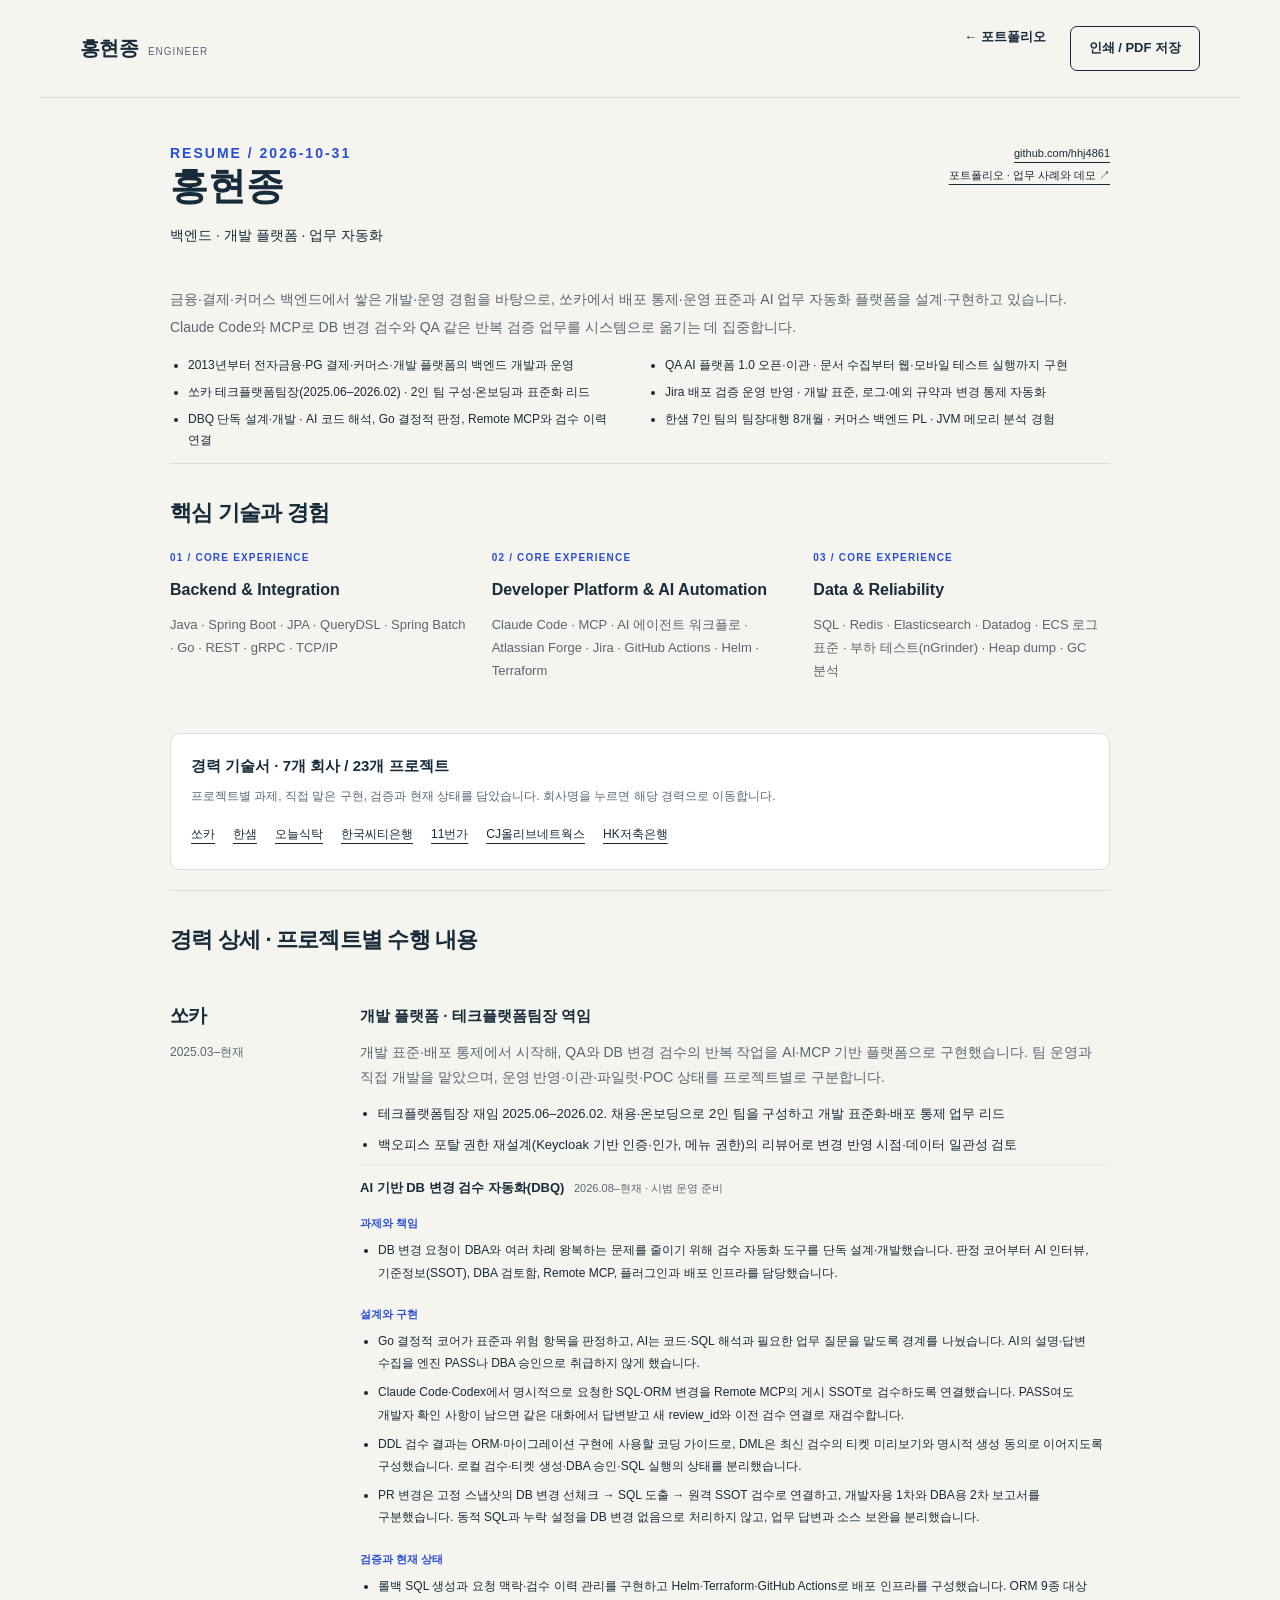
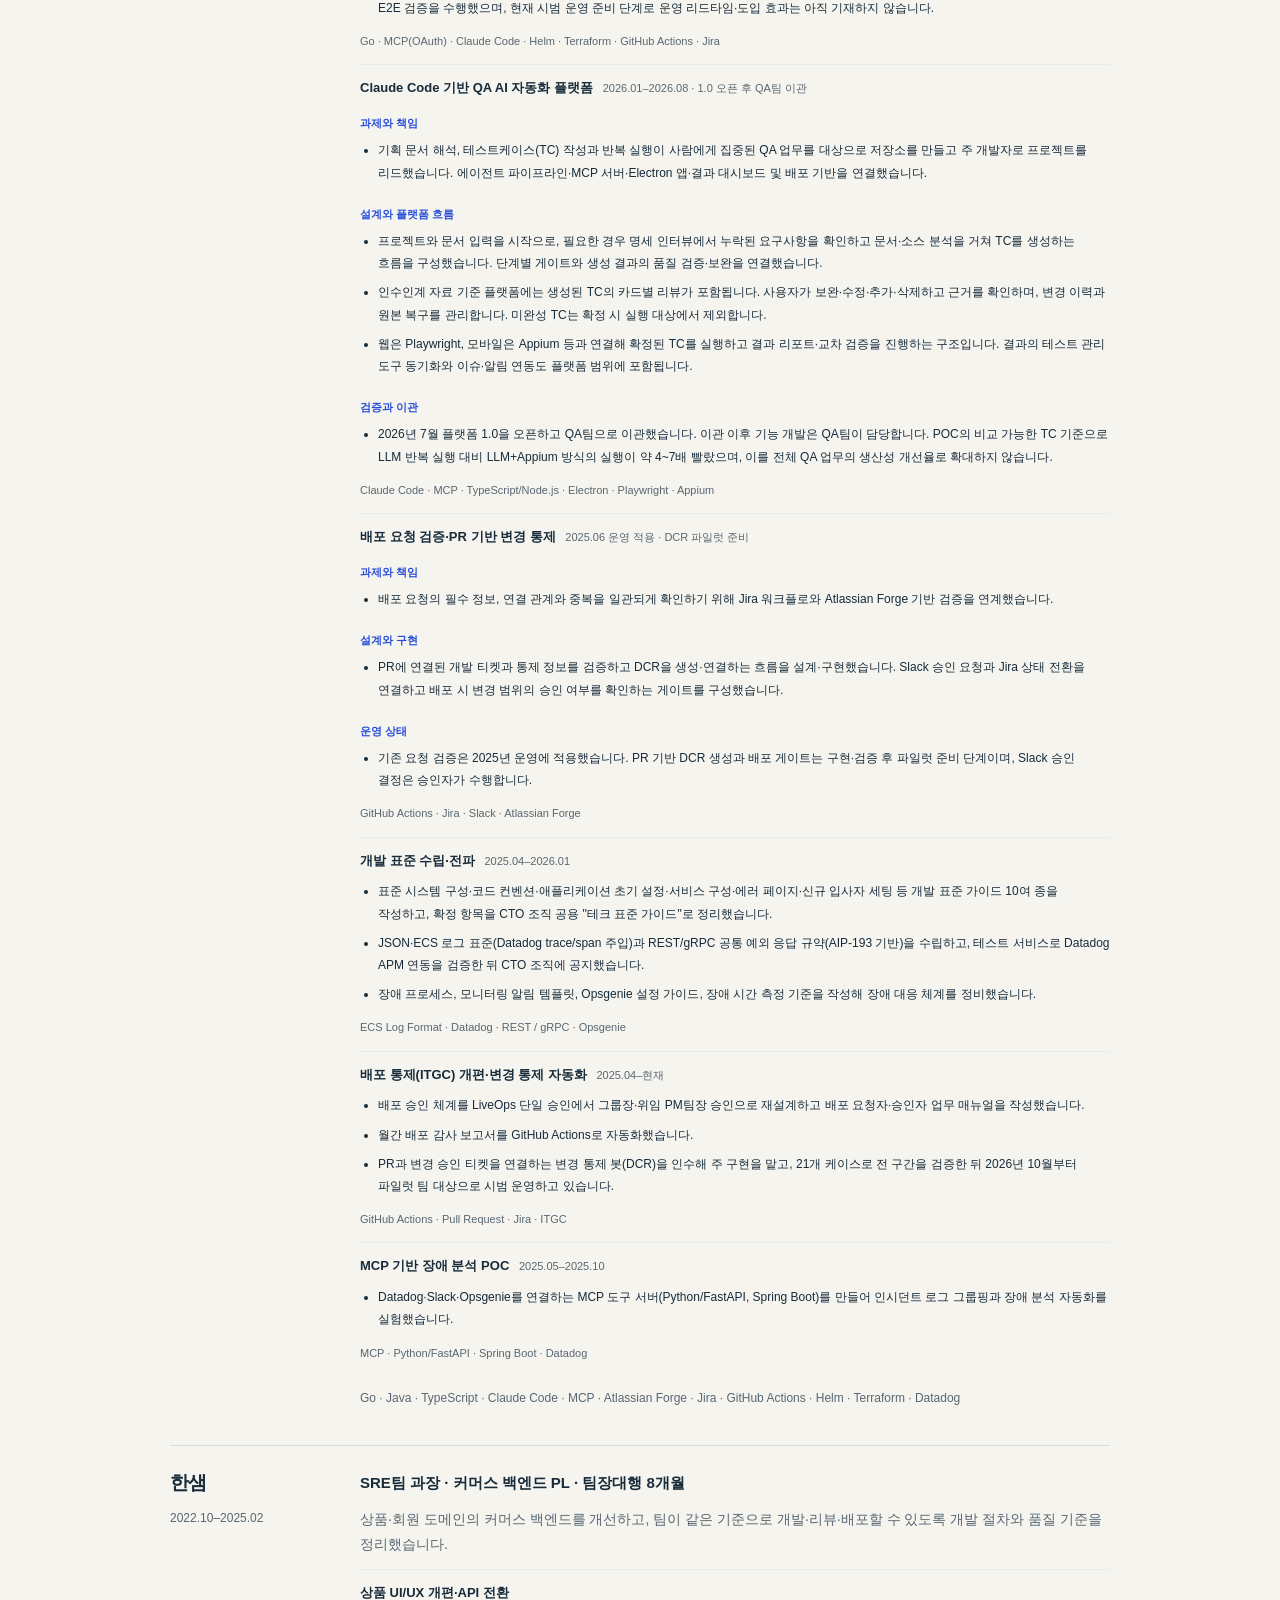
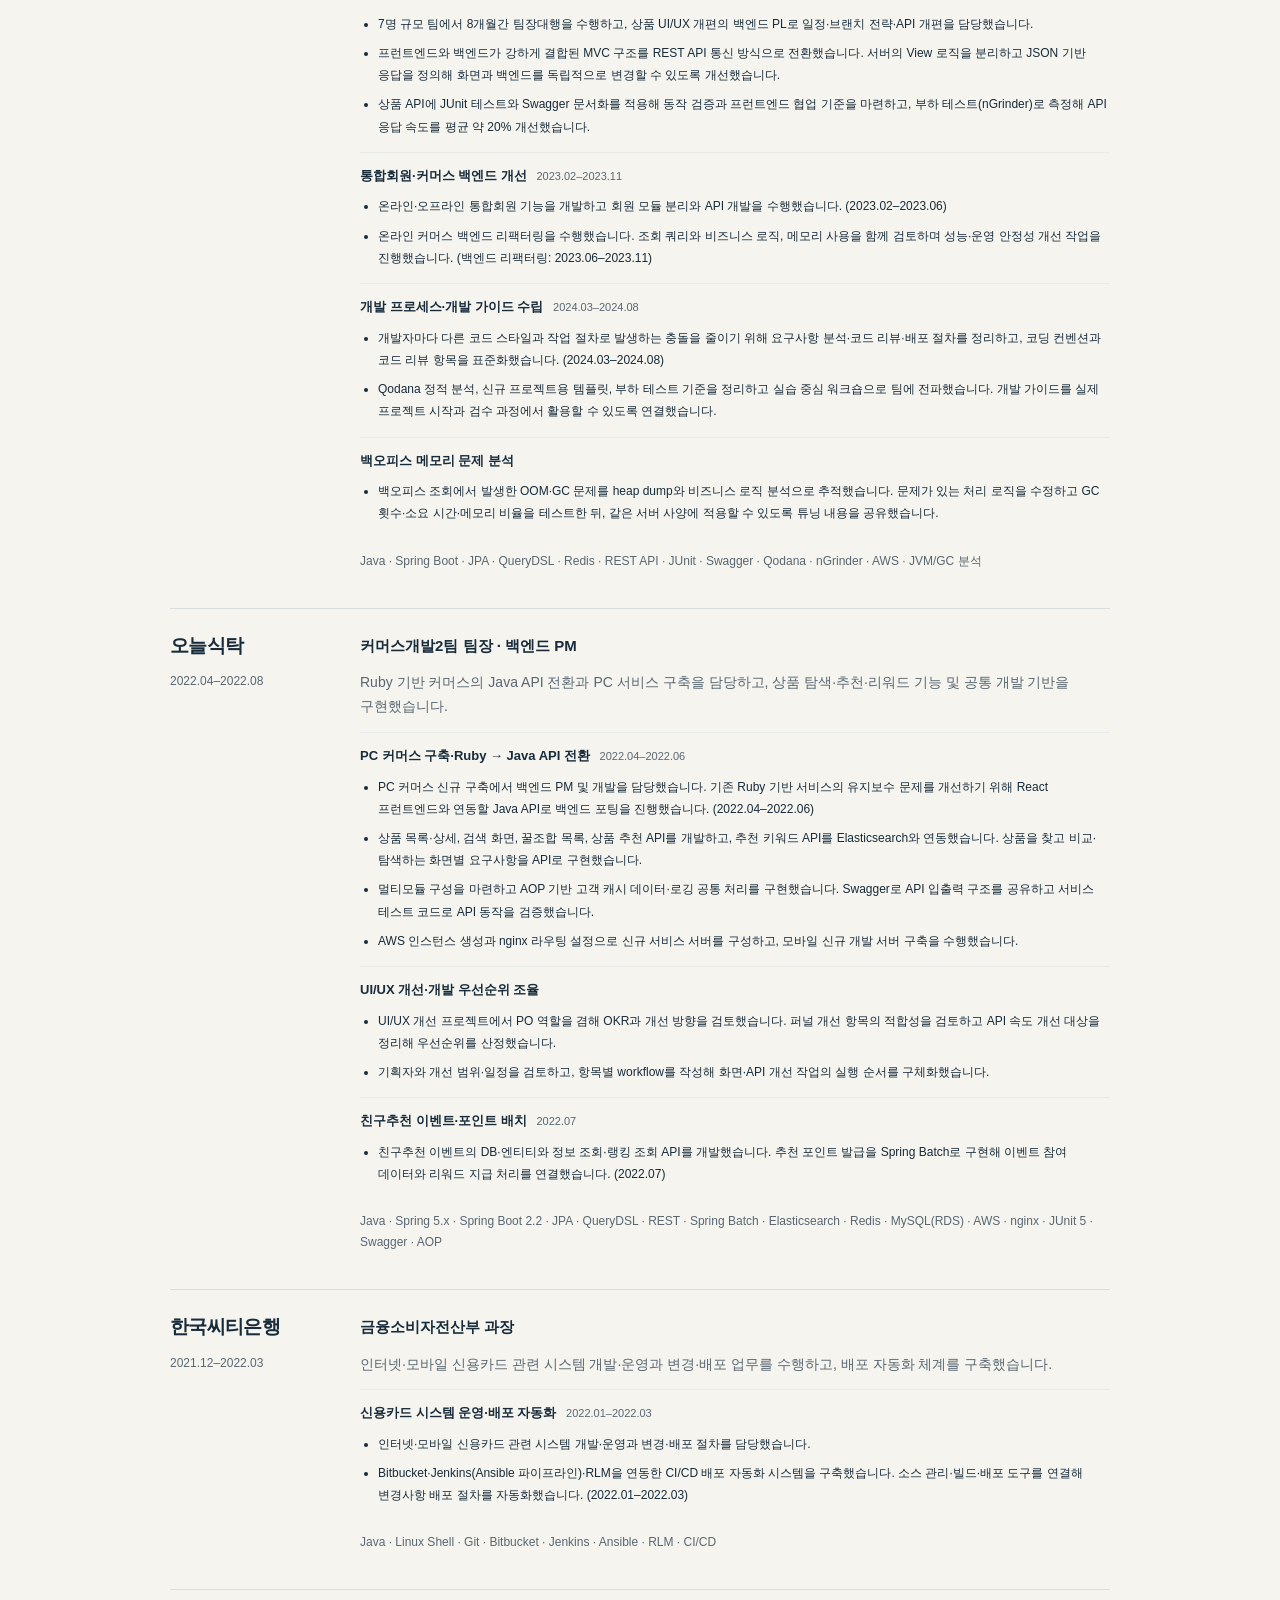
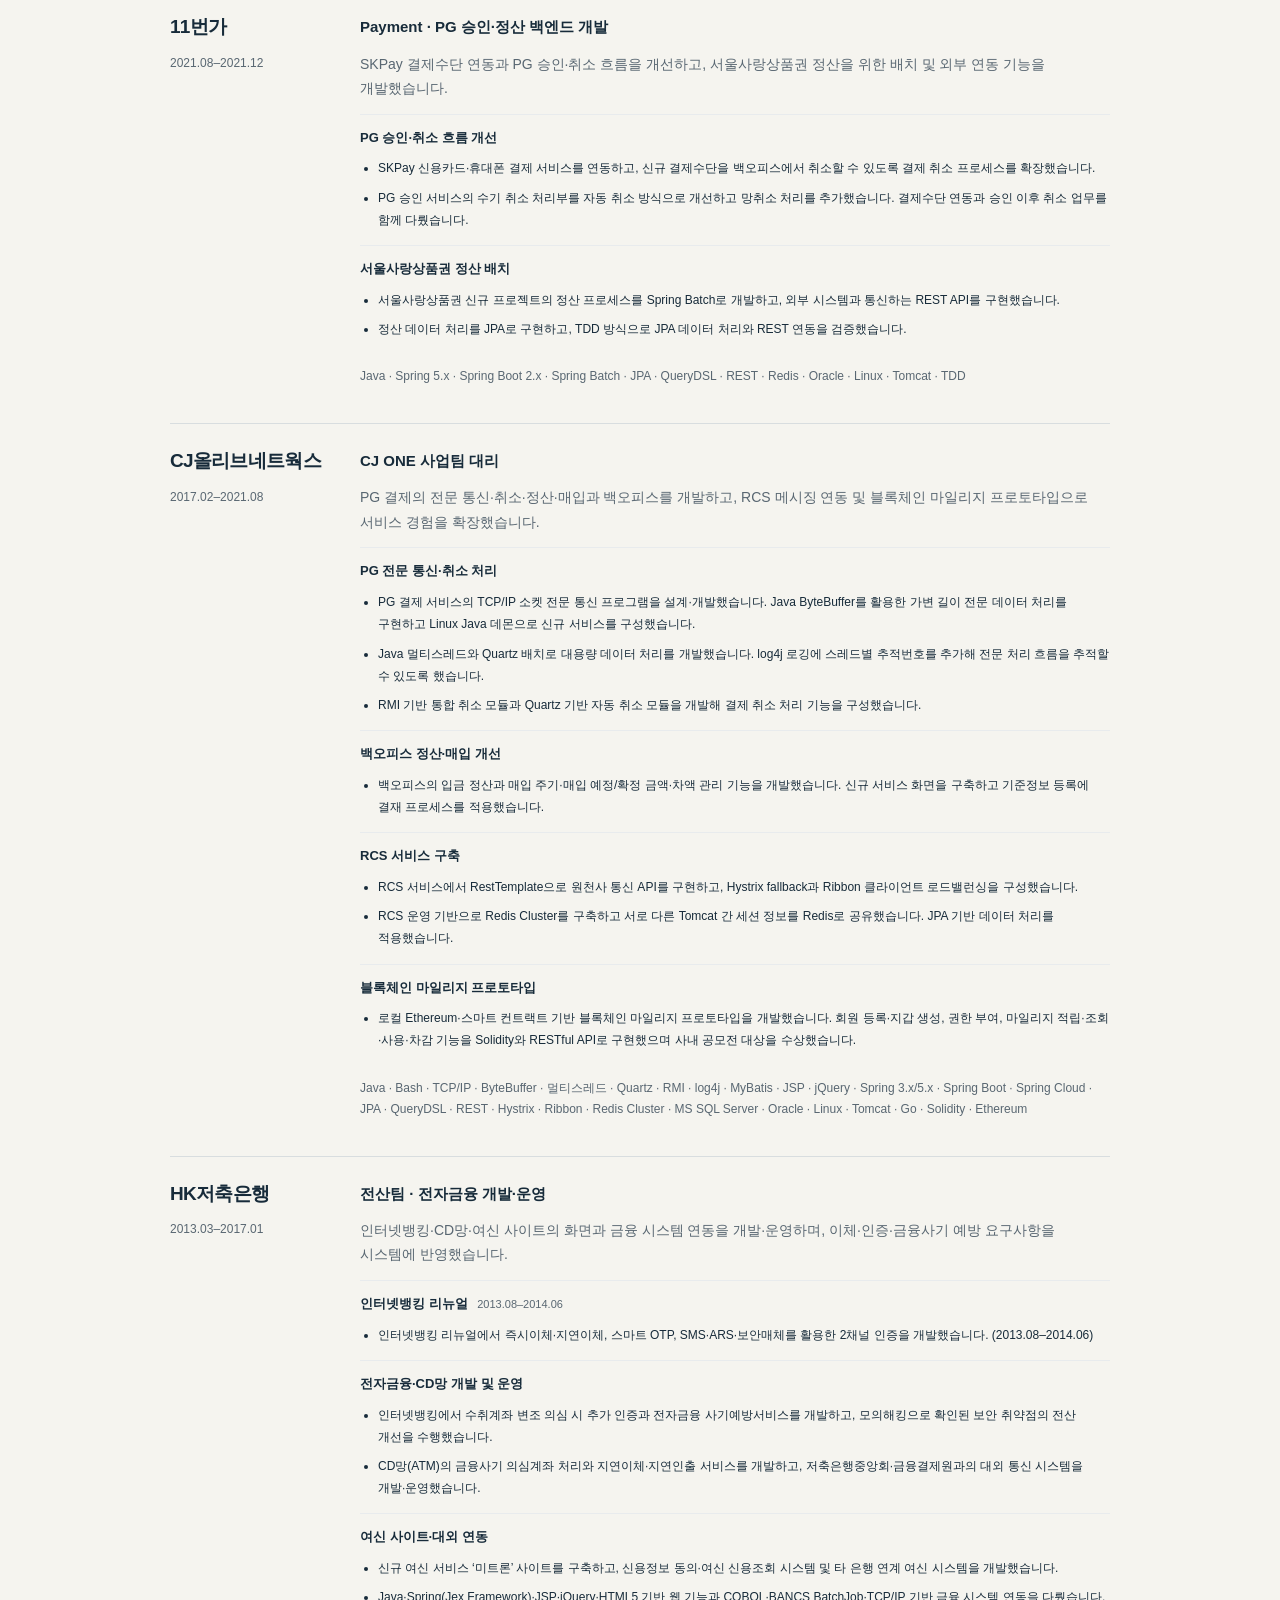
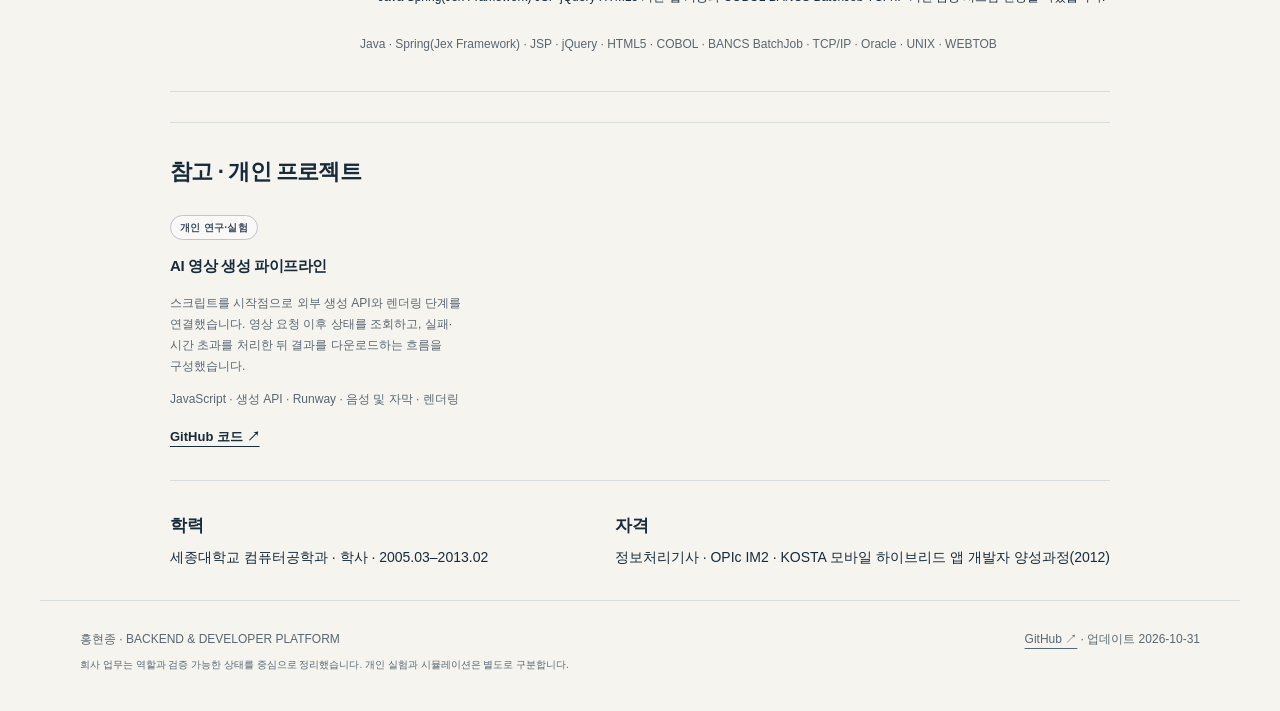
<file: resume.html>
<!doctype html>
<html lang="ko"><head><meta charset="utf-8">
<meta name="viewport" content="width=device-width, initial-scale=1">
<meta name="description" content="홍현종의 백엔드·개발 플랫폼 경력. 쏘카 업무 사례와 금융·결제·커머스 개발 경험">
<meta name="color-scheme" content="light">
<title>홍현종 | 경력 이력서</title><link rel="stylesheet" href="styles.css?v=8af0456f02d2">

</head><body><a class="skip" href="#main">본문으로 이동</a><nav aria-label="주요 메뉴"><a class="brand" href="index.html">홍현종<small>ENGINEER</small></a><div class="links"><a href="index.html">← 포트폴리오</a><button class="button print-tools" id="print" type="button">인쇄 / PDF 저장</button></div></nav>
<main id="main" class="resume-page"><header class="resume-header"><div><p class="eyebrow">RESUME / 2026-10-31</p><h1>홍현종</h1><p>백엔드 · 개발 플랫폼 · 업무 자동화</p></div><div class="resume-contact"><a href="https://github.com/hhj4861">github.com/hhj4861</a><br><a href="index.html">포트폴리오 · 업무 사례와 데모 ↗</a></div></header><p class="intro">금융·결제·커머스 백엔드에서 쌓은 개발·운영 경험을 바탕으로, 쏘카에서 배포 통제·운영 표준과 AI 업무 자동화 플랫폼을 설계·구현하고 있습니다. Claude Code와 MCP로 DB 변경 검수와 QA 같은 반복 검증 업무를 시스템으로 옮기는 데 집중합니다.</p><ul class="summary-list"><li>2013년부터 전자금융·PG 결제·커머스·개발 플랫폼의 백엔드 개발과 운영</li><li>쏘카 테크플랫폼팀장(2025.06–2026.02) · 2인 팀 구성·온보딩과 표준화 리드</li><li>DBQ 단독 설계·개발 · AI 코드 해석, Go 결정적 판정, Remote MCP와 검수 이력 연결</li><li>QA AI 플랫폼 1.0 오픈·이관 · 문서 수집부터 웹·모바일 테스트 실행까지 구현</li><li>Jira 배포 검증 운영 반영 · 개발 표준, 로그·예외 규약과 변경 통제 자동화</li><li>한샘 7인 팀의 팀장대행 8개월 · 커머스 백엔드 PL · JVM 메모리 분석 경험</li></ul>
<section class="section"><h2>핵심 기술과 경험</h2><div class="skills"><div><span class="mini-label">01 / CORE EXPERIENCE</span><h3>Backend &amp; Integration</h3><p>Java · Spring Boot · JPA · QueryDSL · Spring Batch · Go · REST · gRPC · TCP/IP</p></div><div><span class="mini-label">02 / CORE EXPERIENCE</span><h3>Developer Platform &amp; AI Automation</h3><p>Claude Code · MCP · AI 에이전트 워크플로 · Atlassian Forge · Jira · GitHub Actions · Helm · Terraform</p></div><div><span class="mini-label">03 / CORE EXPERIENCE</span><h3>Data &amp; Reliability</h3><p>SQL · Redis · Elasticsearch · Datadog · ECS 로그 표준 · 부하 테스트(nGrinder) · Heap dump · GC 분석</p></div></div></section>
<aside class="resume-guide"><strong>경력 기술서 · 7개 회사 / 23개 프로젝트</strong><p>프로젝트별 과제, 직접 맡은 구현, 검증과 현재 상태를 담았습니다. 회사명을 누르면 해당 경력으로 이동합니다.</p><div aria-label="회사별 경력 바로가기"><a href="#career-0">쏘카</a><a href="#career-1">한샘</a><a href="#career-2">오늘식탁</a><a href="#career-3">한국씨티은행</a><a href="#career-4">11번가</a><a href="#career-5">CJ올리브네트웍스</a><a href="#career-6">HK저축은행</a></div></aside><section class="section" id="experience"><h2>경력 상세 · 프로젝트별 수행 내용</h2><article class="career" id="career-0"><div><h3>쏘카</h3><span class="muted">2025.03–현재</span></div><div><p class="role">개발 플랫폼 · 테크플랫폼팀장 역임</p><p class="career-summary">개발 표준·배포 통제에서 시작해, QA와 DB 변경 검수의 반복 작업을 AI·MCP 기반 플랫폼으로 구현했습니다. 팀 운영과 직접 개발을 맡았으며, 운영 반영·이관·파일럿·POC 상태를 프로젝트별로 구분합니다.</p><ul><li>테크플랫폼팀장 재임 2025.06–2026.02. 채용·온보딩으로 2인 팀을 구성하고 개발 표준화·배포 통제 업무 리드</li><li>백오피스 포탈 권한 재설계(Keycloak 기반 인증·인가, 메뉴 권한)의 리뷰어로 변경 반영 시점·데이터 일관성 검토</li></ul><section class="career-project"><h4>AI 기반 DB 변경 검수 자동화(DBQ) <span class="period">2026.08–현재 · 시범 운영 준비</span></h4><div class="career-detail"><h5>과제와 책임</h5><ul><li>DB 변경 요청이 DBA와 여러 차례 왕복하는 문제를 줄이기 위해 검수 자동화 도구를 단독 설계·개발했습니다. 판정 코어부터 AI 인터뷰, 기준정보(SSOT), DBA 검토함, Remote MCP, 플러그인과 배포 인프라를 담당했습니다.</li></ul></div><div class="career-detail"><h5>설계와 구현</h5><ul><li>Go 결정적 코어가 표준과 위험 항목을 판정하고, AI는 코드·SQL 해석과 필요한 업무 질문을 맡도록 경계를 나눴습니다. AI의 설명·답변 수집을 엔진 PASS나 DBA 승인으로 취급하지 않게 했습니다.</li><li>Claude Code·Codex에서 명시적으로 요청한 SQL·ORM 변경을 Remote MCP의 게시 SSOT로 검수하도록 연결했습니다. PASS여도 개발자 확인 사항이 남으면 같은 대화에서 답변받고 새 review_id와 이전 검수 연결로 재검수합니다.</li><li>DDL 검수 결과는 ORM·마이그레이션 구현에 사용할 코딩 가이드로, DML은 최신 검수의 티켓 미리보기와 명시적 생성 동의로 이어지도록 구성했습니다. 로컬 검수·티켓 생성·DBA 승인·SQL 실행의 상태를 분리했습니다.</li><li>PR 변경은 고정 스냅샷의 DB 변경 선체크 → SQL 도출 → 원격 SSOT 검수로 연결하고, 개발자용 1차와 DBA용 2차 보고서를 구분했습니다. 동적 SQL과 누락 설정을 DB 변경 없음으로 처리하지 않고, 업무 답변과 소스 보완을 분리했습니다.</li></ul></div><div class="career-detail"><h5>검증과 현재 상태</h5><ul><li>롤백 SQL 생성과 요청 맥락·검수 이력 관리를 구현하고 Helm·Terraform·GitHub Actions로 배포 인프라를 구성했습니다. ORM 9종 대상 E2E 검증을 수행했으며, 현재 시범 운영 준비 단계로 운영 리드타임·도입 효과는 아직 기재하지 않습니다.</li></ul></div><p>Go · MCP(OAuth) · Claude Code · Helm · Terraform · GitHub Actions · Jira</p></section><section class="career-project"><h4>Claude Code 기반 QA AI 자동화 플랫폼 <span class="period">2026.01–2026.08 · 1.0 오픈 후 QA팀 이관</span></h4><div class="career-detail"><h5>과제와 책임</h5><ul><li>기획 문서 해석, 테스트케이스(TC) 작성과 반복 실행이 사람에게 집중된 QA 업무를 대상으로 저장소를 만들고 주 개발자로 프로젝트를 리드했습니다. 에이전트 파이프라인·MCP 서버·Electron 앱·결과 대시보드 및 배포 기반을 연결했습니다.</li></ul></div><div class="career-detail"><h5>설계와 플랫폼 흐름</h5><ul><li>프로젝트와 문서 입력을 시작으로, 필요한 경우 명세 인터뷰에서 누락된 요구사항을 확인하고 문서·소스 분석을 거쳐 TC를 생성하는 흐름을 구성했습니다. 단계별 게이트와 생성 결과의 품질 검증·보완을 연결했습니다.</li><li>인수인계 자료 기준 플랫폼에는 생성된 TC의 카드별 리뷰가 포함됩니다. 사용자가 보완·수정·추가·삭제하고 근거를 확인하며, 변경 이력과 원본 복구를 관리합니다. 미완성 TC는 확정 시 실행 대상에서 제외합니다.</li><li>웹은 Playwright, 모바일은 Appium 등과 연결해 확정된 TC를 실행하고 결과 리포트·교차 검증을 진행하는 구조입니다. 결과의 테스트 관리 도구 동기화와 이슈·알림 연동도 플랫폼 범위에 포함됩니다.</li></ul></div><div class="career-detail"><h5>검증과 이관</h5><ul><li>2026년 7월 플랫폼 1.0을 오픈하고 QA팀으로 이관했습니다. 이관 이후 기능 개발은 QA팀이 담당합니다. POC의 비교 가능한 TC 기준으로 LLM 반복 실행 대비 LLM+Appium 방식의 실행이 약 4~7배 빨랐으며, 이를 전체 QA 업무의 생산성 개선율로 확대하지 않습니다.</li></ul></div><p>Claude Code · MCP · TypeScript/Node.js · Electron · Playwright · Appium</p></section><section class="career-project"><h4>배포 요청 검증·PR 기반 변경 통제 <span class="period">2025.06 운영 적용 · DCR 파일럿 준비</span></h4><div class="career-detail"><h5>과제와 책임</h5><ul><li>배포 요청의 필수 정보, 연결 관계와 중복을 일관되게 확인하기 위해 Jira 워크플로와 Atlassian Forge 기반 검증을 연계했습니다.</li></ul></div><div class="career-detail"><h5>설계와 구현</h5><ul><li>PR에 연결된 개발 티켓과 통제 정보를 검증하고 DCR을 생성·연결하는 흐름을 설계·구현했습니다. Slack 승인 요청과 Jira 상태 전환을 연결하고 배포 시 변경 범위의 승인 여부를 확인하는 게이트를 구성했습니다.</li></ul></div><div class="career-detail"><h5>운영 상태</h5><ul><li>기존 요청 검증은 2025년 운영에 적용했습니다. PR 기반 DCR 생성과 배포 게이트는 구현·검증 후 파일럿 준비 단계이며, Slack 승인 결정은 승인자가 수행합니다.</li></ul></div><p>GitHub Actions · Jira · Slack · Atlassian Forge</p></section><section class="career-project"><h4>개발 표준 수립·전파 <span class="period">2025.04–2026.01</span></h4><ul><li>표준 시스템 구성·코드 컨벤션·애플리케이션 초기 설정·서비스 구성·에러 페이지·신규 입사자 세팅 등 개발 표준 가이드 10여 종을 작성하고, 확정 항목을 CTO 조직 공용 &quot;테크 표준 가이드&quot;로 정리했습니다.</li><li>JSON·ECS 로그 표준(Datadog trace/span 주입)과 REST/gRPC 공통 예외 응답 규약(AIP-193 기반)을 수립하고, 테스트 서비스로 Datadog APM 연동을 검증한 뒤 CTO 조직에 공지했습니다.</li><li>장애 프로세스, 모니터링 알림 템플릿, Opsgenie 설정 가이드, 장애 시간 측정 기준을 작성해 장애 대응 체계를 정비했습니다.</li></ul><p>ECS Log Format · Datadog · REST / gRPC · Opsgenie</p></section><section class="career-project"><h4>배포 통제(ITGC) 개편·변경 통제 자동화 <span class="period">2025.04–현재</span></h4><ul><li>배포 승인 체계를 LiveOps 단일 승인에서 그룹장·위임 PM팀장 승인으로 재설계하고 배포 요청자·승인자 업무 매뉴얼을 작성했습니다.</li><li>월간 배포 감사 보고서를 GitHub Actions로 자동화했습니다.</li><li>PR과 변경 승인 티켓을 연결하는 변경 통제 봇(DCR)을 인수해 주 구현을 맡고, 21개 케이스로 전 구간을 검증한 뒤 2026년 10월부터 파일럿 팀 대상으로 시범 운영하고 있습니다.</li></ul><p>GitHub Actions · Pull Request · Jira · ITGC</p></section><section class="career-project"><h4>MCP 기반 장애 분석 POC <span class="period">2025.05–2025.10</span></h4><ul><li>Datadog·Slack·Opsgenie를 연결하는 MCP 도구 서버(Python/FastAPI, Spring Boot)를 만들어 인시던트 로그 그룹핑과 장애 분석 자동화를 실험했습니다.</li></ul><p>MCP · Python/FastAPI · Spring Boot · Datadog</p></section><p class="note">Go · Java · TypeScript · Claude Code · MCP · Atlassian Forge · Jira · GitHub Actions · Helm · Terraform · Datadog</p></div></article><article class="career" id="career-1"><div><h3>한샘</h3><span class="muted">2022.10–2025.02</span></div><div><p class="role">SRE팀 과장 · 커머스 백엔드 PL · 팀장대행 8개월</p><p class="career-summary">상품·회원 도메인의 커머스 백엔드를 개선하고, 팀이 같은 기준으로 개발·리뷰·배포할 수 있도록 개발 절차와 품질 기준을 정리했습니다.</p><section class="career-project"><h4>상품 UI/UX 개편·API 전환 </h4><ul><li>7명 규모 팀에서 8개월간 팀장대행을 수행하고, 상품 UI/UX 개편의 백엔드 PL로 일정·브랜치 전략·API 개편을 담당했습니다.</li><li>프런트엔드와 백엔드가 강하게 결합된 MVC 구조를 REST API 통신 방식으로 전환했습니다. 서버의 View 로직을 분리하고 JSON 기반 응답을 정의해 화면과 백엔드를 독립적으로 변경할 수 있도록 개선했습니다.</li><li>상품 API에 JUnit 테스트와 Swagger 문서화를 적용해 동작 검증과 프런트엔드 협업 기준을 마련하고, 부하 테스트(nGrinder)로 측정해 API 응답 속도를 평균 약 20% 개선했습니다.</li></ul></section><section class="career-project"><h4>통합회원·커머스 백엔드 개선 <span class="period">2023.02–2023.11</span></h4><ul><li>온라인·오프라인 통합회원 기능을 개발하고 회원 모듈 분리와 API 개발을 수행했습니다. (2023.02–2023.06)</li><li>온라인 커머스 백엔드 리팩터링을 수행했습니다. 조회 쿼리와 비즈니스 로직, 메모리 사용을 함께 검토하며 성능·운영 안정성 개선 작업을 진행했습니다. (백엔드 리팩터링: 2023.06–2023.11)</li></ul></section><section class="career-project"><h4>개발 프로세스·개발 가이드 수립 <span class="period">2024.03–2024.08</span></h4><ul><li>개발자마다 다른 코드 스타일과 작업 절차로 발생하는 충돌을 줄이기 위해 요구사항 분석·코드 리뷰·배포 절차를 정리하고, 코딩 컨벤션과 코드 리뷰 항목을 표준화했습니다. (2024.03–2024.08)</li><li>Qodana 정적 분석, 신규 프로젝트용 템플릿, 부하 테스트 기준을 정리하고 실습 중심 워크숍으로 팀에 전파했습니다. 개발 가이드를 실제 프로젝트 시작과 검수 과정에서 활용할 수 있도록 연결했습니다.</li></ul></section><section class="career-project"><h4>백오피스 메모리 문제 분석 </h4><ul><li>백오피스 조회에서 발생한 OOM·GC 문제를 heap dump와 비즈니스 로직 분석으로 추적했습니다. 문제가 있는 처리 로직을 수정하고 GC 횟수·소요 시간·메모리 비율을 테스트한 뒤, 같은 서버 사양에 적용할 수 있도록 튜닝 내용을 공유했습니다.</li></ul></section><p class="note">Java · Spring Boot · JPA · QueryDSL · Redis · REST API · JUnit · Swagger · Qodana · nGrinder · AWS · JVM/GC 분석</p></div></article><article class="career" id="career-2"><div><h3>오늘식탁</h3><span class="muted">2022.04–2022.08</span></div><div><p class="role">커머스개발2팀 팀장 · 백엔드 PM</p><p class="career-summary">Ruby 기반 커머스의 Java API 전환과 PC 서비스 구축을 담당하고, 상품 탐색·추천·리워드 기능 및 공통 개발 기반을 구현했습니다.</p><section class="career-project"><h4>PC 커머스 구축·Ruby → Java API 전환 <span class="period">2022.04–2022.06</span></h4><ul><li>PC 커머스 신규 구축에서 백엔드 PM 및 개발을 담당했습니다. 기존 Ruby 기반 서비스의 유지보수 문제를 개선하기 위해 React 프런트엔드와 연동할 Java API로 백엔드 포팅을 진행했습니다. (2022.04–2022.06)</li><li>상품 목록·상세, 검색 화면, 꿀조합 목록, 상품 추천 API를 개발하고, 추천 키워드 API를 Elasticsearch와 연동했습니다. 상품을 찾고 비교·탐색하는 화면별 요구사항을 API로 구현했습니다.</li><li>멀티모듈 구성을 마련하고 AOP 기반 고객 캐시 데이터·로깅 공통 처리를 구현했습니다. Swagger로 API 입출력 구조를 공유하고 서비스 테스트 코드로 API 동작을 검증했습니다.</li><li>AWS 인스턴스 생성과 nginx 라우팅 설정으로 신규 서비스 서버를 구성하고, 모바일 신규 개발 서버 구축을 수행했습니다.</li></ul></section><section class="career-project"><h4>UI/UX 개선·개발 우선순위 조율 </h4><ul><li>UI/UX 개선 프로젝트에서 PO 역할을 겸해 OKR과 개선 방향을 검토했습니다. 퍼널 개선 항목의 적합성을 검토하고 API 속도 개선 대상을 정리해 우선순위를 산정했습니다.</li><li>기획자와 개선 범위·일정을 검토하고, 항목별 workflow를 작성해 화면·API 개선 작업의 실행 순서를 구체화했습니다.</li></ul></section><section class="career-project"><h4>친구추천 이벤트·포인트 배치 <span class="period">2022.07</span></h4><ul><li>친구추천 이벤트의 DB·엔티티와 정보 조회·랭킹 조회 API를 개발했습니다. 추천 포인트 발급을 Spring Batch로 구현해 이벤트 참여 데이터와 리워드 지급 처리를 연결했습니다. (2022.07)</li></ul></section><p class="note">Java · Spring 5.x · Spring Boot 2.2 · JPA · QueryDSL · REST · Spring Batch · Elasticsearch · Redis · MySQL(RDS) · AWS · nginx · JUnit 5 · Swagger · AOP</p></div></article><article class="career" id="career-3"><div><h3>한국씨티은행</h3><span class="muted">2021.12–2022.03</span></div><div><p class="role">금융소비자전산부 과장</p><p class="career-summary">인터넷·모바일 신용카드 관련 시스템 개발·운영과 변경·배포 업무를 수행하고, 배포 자동화 체계를 구축했습니다.</p><section class="career-project"><h4>신용카드 시스템 운영·배포 자동화 <span class="period">2022.01–2022.03</span></h4><ul><li>인터넷·모바일 신용카드 관련 시스템 개발·운영과 변경·배포 절차를 담당했습니다.</li><li>Bitbucket·Jenkins(Ansible 파이프라인)·RLM을 연동한 CI/CD 배포 자동화 시스템을 구축했습니다. 소스 관리·빌드·배포 도구를 연결해 변경사항 배포 절차를 자동화했습니다. (2022.01–2022.03)</li></ul></section><p class="note">Java · Linux Shell · Git · Bitbucket · Jenkins · Ansible · RLM · CI/CD</p></div></article><article class="career" id="career-4"><div><h3>11번가</h3><span class="muted">2021.08–2021.12</span></div><div><p class="role">Payment · PG 승인·정산 백엔드 개발</p><p class="career-summary">SKPay 결제수단 연동과 PG 승인·취소 흐름을 개선하고, 서울사랑상품권 정산을 위한 배치 및 외부 연동 기능을 개발했습니다.</p><section class="career-project"><h4>PG 승인·취소 흐름 개선 </h4><ul><li>SKPay 신용카드·휴대폰 결제 서비스를 연동하고, 신규 결제수단을 백오피스에서 취소할 수 있도록 결제 취소 프로세스를 확장했습니다.</li><li>PG 승인 서비스의 수기 취소 처리부를 자동 취소 방식으로 개선하고 망취소 처리를 추가했습니다. 결제수단 연동과 승인 이후 취소 업무를 함께 다뤘습니다.</li></ul></section><section class="career-project"><h4>서울사랑상품권 정산 배치 </h4><ul><li>서울사랑상품권 신규 프로젝트의 정산 프로세스를 Spring Batch로 개발하고, 외부 시스템과 통신하는 REST API를 구현했습니다.</li><li>정산 데이터 처리를 JPA로 구현하고, TDD 방식으로 JPA 데이터 처리와 REST 연동을 검증했습니다.</li></ul></section><p class="note">Java · Spring 5.x · Spring Boot 2.x · Spring Batch · JPA · QueryDSL · REST · Redis · Oracle · Linux · Tomcat · TDD</p></div></article><article class="career" id="career-5"><div><h3>CJ올리브네트웍스</h3><span class="muted">2017.02–2021.08</span></div><div><p class="role">CJ ONE 사업팀 대리</p><p class="career-summary">PG 결제의 전문 통신·취소·정산·매입과 백오피스를 개발하고, RCS 메시징 연동 및 블록체인 마일리지 프로토타입으로 서비스 경험을 확장했습니다.</p><section class="career-project"><h4>PG 전문 통신·취소 처리 </h4><ul><li>PG 결제 서비스의 TCP/IP 소켓 전문 통신 프로그램을 설계·개발했습니다. Java ByteBuffer를 활용한 가변 길이 전문 데이터 처리를 구현하고 Linux Java 데몬으로 신규 서비스를 구성했습니다.</li><li>Java 멀티스레드와 Quartz 배치로 대용량 데이터 처리를 개발했습니다. log4j 로깅에 스레드별 추적번호를 추가해 전문 처리 흐름을 추적할 수 있도록 했습니다.</li><li>RMI 기반 통합 취소 모듈과 Quartz 기반 자동 취소 모듈을 개발해 결제 취소 처리 기능을 구성했습니다.</li></ul></section><section class="career-project"><h4>백오피스 정산·매입 개선 </h4><ul><li>백오피스의 입금 정산과 매입 주기·매입 예정/확정 금액·차액 관리 기능을 개발했습니다. 신규 서비스 화면을 구축하고 기준정보 등록에 결재 프로세스를 적용했습니다.</li></ul></section><section class="career-project"><h4>RCS 서비스 구축 </h4><ul><li>RCS 서비스에서 RestTemplate으로 원천사 통신 API를 구현하고, Hystrix fallback과 Ribbon 클라이언트 로드밸런싱을 구성했습니다.</li><li>RCS 운영 기반으로 Redis Cluster를 구축하고 서로 다른 Tomcat 간 세션 정보를 Redis로 공유했습니다. JPA 기반 데이터 처리를 적용했습니다.</li></ul></section><section class="career-project"><h4>블록체인 마일리지 프로토타입 </h4><ul><li>로컬 Ethereum·스마트 컨트랙트 기반 블록체인 마일리지 프로토타입을 개발했습니다. 회원 등록·지갑 생성, 권한 부여, 마일리지 적립·조회·사용·차감 기능을 Solidity와 RESTful API로 구현했으며 사내 공모전 대상을 수상했습니다.</li></ul></section><p class="note">Java · Bash · TCP/IP · ByteBuffer · 멀티스레드 · Quartz · RMI · log4j · MyBatis · JSP · jQuery · Spring 3.x/5.x · Spring Boot · Spring Cloud · JPA · QueryDSL · REST · Hystrix · Ribbon · Redis Cluster · MS SQL Server · Oracle · Linux · Tomcat · Go · Solidity · Ethereum</p></div></article><article class="career" id="career-6"><div><h3>HK저축은행</h3><span class="muted">2013.03–2017.01</span></div><div><p class="role">전산팀 · 전자금융 개발·운영</p><p class="career-summary">인터넷뱅킹·CD망·여신 사이트의 화면과 금융 시스템 연동을 개발·운영하며, 이체·인증·금융사기 예방 요구사항을 시스템에 반영했습니다.</p><section class="career-project"><h4>인터넷뱅킹 리뉴얼 <span class="period">2013.08–2014.06</span></h4><ul><li>인터넷뱅킹 리뉴얼에서 즉시이체·지연이체, 스마트 OTP, SMS·ARS·보안매체를 활용한 2채널 인증을 개발했습니다. (2013.08–2014.06)</li></ul></section><section class="career-project"><h4>전자금융·CD망 개발 및 운영 </h4><ul><li>인터넷뱅킹에서 수취계좌 변조 의심 시 추가 인증과 전자금융 사기예방서비스를 개발하고, 모의해킹으로 확인된 보안 취약점의 전산 개선을 수행했습니다.</li><li>CD망(ATM)의 금융사기 의심계좌 처리와 지연이체·지연인출 서비스를 개발하고, 저축은행중앙회·금융결제원과의 대외 통신 시스템을 개발·운영했습니다.</li></ul></section><section class="career-project"><h4>여신 사이트·대외 연동 </h4><ul><li>신규 여신 서비스 ‘미트론’ 사이트를 구축하고, 신용정보 동의·여신 신용조회 시스템 및 타 은행 연계 여신 시스템을 개발했습니다.</li><li>Java·Spring(Jex Framework)·JSP·jQuery·HTML5 기반 웹 기능과 COBOL·BANCS BatchJob·TCP/IP 기반 금융 시스템 연동을 다뤘습니다.</li></ul></section><p class="note">Java · Spring(Jex Framework) · JSP · jQuery · HTML5 · COBOL · BANCS BatchJob · TCP/IP · Oracle · UNIX · WEBTOB</p></div></article></section>
<section class="section"><h2>참고 · 개인 프로젝트</h2><div class="personal-grid"><article class="personal-card"><span class="pill">개인 연구·실험</span><h3>AI 영상 생성 파이프라인</h3><p>스크립트를 시작점으로 외부 생성 API와 렌더링 단계를 연결했습니다. 영상 요청 이후 상태를 조회하고, 실패·시간 초과를 처리한 뒤 결과를 다운로드하는 흐름을 구성했습니다.</p><p class="stack">JavaScript · 생성 API · Runway · 음성 및 자막 · 렌더링</p><a class="text-link" href="https://github.com/hhj4861/scene-image-generator">GitHub 코드 ↗</a></article></div></section>
<section class="section"><div class="education"><div><h3>학력</h3><p>세종대학교 컴퓨터공학과 · 학사 · 2005.03–2013.02</p></div><div><h3>자격</h3><p>정보처리기사 · OPIc IM2 · KOSTA 모바일 하이브리드 앱 개발자 양성과정(2012)</p></div></div></section></main><footer><div><p>홍현종 · BACKEND &amp; DEVELOPER PLATFORM</p><p class="fine">회사 업무는 역할과 검증 가능한 상태를 중심으로 정리했습니다. 개인 실험과 시뮬레이션은 별도로 구분합니다.</p></div><div><a href="https://github.com/hhj4861">GitHub ↗</a> · 업데이트 2026-10-31</div></footer><script src="print.js?v=217a60c6d7be" defer></script></body></html>
</file>
<file: styles.css>
:root{--paper:#f5f4ef;--surface:#fff;--ink:#172b3a;--muted:#596772;--line:#d8dddf;--accent:#284ed8;--pale:#eaf0ff;--green:#1d684d;--radius:18px}*{box-sizing:border-box}html{scroll-behavior:smooth;scroll-padding-top:30px}body{margin:0;background:var(--paper);color:var(--ink);font-family:Arial,"Noto Sans CJK KR","Apple SD Gothic Neo",sans-serif;line-height:1.75;word-break:keep-all;overflow-wrap:anywhere}a{color:inherit;text-underline-offset:5px}button,input,select,textarea{font:inherit}a,button,summary,select{touch-action:manipulation}a:focus-visible,button:focus-visible,summary:focus-visible,select:focus-visible,input:focus-visible{outline:3px solid #bb6619;outline-offset:4px}button{cursor:pointer}button:disabled{cursor:not-allowed}nav{max-width:1200px;margin:auto;padding:26px 40px;display:flex;align-items:center;justify-content:space-between;gap:24px;border-bottom:1px solid var(--line)}nav .links{display:flex;flex-wrap:wrap;gap:24px;font-size:13px;font-weight:600}nav a{text-decoration:none}.brand{font-size:20px;letter-spacing:-.7px;font-weight:800}.brand small{font-size:10px;letter-spacing:1px;margin-left:10px;font-weight:500;color:var(--muted)}main{max-width:1200px;margin:auto;padding:0 40px}.review-banner{max-width:1120px;margin:22px auto 0;padding:9px 14px;background:#fff6de;border:1px solid #e4cc8d;color:#655325;border-radius:8px;font-size:12px}.hero{display:grid;grid-template-columns:1.45fr .7fr;gap:64px;padding:74px 0 72px}.eyebrow{font:700 11px/1.6 Arial,sans-serif;letter-spacing:2px;text-transform:uppercase;color:var(--accent)}.hero h1{font-size:clamp(36px,4.7vw,59px);line-height:1.28;letter-spacing:-2.8px;margin:23px 0 24px;font-weight:800}.hero h1 span{color:var(--accent)}.intro{max-width:720px;color:var(--muted);font-size:16px;line-height:1.95}.hero-aside{padding-top:58px}.portrait-mark{width:58px;height:58px;border:1px solid var(--ink);display:flex;align-items:center;justify-content:center;font:600 16px Arial;border-radius:50%;margin-bottom:21px}.current-role{font-size:14px;margin:0 0 22px}.current-role strong{display:block;font-size:18px;margin:3px 0}.path{list-style:none;padding:0;margin:0;border-top:1px solid var(--line)}.path li{display:flex;justify-content:space-between;gap:12px;padding:10px 0;border-bottom:1px solid var(--line);font-size:12px}.path span{color:var(--muted)}.buttons{display:flex;flex-wrap:wrap;gap:10px;margin-top:28px}.button{display:inline-flex;align-items:center;justify-content:center;gap:8px;border:1px solid var(--ink);border-radius:7px;padding:10px 18px;text-decoration:none;font-size:13px;font-weight:650;background:transparent;color:var(--ink);min-height:44px}.button.primary{background:var(--ink);color:white}.button:hover{background:#e5e9ee}.button.primary:hover{background:#2b4155}.text-link{font-size:13px;font-weight:650}.section{padding:58px 0;border-top:1px solid var(--line)}.section-title{display:flex;justify-content:space-between;align-items:baseline;gap:24px;margin-bottom:30px}.section-title h2{font-size:31px;line-height:1.4;letter-spacing:-1.3px;margin:5px 0}.section-title p{font-size:13px;max-width:410px;color:var(--muted);margin:0}.section-no{font:600 11px Arial;color:var(--accent);letter-spacing:1px}.skills{display:grid;grid-template-columns:repeat(3,1fr);gap:40px}.skills h3{font-size:16px;margin:0 0 10px}.skills p{font-size:13px;color:var(--muted);margin:0}.skills .mini-label{font:700 10px Arial;letter-spacing:1.2px;color:var(--accent);display:block;margin-bottom:13px}.projects{display:grid;gap:24px}.project{border:1px solid var(--line);background:var(--surface);border-radius:var(--radius);overflow:hidden;display:grid;grid-template-columns:340px minmax(0,1fr)}.project-head{padding:30px;background:#eaf0f6;display:flex;flex-direction:column;align-items:flex-start}.project:nth-child(2) .project-head{background:#e9eee7}.project:nth-child(3) .project-head{background:#f0eae2}.project:nth-child(4) .project-head{background:#ebeaf4}.project h3{font-size:25px;line-height:1.45;letter-spacing:-.8px;margin:16px 0 12px}.project-head p{font-size:13px;color:#475769;margin:0 0 17px}.project-head .stack{font-size:11px;margin-top:auto;padding-top:24px}.pill{font-size:10px;font-weight:700;letter-spacing:.3px;border:1px solid #bbc6d1;border-radius:99px;padding:3px 9px;display:inline-block;color:#374d62;background:#ffffff80}.project-body{padding:26px 32px}.case-row{display:grid;grid-template-columns:72px 1fr;gap:12px;padding:11px 0}.case-row h4{font-size:11px;color:var(--accent);margin:2px 0;font-weight:700}.case-row p{font-size:14px;line-height:1.85;margin:0}.case-row ul{margin:0;padding-left:18px;font-size:14px}.scope{font-size:11px;color:var(--muted);border-top:1px solid var(--line);padding-top:12px;margin:13px 0 0}.career{display:grid;grid-template-columns:190px minmax(0,1fr);gap:34px;padding:30px 0;border-bottom:1px solid var(--line)}.career:first-of-type{padding-top:0}.career h3{font-size:22px;line-height:1.4;margin:0 0 7px;letter-spacing:-.7px}.muted{color:var(--muted);font-size:12px}.role{font-size:15px;font-weight:700;margin:0 0 11px}.career-summary{font-size:14px;color:var(--muted);margin:0 0 13px}.career ul{padding-left:18px;margin:0;font-size:13px;line-height:1.85}.career li{padding-bottom:7px}.career details{margin-top:15px}.career summary{font-size:12px;font-weight:650;cursor:pointer;color:var(--accent);padding:6px 0}.career-project{padding:12px 0 7px;border-top:1px solid #e8ebed}.career-project h4{margin:0 0 8px;font-size:13px}.career-project .period{font-size:11px;color:var(--muted);font-weight:400;margin-left:6px}.career-project p{font-size:12px;color:var(--muted);margin:6px 0}.personal-grid{display:grid;grid-template-columns:repeat(3,minmax(0,1fr));gap:20px}.personal-card{padding:24px 0 10px;border-top:2px solid #afbac4}.personal-card h3{font-size:19px;letter-spacing:-.4px;margin:13px 0}.personal-card p{font-size:13px;color:var(--muted)}.personal-card .stack{font-size:11px}.education{display:flex;gap:40px;justify-content:space-between;font-size:14px}.education h3{font-size:17px;margin:0 0 5px}.education p{margin:0}.note{font-size:12px;color:var(--muted)}footer{max-width:1200px;margin:auto;padding:28px 40px 38px;font-size:12px;color:var(--muted);border-top:1px solid var(--line);display:flex;justify-content:space-between;gap:24px}footer p{margin:0}footer .fine{font-size:10px;margin-top:6px}.skip{position:absolute;top:-200px}.skip:focus{top:10px;left:10px;padding:10px;background:#fff;z-index:10}.resume-header{padding:44px 0 25px;display:flex;justify-content:space-between;align-items:flex-start;gap:24px}.resume-header h1{font-size:38px;line-height:1.2;margin:0 0 13px}.resume-header p{margin:0;font-size:14px}.resume-contact{text-align:right;font-size:11px;line-height:2}.resume-page{max-width:1020px}.resume-page .section{padding:30px 0}.resume-page h2{font-size:22px;letter-spacing:-.8px;margin:0 0 20px}.resume-page .intro{font-size:14px;max-width:none}.resume-page .career{grid-template-columns:165px minmax(0,1fr);gap:25px;padding:24px 0}.resume-page .career h3{font-size:19px}.resume-page .career-project h4{font-size:13px}.resume-page .career-project ul{font-size:12px}.resume-page .career-project p{font-size:11px}.resume-page .skills{gap:25px}.resume-page .personal-grid{gap:24px}.resume-page .personal-card{border-top:0;padding:0}.resume-page .personal-card h3{font-size:15px}.resume-page .personal-card p{font-size:12px}.resume-page .resume-role-note{font-size:11px;background:var(--pale);border-radius:5px;padding:7px 9px;color:#344a76}.resume-page .summary-list{columns:2;column-gap:32px;padding-left:18px;font-size:12px}.resume-page .summary-list li{break-inside:avoid;margin-bottom:6px}.review-notice{background:#fff5dc;border:1px solid #e6d09d;padding:16px 20px;border-radius:10px;font-size:12px}.review-notice h2{font-size:16px;margin:0 0 8px}.review-notice ul{padding-left:18px;margin:0}.review-notice p{margin:8px 0 0}
@media(max-width:920px){.hero{grid-template-columns:1fr;gap:20px}.hero-aside{padding-top:0;display:none}.project{grid-template-columns:280px minmax(0,1fr)}.project-head{padding:24px}.project-body{padding:22px}.personal-grid{grid-template-columns:1fr 1fr}.career{grid-template-columns:160px minmax(0,1fr);gap:22px}}
@media(max-width:650px){nav{padding:20px;align-items:flex-start}.brand small{display:none}nav .links{gap:10px 16px;font-size:11px;max-width:215px;justify-content:flex-end}main{padding:0 20px}.review-banner{margin-top:16px;font-size:10px}.hero{padding:40px 0 45px}.hero h1{font-size:37px;letter-spacing:-2px}.intro{font-size:14px}.buttons .button{padding:10px 13px;font-size:12px}.section{padding:36px 0}.section-title{display:block;margin-bottom:23px}.section-title h2{font-size:26px}.section-title p{font-size:12px;margin-top:9px}.skills{grid-template-columns:1fr;gap:22px}.skills .mini-label{margin-bottom:7px}.project{grid-template-columns:1fr}.project-head{padding:22px}.project-head .stack{margin-top:0;padding-top:4px}.project h3{font-size:23px;margin:12px 0}.project-head p{margin-bottom:10px}.project-body{padding:16px 22px 22px}.case-row{grid-template-columns:1fr;gap:4px;padding:10px 0}.case-row p,.case-row ul{font-size:13px}.career,.resume-page .career{grid-template-columns:1fr;gap:10px;padding:24px 0}.career h3{font-size:20px}.career ul{font-size:12px}.role{font-size:14px}.personal-grid{grid-template-columns:1fr}.personal-card{padding-top:18px}.personal-card h3{margin-top:9px}.education{display:block}.education>div+div{margin-top:20px}footer{display:block;padding:25px 20px}footer>div+div{margin-top:12px}.resume-header{display:block;padding-top:30px}.resume-contact{text-align:left;margin-top:17px}.resume-page .summary-list{columns:1}.resume-page .section{padding:25px 0}.review-notice{padding:13px 15px}}
@media(prefers-reduced-motion:reduce){html{scroll-behavior:auto}*{animation:none!important;transition:none!important}}
@page{size:A4;margin:13mm 14mm 14mm}
@media print{body{background:white;color:#132635;font-size:9pt;line-height:1.6}nav,footer,.review-banner,.print-tools,.screen-only,.skip{display:none!important}.resume-page{padding:0;max-width:none}.resume-header{padding:0 0 10px;display:flex}.resume-header h1{font-size:24pt}.resume-header p{font-size:10pt}.resume-contact{font-size:8pt}.resume-page .intro{font-size:9pt}.resume-page .section{padding:14px 0}.resume-page h2{font-size:14pt;margin:0 0 10px;break-after:avoid}.resume-page .skills{grid-template-columns:repeat(3,1fr);gap:18px}.skills h3{font-size:9pt;margin:0 0 5px}.skills p{font-size:8pt}.skills .mini-label{font-size:7pt;margin-bottom:4px}.resume-page .career{grid-template-columns:120px minmax(0,1fr);gap:16px;padding:14px 0;break-inside:auto}.resume-page .career h3{font-size:12pt}.resume-page .career .muted{font-size:8pt}.role{font-size:9pt;margin-bottom:7px}.career-summary{font-size:8.5pt;margin-bottom:8px}.career ul{font-size:8.3pt!important}.career li{padding-bottom:3px}.career-project{padding:8px 0 4px;break-inside:avoid}.resume-page .career-project h4{font-size:9pt;margin-bottom:4px}.resume-page .career-project p{font-size:8pt}.resume-page .career .period{font-size:7.5pt}.resume-page .resume-role-note{font-size:8pt;padding:4px 7px}.resume-page .personal-grid{grid-template-columns:repeat(3,1fr)}.resume-page .personal-card{break-inside:avoid}.resume-page .personal-card h3{font-size:9pt}.resume-page .personal-card p{font-size:8pt}.resume-page .summary-list{font-size:8.5pt}.education{font-size:9pt}.education h3{font-size:10pt}.review-notice{break-inside:avoid;font-size:8pt;padding:8px 11px}.review-notice h2{font-size:10pt}.pill{font-size:7pt}a{text-decoration:none}.section-title{break-after:avoid}h3,h4{break-after:avoid}p,li{orphans:2;widows:2}}

.career-detail h5{font-size:11px;color:var(--accent);margin:14px 0 6px}.resume-guide{border:1px solid var(--line);background:#fff;border-radius:10px;padding:18px 20px;margin:20px 0}.resume-guide strong{font-size:15px}.resume-guide p{font-size:12px;color:var(--muted);margin:6px 0 12px}.resume-guide>div{display:flex;flex-wrap:wrap;gap:9px 18px}.resume-guide a{font-size:12px;min-height:32px;display:inline-flex;align-items:center}.career[id]{scroll-margin-top:24px}@media print{.resume-guide{display:none}.career-detail h5{font-size:8pt;margin:8px 0 4px}}

@media print{.resume-page .career-project{break-inside:auto}.resume-page .career li{break-inside:avoid}.career-detail h5{break-after:avoid}}

.personal-carousel .carousel-toolbar{display:flex;justify-content:space-between;align-items:center;gap:16px;margin-bottom:14px;color:var(--muted);font-size:13px}.carousel-toolbar p{margin:0}.carousel-controls:not([hidden]){display:flex;align-items:center;gap:10px;white-space:nowrap}.carousel-controls button{width:42px;height:42px;border:1px solid var(--line);border-radius:50%;background:#fff;color:var(--ink)}.carousel-controls button:disabled{opacity:.35}.carousel-controls span{font-size:12px;min-width:54px;text-align:center}.personal-grid.personal-track{display:flex;gap:16px;overflow-x:auto;overscroll-behavior-x:contain;scroll-snap-type:x mandatory;scrollbar-width:thin;padding:2px 2px 14px;scroll-behavior:smooth}.personal-track .personal-card{flex:0 0 calc((100% - 32px)/3);min-width:0;scroll-snap-align:start}.personal-track:focus-visible{outline:3px solid #bb6619;outline-offset:4px}@media(max-width:700px){.personal-track .personal-card{flex-basis:88%}.personal-carousel .carousel-toolbar{align-items:flex-start}}@media(prefers-reduced-motion:reduce){.personal-grid.personal-track{scroll-behavior:auto}}
</file>
<file: templates/demo.css>
.review-demo{--demo-ink:#172b3a;--demo-blue:#2c59e8;--demo-line:#d5dbe2;color:var(--demo-ink)}.review-demo [hidden]{display:none!important}.demo-intro{max-width:780px}.demo-disclaimer{border-left:3px solid var(--demo-blue);padding:12px 16px;font-size:12px;background:#fff;line-height:1.8}.workbench-tabs{display:grid;grid-template-columns:repeat(4,minmax(0,1fr));gap:8px;margin:28px 0}.review-demo button{font:inherit;font-size:13px;min-height:44px;cursor:pointer;background:#fff;border:1px solid #8290a1;color:var(--demo-ink);border-radius:7px;padding:10px 14px;line-height:1.6}.review-demo button.primary,.workbench-tabs button[aria-selected=true]{background:var(--demo-ink);color:#fff;border-color:var(--demo-ink)}.workbench-tabs button{text-align:left;font-size:11px;color:#51616e;padding:15px}.workbench-tabs strong{display:block;font-size:15px;margin:4px 0}.workbench-tabs span{font-size:11px}.review-demo button:disabled{opacity:1;color:#61707c;background:#edf0f3;border-color:#c9d0d8;cursor:not-allowed}.review-demo :is(button,select,input,[role=tabpanel]):focus-visible{outline:3px solid #2c59e8;outline-offset:3px}.workbench-header{display:flex;justify-content:space-between;gap:20px;align-items:start;margin:22px 0}.workbench-header h3{font-size:24px;line-height:1.5;margin:0 0 10px;letter-spacing:-.8px}.workbench-header p{font-size:14px;color:#51616e;max-width:780px;margin:0}.workbench-header a{white-space:nowrap}.flow-strip{list-style:none;padding:0;display:grid;grid-template-columns:repeat(4,minmax(0,1fr));gap:12px;counter-reset:step}.flow-strip li{font-size:12px;border-top:2px solid #aabccc;padding:10px 0;counter-increment:step}.flow-strip li:before{content:'0' counter(step);display:block;font:11px/1.8 ui-monospace,monospace;color:#526b83}.demo-layout{display:grid;grid-template-columns:minmax(0,.9fr) minmax(0,1.1fr);gap:22px;align-items:start}.demo-source,.demo-review{min-width:0;background:#fff;padding:24px;border:1px solid var(--demo-line);border-radius:12px}.demo-review h4{font-size:16px;margin:0 0 14px}.demo-review p,.demo-review li{font-size:13px;line-height:1.85}.demo-review ul{padding-left:20px}.demo-review li{margin:8px 0}.review-demo label{display:block;font-size:13px;font-weight:650;margin:16px 0 6px}.review-demo label:first-child{margin-top:0}.review-demo :is(select,input[type=text],input[type=date]){display:block;width:100%;min-height:44px;padding:10px;margin:8px 0 16px;border:1px solid #8c9bab;border-radius:6px;background:#fff;color:var(--demo-ink);font:inherit;font-size:13px}.demo-small{font-size:12px!important;line-height:1.8;color:#51616e;white-space:pre-line}.demo-code-header{display:flex;justify-content:space-between;gap:10px;background:#eaf0f7;padding:10px 12px;font:11px/1.5 ui-monospace,monospace;border-radius:7px 7px 0 0;margin-top:20px;color:#41566a}.demo-code{margin:0 0 16px;background:#172b3a;color:#f7f9ff;padding:18px 15px;border-radius:7px;white-space:pre-wrap;overflow-wrap:anywhere;font:12px/1.9 ui-monospace,SFMono-Regular,Consolas,monospace;tab-size:2}.demo-code-header+.demo-code{border-radius:0 0 7px 7px}.demo-actions{display:flex;gap:8px;flex-wrap:wrap;margin:14px 0}.demo-principle{padding-top:18px;margin-top:22px;border-top:1px solid var(--demo-line)}.demo-principle strong{font-size:17px}.demo-principle p{font-size:12px;color:#51616e;margin:9px 0 0}.demo-review-head{display:flex;align-items:center;justify-content:space-between;gap:14px}.demo-review-head h4{margin:0}.demo-badge{font-size:11px;padding:5px 9px;border-radius:20px;background:#eaf0ff;color:#2547ae}.demo-metrics{display:grid;grid-template-columns:repeat(3,minmax(0,1fr));margin:22px 0;gap:8px;padding:14px 0;border-block:1px solid var(--demo-line)}.demo-metrics span{display:block;font-size:11px;color:#51616e}.demo-metrics strong{display:block;font-size:16px;line-height:1.8}.demo-feedback{background:#eaf0ff;border:1px solid #cbd7f8;color:#243e8d;border-radius:7px;padding:14px 17px;font-size:13px;line-height:1.8;margin:20px 0}.review-demo .demo-check{display:flex;align-items:flex-start;gap:9px;font-size:13px;line-height:1.8}.demo-check input{width:18px;height:18px;flex:0 0 18px;margin:3px 0 0;accent-color:var(--demo-blue)}.architecture{margin-top:20px;font-size:12px;color:#51616e}.architecture summary{cursor:pointer;padding:12px 0;color:#2447b5;font-weight:650}.architecture li{margin:7px 0}.result-pass{color:#1d684d}.result-fail{color:#9a3a23}.workbench-header~.demo-layout{margin-top:20px}@media(max-width:840px){.demo-layout{grid-template-columns:1fr}.workbench-tabs{grid-template-columns:repeat(2,minmax(0,1fr))}.workbench-header{display:block}.workbench-header a{display:inline-block;margin-top:10px}}@media(max-width:480px){.demo-source,.demo-review{padding:17px}.workbench-header h3{font-size:20px}.workbench-tabs button{padding:12px}.workbench-tabs strong{font-size:14px}.flow-strip{grid-template-columns:repeat(2,minmax(0,1fr))}.demo-actions button{flex:1}.demo-metrics strong{font-size:14px}}@media print{.review-demo{display:none}}

.log-insight{border-left:3px solid #2c59e8;background:#eaf0ff;padding:12px 14px;border-radius:4px;line-height:1.8}.demo-source .demo-feedback{margin:15px 0 0}
.qa-case{border:1px solid #d5dbe2;border-radius:8px;padding:14px;margin:12px 0;background:#f8fafc}.qa-case strong{font-size:14px}.qa-case p{font-size:12px;line-height:1.7;margin:7px 0}.qa-review-actions,.qa-source h4{margin-top:20px}.qa-review-actions h4,#qa-execution h4,.demo-source h4{font-size:15px;margin:22px 0 8px}.qa-review-actions .demo-check{margin:14px 0}
/* QA 스튜디오: 단계·작업 영역·도우미가 연결된 독립 목업 */
.qa-studio{background:#f4f6fa;border:1px solid #d5dbe7;border-radius:14px;overflow:hidden;box-shadow:0 10px 28px #233a5a12}.qa-studio .qa-window{display:flex;align-items:center;gap:15px;padding:12px 18px;background:#e9edf3;border-bottom:1px solid #d5dbe7;font-size:12px}.qa-dots{display:flex;gap:5px}.qa-dots i{display:block;width:9px;height:9px;border-radius:50%;background:#ef857b}.qa-dots i:nth-child(2){background:#e6c274}.qa-dots i:nth-child(3){background:#87bd91}.qa-window-tag{margin-left:auto;color:#667587;font-size:10px;letter-spacing:.6px}.review-demo .qa-steps{max-width:none;margin:0;padding:16px 20px;display:grid;grid-template-columns:repeat(4,minmax(0,1fr));gap:8px;border-bottom:1px solid #dfe5ec}.review-demo .qa-steps button{text-align:left;padding:8px 12px;background:transparent;border:0;border-top:3px solid #d2dbe4;border-radius:3px;min-width:0}.review-demo .qa-steps button[aria-current=step]{background:#e6edff;border-top-color:#315cf4;color:#2149bb}.review-demo .qa-steps button.is-complete{border-top-color:#3aa06b}.review-demo .qa-steps button:disabled{background:transparent;color:#84919d}.qa-steps span{font-size:10px;color:#718194}.qa-steps strong,.qa-steps small{display:block}.qa-steps strong{font-size:13px}.qa-steps small{font-size:10px;font-weight:400}.qa-workspace{display:grid;grid-template-columns:175px minmax(0,1fr) 220px;min-height:600px}.qa-sidebar,.qa-helper{padding:20px 15px;background:#f8fafc;font-size:12px}.qa-sidebar{border-right:1px solid #dfe5ec}.qa-sidebar>strong,.qa-sidebar>span{display:block}.qa-sidebar>strong{font-size:14px;margin-bottom:28px}.qa-sidebar>span{font-size:10px;color:#708093}.qa-project-active{margin:10px -5px;padding:10px 8px;background:#e8efff;border-left:3px solid #315cf4;color:#2748a9;border-radius:5px;font-weight:700}.qa-sidebar p,.qa-helper p{color:#667587;font-size:11px;line-height:1.8}.qa-sidebar button{width:100%;margin-top:14px}.qa-helper{border-left:1px solid #dfe5ec}.qa-helper #qa-helper-text{margin:16px 0;font-size:12px;line-height:1.9;color:#41566a}.qa-stage-body{min-width:0;padding:24px;background:#fff}.qa-kicker{font-size:10px;font-weight:750;letter-spacing:1px;color:#315cf4;margin:0 0 8px}.qa-stage-body h4{font-size:21px;margin:0 0 4px;letter-spacing:-.5px}.qa-lead{font-size:12px;color:#69788a;margin:0 0 20px}.qa-panel{border:1px solid #dfe5ec;border-radius:9px;padding:16px;margin:12px 0;background:#fff}.qa-panel-title{display:flex;align-items:center;justify-content:space-between;gap:8px;font-size:13px;font-weight:750}.qa-panel-title span{font-size:10px;color:#738296;font-weight:400}.qa-panel p{font-size:12px;line-height:1.8;color:#586b7a}.qa-doc-list{display:flex;gap:8px;flex-wrap:wrap;margin-top:12px}.qa-doc-list span,.qa-tag-success{border-radius:5px;padding:4px 8px;background:#eef2f7;font-size:11px;color:#536779}.qa-tag-success{background:#e6f6ec!important;color:#218451!important}.qa-policy{font-size:12px;color:#3154b7;margin:10px 0}.qa-policy summary{cursor:pointer}.qa-stage-body .qa-status{border:1px solid #d3e0ff;background:#f1f5ff;color:#284b9d;padding:10px 12px;border-radius:7px;font-size:12px;line-height:1.7;margin:0 0 20px}.qa-stage-actions{display:flex;justify-content:flex-end;margin-top:16px}.qa-pipeline{padding-left:18px;font-size:12px;line-height:2.4;color:#397657}.qa-progress-track{height:6px;background:#e8edf2;border-radius:9px;margin:12px 0}.qa-progress-track span{display:block;height:100%;width:0;background:#4269f4;border-radius:9px;transition:width .2s}.qa-case{border:1px solid #dfe5ec;border-left:3px solid #e4b45e;border-radius:8px;padding:14px;margin:10px 0;background:#fff}.qa-case strong{font-size:13px}.qa-case p{font-size:12px;line-height:1.7;margin:7px 0;color:#596c7a}.qa-review-actions .demo-check{margin:14px 0}.qa-stage-body .demo-code{margin:14px 0 0}.qa-stage-body .demo-actions{margin-bottom:0}@media(max-width:950px){.qa-workspace{grid-template-columns:145px minmax(0,1fr)}.qa-helper{grid-column:1/-1;border-left:0;border-top:1px solid #dfe5ec}.qa-helper #qa-helper-text{margin:8px 0}}@media(max-width:650px){.qa-workspace{display:block;min-height:0}.qa-sidebar{border-right:0;border-bottom:1px solid #dfe5ec;padding:12px 16px}.qa-sidebar>strong{margin:0 0 8px}.qa-sidebar>span,.qa-sidebar>p{display:none}.qa-project-active{display:inline-block;margin:0;padding:7px}.qa-sidebar button{width:auto;margin:0 0 0 8px}.qa-stage-body{padding:18px 15px}.review-demo .qa-steps{padding:10px;gap:5px}.review-demo .qa-steps button{padding:6px;min-height:58px}.qa-steps strong{font-size:11px}.qa-steps small{display:none}.qa-helper{padding:14px 16px}.qa-window-tag{font-size:9px}}

.qa-reference { display: block; width: 100%; height: 850px; border: 1px solid #ddd; border-radius: 12px; background: #fff; }
@media (max-width: 600px) { .qa-reference { height: 720px; } }

.step-workbench { background: #f7f9fc; border: 1px solid #dbe2ec; border-radius: 16px; overflow: hidden; }
.step-tabs { display: grid; grid-template-columns: repeat(var(--step-count, 3),minmax(0,1fr)); gap: 1px; background: #dbe2ec; }
.step-tabs button { border: 0; border-radius: 0; background: #edf1f7; color: #556277; padding: 16px; text-align: left; display: flex; gap: 10px; align-items: center; min-width: 0; }
.step-tabs button span { font-size: .72rem; font-weight: 800; color: #607491; }
.step-tabs button.is-current { background: #fff; color: #173b76; box-shadow: inset 0 -3px #326bd2; }
.step-tabs button.is-current span { color: #326bd2; }
.step-panel { padding: 26px; min-height: 320px; }
.step-panel[hidden] { display: none; }
.step-panel > h4 { margin: 0 0 12px; font-size: 1.05rem; }
.step-panel > p { color: #59687b; }
.step-panel .demo-source, .step-panel .demo-review { max-width: 850px; }
.step-workbench > .demo-feedback { margin: 0 26px 12px; }
.step-actions { border-top: 1px solid #dbe2ec; background: #fff; padding: 14px 26px; display: flex; align-items: center; justify-content: space-between; gap: 12px; }
.step-actions span { color: #68788b; font-size: .85rem; }
.step-actions button:disabled { opacity: .45; cursor: default; }
@media (max-width: 600px) { .step-tabs button { padding: 12px 7px; display: grid; gap: 4px; font-size: .78rem; } .step-panel { padding: 18px; min-height: 260px; } .step-workbench > .demo-feedback { margin: 0 18px 12px; } .step-actions { padding: 12px 18px; } }

.log-mapping { display: grid; gap: 8px; margin: 0 0 20px; }
.log-mapping > div { display: grid; grid-template-columns: 120px 1fr; gap: 12px; padding: 12px; border-radius: 8px; background: #f0f4fa; }
.log-mapping span { overflow-wrap: anywhere; color: #405573; }
@media (max-width: 600px) { .log-mapping > div { grid-template-columns: 1fr; gap: 4px; } }

@media (max-width: 600px) { [data-wizard="release"] .step-tabs { grid-template-columns: repeat(3,minmax(0,1fr)); } }
</file>
